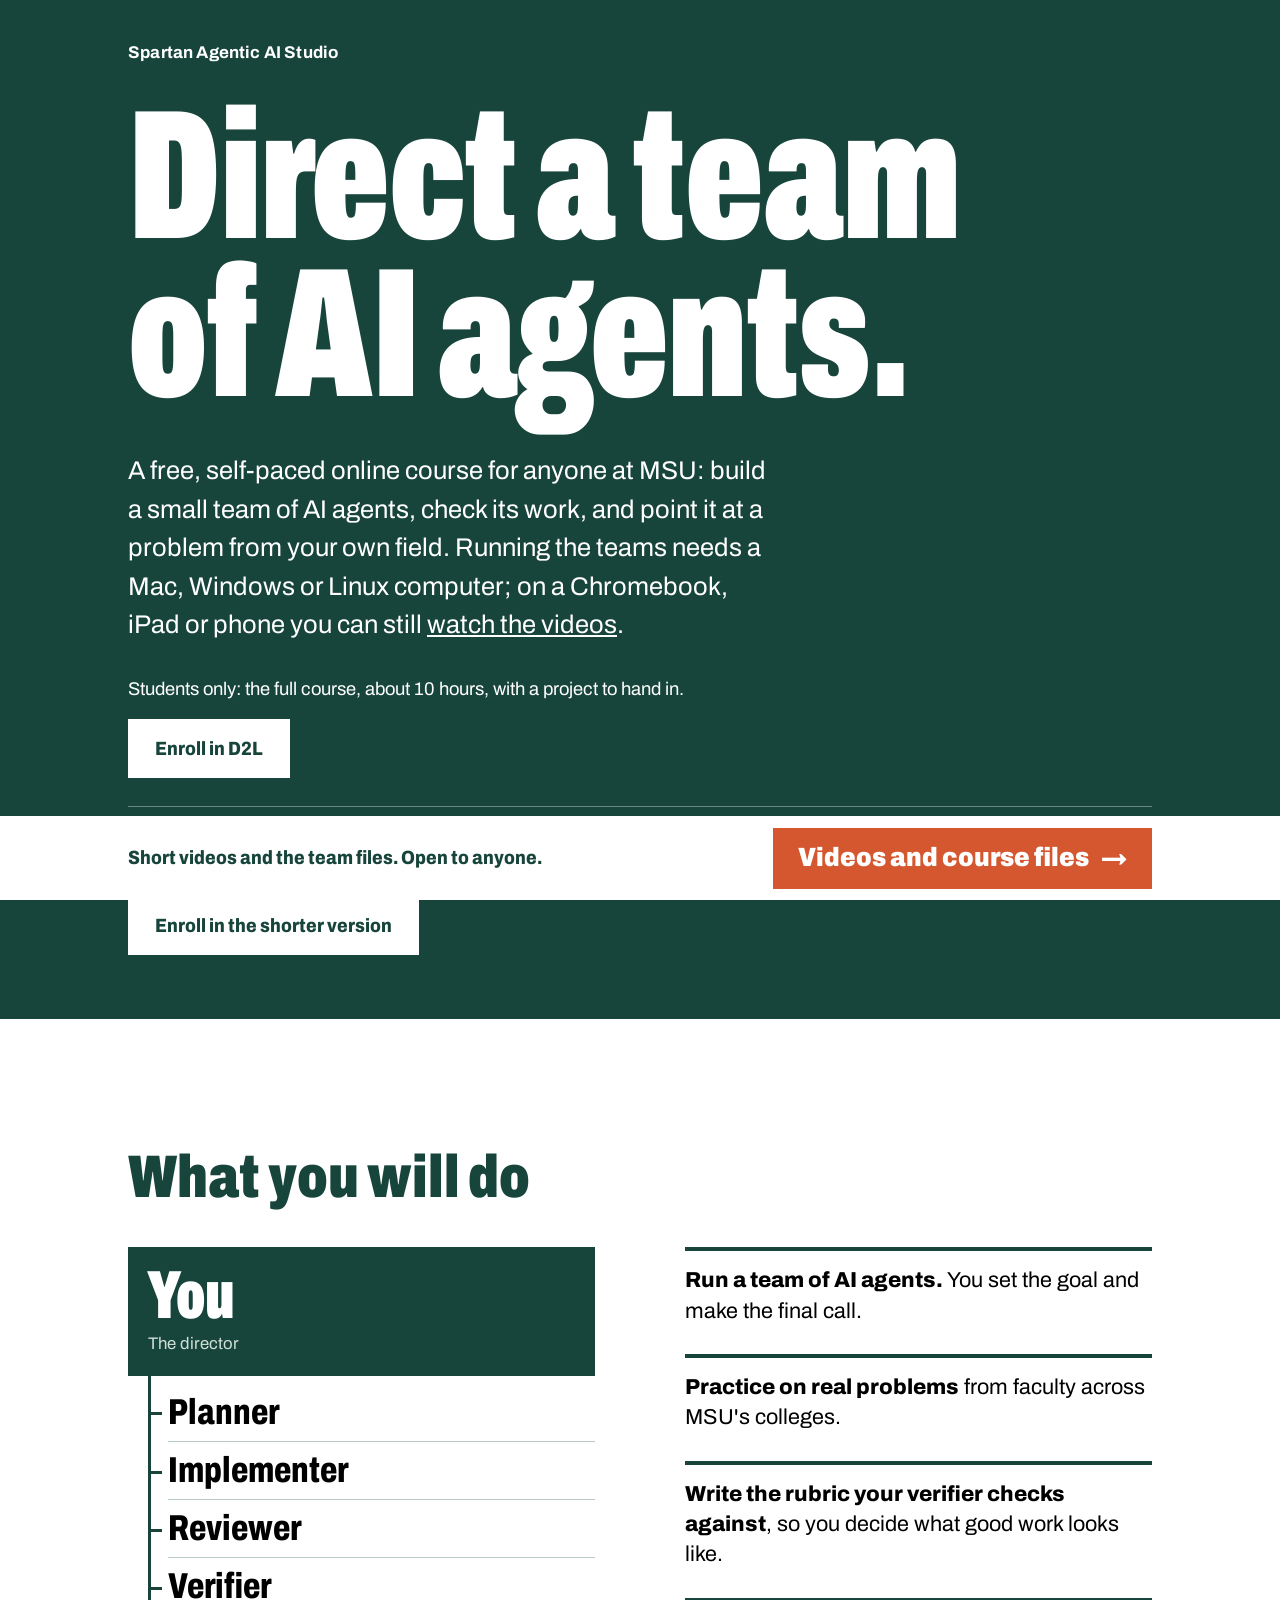
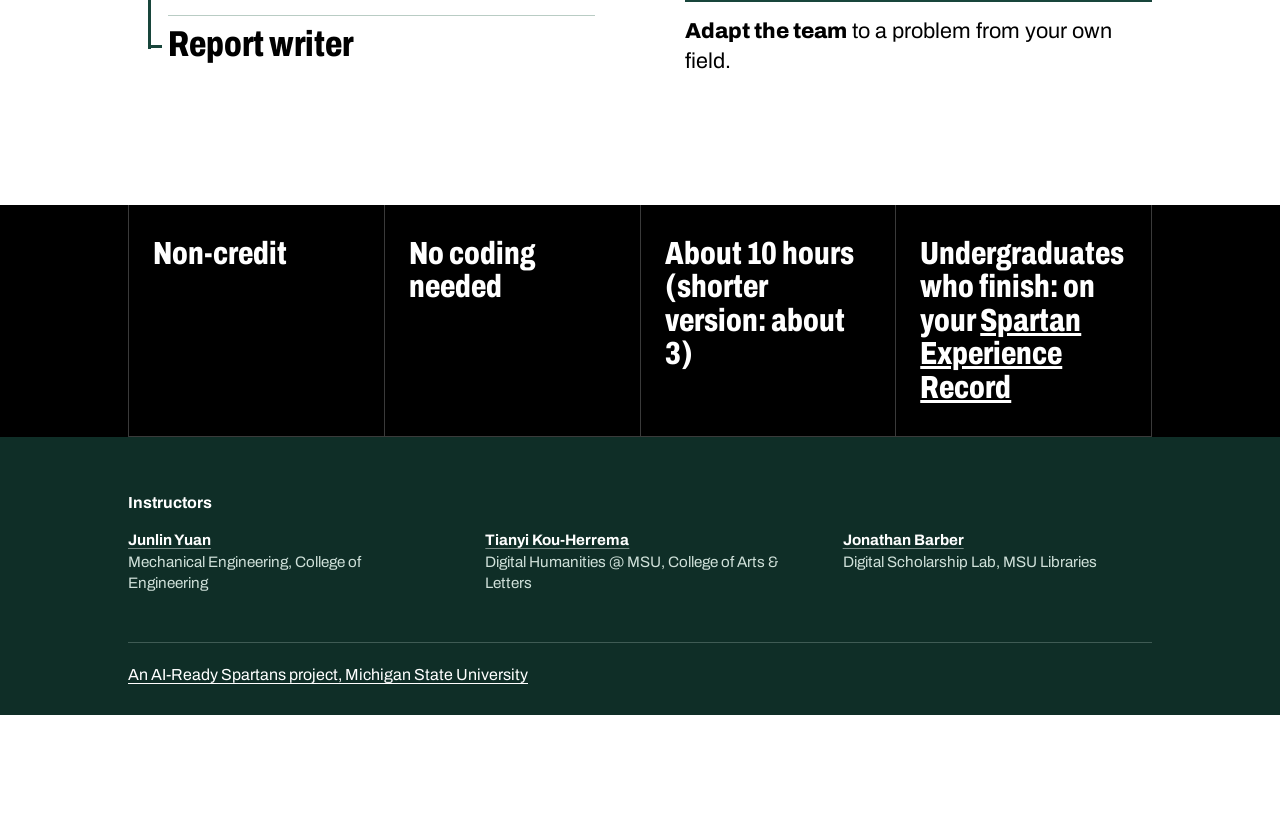
<file: index.html>
<!doctype html>
<html lang="en">
<head>
<meta charset="utf-8">
<meta name="viewport" content="width=device-width, initial-scale=1">
<title>Spartan Agentic AI Studio</title>
<meta name="description" content="A free, self-paced online course for MSU students in any major: build a small team of AI agents, check its work, and point it at a problem from your own field.">
<meta property="og:type" content="website">
<meta property="og:url" content="https://agentic-spartans.github.io/">
<meta property="og:title" content="Spartan Agentic AI Studio">
<meta property="og:description" content="Direct a team of AI agents. A free, self-paced online course for MSU students in any major.">
<meta name="theme-color" content="#18453B">
<link rel="icon" href="data:image/svg+xml,%3Csvg xmlns='http://www.w3.org/2000/svg' viewBox='0 0 16 16'%3E%3Crect width='16' height='16' fill='%2318453B'/%3E%3Crect x='3' y='3' width='10' height='3' fill='%23fff'/%3E%3Crect x='3' y='8' width='2' height='5' fill='%23fff'/%3E%3C/svg%3E">
<link rel="preconnect" href="https://fonts.googleapis.com">
<link rel="preconnect" href="https://fonts.gstatic.com" crossorigin>
<link rel="stylesheet" href="https://fonts.googleapis.com/css2?family=Archivo:wdth,wght@62..125,300..900&display=swap">
<style>
  :root {
    --green: #18453B;
    --green-deep: #0F2E27;
    --mist: #CFE0D9;
    --paper: #FFFFFF;
    --ink: #000000;
    --line: #B9CCC4;
    --gutter: clamp(16px, 5vw, 64px);
    --measure: 72rem;
  }
  * { box-sizing: border-box; }
  html { background: var(--paper); -webkit-text-size-adjust: 100%; }
  body {
    margin: 0;
    background: var(--paper);
    color: var(--ink);
    font-family: "Archivo", "Helvetica Neue", Arial, sans-serif;
    font-size: 1.125rem;
    line-height: 1.5;
  }
  .wrap { max-width: var(--measure); margin-inline: auto; padding-inline: var(--gutter); }
  a { color: inherit; }
  :focus-visible { outline: 3px solid currentColor; outline-offset: 4px; }

  /* Hero */
  .hero { background: var(--green); color: var(--paper); }
  .hero .wrap {
    min-height: min(100svh, 60rem);
    display: grid;
    grid-template-rows: auto 1fr auto;
    padding-block: clamp(20px, 4vw, 40px) clamp(32px, 6vw, 64px);
    gap: 2rem;
  }
  .name {
    margin: 0;
    font-weight: 700;
    font-stretch: 100%;
    font-size: 1.0625rem;
    letter-spacing: .01em;
  }
  .headline { align-self: center; }
  h1 {
    margin: 0;
    font-weight: 900;
    font-stretch: 62%;
    font-size: clamp(3.6rem, 15.5vw, 11.5rem);
    line-height: .86;
    letter-spacing: -.01em;
    text-wrap: balance;
  }
  h1 .line { display: block; }
  .lede {
    margin: clamp(1.75rem, 3vw, 2.75rem) 0 0;
    max-width: 40rem;
    font-size: clamp(1.2rem, 2vw, 1.6rem);
    line-height: 1.5;
  }
  .hero-foot { display: flex; flex-wrap: wrap; align-items: center; gap: 1rem 1.75rem; }
  .start { font-weight: 700; font-stretch: 88%; font-size: 1.25rem; }
  .also { flex: 0 0 100%; margin-top: .75rem; padding-top: 1.25rem; border-top: 1px solid rgba(255, 255, 255, .35); }
  .also.first { margin-top: 0; padding-top: 0; border-top: 0; }
  .also p { margin: 0 0 1rem; max-width: 40rem; font-size: 1.15rem; line-height: 1.45; }

  /* Enroll control */
  .enroll {
    display: inline-block;
    font: inherit;
    font-weight: 800;
    font-stretch: 88%;
    font-size: 1.2rem;
    line-height: 1;
    padding: 1.05rem 1.5rem;
    border: 3px solid var(--paper);
    background: var(--paper);
    color: var(--green);
    text-decoration: none;
    cursor: pointer;
  }
  a.enroll:hover { background: var(--mist); border-color: var(--mist); }
  .on-paper .enroll { border-color: var(--green); background: var(--green); color: var(--paper); }
  .on-paper a.enroll:hover { background: var(--green-deep); border-color: var(--green-deep); }

  /* Videos and course files: the one coral accent on the page */
  .go { display: inline-flex; align-items: center; gap: .7rem; font-weight: 900; font-stretch: 88%; font-size: clamp(1.35rem, 2.2vw, 1.65rem); line-height: 1; padding: 1.15rem 1.6rem; background: #D4572F; color: #FFFFFF; border: 3px solid #FFFFFF; text-decoration: none; }
  .go:hover { background: #B4441F; }
  .go span { transition: transform .2s ease; }
  @media (prefers-reduced-motion: no-preference) { .go:hover span { transform: translateX(4px); } }
  .dock { background: var(--paper); color: var(--green); border-top: 4px solid var(--green); padding-bottom: env(safe-area-inset-bottom); }
  .js .dock { position: fixed; left: 0; right: 0; bottom: 0; z-index: 10; }
  .dock .wrap { display: flex; align-items: center; justify-content: space-between; gap: 1.5rem; padding-block: .7rem; }
  .dock p { margin: 0; font-weight: 800; font-stretch: 88%; font-size: 1.2rem; }
  .dock .go { border-color: #D4572F; padding: .9rem 1.4rem; }
  .dock .go:hover { border-color: #B4441F; }
  .js body { padding-bottom: calc(var(--dock, 5.5rem) + 1rem); }
  html.js { scroll-padding-bottom: calc(var(--dock, 5.5rem) + 1rem); }
  .hero .wrap { min-height: min(calc(100svh - 5.5rem), 54rem); }
  @media (max-width: 760px) { .dock p { display: none; } .dock .go { width: 100%; justify-content: center; } .hero .wrap { min-height: calc(100svh - 5.2rem); } }

  .skip { position: absolute; left: .5rem; top: -4rem; z-index: 20; padding: .6rem 1rem; background: var(--paper); color: var(--green); font-weight: 800; }
  .skip:focus { top: .5rem; }
  .go:focus-visible, .coral:focus-visible { outline: 3px solid var(--mist); outline-offset: 3px; }
  .topbar .go:focus-visible, .topbar .coral:focus-visible, .dock .go:focus-visible, .dock .coral:focus-visible { outline-color: var(--green); }

  /* What you will do */
  .work { padding-block: clamp(56px, 10vw, 128px); }
  h2 {
    margin: 0 0 2.5rem;
    font-weight: 900;
    font-stretch: 75%;
    font-size: clamp(2.2rem, 5.5vw, 3.75rem);
    line-height: 1;
    color: var(--green);
  }
  .work-grid { display: grid; grid-template-columns: minmax(0, 1fr) minmax(0, 1fr); gap: clamp(40px, 7vw, 96px); align-items: start; }

  /* The agent team roster: the director above, five roles hanging off one line */
  .team { margin: 0; padding: 0; list-style: none; }
  .director {
    background: var(--green);
    color: var(--paper);
    padding: 1.1rem 1.25rem 1.2rem;
  }
  .director b { display: block; font-weight: 900; font-stretch: 62%; font-size: clamp(2.8rem, 7vw, 4.25rem); line-height: .9; }
  .director span { display: block; margin-top: .35rem; font-size: 1.05rem; color: var(--mist); }
  .roles { position: relative; margin: 0; padding: .5rem 0 0 2.5rem; list-style: none; }
  .roles::before {
    content: "";
    position: absolute;
    left: 1.25rem; top: 0; bottom: 1.55rem;
    width: 3px;
    background: var(--green);
    transform-origin: top;
  }
  .roles li {
    position: relative;
    padding: .55rem 0;
    font-weight: 800;
    font-stretch: 75%;
    font-size: clamp(1.6rem, 3.6vw, 2.25rem);
    line-height: 1.1;
    border-bottom: 1px solid var(--line);
  }
  .roles li:last-child { border-bottom: 0; }
  .roles li::before {
    content: "";
    position: absolute;
    left: -1.25rem; top: 50%;
    width: .9rem; height: 3px;
    background: var(--green);
  }

  .doing { margin: 0; padding: 0; list-style: none; display: grid; gap: 1.75rem; }
  .doing li { border-top: 4px solid var(--green); padding-top: .9rem; font-size: clamp(1.15rem, 1.8vw, 1.35rem); line-height: 1.4; }
  .doing b { font-weight: 800; }

  /* Facts */
  .facts-band { background: var(--ink); color: var(--paper); }
  .facts {
    margin: 0; padding: 0; list-style: none;
    display: grid;
    grid-template-columns: repeat(4, minmax(0, 1fr));
    border-left: 1px solid #3a3a3a;
  }
  .facts li {
    padding: clamp(20px, 3vw, 32px) clamp(14px, 2vw, 24px);
    border-right: 1px solid #3a3a3a;
    border-bottom: 1px solid #3a3a3a;
    font-weight: 800;
    font-stretch: 75%;
    font-size: clamp(1.4rem, 2.6vw, 2rem);
    line-height: 1.05;
    overflow-wrap: anywhere;
    hyphens: auto;
  }

  .close { padding-block: clamp(48px, 8vw, 96px); }
  .close .wrap { display: flex; flex-wrap: wrap; align-items: center; justify-content: space-between; gap: 1.5rem; }
  .close p { margin: 0; font-weight: 900; font-stretch: 62%; font-size: clamp(2.2rem, 6vw, 4rem); line-height: .95; color: var(--green); }
  .close .ser { flex-basis: 100%; max-width: 40rem; font-weight: 400; font-stretch: 100%; font-size: 1.125rem; line-height: 1.5; color: var(--ink); }
  .close .ser a { color: var(--green); text-underline-offset: 3px; }

  footer { background: var(--green-deep); color: var(--mist); }
  footer .wrap { padding-block: clamp(36px, 5vw, 56px) 1.75rem; font-size: 1rem; }
  footer a { color: var(--paper); text-underline-offset: 3px; }
  .instructors h2 { margin: 0 0 1rem; font-weight: 700; font-stretch: 100%; font-size: 1rem; line-height: 1.3; color: var(--paper); }
  .instructors ul { margin: 0; padding: 0; list-style: none; display: grid; grid-template-columns: repeat(3, minmax(0, 1fr)); gap: 1.25rem clamp(24px, 4vw, 48px); }
  .instructors li { font-size: .95rem; line-height: 1.4; }
  .instructors b { display: block; font-weight: 700; color: var(--paper); }
  .instructors b a { text-decoration-thickness: 1px; text-decoration-color: rgba(255, 255, 255, .45); }
  .instructors b a:hover { text-decoration-color: currentColor; }
  .sponsor { margin: clamp(32px, 5vw, 48px) 0 0; padding-top: 1.25rem; border-top: 1px solid rgba(207, 224, 217, .25); }

  /* Motion: only when JS runs and the reader allows it; content is visible by default */
  @media (prefers-reduced-motion: no-preference) {
    .js h1 .line { animation: rise .9s cubic-bezier(.2, .7, .1, 1) both; }
    .js h1 .line:nth-child(2) { animation-delay: .08s; }
    @keyframes rise { from { opacity: 0; transform: translateY(.35em); } }

    .js .team.pending .director,
    .js .team.pending .roles li { opacity: 0; transform: translateX(-12px); }
    .js .team.pending .roles::before { transform: scaleY(0); }
    .js .team .director,
    .js .team .roles li { transition: opacity .5s ease, transform .5s cubic-bezier(.2, .7, .1, 1); }
    .js .team .roles::before { transition: transform 1.1s cubic-bezier(.4, 0, .2, 1) .2s; }
    .js .team .roles li:nth-child(1) { transition-delay: .35s; }
    .js .team .roles li:nth-child(2) { transition-delay: .5s; }
    .js .team .roles li:nth-child(3) { transition-delay: .65s; }
    .js .team .roles li:nth-child(4) { transition-delay: .8s; }
    .js .team .roles li:nth-child(5) { transition-delay: .95s; }
  }

  @media (max-width: 760px) {
    .hero .wrap { min-height: 0 !important; grid-template-rows: auto auto auto; gap: 3rem; }
    body { font-size: 1.0625rem; }
    .work-grid { grid-template-columns: 1fr; }
    .facts-band .wrap { padding-inline: 0; }
    .facts { grid-template-columns: repeat(2, minmax(0, 1fr)); border-left: 0; }
    .facts li { padding-inline: var(--gutter); }
    .facts li:nth-child(2n) { border-right: 0; }
    .close .wrap { flex-direction: column; align-items: flex-start; }
    .instructors ul { grid-template-columns: 1fr; }
  }
</style>
<!-- analytics -->
<script defer src="https://stats-tsmlab.vercel.app/t.js" data-site="agentic-spartans"></script>
<!-- /analytics -->
</head>
<body>
<a class="skip" href="#content">Skip to content</a>
<script>document.documentElement.classList.add("js");</script>

<nav class="dock" aria-label="Course">
  <div class="wrap">
    <p>Short videos and the team files. Open to anyone.</p>
    <a class="go" href="course/">Videos and course files <span aria-hidden="true">&rarr;</span></a>
  </div>
</nav>
<header class="hero">
  <div class="wrap">
    <p class="name">Spartan Agentic AI Studio</p>
    <div class="headline">
      <h1><span class="line">Direct a team</span> <span class="line">of AI agents.</span></h1>
      <p class="lede">A free, self-paced online course for anyone at MSU: build a small team of AI agents, check its work, and point it at a problem from your own field. Running the teams needs a Mac, Windows or Linux computer; on a Chromebook, iPad or phone you can still <a href="course/">watch the videos</a>.</p>
    </div>
    <div class="hero-foot">
      <div class="also first">
        <p>Students only: the full course, about 10 hours, with a project to hand in.</p>
        <a class="enroll" href="https://apps.d2l.msu.edu/selfenroll/course/2752428" aria-label="Enroll in D2L, students only">Enroll in D2L</a>
      </div>
      <div class="also">
        <p>Graduate students, postdocs, faculty and staff: a shorter version, about 3 hours, with no project to hand in.</p>
        <a class="enroll" href="https://apps.d2l.msu.edu/selfenroll/course/2769339" aria-label="Enroll in the shorter version, for graduate students, postdocs, faculty and staff">Enroll in the shorter version</a>
      </div>
    </div>
  </div>
</header>

<main id="content" tabindex="-1">
  <section class="work" aria-labelledby="work-title">
    <div class="wrap">
      <h2 id="work-title">What you will do</h2>
      <div class="work-grid">
        <div class="team pending" role="group" aria-label="Your agent team">
          <div class="director"><b>You</b><span>The director</span></div>
          <ul class="roles" role="list">
            <li>Planner</li>
            <li>Implementer</li>
            <li>Reviewer</li>
            <li>Verifier</li>
            <li>Report writer</li>
          </ul>
        </div>
        <ul class="doing" role="list">
          <li><b>Run a team of AI agents.</b> You set the goal and make the final call.</li>
          <li><b>Practice on real problems</b> from faculty across MSU's colleges.</li>
          <li><b>Write the rubric your verifier checks against</b>, so you decide what good work looks like.</li>
          <li><b>Adapt the team</b> to a problem from your own field.</li>
        </ul>
      </div>
    </div>
  </section>

  <section class="facts-band" aria-label="Course facts">
    <div class="wrap">
      <ul class="facts" role="list">
        <li>Non-credit</li>
        <li>No coding needed</li>
        <li>About 10 hours (shorter version: about 3)</li>
        <li>Undergraduates who finish: on your <a href="https://undergrad.msu.edu/programs/ser">Spartan Experience Record</a></li>
      </ul>
    </div>
  </section>

</main>

<footer>
  <div class="wrap">
    <section class="instructors" aria-labelledby="instructors-title">
      <h2 id="instructors-title">Instructors</h2>
      <ul>
        <li><b><a href="https://engineering.msu.edu/directory/faculty/junlin">Junlin Yuan</a></b>Mechanical Engineering, College of Engineering</li>
        <li><b><a href="https://directory.cal.msu.edu/koutiany/">Tianyi Kou-Herrema</a></b>Digital Humanities @ MSU, College of Arts &amp; Letters</li>
        <li><b><a href="https://lib.msu.edu/staff/barber85">Jonathan Barber</a></b>Digital Scholarship Lab, MSU Libraries</li>
      </ul>
    </section>
    <p class="sponsor"><a href="https://ai.msu.edu/ai-ready">An AI-Ready Spartans project, Michigan State University</a></p>
  </div>
</footer>

<script>
  // Assemble the team roster once it scrolls into view.
  (function () {
    const team = document.querySelector(".team");
    if (!team) return;
    if (!("IntersectionObserver" in window)) { team.classList.remove("pending"); return; }
    const io = new IntersectionObserver(function (entries) {
      entries.forEach(function (e) {
        if (e.isIntersecting) { team.classList.remove("pending"); io.disconnect(); }
      });
    }, { threshold: 0.35 });
    io.observe(team);
  })();
</script>
<script>(function () { var d = document.querySelector(".dock"); if (!d) return; function f() { document.documentElement.style.setProperty("--dock", d.offsetHeight + "px"); } f(); if (document.fonts) document.fonts.ready.then(f); if (window.ResizeObserver) new ResizeObserver(f).observe(d); else window.addEventListener("resize", f); })();</script>
</body>
</html>
</file>
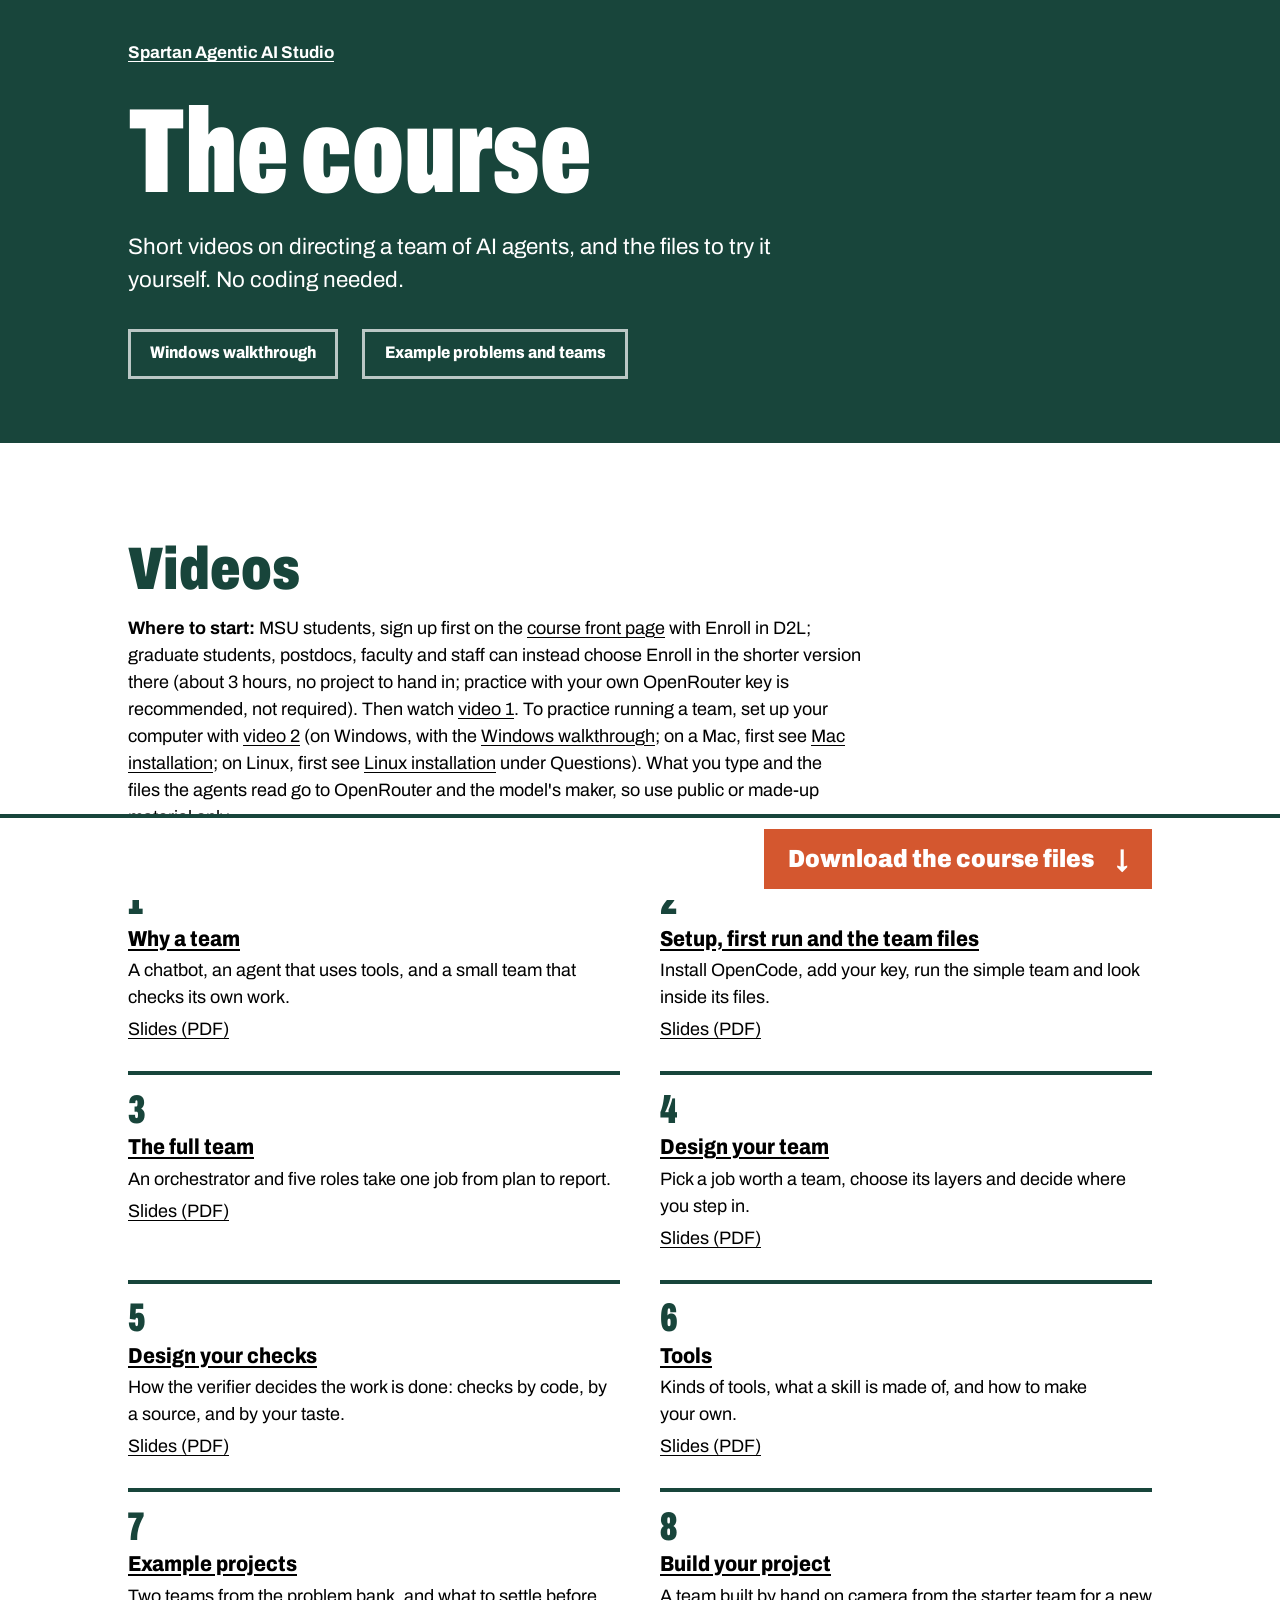
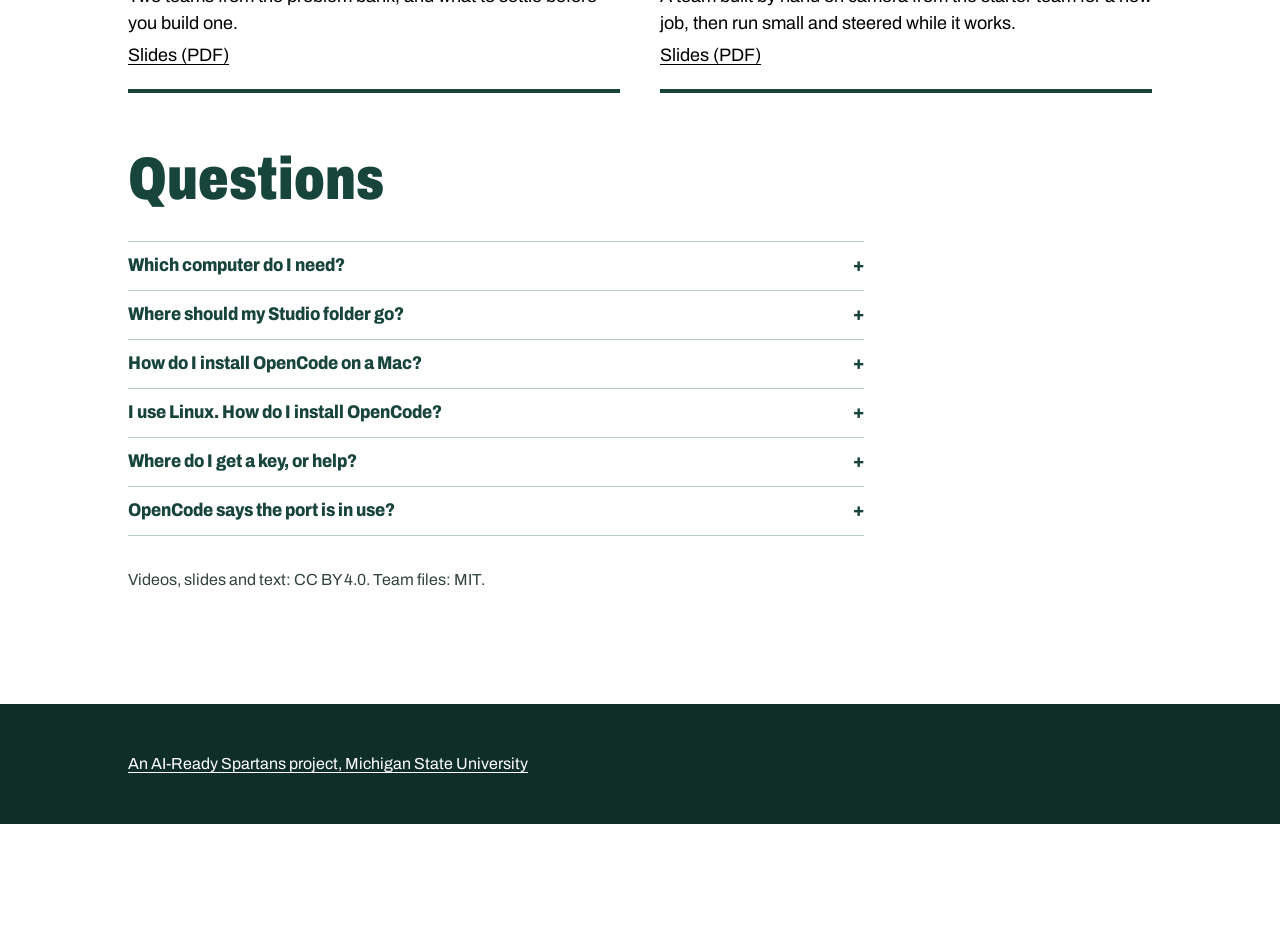
<file: course/index.html>
<!doctype html>
<html lang="en">
<head>
<meta charset="utf-8">
<meta name="viewport" content="width=device-width, initial-scale=1">
<title>Course | Spartan Agentic AI Studio</title>
<meta name="description" content="The videos and the course files of the Spartan Agentic AI Studio. Free to watch and reuse.">
<meta name="theme-color" content="#18453B">
<link rel="icon" href="data:image/svg+xml,%3Csvg xmlns='http://www.w3.org/2000/svg' viewBox='0 0 16 16'%3E%3Crect width='16' height='16' fill='%2318453B'/%3E%3Crect x='3' y='3' width='10' height='3' fill='%23fff'/%3E%3Crect x='3' y='8' width='2' height='5' fill='%23fff'/%3E%3C/svg%3E">
<link rel="preconnect" href="https://fonts.googleapis.com">
<link rel="preconnect" href="https://fonts.gstatic.com" crossorigin>
<link rel="stylesheet" href="https://fonts.googleapis.com/css2?family=Archivo:wdth,wght@62..125,300..900&display=swap">
<style>
  :root { --green: #18453B; --green-deep: #0F2E27; --mist: #CFE0D9; --paper: #FFFFFF; --ink: #000000; --line: #B9CCC4; --gutter: clamp(16px, 5vw, 64px); --measure: 72rem; }
  * { box-sizing: border-box; }
  html { background: var(--paper); -webkit-text-size-adjust: 100%; }
  body { margin: 0; background: var(--paper); color: var(--ink); font-family: "Archivo", "Helvetica Neue", Arial, sans-serif; font-size: 1.125rem; line-height: 1.5; }
  .wrap { max-width: var(--measure); margin-inline: auto; padding-inline: var(--gutter); }
  a { color: inherit; text-underline-offset: 3px; }
  :focus-visible { outline: 3px solid currentColor; outline-offset: 4px; }
  .hero { background: var(--green); color: var(--paper); }
  .hero .wrap { padding-block: clamp(20px, 4vw, 40px) clamp(32px, 6vw, 64px); }
  .crumbs { margin: 0 0 2rem; font-weight: 700; font-size: 1.0625rem; }
  h1 { margin: 0; font-weight: 900; font-stretch: 62%; font-size: clamp(3.2rem, 11vw, 7.5rem); line-height: .9; }
  .lede { margin: 1.5rem 0 0; max-width: 42rem; font-size: clamp(1.15rem, 1.8vw, 1.4rem); }
  .get { display: flex; flex-wrap: wrap; gap: 1rem 1.5rem; align-items: center; margin-top: 2rem; }
  .button { display: inline-block; font-weight: 800; font-stretch: 88%; font-size: 1.2rem; line-height: 1; padding: 1.05rem 1.5rem; border: 3px solid var(--paper); background: var(--paper); color: var(--green); text-decoration: none; }
  .button:hover { background: var(--mist); border-color: var(--mist); }
  .button.ghost { background: transparent; color: var(--paper); border-color: rgba(255, 255, 255, .7); font-size: 1.05rem; padding: .85rem 1.2rem; }
  .button.ghost:hover { background: var(--paper); color: var(--green); border-color: var(--paper); }
  main .wrap { padding-block: clamp(48px, 8vw, 96px); }
  h1, h2, h3, .act, .card .name { text-wrap: balance; }
  p, li { text-wrap: pretty; }
  h2 { margin: 0 0 2rem; font-weight: 900; font-stretch: 75%; font-size: clamp(2.2rem, 5.5vw, 3.75rem); line-height: 1; color: var(--green); }
  .videos { margin: 0; padding: 0; list-style: none; display: grid; grid-template-columns: repeat(auto-fill, minmax(min(100%, 20rem), 1fr)); gap: 1.75rem 2.5rem; }
  .videos li { border-top: 4px solid var(--green); padding-top: .9rem; scroll-margin-top: 1rem; }
  .videos li:target { background: var(--mist); }
  .videos li:nth-last-child(-n+2) { border-bottom: 4px solid var(--green); padding-bottom: 1.25rem; }
  @media (max-width: 47rem) { .videos li:nth-last-child(2) { border-bottom: 0; padding-bottom: 0; } }
  .videos .num { display: block; font-weight: 900; font-stretch: 62%; font-size: 2.5rem; line-height: 1; color: var(--green); }
  .videos h3 { margin: .35rem 0 .3rem; font-weight: 800; font-stretch: 88%; font-size: 1.35rem; line-height: 1.2; }
  .videos p { margin: 0; }
  .start-here { margin: -1rem 0 2rem; max-width: 46rem; }
  .videos .slides { margin-top: .3rem; }
  .vgroup { margin: 2rem 0 .4rem; font-weight: 800; font-stretch: 88%; font-size: 1.5rem; }
  .vgroup-lead { margin: 0 0 1.25rem; max-width: 46rem; }
  .videos .soon { color: #4A5A55; font-style: italic; }
  #faq { margin-top: 3.5rem; }
  .faq { max-width: 46rem; border-bottom: 1px solid var(--line); }
  .faq details { border-top: 1px solid var(--line); }
  .faq summary { display: flex; align-items: center; min-height: 48px; padding-block: .5rem; font-weight: 800; font-stretch: 88%; font-size: 1.15rem; color: var(--green); cursor: pointer; }
  .faq summary::-webkit-details-marker { display: none; }
  .faq summary { list-style: none; }
  .faq summary::after { content: "+" / ""; margin-left: auto; padding-left: 1rem; font-weight: 900; }
  .faq details[open] summary::after { content: "\2212" / ""; }
  .faq p { margin: 0 0 1rem; overflow-wrap: anywhere; }
  .license { margin-top: 2rem; font-size: 1rem; color: #33443F; }
  footer { background: var(--green-deep); color: var(--mist); }
  footer .wrap { padding-block: 2rem; font-size: 1rem; }
  footer a { color: var(--paper); }

  html.js { scroll-padding-bottom: calc(var(--dock, 5.5rem) + 1rem); }
  .js body { padding-bottom: calc(var(--dock, 5.5rem) + 1.5rem); }
  .skip { position: absolute; left: .5rem; top: -4rem; z-index: 20; padding: .6rem 1rem; background: var(--paper); color: var(--green); font-weight: 800; }
  .skip:focus { top: .5rem; }
  .vh { position: absolute; width: 1px; height: 1px; overflow: hidden; clip: rect(0 0 0 0); white-space: nowrap; }
  .dock { background: var(--paper); color: var(--green); border-top: 4px solid var(--green); padding-bottom: env(safe-area-inset-bottom); }
  .js .dock { position: fixed; left: 0; right: 0; bottom: 0; z-index: 10; }
  .dock .wrap { display: flex; align-items: center; justify-content: flex-end; padding-block: .7rem; }
  .coral { display: inline-flex; align-items: center; gap: .7rem; font-weight: 900; font-stretch: 88%; font-size: clamp(1.3rem, 2.1vw, 1.55rem); line-height: 1; padding: .9rem 1.3rem; background: #D4572F; color: #FFFFFF; border: 3px solid #D4572F; text-decoration: none; }
  .coral:hover { background: #B4441F; border-color: #B4441F; }
  .coral:focus-visible { outline: 3px solid var(--green); outline-offset: 3px; }
  @media (max-width: 760px) { .coral { width: 100%; justify-content: center; } }
</style>
<script defer src="https://stats-tsmlab.vercel.app/t.js" data-site="agentic-spartans"></script>
</head>
<body>
<script>document.documentElement.classList.add("js");</script>
<a class="skip" href="#content">Skip to content</a>
<nav class="dock" aria-label="Course files">
  <div class="wrap">
    <a class="coral" href="https://github.com/agentic-spartans/agentic-spartans-course/releases/download/release/2026-11-10-7/AgentTeams_V5_2026-11-10-7.zip">Download the course files<span class="vh"> (ZIP file)</span> <span aria-hidden="true">&darr;</span></a>
  </div>
</nav>
<header class="hero">
  <div class="wrap">
    <p class="crumbs"><a href="../">Spartan Agentic AI Studio</a></p>
    <h1>The course</h1>
    <p class="lede">Short videos on directing a team of AI agents, and the files to try it yourself. No coding needed.</p>
    <div class="get">
      <a class="button ghost" href="windows/">Windows walkthrough</a>
      <a class="button ghost" href="../problems/">Example problems and teams</a>
    </div>
  </div>
</header>

<main id="content" tabindex="-1">
  <div class="wrap">
    <h2>Videos</h2>
    <p class="start-here"><b>Where to start:</b> MSU students, sign up first on the <a href="../">course front page</a> with Enroll in D2L; graduate students, postdocs, faculty and staff can instead choose Enroll in the shorter version there (about 3 hours, no project to hand in; practice with your own OpenRouter key is recommended, not required). Then watch <a href="#video-1">video 1</a>. To practice running a team, set up your computer with <a href="#video-2">video 2</a> (on Windows, with the <a href="windows/">Windows walkthrough</a>; on a Mac, first see <a href="#install">Mac installation</a>; on Linux, first see <a href="#linux">Linux installation</a> under Questions). What you type and the files the agents read go to OpenRouter and the model's maker, so use public or made-up material only.</p>
    <ol class="videos" role="list">
      <li id="video-1"><span class="num">1</span><h3><a href="https://mediaspace.msu.edu/media/t/1_isvdn48i">Why a team</a></h3><p>A chatbot, an agent that uses tools, and a small team that checks its own work.</p><p class="slides"><a href="slides/video01_why-a-team.pdf">Slides (PDF)</a></p></li>
      <li id="video-2"><span class="num">2</span><h3><a href="https://mediaspace.msu.edu/media/t/1_2mfxu8ig">Setup, first run and the team files</a></h3><p>Install OpenCode, add your key, run the simple team and look inside its files.</p><p class="slides"><a href="slides/video02_setup.pdf">Slides (PDF)</a></p></li>
      <li id="video-3"><span class="num">3</span><h3><a href="https://mediaspace.msu.edu/media/t/1_wbegbfar">The full team</a></h3><p>An orchestrator and five roles take one job from plan to report.</p><p class="slides"><a href="slides/video03_full-team.pdf">Slides (PDF)</a></p></li>
      <li id="video-4"><span class="num">4</span><h3><a href="https://mediaspace.msu.edu/media/t/1_mu30olx4">Design your team</a></h3><p>Pick a job worth a team, choose its layers and decide where you step in.</p><p class="slides"><a href="slides/video04_design-your-team.pdf">Slides (PDF)</a></p></li>
      <li id="video-5"><span class="num">5</span><h3><a href="https://mediaspace.msu.edu/media/t/1_98p15qjl">Design your checks</a></h3><p>How the verifier decides the work is done: checks by code, by a source, and by your taste.</p><p class="slides"><a href="slides/video05_design-your-checks.pdf">Slides (PDF)</a></p></li>
      <li id="video-6"><span class="num">6</span><h3><a href="https://mediaspace.msu.edu/media/t/1_9esax8zz">Tools</a></h3><p>Kinds of tools, what a skill is made of, and how to make your own.</p><p class="slides"><a href="slides/video06_tools.pdf">Slides (PDF)</a></p></li>
      <li id="video-7"><span class="num">7</span><h3><a href="https://mediaspace.msu.edu/media/t/1_lliljrbz">Example projects</a></h3><p>Two teams from the problem bank, and what to settle before you build one.</p><p class="slides"><a href="slides/video07_example-projects.pdf">Slides (PDF)</a></p></li>
      <li id="video-8"><span class="num">8</span><h3><a href="https://mediaspace.msu.edu/media/t/1_c2iyooon">Build your project</a></h3><p>A team built by hand on camera from the starter team for a new job, then run small and steered while it works.</p><p class="slides"><a href="slides/video08_build-your-project.pdf">Slides (PDF)</a></p></li>
    </ol>

    <h2 id="faq">Questions</h2>
    <div class="faq">
      <details id="computer"><summary>Which computer do I need?</summary><p>A Mac, Windows or Linux computer you may install programs on. OpenCode has no Chromebook or iPad version. Without one you can still <a href="#video-1">watch the videos</a> and <a href="../problems/">read the example problems</a>.</p></details>
      <details id="folder"><summary>Where should my Studio folder go?</summary><p>Make a folder named Studio in your home folder (the one with your name; on a Mac, open Finder and press Shift-Command-H) and unzip the course files into it (on a Mac, move the zip into Studio, then double-click it there). Not in Desktop, Documents, Downloads, OneDrive or iCloud: there your computer may ask OpenCode for extra permissions and a sync service can get in the way.</p></details>
      <details id="install"><summary>How do I install OpenCode on a Mac?</summary><p>Download the OpenCode desktop app from <a href="https://opencode.ai/desktop">opencode.ai/desktop</a>: macOS (Apple Silicon) for a Mac with an M chip, macOS (Intel) for an older Mac (Apple menu › About This Mac shows the chip). Open the downloaded file, then drag OpenCode into Applications. If it will not open, click Open Anyway in System Settings › Privacy &amp; Security. Then follow <a href="#video-2">video 2</a> from adding your key (at 0:40).</p></details>
      <details id="linux"><summary>I use Linux. How do I install OpenCode?</summary><p>Download the OpenCode desktop .deb file (Ubuntu, Debian) or .rpm file (Fedora) from <a href="https://opencode.ai/desktop">opencode.ai/desktop</a> (x64 for most laptops) and double-click it to install it. Then follow <a href="#video-2">video 2</a> from adding your key (at 0:40).</p></details>
      <details id="key"><summary>Where do I get a key, or help?</summary><p>Student course: your key, with credit already on it, is on the Get your key page in Module 1 of the course in D2L (sign up on the <a href="../">course front page</a>); you pay nothing. Shorter version and anyone else: make an account on <a href="https://openrouter.ai">openrouter.ai</a>, buy credit, then make a key and give it a spending limit; in the shorter version a key is recommended for practice, not required. Without credit, the first run fails.</p></details>
      <details id="port"><summary>OpenCode says the port is in use?</summary><p>Close its other windows and try again.</p></details>
    </div>
    <p class="license">Videos, slides and text: CC BY 4.0. Team files: MIT.</p>
  </div>
</main>

<footer>
  <div class="wrap">
    <p><a href="https://ai.msu.edu/ai-ready">An AI-Ready Spartans project, Michigan State University</a></p>
  </div>
</footer>
<script>(function () { var d = document.querySelector(".dock"); if (!d) return; function f() { document.documentElement.style.setProperty("--dock", d.offsetHeight + "px"); } f(); if (document.fonts) document.fonts.ready.then(f); if (window.ResizeObserver) new ResizeObserver(f).observe(d); else window.addEventListener("resize", f); })();</script>
</body>
</html>
</file>
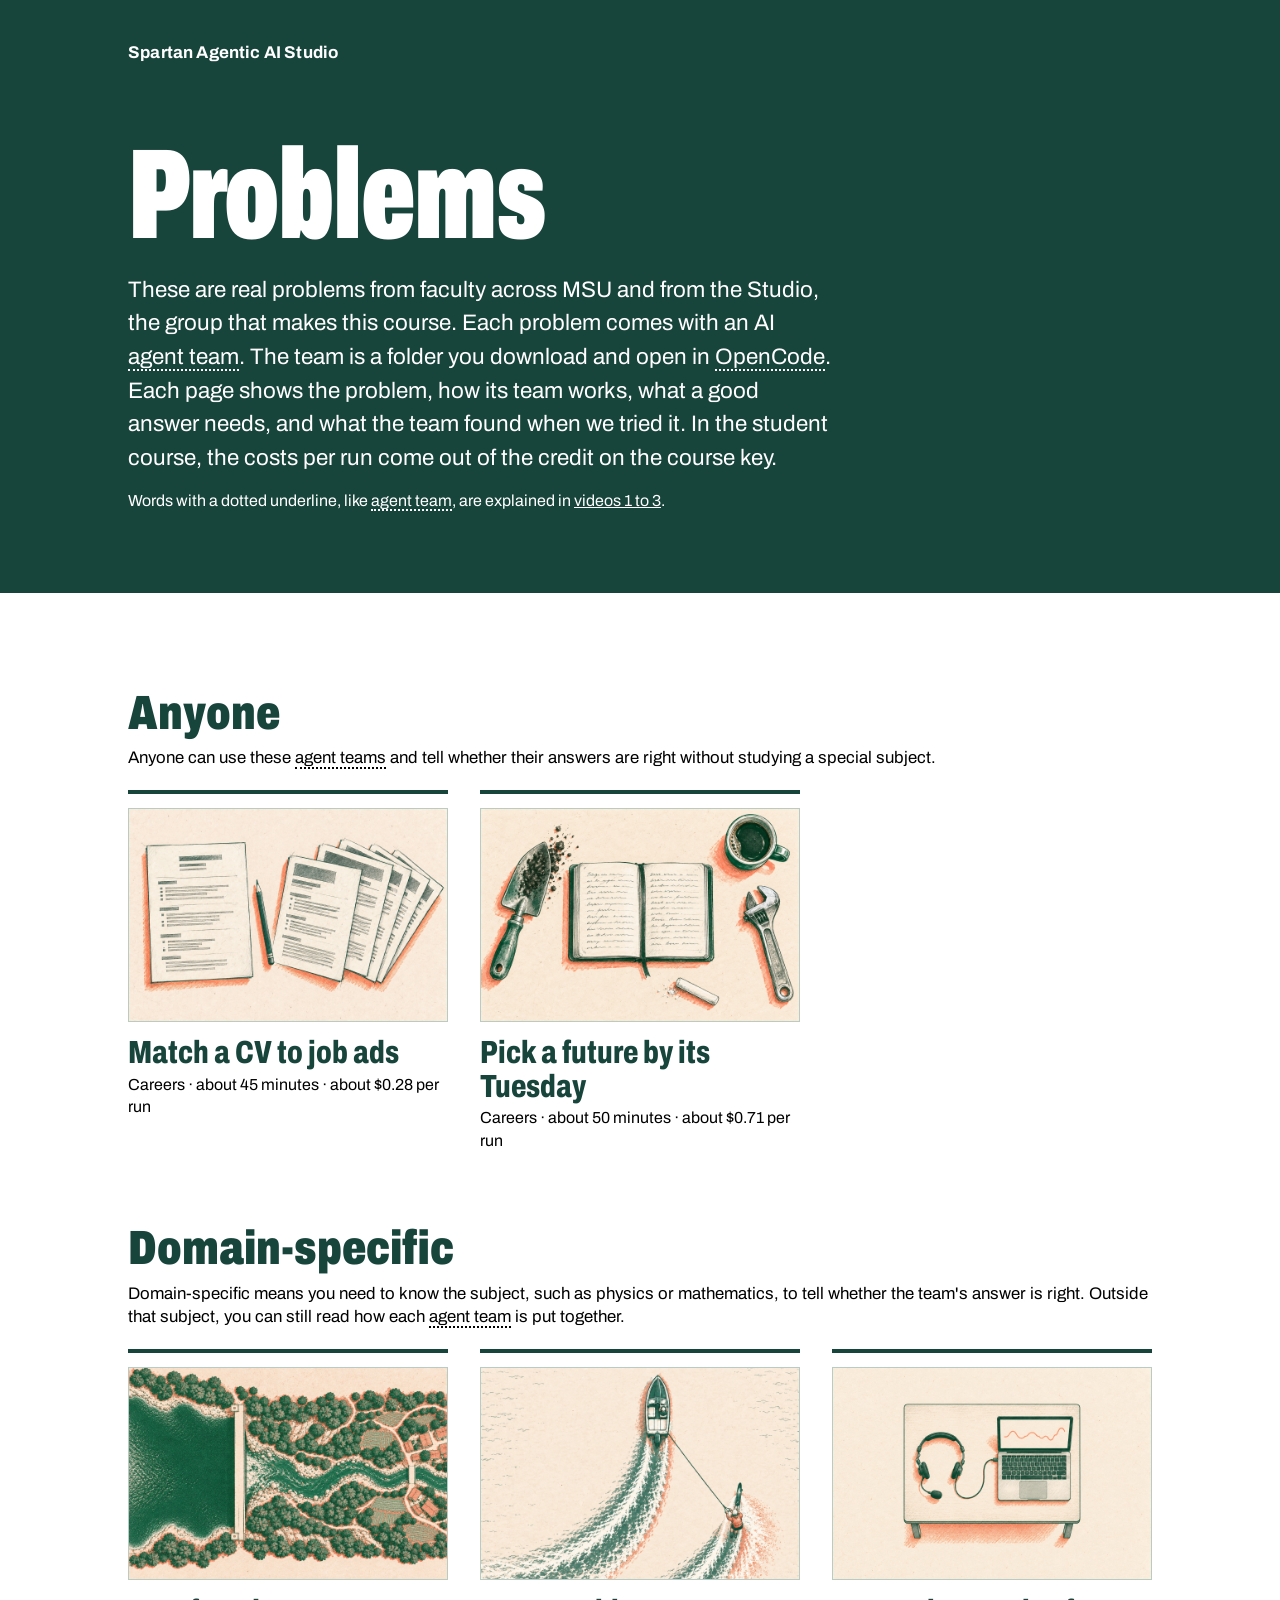
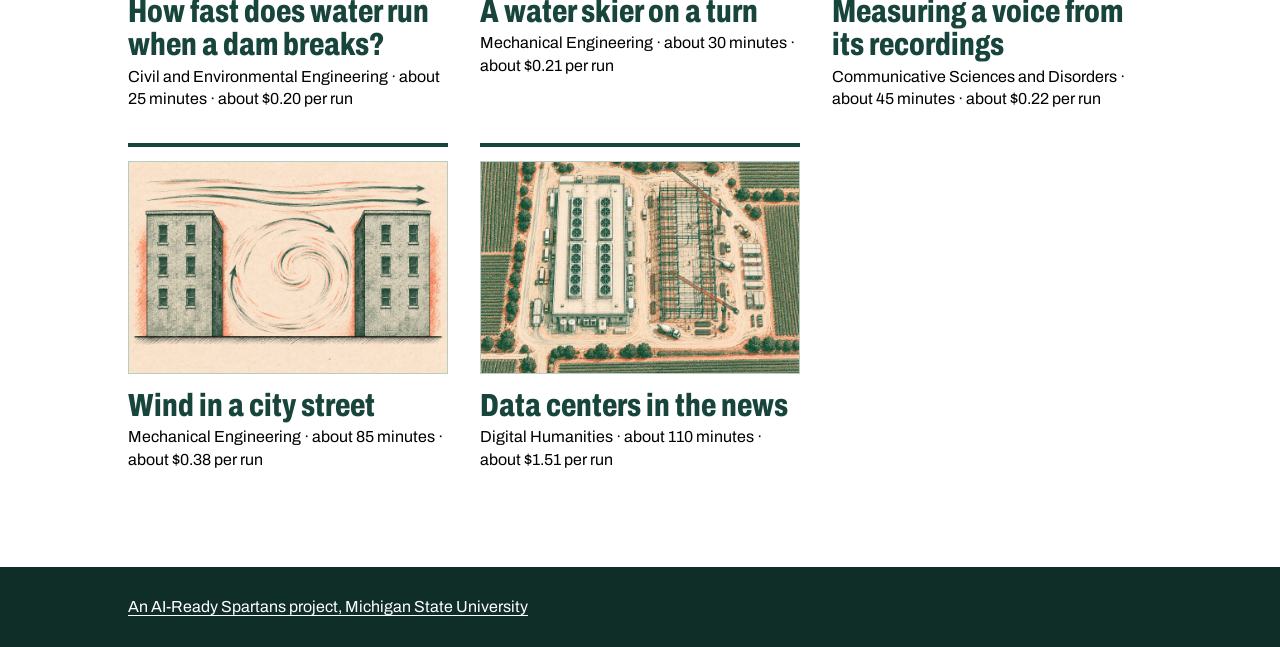
<file: problems/index.html>
<!doctype html>
<html lang="en">
<head>
<meta charset="utf-8">
<meta name="viewport" content="width=device-width, initial-scale=1">
<title>Problems | Spartan Agentic AI Studio</title>
<meta name="description" content="Problems contributed by faculty across MSU, each with an AI agent team you can download.">
<meta name="theme-color" content="#18453B">
<link rel="icon" href="data:image/svg+xml,%3Csvg xmlns='http://www.w3.org/2000/svg' viewBox='0 0 16 16'%3E%3Crect width='16' height='16' fill='%2318453B'/%3E%3Crect x='3' y='3' width='10' height='3' fill='%23fff'/%3E%3Crect x='3' y='8' width='2' height='5' fill='%23fff'/%3E%3C/svg%3E">
<link rel="preconnect" href="https://fonts.googleapis.com">
<link rel="preconnect" href="https://fonts.gstatic.com" crossorigin>
<link rel="stylesheet" href="https://fonts.googleapis.com/css2?family=Archivo:wdth,wght@62..125,300..900&display=swap">
<link rel="stylesheet" href="style.css">
<script defer src="https://stats-tsmlab.vercel.app/t.js" data-site="agentic-spartans"></script>
</head>
<body>
<header class="hero">
  <div class="wrap">
    <p class="crumbs"><a href="../">Spartan Agentic AI Studio</a></p>
    <h1>Problems</h1>
    <p class="lede">These are real problems from faculty across MSU and from the Studio, the group that makes this course. Each problem comes with an AI <span class="course-term">agent team</span>. The team is a folder you download and open in <span class="course-term">OpenCode</span>. Each page shows the problem, how its team works, what a good answer needs, and what the team found when we tried it. In the student course, the costs per run come out of the credit on the course key.</p>
    <p class="course-note">Words with a dotted underline, like <span class="course-term">agent team</span>, are explained in <a href="https://agentic-spartans.github.io/course/#video-1">videos 1 to 3</a>.</p>
  </div>
</header>

<main class="listing">
  <div class="wrap">
  <section class="group">
  <h2>Anyone</h2>
  <p class="group-lead">Anyone can use these <span class="course-term">agent teams</span> and tell whether their answers are right without studying a special subject.</p>
  <ul class="cards">
    <li class="card"><a href="cv-job-match/">
      <img src="cv-job-match/cartoon.png" width="1536" height="1024" alt="">
      <h3>Match a CV to job ads</h3>
      <p>Careers · about 45 minutes · about $0.28 per run</p>
    </a></li>
    <li class="card"><a href="tuesday-jobs/">
      <img src="tuesday-jobs/cartoon.png" width="1536" height="1024" alt="">
      <h3>Pick a future by its Tuesday</h3>
      <p>Careers · about 50 minutes · about $0.71 per run</p>
    </a></li>
  </ul>
  </section>
  <section class="group">
  <h2>Domain-specific</h2>
  <p class="group-lead">Domain-specific means you need to know the subject, such as physics or mathematics, to tell whether the team&#x27;s answer is right. Outside that subject, you can still read how each <span class="course-term">agent team</span> is put together.</p>
  <ul class="cards">
    <li class="card"><a href="dam-break/">
      <img src="dam-break/cartoon.png" width="1536" height="1024" alt="">
      <h3>How fast does water run when a dam breaks?</h3>
      <p>Civil and Environmental Engineering · about 25 minutes · about $0.20 per run</p>
    </a></li>
    <li class="card"><a href="water-skier/">
      <img src="water-skier/cartoon.png" width="1536" height="1024" alt="">
      <h3>A water skier on a turn</h3>
      <p>Mechanical Engineering · about 30 minutes · about $0.21 per run</p>
    </a></li>
    <li class="card"><a href="voice/">
      <img src="voice/cartoon.png" width="1536" height="1024" alt="">
      <h3>Measuring a voice from its recordings</h3>
      <p>Communicative Sciences and Disorders · about 45 minutes · about $0.22 per run</p>
    </a></li>
    <li class="card"><a href="cavity-city-airflow/">
      <img src="cavity-city-airflow/cartoon.png" width="1536" height="1024" alt="">
      <h3>Wind in a city street</h3>
      <p>Mechanical Engineering · about 85 minutes · about $0.38 per run</p>
    </a></li>
    <li class="card"><a href="data-centers/">
      <img src="data-centers/cartoon.png" width="1536" height="1024" alt="">
      <h3>Data centers in the news</h3>
      <p>Digital Humanities · about 110 minutes · about $1.51 per run</p>
    </a></li>
  </ul>
  </section>
  </div>
</main>

<footer>
  <div class="wrap">
    <p class="sponsor"><a href="https://ai.msu.edu/ai-ready">An AI-Ready Spartans project, Michigan State University</a></p>
  </div>
</footer>
</body>
</html>
</file>
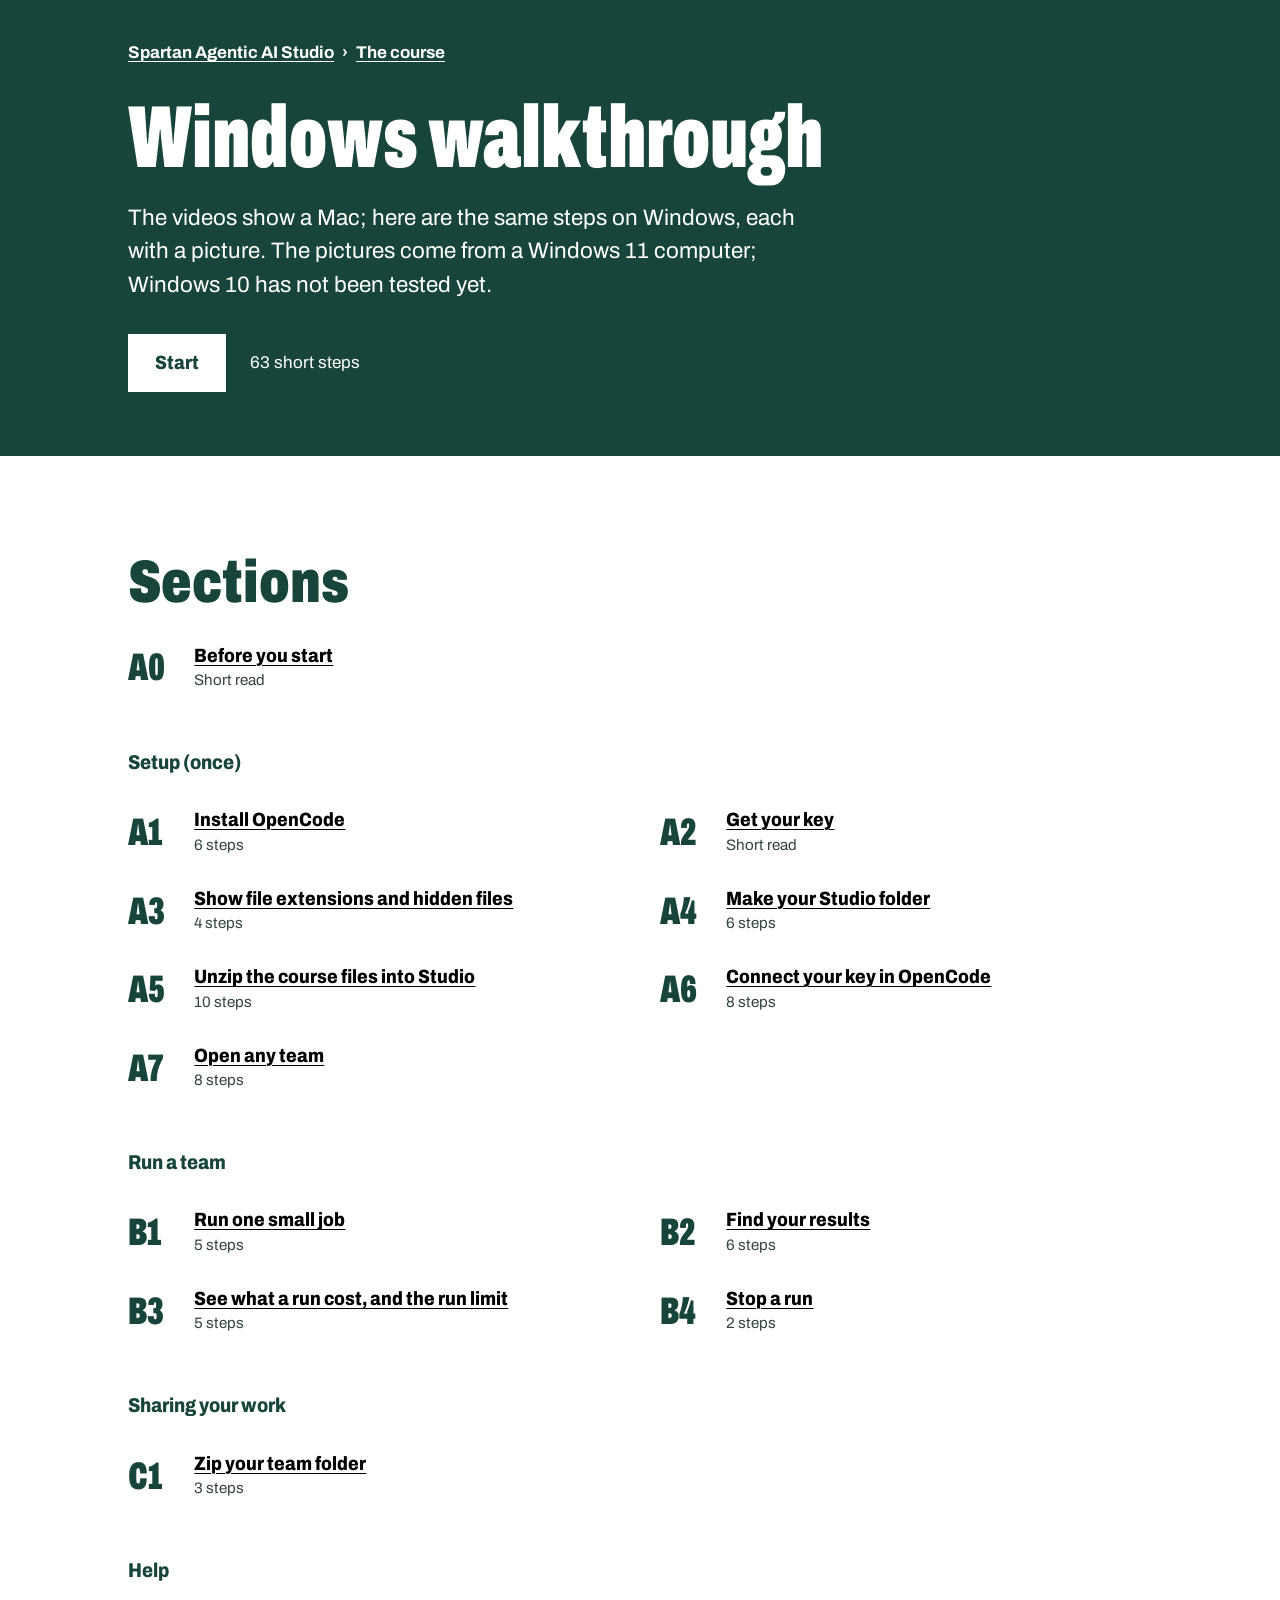
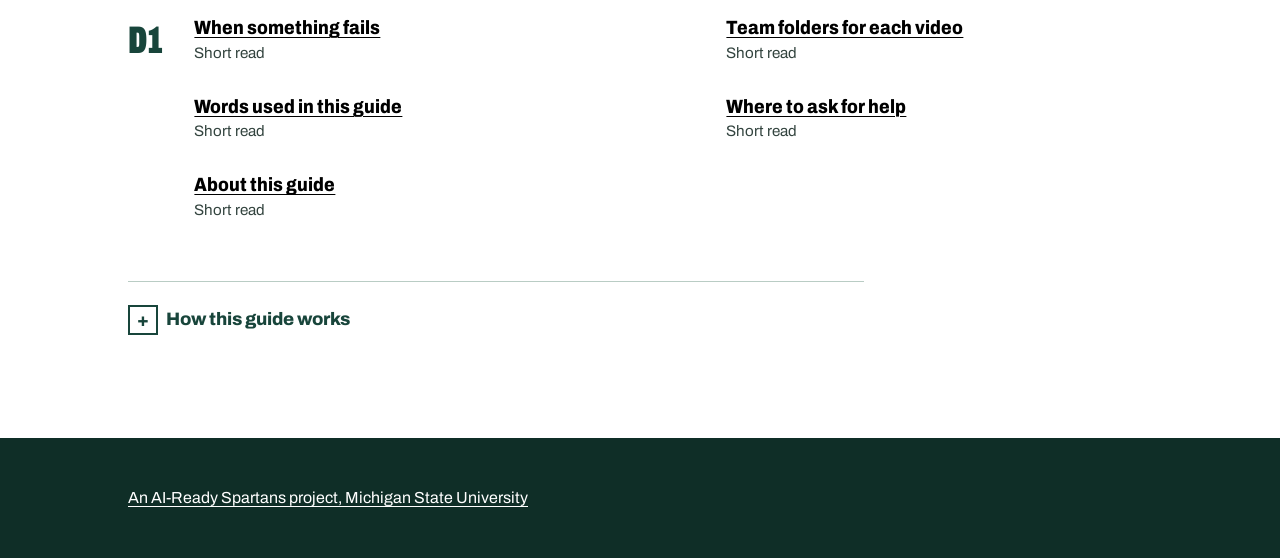
<file: course/windows/index.html>
<!doctype html>
<html lang="en">
<head>
<meta charset="utf-8">
<meta name="viewport" content="width=device-width, initial-scale=1, viewport-fit=cover">
<title>Windows walkthrough | Spartan Agentic AI Studio</title>
<meta name="description" content="Every setup step of the Spartan Agentic AI Studio course on a Windows computer, one step at a time, with a picture of each screen.">
<meta name="theme-color" content="#18453B">
<link rel="icon" href="data:image/svg+xml,%3Csvg xmlns='http://www.w3.org/2000/svg' viewBox='0 0 16 16'%3E%3Crect width='16' height='16' fill='%2318453B'/%3E%3Crect x='3' y='3' width='10' height='3' fill='%23fff'/%3E%3Crect x='3' y='8' width='2' height='5' fill='%23fff'/%3E%3C/svg%3E">
<link rel="preconnect" href="https://fonts.googleapis.com">
<link rel="preconnect" href="https://fonts.gstatic.com" crossorigin>
<link rel="stylesheet" href="https://fonts.googleapis.com/css2?family=Archivo:wdth,wght@62..125,300..900&display=swap">
<style>
  :root { --green: #18453B; --green-deep: #0F2E27; --mist: #CFE0D9; --paper: #FFFFFF; --ink: #000000; --line: #B9CCC4; --gutter: clamp(16px, 5vw, 64px); --measure: 72rem; }
  * { box-sizing: border-box; }
  html { background: var(--paper); -webkit-text-size-adjust: 100%; }
  body { margin: 0; background: var(--paper); color: var(--ink); font-family: "Archivo", "Helvetica Neue", Arial, sans-serif; font-size: 1.125rem; line-height: 1.5; }
  .wrap { max-width: var(--measure); margin-inline: auto; padding-inline: var(--gutter); }
  a { color: inherit; text-underline-offset: 3px; }
  :focus-visible { outline: 3px solid currentColor; outline-offset: 4px; }
  .hero { background: var(--green); color: var(--paper); }
  .hero .wrap { padding-block: clamp(20px, 4vw, 40px) clamp(32px, 6vw, 64px); }
  .crumbs { margin: 0 0 2rem; font-weight: 700; font-size: 1.0625rem; }
  h1 { margin: 0; font-weight: 900; font-stretch: 62%; font-size: clamp(3.2rem, 11vw, 7.5rem); line-height: .9; }
  .lede { margin: 1.5rem 0 0; max-width: 42rem; font-size: clamp(1.15rem, 1.8vw, 1.4rem); }
  .get { display: flex; flex-wrap: wrap; gap: 1rem 1.5rem; align-items: center; margin-top: 2rem; }
  .button { display: inline-block; font-weight: 800; font-stretch: 88%; font-size: 1.2rem; line-height: 1; padding: 1.05rem 1.5rem; border: 3px solid var(--paper); background: var(--paper); color: var(--green); text-decoration: none; }
  .button:hover { background: var(--mist); border-color: var(--mist); }
  .button.ghost { background: transparent; color: var(--paper); border-color: rgba(255, 255, 255, .7); font-size: 1.05rem; padding: .85rem 1.2rem; }
  .button.ghost:hover { background: var(--paper); color: var(--green); border-color: var(--paper); }
  main .wrap { padding-block: clamp(48px, 8vw, 96px); }
  h1, h2, h3, .act, .card .name { text-wrap: balance; }
  p, li { text-wrap: pretty; }
  h2 { margin: 0 0 2rem; font-weight: 900; font-stretch: 75%; font-size: clamp(2.2rem, 5.5vw, 3.75rem); line-height: 1; color: var(--green); }
  .videos { margin: 0; padding: 0; list-style: none; display: grid; grid-template-columns: repeat(auto-fill, minmax(min(100%, 20rem), 1fr)); gap: 1.75rem 2.5rem; }
  .videos li { border-top: 4px solid var(--green); padding-top: .9rem; scroll-margin-top: 1rem; }
  .videos li:target { background: var(--mist); }
  .videos li:nth-last-child(-n+2) { border-bottom: 4px solid var(--green); padding-bottom: 1.25rem; }
  @media (max-width: 47rem) { .videos li:nth-last-child(2) { border-bottom: 0; padding-bottom: 0; } }
  .videos .num { display: block; font-weight: 900; font-stretch: 62%; font-size: 2.5rem; line-height: 1; color: var(--green); }
  .videos h3 { margin: .35rem 0 .3rem; font-weight: 800; font-stretch: 88%; font-size: 1.35rem; line-height: 1.2; }
  .videos p { margin: 0; }
  .start-here { margin: -1rem 0 2rem; max-width: 46rem; }
  .videos .slides { margin-top: .3rem; }
  .vgroup { margin: 2rem 0 .4rem; font-weight: 800; font-stretch: 88%; font-size: 1.5rem; }
  .vgroup-lead { margin: 0 0 1.25rem; max-width: 46rem; }
  .videos .soon { color: #4A5A55; font-style: italic; }
  #faq { margin-top: 3.5rem; }
  .faq { max-width: 46rem; border-bottom: 1px solid var(--line); }
  .faq details { border-top: 1px solid var(--line); }
  .faq summary { display: flex; align-items: center; min-height: 48px; padding-block: .5rem; font-weight: 800; font-stretch: 88%; font-size: 1.15rem; color: var(--green); cursor: pointer; }
  .faq summary::-webkit-details-marker { display: none; }
  .faq summary { list-style: none; }
  .faq summary::after { content: "+" / ""; margin-left: auto; padding-left: 1rem; font-weight: 900; }
  .faq details[open] summary::after { content: "\2212" / ""; }
  .faq p { margin: 0 0 1rem; overflow-wrap: anywhere; }
  .license { margin-top: 2rem; font-size: 1rem; color: #33443F; }
  footer { background: var(--green-deep); color: var(--mist); }
  footer .wrap { padding-block: 2rem; font-size: 1rem; }
  footer a { color: var(--paper); }

  .vh { position: absolute; width: 1px; height: 1px; overflow: hidden; clip: rect(0 0 0 0); white-space: nowrap; }
  .skip { position: absolute; left: -999px; top: 0; background: var(--paper); color: var(--green); padding: .75rem 1rem; font-weight: 800; z-index: 9; }
  .skip:focus { left: 1rem; }
  .crumbs a + a::before { content: "\203A"; display: inline-block; margin: 0 .5rem; text-decoration: none; }
  h1 a { color: inherit; text-decoration: none; }
  .hero h1 { font-size: clamp(2.6rem, 8vw, 5.5rem); }
  code { font-size: .92em; background: #EEF3F1; padding: .05em .3em; overflow-wrap: anywhere; }
  .copy { font: inherit; font-size: .85rem; font-weight: 800; margin-left: .4rem; padding: .15rem .7rem; min-height: 44px; min-width: 44px; vertical-align: middle; color: var(--green); background: var(--paper); border: 2px solid var(--green); cursor: pointer; }
  .copy:hover { background: var(--mist); }
  .untested { display: inline-block; margin: 0 0 .75rem; padding: .1rem .55rem; border: 2px dashed #6B4E00; background: #FFF1B8; color: #000; font-size: .9rem; font-weight: 700; }
  .hero .start { display: flex; flex-wrap: wrap; gap: 1rem 1.5rem; align-items: center; margin-top: 2rem; }
  .hero .overall-text { font-size: 1.0625rem; }
  .resume-clear { font: inherit; font-size: 1rem; background: none; border: 0; color: var(--mist); text-decoration: underline; text-underline-offset: 3px; cursor: pointer; padding: .5rem 0; min-height: 44px; }
  .resume-clear[hidden] { display: none; }
  #menu h2 { margin-bottom: .5rem; }
  #menu h2:focus, .sec h2:focus, .done h3:focus { outline: none; }
  #menu h2:focus-visible, .sec h2:focus-visible { box-shadow: -10px 0 0 var(--green); }
  .part { margin: 2.75rem 0 .75rem; font-weight: 800; font-stretch: 88%; font-size: 1.25rem; color: var(--green); }
  .cards { margin: 1.25rem 0 0; padding: 0; list-style: none; display: grid; grid-template-columns: repeat(auto-fill, minmax(min(100%, 24rem), 1fr)); gap: .5rem 2.5rem; }
  .card { display: grid; grid-template-columns: 3.4rem 1fr; gap: .15rem .75rem; align-items: center; padding: .7rem .5rem .7rem 0; text-decoration: none; border-radius: 4px; }
  .card:hover { background: #F2F6F4; }
  .card .code { grid-row: span 2; font-weight: 900; font-stretch: 62%; font-size: 2.4rem; line-height: 1; color: var(--green); }
  .card.plain > * { grid-column: 2; }
  .card .name { font-weight: 800; font-stretch: 88%; font-size: 1.2rem; line-height: 1.2; text-decoration: underline; text-decoration-thickness: 1px; text-underline-offset: 3px; }
  .card:hover .name { text-decoration-thickness: 3px; }
  .card .meta { display: flex; align-items: center; gap: .6rem; font-size: .95rem; color: #33443F; }
  .pips { display: inline-flex; gap: 5px; }
  .pips[hidden] { display: none; }
  .pips i { width: 11px; height: 11px; border-radius: 50%; border: 2px solid var(--green); }
  .pips i.on { background: var(--green); }
  .card.is-done .code, .card.is-done .name { color: #6B7773; }
  .card.is-done .mt { color: var(--green); font-weight: 800; }
  .card.is-read .name::after { content: "  \2713" / " (read)"; color: var(--green); }
  details.how { margin-top: 3rem; max-width: 46rem; border-top: 1px solid var(--line); padding-top: 1rem; }
  details summary { cursor: pointer; font-weight: 800; color: var(--green); min-height: 44px; display: flex; align-items: center; gap: .5rem; list-style: none; }
  details summary::-webkit-details-marker { display: none; }
  details summary::before { content: "+"; display: inline-grid; place-items: center; width: 1.6rem; height: 1.6rem; border: 2px solid currentColor; font-weight: 900; line-height: 1; flex: none; }
  details[open] > summary::before { content: "\2212"; }
  .sec { border-top: 4px solid var(--green); padding-top: 1rem; margin-top: 3rem; }
  .sec h2 { font-size: clamp(1.9rem, 4.5vw, 2.8rem); margin-bottom: 1rem; }
  .lead p, .content p { margin: 0 0 1rem; max-width: 46rem; }
  .content ul { max-width: 46rem; padding-left: 1.25rem; }
  .steps { margin: 0; padding: 0; list-style: none; }
  .step { padding: 1.25rem 0 1.5rem; border-bottom: 1px solid var(--line); }
  .act { margin: 0 0 .75rem; max-width: 46rem; font-weight: 800; font-stretch: 88%; font-size: clamp(1.35rem, 2.4vw, 1.9rem); line-height: 1.22; color: var(--ink); }
  .act:focus { outline: none; }
  .act:focus-visible { outline: none; box-shadow: -10px 0 0 var(--green); }
  figure { margin: .5rem 0 .5rem; }
  figure a { display: inline-block; max-width: 100%; text-decoration: none; }
  figure img { display: block; max-width: 100%; height: auto; border: 1px solid var(--line); box-shadow: 0 6px 24px rgba(15, 46, 39, .12); }
  .zoom { display: inline-block; margin-top: .35rem; font-size: .9rem; font-weight: 700; color: var(--green); text-decoration: underline; text-underline-offset: 3px; }
  .tips { max-width: 46rem; }
  .route { margin: -.25rem 0 .6rem; max-width: 46rem; font-weight: 700; color: var(--green-deep); }
  .route a { color: var(--green); }
  .tipbody { padding: .9rem 1rem; background: var(--mist); font-size: 1rem; }
  .tipbody p { margin: 0 0 .75rem; }
  .tipbody p:last-child { margin-bottom: 0; }
  .tipbody details.sub { margin: 0 0 .75rem; }
  .see b { color: var(--green-deep); }
  .table { overflow-x: auto; margin: .5rem 0 1rem; }
  table { border-collapse: collapse; font-size: .95rem; background: var(--paper); }
  th, td { text-align: left; vertical-align: top; padding: .5rem .65rem; border: 1px solid var(--line); }
  .rows { max-width: 46rem; border-top: 1px solid var(--line); }
  .rows details { border-bottom: 1px solid var(--line); padding: .25rem 0; }
  .rows summary { font-weight: 700; color: var(--ink); }
  .rows .ans { padding: .25rem 0 .75rem 2.1rem; }
  .rows .ans p { margin: 0 0 .5rem; }
  .done { display: none; }
  #bar, #overall, .keys { display: none; }
  /* with JavaScript: one view at a time */
  .js .sec, .js .step, .js .lead { display: none; }
  .js .sec.on, .js .step.on, .js .done.on { display: block; }
  .js.view-sec #menu, .js.view-sec details.how, .js.view-sec .hero .lede, .js.view-sec .hero .start, .js.view-sec footer { display: none; }
  .js.view-sec .hero .wrap { display: flex; flex-wrap: wrap; align-items: center; gap: 0 1.25rem; }
  .js.view-sec .crumbs { margin: 0; font-size: .9rem; order: 2; }
  .js.view-sec h1 a { display: inline-flex; align-items: center; min-height: 44px; }
  .js.view-sec .hero .wrap { padding-block: .7rem; }
  .js.view-sec h1 { font-size: clamp(1.15rem, 2.5vw, 1.4rem); font-stretch: 88%; line-height: 1.2; }
  .js.view-sec h1 a::before { content: "\2039"; margin-right: .45em; }
  .js.view-sec main .wrap { padding-top: 1.25rem; padding-bottom: 8rem; }
  .js.view-sec .sec { border-top: 0; margin-top: 0; padding-top: 0; }
  .js.view-sec .sec:not(.ref) h2 { font-weight: 900; font-stretch: 62%; font-size: clamp(1.5rem, 3vw, 1.9rem); letter-spacing: .01em; margin: 0 0 .35rem; color: var(--green); }
  .js.view-sec .sec h2:focus { outline: none; }
  .js .step.on { border: 0; padding: 0; }
  .js .step.on figure img { max-height: calc(100vh - 24rem); min-height: 8rem; width: auto; }
  .js .done.on { text-align: center; padding: 2rem 0 1rem; }
  .done .tick { width: 5.5rem; height: 5.5rem; fill: none; stroke: var(--green); stroke-width: 4; stroke-linecap: round; stroke-linejoin: round; }
  .done .cheer { margin: .75rem 0 0; font-weight: 800; font-size: 1.2rem; color: var(--green); }
  .done h3 { margin: .25rem 0; font-weight: 900; font-stretch: 75%; font-size: clamp(2rem, 5vw, 3rem); line-height: 1.05; color: var(--green); }
  .done h3:focus { outline: none; }
  .done .tally { margin: .75rem 0 0; font-weight: 700; }
  .done .dots { display: flex; justify-content: center; gap: .4rem; margin: .75rem 0 0; padding: 0; list-style: none; }
  .done .dots li { width: .9rem; height: .9rem; border: 2px solid var(--green); }
  .done .dots li.got { background: var(--green); }
  .done .up { margin: 1.25rem 0 .5rem; color: #33443F; }
  .done .go { margin-top: 1.5rem; border-color: var(--green); background: var(--green); color: var(--paper); }
  .done .go:hover { background: var(--green-deep); border-color: var(--green-deep); }
  .js.view-sec #overall { display: block; position: fixed; top: 0; left: 0; right: 0; height: 6px; z-index: 6; background: rgba(207, 224, 217, .35); }
  #overall i { display: block; height: 100%; width: 0; background: #7BC4A4; }
  .js.view-sec #bar { display: grid; position: fixed; left: 0; right: 0; bottom: 0; z-index: 6; grid-template-columns: auto minmax(0, 1fr) auto auto auto; grid-template-areas: "back where next help menu"; gap: .75rem; align-items: center; padding: .6rem var(--gutter) calc(.6rem + env(safe-area-inset-bottom)); background: var(--green-deep); color: var(--paper); box-shadow: 0 -8px 24px rgba(0, 0, 0, .18); }
  #bar a { min-height: 48px; min-width: 48px; display: inline-flex; align-items: center; justify-content: center; gap: .4rem; padding: 0 1rem; font-weight: 800; text-decoration: none; color: var(--paper); border: 2px solid rgba(207, 224, 217, .55); }
  #bar a:hover { border-color: var(--paper); }
  #bar a:focus-visible { outline: 3px solid var(--paper); outline-offset: 3px; }
  #b-menu { grid-area: menu; } #b-prev { grid-area: back; } #b-where { grid-area: where; } #b-help { grid-area: help; } #bar #b-next { grid-area: next; }
  #bar #b-next { background: var(--paper); color: var(--green); border-color: var(--paper); font-size: 1.15rem; padding: 0 1.5rem; }
  #bar #b-next:hover { background: var(--mist); border-color: var(--mist); }
  #bar #b-next:focus-visible { outline-color: var(--mist); }
  #b-where { display: grid; gap: .3rem; min-width: 0; font-size: .95rem; }
  #b-where > span { white-space: nowrap; overflow: hidden; text-overflow: ellipsis; }
  #b-where .track { height: 6px; background: rgba(207, 224, 217, .25); }
  #b-where.ref .track, #b-where.ref .sep { display: none; }
  #b-short, .lbl-s .short, #bar .narrow { display: none; }
  #b-fill { display: block; height: 100%; width: 0; background: var(--mist); }
  #b-where .setup { color: var(--mist); font-size: .85rem; }
  .js.view-sec .keys { display: inline; }
  .burger { display: grid; gap: 3px; width: 1.1rem; }
  .burger i { display: block; height: 2px; background: currentColor; }
  @media (prefers-reduced-motion: no-preference) {
    #overall i, #b-fill { transition: width .35s ease; }
    .js .step.on .act, .js .step.on figure, .js .step.on .untested { animation: rise .35s cubic-bezier(.2, .7, .1, 1) both; }
    .js .step.on figure { animation-delay: .05s; }
    details[open] > .tipbody, details[open] > .ans, details[open] > .table { animation: rise .25s ease-out both; }
    .js .done.on .tick circle { stroke-dasharray: 151; animation: draw .6s ease-out both; }
    .js .done.on .tick path { stroke-dasharray: 40; animation: draw .4s ease-out .45s both; }
    .js .done.on .tick { animation: pop .35s cubic-bezier(.2, .7, .1, 1.4) .8s both; }
    .js .done.on .cheer, .js .done.on h3, .js .done.on .tally, .js .done.on .dots, .js .done.on .up { animation: rise .5s cubic-bezier(.2, .7, .1, 1) .3s both; }
    .js:not(.view-sec) h1 { animation: rise .9s cubic-bezier(.2, .7, .1, 1) both; }
    .js .cards li.pending { opacity: 0; transform: translateY(14px); }
    .js .cards li { transition: opacity .5s ease, transform .5s cubic-bezier(.2, .7, .1, 1); transition-delay: calc(var(--i, 0) * 60ms); }
    @keyframes rise { from { opacity: 0; transform: translateY(.5em); } }
    @keyframes draw { from { stroke-dashoffset: 151; } to { stroke-dashoffset: 0; } }
    @keyframes pop { 50% { transform: scale(1.12); } }
  }
  @media (max-width: 40rem) {
    .js.view-sec #bar { gap: .3rem; padding-inline: .6rem; }
    #bar a { min-width: 44px; line-height: 1.1; }
    #bar .wide { display: none; }
    #bar .narrow { display: inline; }
    #bar .lbl-s { font-size: .7rem; font-weight: 700; }
    #b-menu, #b-prev, #b-help { flex-direction: column; gap: 0; padding: 0 .3rem; }
    #bar .lbl-s { font-size: .65rem; }
    #bar #b-next { padding: 0 .75rem; font-size: 1.05rem; }
    #b-where .setup, #b-where > span:first-child { position: absolute; width: 1px; height: 1px; overflow: hidden; clip: rect(0 0 0 0); white-space: nowrap; }
    #b-short { display: block; font-weight: 800; font-size: 1rem; text-align: center; white-space: nowrap; overflow: hidden; text-overflow: ellipsis; }
    #b-short::after { content: "Guide " attr(data-all); display: block; font-size: .75rem; font-weight: 600; color: var(--mist); }
    .lbl-s .long { position: absolute; width: 1px; height: 1px; overflow: hidden; clip: rect(0 0 0 0); }
    .lbl-s .short { display: inline; }
    .js .step.on figure img { max-height: none; min-height: 0; width: 100%; }
  }
  @media (max-height: 30rem) {
    .js.view-sec .hero { display: none; }
    .js.view-sec #bar { padding-block: .3rem; }
    #bar a { min-height: 40px; }
    .js .step.on figure img { max-height: calc(100vh - 17rem); min-height: 5rem; }
    #b-where .setup, #b-where > span:first-child { position: absolute; width: 1px; height: 1px; overflow: hidden; clip: rect(0 0 0 0); white-space: nowrap; }
    #b-short { display: block; font-weight: 800; font-size: 1rem; text-align: center; white-space: nowrap; overflow: hidden; text-overflow: ellipsis; }
    #b-short::after { content: "  \00b7  Guide " attr(data-all); font-size: .8rem; font-weight: 600; color: var(--mist); white-space: pre; }
    #bar a { padding-inline: .7rem; }
    .lbl-s .long { position: absolute; width: 1px; height: 1px; overflow: hidden; clip: rect(0 0 0 0); }
    .lbl-s .short { display: inline; }
    .zoom { margin-top: .1rem; }
  }
  @media print {
    .js .sec, .js .step, .js .lead, .js.view-sec .hero .lede, .js.view-sec #menu { display: block !important; }
    #bar, #overall, .done, .skip, .resume-clear, .pips, .vh, .copy, .zoom { display: none !important; }
    .step { break-inside: avoid; }
    figure img { max-height: 10cm !important; width: auto !important; }
    .hero { background: none; color: #000; }
  }
</style>
<script>document.documentElement.classList.add("js");</script>
<script defer src="https://stats-tsmlab.vercel.app/t.js" data-site="agentic-spartans"></script>
</head>
<body data-steps="63">
<a class="skip" href="#content">Skip to main content</a>
<div id="overall" aria-hidden="true"><i></i></div>
<header class="hero">
  <div class="wrap">
    <p class="crumbs"><a href="../../">Spartan Agentic AI Studio</a><a href="../">The course</a></p>
    <h1><a href="#menu">Windows walkthrough</a></h1>
    <p class="lede">The videos show a Mac; here are the same steps on Windows, each with a picture. The pictures come from a Windows 11 computer; Windows 10 has not been tested yet.</p>
    <div class="start">
      <a class="button" id="continue" href="#A0" data-first="#A0">Start</a>
      <span class="overall-text" id="overall-text"></span>
      <button type="button" class="resume-clear" id="clear" hidden>Start over</button>
    </div>
  </div>
</header>

<main id="content" tabindex="-1">
  <div class="wrap" id="all">
    <nav id="menu" aria-labelledby="menu-h">
      <h2 id="menu-h" tabindex="-1">Sections</h2>
<ul class="cards">
<li><a class="card" href="#A0" data-sec="A0" data-total="0"><span class="code" aria-hidden="true">A0</span><span class="name">Before you start</span><span class="vh">A0, </span><span class="meta"><span class="mt">Short read</span></span></a></li>
</ul>
<h3 class="part">Setup (once)</h3><ul class="cards">
<li><a class="card" href="#A1" data-sec="A1" data-total="6"><span class="code" aria-hidden="true">A1</span><span class="name">Install OpenCode</span><span class="vh">A1, </span><span class="meta"><span class="pips" aria-hidden="true" hidden><i></i><i></i><i></i></span><span class="mt">6 steps</span></span></a></li>
<li><a class="card" href="#A2" data-sec="A2" data-total="0"><span class="code" aria-hidden="true">A2</span><span class="name">Get your key</span><span class="vh">A2, </span><span class="meta"><span class="mt">Short read</span></span></a></li>
<li><a class="card" href="#A3" data-sec="A3" data-total="4"><span class="code" aria-hidden="true">A3</span><span class="name">Show file extensions and hidden files</span><span class="vh">A3, </span><span class="meta"><span class="pips" aria-hidden="true" hidden><i></i><i></i><i></i></span><span class="mt">4 steps</span></span></a></li>
<li><a class="card" href="#A4" data-sec="A4" data-total="6"><span class="code" aria-hidden="true">A4</span><span class="name">Make your Studio folder</span><span class="vh">A4, </span><span class="meta"><span class="pips" aria-hidden="true" hidden><i></i><i></i><i></i></span><span class="mt">6 steps</span></span></a></li>
<li><a class="card" href="#A5" data-sec="A5" data-total="10"><span class="code" aria-hidden="true">A5</span><span class="name">Unzip the course files into Studio</span><span class="vh">A5, </span><span class="meta"><span class="pips" aria-hidden="true" hidden><i></i><i></i><i></i></span><span class="mt">10 steps</span></span></a></li>
<li><a class="card" href="#A6" data-sec="A6" data-total="8"><span class="code" aria-hidden="true">A6</span><span class="name">Connect your key in OpenCode</span><span class="vh">A6, </span><span class="meta"><span class="pips" aria-hidden="true" hidden><i></i><i></i><i></i></span><span class="mt">8 steps</span></span></a></li>
<li><a class="card" href="#A7" data-sec="A7" data-total="8"><span class="code" aria-hidden="true">A7</span><span class="name">Open any team</span><span class="vh">A7, </span><span class="meta"><span class="pips" aria-hidden="true" hidden><i></i><i></i><i></i></span><span class="mt">8 steps</span></span></a></li>
</ul>
<h3 class="part">Run a team</h3><ul class="cards">
<li><a class="card" href="#B1" data-sec="B1" data-total="5"><span class="code" aria-hidden="true">B1</span><span class="name">Run one small job</span><span class="vh">B1, </span><span class="meta"><span class="pips" aria-hidden="true" hidden><i></i><i></i><i></i></span><span class="mt">5 steps</span></span></a></li>
<li><a class="card" href="#B2" data-sec="B2" data-total="6"><span class="code" aria-hidden="true">B2</span><span class="name">Find your results</span><span class="vh">B2, </span><span class="meta"><span class="pips" aria-hidden="true" hidden><i></i><i></i><i></i></span><span class="mt">6 steps</span></span></a></li>
<li><a class="card" href="#B3" data-sec="B3" data-total="5"><span class="code" aria-hidden="true">B3</span><span class="name">See what a run cost, and the run limit</span><span class="vh">B3, </span><span class="meta"><span class="pips" aria-hidden="true" hidden><i></i><i></i><i></i></span><span class="mt">5 steps</span></span></a></li>
<li><a class="card" href="#B4" data-sec="B4" data-total="2"><span class="code" aria-hidden="true">B4</span><span class="name">Stop a run</span><span class="vh">B4, </span><span class="meta"><span class="pips" aria-hidden="true" hidden><i></i><i></i><i></i></span><span class="mt">2 steps</span></span></a></li>
</ul>
<h3 class="part">Sharing your work</h3><ul class="cards">
<li><a class="card" href="#C1" data-sec="C1" data-total="3"><span class="code" aria-hidden="true">C1</span><span class="name">Zip your team folder</span><span class="vh">C1, </span><span class="meta"><span class="pips" aria-hidden="true" hidden><i></i><i></i><i></i></span><span class="mt">3 steps</span></span></a></li>
</ul>
<h3 class="part">Help</h3><ul class="cards">
<li><a class="card" href="#D1" data-sec="D1" data-total="0"><span class="code" aria-hidden="true">D1</span><span class="name">When something fails</span><span class="vh">D1, </span><span class="meta"><span class="mt">Short read</span></span></a></li>
<li><a class="card plain" href="#team-folders-for-each-video" data-sec="team-folders-for-each-video" data-total="0"><span class="name">Team folders for each video</span><span class="meta"><span class="mt">Short read</span></span></a></li>
<li><a class="card plain" href="#words-used-in-this-guide" data-sec="words-used-in-this-guide" data-total="0"><span class="name">Words used in this guide</span><span class="meta"><span class="mt">Short read</span></span></a></li>
<li><a class="card plain" href="#where-to-ask-for-help" data-sec="where-to-ask-for-help" data-total="0"><span class="name">Where to ask for help</span><span class="meta"><span class="mt">Short read</span></span></a></li>
<li><a class="card plain" href="#about-this-guide" data-sec="about-this-guide" data-total="0"><span class="name">About this guide</span><span class="meta"><span class="mt">Short read</span></span></a></li>
</ul>
    </nav>
    <details class="how"><summary>How this guide works</summary>
<p>The videos show a Mac; here are the same steps on Windows, each with a picture. You do not need to know anything about computers beyond turning one on, using a mouse and typing.</p>
<p>Each section is one thing you do in the course. Do the setup sections once, before you run a team. Do the other sections when the course gets to them. If a step does not look like the picture, go to section D1, "When something fails".</p>
<p>The pictures come from a Windows 11 computer; Windows 10 has not been tested yet. On Windows 10 some menus look different; where we know the Windows 10 name, the step gives it.</p>
      <p>Your place is saved in this browser only. On a computer, the Left and Right arrow keys go back and next. <a href="#all">Show the whole guide on one page</a> to search or print it.</p>
    </details>

<section id="A0" class="sec ref" aria-labelledby="A0-h" data-code="A0" data-prev="#menu" data-next="#A1" data-next-label="Next: A1. Install OpenCode">
<h2 id="A0-h" tabindex="-1">A0. Before you start</h2>
<div class="content"><p>You need:</p>
<ul>
<li>A Windows 10 or Windows 11 computer. A Chromebook, an iPad or a phone will not work. If you are not this computer's administrator, have its owner nearby for <a href="#A1">section A1</a>: Windows may ask for their password once, when OpenCode installs. To see which Windows you have, press the Windows key, type <code>winver</code> and press Enter.</li>
<li>This guide open in a browser on the Windows computer, beside OpenCode, so the Copy buttons work there. A phone is fine for reading along.</li>
<li>An English keyboard for typing paths and commands. If you type in another language, press the Windows key + Space to switch to English (ENG in the taskbar) first.</li>
</ul>
<p>OpenCode is free. Only what the AI does costs money, and it comes out of your key's credit, which has a limit: a small job costs very little. The agents work only inside the team folder you open, and nothing else on the computer changes. To remove OpenCode later, uninstall it like any other app (Settings › Apps). Never give the agents private information, such as patients' or other people's details.</p></div>
</section>

<section id="A1" class="sec" aria-labelledby="A1-h" data-code="A1">
<h2 id="A1-h" tabindex="-1">A1. Install OpenCode</h2>
<ol class="steps">
<li id="A1-1" class="step" data-prev="#menu" data-next="#A1-2"><h3 class="act" tabindex="-1"><span class="vh">A1. Install OpenCode, step 1 of 6: </span>Click your web browser's address bar, type <code>opencode.ai/desktop</code> and press Enter.</h3><details class="tips"><summary>Need help with this step? Tips</summary><div class="tipbody"><p class="see"><b>You should see:</b> the OpenCode Desktop page.</p><p>Any browser works. <!--ev: shots/A1_24_opencode_address.png--></p></div></details></li>
<li id="A1-2" class="step" data-prev="#A1-1" data-next="#A1-3"><h3 class="act" tabindex="-1"><span class="vh">A1. Install OpenCode, step 2 of 6: </span>On the Desktop page, click <strong>Download for Windows</strong>.</h3><figure><a href="shots/A1_26_desktop_page.png"><img src="shots/A1_26_desktop_page.png" alt="The OpenCode Desktop page with the button Download for Windows marked" width="1400" height="735" loading="lazy" decoding="async"><span class="zoom">Open the picture full size</span></a></figure><details class="tips"><summary>Screen looks different? Tips</summary><div class="tipbody"><p class="see"><b>You should see:</b> the button turns blue and a <strong>Downloads</strong> box opens at the top right.</p></div></details></li>
<li id="A1-3" class="step" data-prev="#A1-2" data-next="#A1-4"><h3 class="act" tabindex="-1"><span class="vh">A1. Install OpenCode, step 3 of 6: </span>Wait until the download finishes.</h3><figure><a href="shots/A1_27_download_windows.png"><img src="shots/A1_27_download_windows.png" alt="The Downloads box showing opencode-desktop-win-x64.exe with a progress bar" width="1400" height="735" loading="lazy" decoding="async"><span class="zoom">Open the picture full size</span></a></figure><details class="tips"><summary>Screen looks different? Tips</summary><div class="tipbody"><p class="see"><b>You should see:</b> a progress bar that fills up. When it ends, the words <strong>Open file</strong> appear.</p><p>The file is <code>opencode-desktop-win-x64.exe</code>.</p></div></details></li>
<li id="A1-4" class="step" data-prev="#A1-3" data-next="#A1-5"><h3 class="act" tabindex="-1"><span class="vh">A1. Install OpenCode, step 4 of 6: </span>Click <strong>Open file</strong>.</h3><figure><a href="shots/A1_28_download_complete.png"><img src="shots/A1_28_download_complete.png" alt="The Downloads box showing opencode-desktop-win-x64.exe with the link Open file marked" width="1400" height="735" loading="lazy" decoding="async"><span class="zoom">Open the picture full size</span></a></figure><details class="tips"><summary>Screen looks different? Tips</summary><div class="tipbody"><p class="see"><b>You should see:</b> <strong>Open file</strong> under the file name.</p></div></details></li>
<li id="A1-5" class="step" data-prev="#A1-4" data-next="#A1-6"><h3 class="act" tabindex="-1"><span class="vh">A1. Install OpenCode, step 5 of 6: </span>Wait while the installer runs.</h3><p class="route">If Windows asks for an administrator password, the person who manages this computer has to type it; see <a href="#D1">section D1</a>.</p><figure><a href="shots/A1_29_installer_warning__W6.png"><img src="shots/A1_29_installer_warning__W6.png" alt="The OpenCode Setup window with the text Installing, please wait and a green progress bar" width="575" height="232" loading="lazy" decoding="async"><span class="zoom">Open the picture full size</span></a></figure><details class="tips"><summary>Screen looks different? Tips</summary><div class="tipbody"><p class="see"><b>You should see:</b> <strong>OpenCode Setup</strong> with <strong>Installing, please wait...</strong>.</p><p>In our test Windows showed no warning and asked for no password. If Windows shows "Windows protected your PC", see <a href="#D1">section D1</a>.</p></div></details></li>
<li id="A1-6" class="step" data-prev="#A1-5" data-next="#A1-done"><h3 class="act" tabindex="-1"><span class="vh">A1. Install OpenCode, step 6 of 6: </span>Wait until OpenCode opens by itself.</h3><figure><a href="shots/A1_30_opencode_first_open__W7.png"><img src="shots/A1_30_opencode_first_open__W7.png" alt="The OpenCode window showing the opencode logo and a box that reads Ask anything" width="1400" height="735" loading="lazy" decoding="async"><span class="zoom">Open the picture full size</span></a></figure><details class="tips"><summary>Screen looks different? Tips</summary><div class="tipbody"><p class="see"><b>You should see:</b> the OpenCode window with the project <strong>Default Project</strong> at the bottom.</p><p>You do not need to click anything. The model name it shows (here Iceman Free) changes to the course model in <a href="#A6">section A6</a>. If it does not open, click <strong>Start</strong>, type <code>OpenCode</code> and press Enter.</p></div></details></li>
</ol>
<div class="done" id="A1-done" data-prev="#A1-6" data-next="#A2"><svg class="tick" viewBox="0 0 52 52" aria-hidden="true"><circle cx="26" cy="26" r="24"/><path d="M15 27l8 8 15-17"/></svg><p class="cheer">Nice work!</p><h3 tabindex="-1">Install OpenCode is done</h3><p class="tally"></p><a class="button go" href="#A2">Keep going: A2. Get your key</a></div>
</section>

<section id="A2" class="sec ref" aria-labelledby="A2-h" data-code="A2" data-prev="#menu" data-next="#A3" data-next-label="Next: A3. Show file extensions and hidden files">
<h2 id="A2-h" tabindex="-1">A2. Get your key</h2>
<div class="content"><p>Do you have your key? It is an OpenRouter key: a secret code that lets OpenCode use the AI. If not, open <a href="../#key">Where do I get a key</a> on the course page, then come back; you paste the key in <a href="#A6">section A6</a>.</p></div>
</section>

<section id="A3" class="sec" aria-labelledby="A3-h" data-code="A3">
<h2 id="A3-h" tabindex="-1">A3. Show file extensions and hidden files</h2>
<div class="lead"><p>You turn on two Windows settings so you can see the full name of every file, such as <code>brief.md</code>, and the folders Windows usually hides. These settings only change what File Explorer shows for your Windows account, and you can switch them back the same way.</p></div>
<ol class="steps">
<li id="A3-1" class="step" data-prev="#menu" data-next="#A3-2"><h3 class="act" tabindex="-1"><span class="vh">A3. Show file extensions and hidden files, step 1 of 4: </span>Click the yellow folder icon on the taskbar to open File Explorer.</h3><figure><a href="shots/A3_01_explorer.png"><img src="shots/A3_01_explorer.png" alt="File Explorer open on the Home page, with the folder icon on the taskbar marked" width="1250" height="1015" loading="lazy" decoding="async"><span class="zoom">Open the picture full size</span></a></figure><details class="tips"><summary>Screen looks different? Tips</summary><div class="tipbody"><p class="see"><b>You should see:</b> a <strong>File Explorer</strong> window with <strong>Quick access</strong> inside.</p><p class="lead-tip">You turn on two Windows settings so you can see the full name of every file, such as <code>brief.md</code>, and the folders Windows usually hides. These settings only change what File Explorer shows for your Windows account, and you can switch them back the same way.</p></div></details></li>
<li id="A3-2" class="step" data-prev="#A3-1" data-next="#A3-3"><h3 class="act" tabindex="-1"><span class="vh">A3. Show file extensions and hidden files, step 2 of 4: </span>Click <strong>View</strong> in the bar at the top of the File Explorer window.</h3><figure><a href="shots/A3_02_view_menu.png"><img src="shots/A3_02_view_menu.png" alt="File Explorer with the View button marked and its menu open" width="1250" height="890" loading="lazy" decoding="async"><span class="zoom">Open the picture full size</span></a></figure><details class="tips"><summary>Screen looks different? Tips</summary><div class="tipbody"><p class="see"><b>You should see:</b> a menu that ends with <strong>Show</strong>.</p></div></details></li>
<li id="A3-3" class="step" data-prev="#A3-2" data-next="#A3-4"><h3 class="act" tabindex="-1"><span class="vh">A3. Show file extensions and hidden files, step 3 of 4: </span>Click <strong>Show</strong>, then <strong>File name extensions</strong>.</h3><p class="route">On Windows 10, which has no Show menu, tick the boxes <strong>File name extensions</strong> and <strong>Hidden items</strong> on the <strong>View</strong> tab instead, then go to <a href="#A3-done">section end</a>.</p><figure><a href="shots/A3_03_show_menu.png"><img src="shots/A3_03_show_menu.png" alt="The Show menu open with the choice File name extensions marked and no check mark beside it" width="1250" height="890" loading="lazy" decoding="async"><span class="zoom">Open the picture full size</span></a></figure><details class="tips"><summary>Screen looks different? Tips</summary><div class="tipbody"><p class="see"><b>You should see:</b> a second menu with <strong>File name extensions</strong> and <strong>Hidden items</strong>, and no check mark beside them yet. The menu closes after your click.</p></div></details></li>
<li id="A3-4" class="step" data-prev="#A3-3" data-next="#A3-done"><h3 class="act" tabindex="-1"><span class="vh">A3. Show file extensions and hidden files, step 4 of 4: </span>Click <strong>View</strong>, <strong>Show</strong>, then <strong>Hidden items</strong>.</h3><figure><a href="shots/A3_06_extensions_checked.png"><img src="shots/A3_06_extensions_checked.png" alt="The Show menu with a check mark beside File name extensions and the choice Hidden items marked" width="1250" height="890" loading="lazy" decoding="async"><span class="zoom">Open the picture full size</span></a></figure><details class="tips"><summary>Screen looks different? Tips</summary><div class="tipbody"><p class="see"><b>You should see:</b> a check mark beside <strong>File name extensions</strong>. After you click <strong>Hidden items</strong>, the folder list also shows folders such as <strong>AppData</strong>.</p><p>After this, both File name extensions and Hidden items have a check mark.</p></div></details></li>
</ol>
<div class="done" id="A3-done" data-prev="#A3-4" data-next="#A4"><svg class="tick" viewBox="0 0 52 52" aria-hidden="true"><circle cx="26" cy="26" r="24"/><path d="M15 27l8 8 15-17"/></svg><p class="cheer">Nice work!</p><h3 tabindex="-1">Show file extensions and hidden files is done</h3><p class="tally"></p><a class="button go" href="#A4">Keep going: A4. Make your Studio folder</a></div>
</section>

<section id="A4" class="sec" aria-labelledby="A4-h" data-code="A4">
<h2 id="A4-h" tabindex="-1">A4. Make your Studio folder</h2>
<div class="lead"><p>You make one folder named Studio in your user folder, where everything for the course will live.</p></div>
<ol class="steps">
<li id="A4-1" class="step" data-prev="#menu" data-next="#A4-2"><h3 class="act" tabindex="-1"><span class="vh">A4. Make your Studio folder, step 1 of 6: </span>In File Explorer, click the address bar and type <code>%USERPROFILE%</code> (Windows' short name for your own folder, <code>C:\Users\yourname</code>; no Enter yet).</h3><figure><a href="shots/A4_01_address_bar__W1.png"><img src="shots/A4_01_address_bar__W1.png" alt="File Explorer with %USERPROFILE% typed in the address bar" width="1180" height="890" loading="lazy" decoding="async"><span class="zoom">Open the picture full size</span></a></figure><details class="tips"><summary>Screen looks different? Tips</summary><div class="tipbody"><p class="see"><b>You should see:</b> <code>%USERPROFILE%</code> in the address bar.</p><p>You can also press <strong>Ctrl + L</strong> to reach the address bar.</p><p class="lead-tip">You make one folder named Studio in your user folder, where everything for the course will live.</p></div></details></li>
<li id="A4-2" class="step" data-prev="#A4-1" data-next="#A4-3"><h3 class="act" tabindex="-1"><span class="vh">A4. Make your Studio folder, step 2 of 6: </span>Press Enter.</h3><figure><a href="shots/A4_02_student_home.png"><img src="shots/A4_02_student_home.png" alt="File Explorer showing the user folder, named Student on the test PC, with its folders and files" width="1180" height="890" loading="lazy" decoding="async"><span class="zoom">Open the picture full size</span></a></figure><details class="tips"><summary>Screen looks different? Tips</summary><div class="tipbody"><p class="see"><b>You should see:</b> the folder named after you (<strong>Student</strong> on the test PC), with folders such as <strong>Documents</strong> and <strong>Downloads</strong>. The names of two test files are blurred.</p></div></details></li>
<li id="A4-3" class="step" data-prev="#A4-2" data-next="#A4-4"><h3 class="act" tabindex="-1"><span class="vh">A4. Make your Studio folder, step 3 of 6: </span>Click <strong>New</strong>, then click <strong>Folder</strong>.</h3><p class="route">On Windows 10, press <strong>Ctrl + Shift + N</strong> instead, then <a href="#A4-4">go to step 4</a>.</p><figure><a href="shots/A4_03_new_menu.png"><img src="shots/A4_03_new_menu.png" alt="The New menu open with the buttons New and Folder marked" width="1180" height="890" loading="lazy" decoding="async"><span class="zoom">Open the picture full size</span></a></figure><details class="tips"><summary>Screen looks different? Tips</summary><div class="tipbody"><p class="see"><b>You should see:</b> a menu that starts with <strong>Folder</strong>.</p></div></details></li>
<li id="A4-4" class="step" data-prev="#A4-3" data-next="#A4-5"><h3 class="act" tabindex="-1"><span class="vh">A4. Make your Studio folder, step 4 of 6: </span>Type <code>Studio</code>.</h3><figure><a href="shots/A4_04_new_folder.png"><img src="shots/A4_04_new_folder.png" alt="A new folder with its name New folder highlighted and ready to be typed over" width="1180" height="890" loading="lazy" decoding="async"><span class="zoom">Open the picture full size</span></a></figure><details class="tips"><summary>Screen looks different? Tips</summary><div class="tipbody"><p class="see"><b>You should see:</b> a new folder with the name <strong>New folder</strong> highlighted. Typing replaces that name.</p></div></details></li>
<li id="A4-5" class="step" data-prev="#A4-4" data-next="#A4-6"><h3 class="act" tabindex="-1"><span class="vh">A4. Make your Studio folder, step 5 of 6: </span>Press Enter.</h3><figure><a href="shots/A4_05_studio_created.png"><img src="shots/A4_05_studio_created.png" alt="The new folder now named Studio and selected" width="1180" height="890" loading="lazy" decoding="async"><span class="zoom">Open the picture full size</span></a></figure><details class="tips"><summary>Screen looks different? Tips</summary><div class="tipbody"><p class="see"><b>You should see:</b> a folder named <strong>Studio</strong>.</p></div></details></li>
<li id="A4-6" class="step" data-prev="#A4-5" data-next="#A4-done"><h3 class="act" tabindex="-1"><span class="vh">A4. Make your Studio folder, step 6 of 6: </span>Double-click <strong>Studio</strong>, then press <strong>Ctrl + L</strong>.</h3><figure><a href="shots/A4_07_studio_path.png"><img src="shots/A4_07_studio_path.png" alt="The address bar showing the path C:\Users\Student\Studio with the empty message This folder is empty" width="1180" height="890" loading="lazy" decoding="async"><span class="zoom">Open the picture full size</span></a></figure><details class="tips"><summary>Screen looks different? Tips</summary><div class="tipbody"><p class="see"><b>You should see:</b> the path <code>C:\Users\Student\Studio</code> (with your own user name in place of Student) and the message <strong>This folder is empty</strong>.</p><p>This shows the folder's full path.</p></div></details></li>
</ol>
<div class="done" id="A4-done" data-prev="#A4-6" data-next="#A5"><svg class="tick" viewBox="0 0 52 52" aria-hidden="true"><circle cx="26" cy="26" r="24"/><path d="M15 27l8 8 15-17"/></svg><p class="cheer">Nice work!</p><h3 tabindex="-1">Make your Studio folder is done</h3><p class="tally"></p><a class="button go" href="#A5">Keep going: A5. Unzip the course files into Studio</a></div>
</section>

<section id="A5" class="sec" aria-labelledby="A5-h" data-code="A5">
<h2 id="A5-h" tabindex="-1">A5. Unzip the course files into Studio</h2>
<div class="lead"><p>You unpack the course download (a zip file) into your Studio folder, so every team folder sits in one place you can find. Its name starts with <strong>AgentTeams</strong>.</p></div>
<ol class="steps">
<li id="A5-1" class="step" data-prev="#menu" data-next="#A5-2"><h3 class="act" tabindex="-1"><span class="vh">A5. Unzip the course files into Studio, step 1 of 10: </span>On the course site, <a href="../">agentic-spartans.github.io/course</a>, click <strong>Download the course files</strong>.</h3><details class="tips"><summary>Need help with this step? Tips</summary><div class="tipbody"><p>The zip goes to your <strong>Downloads</strong> folder. <!--ev: shots/A5_01b_downloads_v2.png--></p><p class="lead-tip">You unpack the course download (a zip file) into your Studio folder, so every team folder sits in one place you can find. Its name starts with <strong>AgentTeams</strong>.</p></div></details></li>
<li id="A5-2" class="step" data-prev="#A5-1" data-next="#A5-3"><h3 class="act" tabindex="-1"><span class="vh">A5. Unzip the course files into Studio, step 2 of 10: </span>In File Explorer, click <strong>Downloads</strong> on the left.</h3><figure><a href="shots/A5_01b_downloads_v2.png"><img src="shots/A5_01b_downloads_v2.png" alt="File Explorer showing the Downloads folder with the AgentTeams course zip" width="1180" height="890" loading="lazy" decoding="async"><span class="zoom">Open the picture full size</span></a></figure><details class="tips"><summary>Screen looks different? Tips</summary><div class="tipbody"><p class="see"><b>You should see:</b> the <strong>AgentTeams</strong> zip file in the list.</p><p>File Explorer is the yellow folder on the taskbar.</p></div></details></li>
<li id="A5-3" class="step" data-prev="#A5-2" data-next="#A5-4"><h3 class="act" tabindex="-1"><span class="vh">A5. Unzip the course files into Studio, step 3 of 10: </span>Right-click the <strong>AgentTeams</strong> zip file, then click <strong>Extract All...</strong>.</h3><figure><a href="shots/A5_02_zip_context_v2.png"><img src="shots/A5_02_zip_context_v2.png" alt="The right-click menu on the zip file with Extract All... in the list" width="1180" height="890" loading="lazy" decoding="async"><span class="zoom">Open the picture full size</span></a></figure><details class="tips"><summary>Screen looks different? Tips</summary><div class="tipbody"><p class="see"><b>You should see:</b> a menu with <strong>Extract All...</strong> in it.</p></div></details></li>
<li id="A5-4" class="step" data-prev="#A5-3" data-next="#A5-5"><h3 class="act" tabindex="-1"><span class="vh">A5. Unzip the course files into Studio, step 4 of 10: </span>Click <strong>Browse...</strong> (not <strong>Extract</strong>).</h3><figure><a href="shots/A5_03_extract_default_v2.png"><img src="shots/A5_03_extract_default_v2.png" alt="The Extract window with the default folder in Downloads and the Browse button" width="882" height="732" loading="lazy" decoding="async"><span class="zoom">Open the picture full size</span></a></figure><details class="tips"><summary>Screen looks different? Tips</summary><div class="tipbody"><p class="see"><b>You should see:</b> a folder inside <strong>Downloads</strong> whose name starts with <strong>AgentTeams</strong>, and the button <strong>Browse...</strong>.</p><p>The window <strong>Select a Destination and Extract Files</strong> suggests a folder inside Downloads. Do not use it: every later step expects your teams inside Studio.</p></div></details></li>
<li id="A5-5" class="step" data-prev="#A5-4" data-next="#A5-6"><h3 class="act" tabindex="-1"><span class="vh">A5. Unzip the course files into Studio, step 5 of 10: </span>Press <strong>Ctrl + L</strong>.</h3><figure><a href="shots/A5_04_browse_destination_v2.png"><img src="shots/A5_04_browse_destination_v2.png" alt="The Select a destination window with the address bar at the top" width="940" height="710" loading="lazy" decoding="async"><span class="zoom">Open the picture full size</span></a></figure><details class="tips"><summary>Screen looks different? Tips</summary><div class="tipbody"><p class="see"><b>You should see:</b> the window <strong>Select a destination</strong>. It may already show <strong>Studio</strong> in the address bar.</p><p>In the window <strong>Select a destination</strong>, this selects the address bar at the top.</p></div></details></li>
<li id="A5-6" class="step" data-prev="#A5-5" data-next="#A5-7"><h3 class="act" tabindex="-1"><span class="vh">A5. Unzip the course files into Studio, step 6 of 10: </span>Type <code>%USERPROFILE%\Studio</code> and press Enter.</h3><figure><a href="shots/A5_05_browse_studio_address.png"><img src="shots/A5_05_browse_studio_address.png" alt="The Select a destination window with the Studio path typed in the address bar" width="940" height="710" loading="lazy" decoding="async"><span class="zoom">Open the picture full size</span></a></figure><details class="tips"><summary>Screen looks different? Tips</summary><div class="tipbody"><p class="see"><b>You should see:</b> your text in the address bar before you press Enter. The list below still shows the folder you were in (here Documents) until you press Enter.</p></div></details></li>
<li id="A5-7" class="step" data-prev="#A5-6" data-next="#A5-8"><h3 class="act" tabindex="-1"><span class="vh">A5. Unzip the course files into Studio, step 7 of 10: </span>Click <strong>Select Folder</strong> (an empty list is normal: Studio has nothing in it yet).</h3><figure><a href="shots/A5_06_browse_studio.png"><img src="shots/A5_06_browse_studio.png" alt="The Select a destination window inside Studio with the Select Folder button" width="940" height="710" loading="lazy" decoding="async"><span class="zoom">Open the picture full size</span></a></figure><details class="tips"><summary>Screen looks different? Tips</summary><div class="tipbody"><p class="see"><b>You should see:</b> <strong>Studio</strong> in the <strong>Folder:</strong> box. The list says "No items match your search" because Studio is still empty. That is normal.</p></div></details></li>
<li id="A5-8" class="step" data-prev="#A5-7" data-next="#A5-9"><h3 class="act" tabindex="-1"><span class="vh">A5. Unzip the course files into Studio, step 8 of 10: </span>Check that the box under <strong>Files will be extracted to this folder</strong> ends in <code>\Studio</code>, then click <strong>Extract</strong>.</h3><figure><a href="shots/A5_07_extract_studio__W3_v2.png"><img src="shots/A5_07_extract_studio__W3_v2.png" alt="The Extract window with the destination set to the Studio folder and the Extract button" width="882" height="732" loading="lazy" decoding="async"><span class="zoom">Open the picture full size</span></a></figure><details class="tips"><summary>Screen looks different? Tips</summary><div class="tipbody"><p class="see"><b>You should see:</b> the destination <code>C:\Users\Student\Studio</code>.</p><p>It reads <code>C:\Users\Student\Studio</code>, with your own user name instead of Student.</p></div></details></li>
<li id="A5-9" class="step" data-prev="#A5-8" data-next="#A5-10"><h3 class="act" tabindex="-1"><span class="vh">A5. Unzip the course files into Studio, step 9 of 10: </span>Double-click the <strong>AgentTeams</strong> folder.</h3><figure><a href="shots/A5_08_extracted_v2.png"><img src="shots/A5_08_extracted_v2.png" alt="The Studio folder with the extracted AgentTeams folder" width="1180" height="888" loading="lazy" decoding="async"><span class="zoom">Open the picture full size</span></a></figure><details class="tips"><summary>Screen looks different? Tips</summary><div class="tipbody"><p class="see"><b>You should see:</b> one folder, whose name starts with <strong>AgentTeams</strong>.</p><p>A File Explorer window opens on your Studio folder by itself.</p></div></details></li>
<li id="A5-10" class="step" data-prev="#A5-9" data-next="#A5-done"><h3 class="act" tabindex="-1"><span class="vh">A5. Unzip the course files into Studio, step 10 of 10: </span>Check that it holds the <strong>clip</strong> folders and <strong>README.md</strong>.</h3><figure><a href="shots/A5_09_course_folders__W4_v2.png"><img src="shots/A5_09_course_folders__W4_v2.png" alt="The AgentTeams folder with clip01, clip02, clip03, clip06, clip08, README.md and VERSION.txt" width="1180" height="888" loading="lazy" decoding="async"><span class="zoom">Open the picture full size</span></a></figure><details class="tips"><summary>Screen looks different? Tips</summary><div class="tipbody"><p class="see"><b>You should see:</b> five folders, <strong>clip01</strong>, <strong>clip02</strong>, <strong>clip03</strong>, <strong>clip06</strong> and <strong>clip08</strong>, and the files <strong>README.md</strong> and <strong>VERSION.txt</strong>. Each clip folder holds the teams of the video with the same number: clip02 goes with video 2.</p><p>There is no clip04, clip05 or clip07: those videos have no team folder.</p></div></details></li>
</ol>
<div class="done" id="A5-done" data-prev="#A5-10" data-next="#A6"><svg class="tick" viewBox="0 0 52 52" aria-hidden="true"><circle cx="26" cy="26" r="24"/><path d="M15 27l8 8 15-17"/></svg><p class="cheer">Nice work!</p><h3 tabindex="-1">Unzip the course files into Studio is done</h3><p class="tally"></p><a class="button go" href="#A6">Keep going: A6. Connect your key in OpenCode</a></div>
</section>

<section id="A6" class="sec" aria-labelledby="A6-h" data-code="A6">
<h2 id="A6-h" tabindex="-1">A6. Connect your key in OpenCode</h2>
<div class="lead"><p>You give OpenCode your key once, and tell it to use the course's AI model, GPT-6 Luna. Do this section once you have your key.</p></div>
<ol class="steps">
<li id="A6-1" class="step" data-prev="#menu" data-next="#A6-2"><h3 class="act" tabindex="-1"><span class="vh">A6. Connect your key in OpenCode, step 1 of 8: </span>In OpenCode, click <strong>Home</strong> (four squares and a plus, top left), then <strong>Settings</strong> (below Projects).</h3><figure><a href="shots/A2_01_settings.png"><img src="shots/A2_01_settings.png" alt="OpenCode Settings page named Preferences, with Providers, Models and Extensions listed on the left" width="1400" height="735" loading="lazy" decoding="async"><span class="zoom">Open the picture full size</span></a></figure><details class="tips"><summary>Screen looks different? Tips</summary><div class="tipbody"><p class="see"><b>You should see:</b> a page called <strong>Preferences</strong> with a list on the left.</p><p>The page that opens is called <strong>Preferences</strong>. <strong>Settings</strong> is below the list of projects.</p><p class="lead-tip">You give OpenCode your key once, and tell it to use the course's AI model, GPT-6 Luna. Do this section once you have your key.</p></div></details></li>
<li id="A6-2" class="step" data-prev="#A6-1" data-next="#A6-3"><h3 class="act" tabindex="-1"><span class="vh">A6. Connect your key in OpenCode, step 2 of 8: </span>In the list on the left, click <strong>Providers</strong>.</h3><figure><a href="shots/A2_02_providers__W8.png"><img src="shots/A2_02_providers__W8.png" alt="OpenCode Settings, Providers page, with the popular providers listed" width="1400" height="735" loading="lazy" decoding="async"><span class="zoom">Open the picture full size</span></a></figure><details class="tips"><summary>Screen looks different? Tips</summary><div class="tipbody"><p class="see"><b>You should see:</b> the page <strong>Providers</strong>, with a list of <strong>Popular providers</strong>.</p></div></details></li>
<li id="A6-3" class="step" data-prev="#A6-2" data-next="#A6-4"><h3 class="act" tabindex="-1"><span class="vh">A6. Connect your key in OpenCode, step 3 of 8: </span>Scroll to <strong>OpenRouter</strong> (not the ones marked Recommended) and click its <strong>+ Connect</strong>.</h3><figure><a href="shots/A2_05_provider_lower__W8.png"><img src="shots/A2_05_provider_lower__W8.png" alt="The Providers list scrolled down, with OpenRouter and its Connect button" width="1400" height="735" loading="lazy" decoding="async"><span class="zoom">Open the picture full size</span></a></figure><details class="tips"><summary>Screen looks different? Tips</summary><div class="tipbody"><p class="see"><b>You should see:</b> <strong>OpenRouter</strong> in the list, with <strong>+ Connect</strong> beside it.</p><p>It says "Access all supported models from one provider". Do not connect <strong>OpenCode Go</strong> or <strong>OpenCode Console</strong>, even though they say Recommended: your course key works only with OpenRouter.</p></div></details></li>
<li id="A6-4" class="step" data-prev="#A6-3" data-next="#A6-5"><h3 class="act" tabindex="-1"><span class="vh">A6. Connect your key in OpenCode, step 4 of 8: </span>Copy your key on this computer, then click the box <strong>API key</strong>, press <strong>Ctrl + V</strong> and click <strong>Continue</strong>.</h3><figure><a href="shots/A2_06_openrouter_empty.png"><img src="shots/A2_06_openrouter_empty.png" alt="The Connect OpenRouter window with the empty API key box and the Continue button" width="960" height="327" loading="lazy" decoding="async"><span class="zoom">Open the picture full size</span></a></figure><details class="tips"><summary>Screen looks different? Tips</summary><div class="tipbody"><p class="see"><b>You should see:</b> the window <strong>Connect OpenRouter</strong> with one empty box, before you paste.</p><p>If your key is open on your phone, open the <a href="https://apps.d2l.msu.edu/selfenroll/course/2752428">student course in D2L</a> on this computer, then open Get your key in Module 1 and copy it there. To copy, select the whole line with the mouse and press <strong>Ctrl + C</strong>. Paste it only into OpenCode, never into a file. Copy the whole key: one long line that starts with <code>sk-or-</code>, nothing cut off at either end. The box is in the window <strong>Connect OpenRouter</strong>; <strong>Ctrl + V</strong> pastes your key.</p></div></details></li>
<li id="A6-5" class="step" data-prev="#A6-4" data-next="#A6-6"><h3 class="act" tabindex="-1"><span class="vh">A6. Connect your key in OpenCode, step 5 of 8: </span>Click <strong>Continue</strong> without picking a model.</h3><figure><a href="shots/A2_07_openrouter_saved.png"><img src="shots/A2_07_openrouter_saved.png" alt="The window Connected to OpenRouter with a list of models and a Continue button" width="960" height="840" loading="lazy" decoding="async"><span class="zoom">Open the picture full size</span></a></figure><details class="tips"><summary>Screen looks different? Tips</summary><div class="tipbody"><p class="see"><b>You should see:</b> <strong>Connected to OpenRouter</strong> and <strong>Choose a model to start with.</strong></p><p>A new window says <strong>Connected to OpenRouter</strong> and asks you to choose a model to start with: leave the model as it is. You choose the course model in the next two steps.</p></div></details></li>
<li id="A6-6" class="step" data-prev="#A6-5" data-next="#A6-7"><h3 class="act" tabindex="-1"><span class="vh">A6. Connect your key in OpenCode, step 6 of 8: </span>Click <strong>Back to app</strong>, then click the model name in the message box.</h3><figure><a href="shots/A2_09_model_picker.png"><img src="shots/A2_09_model_picker.png" alt="The model list open on top of the OpenCode session, with a search box named Search models" width="1040" height="740" loading="lazy" decoding="async"><span class="zoom">Open the picture full size</span></a></figure><details class="tips"><summary>Screen looks different? Tips</summary><div class="tipbody"><p class="see"><b>You should see:</b> a list with a search box named <strong>Search models</strong> at the top.</p><p><strong>Back to app</strong> is at the top left of the Settings page. The model name reads <strong>OpenRouter</strong> and a model name next to a small arrow; clicking it opens the model list.</p></div></details></li>
<li id="A6-7" class="step" data-prev="#A6-6" data-next="#A6-8"><h3 class="act" tabindex="-1"><span class="vh">A6. Connect your key in OpenCode, step 7 of 8: </span>In <strong>Search models</strong>, type <code>GPT-6 Luna</code> and click <strong>GPT-6 Luna</strong> (not <strong>GPT-6 Luna Pro</strong>).</h3><figure><a href="shots/A2_10_luna_search.png"><img src="shots/A2_10_luna_search.png" alt="The model list searched for GPT-6 Luna, showing GPT-6 Luna and GPT-6 Luna Pro under OpenRouter" width="1040" height="740" loading="lazy" decoding="async"><span class="zoom">Open the picture full size</span></a></figure><details class="tips"><summary>Screen looks different? Tips</summary><div class="tipbody"><p class="see"><b>You should see:</b> two results, <strong>GPT-6 Luna</strong> and <strong>GPT-6 Luna Pro</strong>.</p><p>It is in the list under <strong>OpenRouter</strong>.</p></div></details></li>
<li id="A6-8" class="step" data-prev="#A6-7" data-next="#A6-done"><h3 class="act" tabindex="-1"><span class="vh">A6. Connect your key in OpenCode, step 8 of 8: </span>Check that the message box reads <strong>OpenRouter / GPT-6 Luna</strong>.</h3><figure><a href="shots/A2_11_luna_selected.png"><img src="shots/A2_11_luna_selected.png" alt="The OpenCode message box showing OpenRouter / GPT-6 Luna as the chosen model" width="1330" height="200" loading="lazy" decoding="async"><span class="zoom">Open the picture full size</span></a></figure><details class="tips"><summary>Screen looks different? Tips</summary><div class="tipbody"><p class="see"><b>You should see:</b> <strong>OpenRouter / GPT-6 Luna</strong> in the message box.</p><p>The model name is at its bottom left.</p><p>After you connect the key, OpenCode starts a new session in your home folder, not in a team folder. Before you talk to a team, open its folder with <a href="#A7">section A7</a>.</p></div></details></li>
</ol>
<div class="done" id="A6-done" data-prev="#A6-8" data-next="#A7"><svg class="tick" viewBox="0 0 52 52" aria-hidden="true"><circle cx="26" cy="26" r="24"/><path d="M15 27l8 8 15-17"/></svg><p class="cheer">Nice work!</p><h3 tabindex="-1">Connect your key in OpenCode is done</h3><p class="tally"></p><a class="button go" href="#A7">Keep going: A7. Open any team</a></div>
</section>

<section id="A7" class="sec" aria-labelledby="A7-h" data-code="A7">
<h2 id="A7-h" tabindex="-1">A7. Open any team</h2>
<div class="lead"><p>Every video's demo starts the same way: you open that team's own folder in OpenCode, start a new session and ask one check question. Do these steps each time, with the team's folder from <a href="#team-folders-for-each-video">Team folders for each video</a>.</p></div>
<ol class="steps">
<li id="A7-1" class="step" data-prev="#menu" data-next="#A7-2"><h3 class="act" tabindex="-1"><span class="vh">A7. Open any team, step 1 of 8: </span>In OpenCode, click <strong>Home</strong> (four squares and a plus, top left).</h3><figure><a href="shots/A6_04_opencode_ready.png"><img src="shots/A6_04_opencode_ready.png" alt="The OpenCode window with the Home button at the top left" width="1400" height="735" loading="lazy" decoding="async"><span class="zoom">Open the picture full size</span></a></figure><details class="tips"><summary>Screen looks different? Tips</summary><div class="tipbody"><p class="see"><b>You should see:</b> the OpenCode window with the Home button (four squares and a plus) next to the magnifying glass.</p><p>If OpenCode is closed: click <strong>Start</strong>, type <code>OpenCode</code> and press Enter. You can also press <strong>Alt + Home</strong>.</p><p class="lead-tip">Every video's demo starts the same way: you open that team's own folder in OpenCode, start a new session and ask one check question. Do these steps each time, with the team's folder from <a href="#team-folders-for-each-video">Team folders for each video</a>.</p></div></details></li>
<li id="A7-2" class="step" data-prev="#A7-1" data-next="#A7-3"><h3 class="act" tabindex="-1"><span class="vh">A7. Open any team, step 2 of 8: </span>Click the small folder-plus button beside <strong>Projects</strong>.</h3><figure><a href="shots/A6_08_projects.png"><img src="shots/A6_08_projects.png" alt="The Home page with the Projects list and the folder-plus button beside it" width="1400" height="735" loading="lazy" decoding="async"><span class="zoom">Open the picture full size</span></a></figure><details class="tips"><summary>Screen looks different? Tips</summary><div class="tipbody"><p class="see"><b>You should see:</b> the <strong>Projects</strong> list, and the label <strong>Home</strong> if you rest the mouse on the Home button.</p><p>It is on the Home page.</p></div></details></li>
<li id="A7-3" class="step" data-prev="#A7-2" data-next="#A7-4"><h3 class="act" tabindex="-1"><span class="vh">A7. Open any team, step 3 of 8: </span>In the <strong>Open project</strong> window, press <strong>Ctrl + L</strong>.</h3><figure><a href="shots/A6_09_open_project_dialog.png"><img src="shots/A6_09_open_project_dialog.png" alt="The Open project window with the address bar at the top" width="942" height="712" loading="lazy" decoding="async"><span class="zoom">Open the picture full size</span></a></figure><details class="tips"><summary>Screen looks different? Tips</summary><div class="tipbody"><p class="see"><b>You should see:</b> the window <strong>Open project</strong>, showing a folder such as Downloads.</p><p>This selects the address bar at the top.</p></div></details></li>
<li id="A7-4" class="step" data-prev="#A7-3" data-next="#A7-5"><h3 class="act" tabindex="-1"><span class="vh">A7. Open any team, step 4 of 8: </span>Type <code>%USERPROFILE%\Studio</code> and press Enter, then double-click the folder whose name starts with <strong>AgentTeams</strong>, then <strong>clip02</strong>, then <strong>clip02_01_simple-team</strong>.</h3><p class="route">This opens the simple team; for another video, use its folder from <a href="#team-folders-for-each-video">Team folders for each video</a>, and for a problem-bank team, double-click its folder directly inside Studio, such as cv-job-match-team, instead of opening AgentTeams.</p><details class="tips"><summary>Need help with this step? Tips</summary><div class="tipbody"><p class="see"><b>You should see:</b> <strong>clip02_01_simple-team</strong> in the address bar.</p><p>Always use the team's own folder, never AgentTeams or a video folder such as clip02. <!--ev: shots/A5_05_browse_studio_address.png--> <!--ev: shots/A6_10_simple_team_address.png--></p></div></details></li>
<li id="A7-5" class="step" data-prev="#A7-4" data-next="#A7-6"><h3 class="act" tabindex="-1"><span class="vh">A7. Open any team, step 5 of 8: </span>Click <strong>Select Folder</strong>.</h3><figure><a href="shots/A6_11_simple_team_folder.png"><img src="shots/A6_11_simple_team_folder.png" alt="The Open project window inside the team folder, with .opencode inside and the Select Folder button" width="942" height="712" loading="lazy" decoding="async"><span class="zoom">Open the picture full size</span></a></figure><details class="tips"><summary>Screen looks different? Tips</summary><div class="tipbody"><p class="see"><b>You should see:</b> the team's folder name in the <strong>Folder:</strong> box, and a folder named <strong>.opencode</strong> inside it.</p></div></details></li>
<li id="A7-6" class="step" data-prev="#A7-5" data-next="#A7-7"><h3 class="act" tabindex="-1"><span class="vh">A7. Open any team, step 6 of 8: </span>Check that your team's folder is selected under <strong>Projects</strong>.</h3><figure><a href="shots/A6_12_simple_team_open.png"><img src="shots/A6_12_simple_team_open.png" alt="The Home page with the team&#x27;s folder listed under Projects" width="1400" height="735" loading="lazy" decoding="async"><span class="zoom">Open the picture full size</span></a></figure><details class="tips"><summary>Screen looks different? Tips</summary><div class="tipbody"><p class="see"><b>You should see:</b> the team's folder name highlighted under <strong>Projects</strong>, and the search box reading "Search sessions in" and that name.</p></div></details></li>
<li id="A7-7" class="step" data-prev="#A7-6" data-next="#A7-8"><h3 class="act" tabindex="-1"><span class="vh">A7. Open any team, step 7 of 8: </span>On the Home page, click <strong>New session</strong>.</h3><figure><a href="shots/A6_13_new_session.png"><img src="shots/A6_13_new_session.png" alt="The new empty session with the box Ask anything, the model OpenRouter / GPT-6 Luna, and the team folder name and path at the bottom" width="1400" height="729" loading="lazy" decoding="async"><span class="zoom">Open the picture full size</span></a></figure><details class="tips"><summary>Screen looks different? Tips</summary><div class="tipbody"><p class="see"><b>You should see:</b> the box <strong>Ask anything, / for commands, @ for context...</strong>, and below it the team's folder name (here <strong>clip02_01_simple-team</strong>) with its path. If the folder name is a different one, you opened the wrong folder: <a href="#A7-2">go back to step 2</a>.</p></div></details></li>
<li id="A7-8" class="step" data-prev="#A7-7" data-next="#A7-done"><h3 class="act" tabindex="-1"><span class="vh">A7. Open any team, step 8 of 8: </span>Type <code>Hi! What agents are on this team?</code> in the box and press Enter.</h3><p class="route">If it names agents other than those listed for your folder in <a href="#team-folders-for-each-video">Team folders for each video</a>, you opened the wrong folder: <a href="#A7-2">go back to step 2</a>.</p><p class="route">If no answer comes or you see an error, see <a href="#D1">section D1</a>.</p><figure><a href="shots/A6_14_check_answer.png"><img src="shots/A6_14_check_answer.png" alt="A finished session where the question Hi! What agents are on this team? is answered: this team has two agents, the writer and the checker" width="1400" height="729" loading="lazy" decoding="async"><span class="zoom">Open the picture full size</span></a></figure><details class="tips"><summary>Screen looks different? Tips</summary><div class="tipbody"><p class="see"><b>You should see:</b> an answer within a few seconds, for the simple team "This team has two agents: me, the writer, and the checker, who reviews links against the page." No permission question appears. The number at the top right (here <strong>4k · $0.00</strong>) is the session's size and cost.</p><p>Read the answer.</p></div></details></li>
</ol>
<div class="done" id="A7-done" data-prev="#A7-8" data-next="#B1"><svg class="tick" viewBox="0 0 52 52" aria-hidden="true"><circle cx="26" cy="26" r="24"/><path d="M15 27l8 8 15-17"/></svg><p class="cheer">Nice work!</p><h3 tabindex="-1">Open any team is done</h3><p class="tally"></p><a class="button go" href="#B1">Keep going: B1. Run one small job</a></div>
</section>

<section id="B1" class="sec" aria-labelledby="B1-h" data-code="B1">
<h2 id="B1-h" tabindex="-1">B1. Run one small job</h2>
<div class="lead"><p>You give the simple team its first real job: a short news brief with links. It takes a few minutes and costs very little.</p></div>
<ol class="steps">
<li id="B1-1" class="step" data-prev="#menu" data-next="#B1-2"><h3 class="act" tabindex="-1"><span class="vh">B1. Run one small job, step 1 of 5: </span>Under <strong>Projects</strong>, click the simple team's folder, then click <strong>New session</strong>.</h3><figure><a href="shots/B1_01_new_session.png"><img src="shots/B1_01_new_session.png" alt="A new empty session with the box Ask anything and the folder clip02_01_simple-team with its path at the bottom" width="1400" height="729" loading="lazy" decoding="async"><span class="zoom">Open the picture full size</span></a></figure><details class="tips"><summary>Screen looks different? Tips</summary><div class="tipbody"><p class="see"><b>You should see:</b> an empty session with the box <strong>Ask anything, / for commands, @ for context...</strong> and the folder name <strong>clip02_01_simple-team</strong> at the bottom.</p><p class="lead-tip">You give the simple team its first real job: a short news brief with links. It takes a few minutes and costs very little.</p></div></details></li>
<li id="B1-2" class="step" data-prev="#B1-1" data-next="#B1-3"><h3 class="act" tabindex="-1"><span class="vh">B1. Run one small job, step 2 of 5: </span>In the box, type <code>/do today's 5 biggest news stories: for each, some detail, the date, and the link to the article</code>.</h3><figure><a href="shots/B1_02_request.png"><img src="shots/B1_02_request.png" alt="The message box with the request /do today&#x27;s 5 biggest news stories typed in, and the dark send arrow at its right" width="1400" height="729" loading="lazy" decoding="async"><span class="zoom">Open the picture full size</span></a></figure><details class="tips"><summary>Screen looks different? Tips</summary><div class="tipbody"><p class="see"><b>You should see:</b> your request in the box and a dark arrow button at the right.</p><p>Start with the slash: <code>/do</code> tells the team to run a job.</p></div></details></li>
<li id="B1-3" class="step" data-prev="#B1-2" data-next="#B1-4"><h3 class="act" tabindex="-1"><span class="vh">B1. Run one small job, step 3 of 5: </span>Press Enter once.</h3><p class="route">If you need to stop it, see <a href="#B4">section B4</a>.</p><figure><a href="shots/B1_03_started.png"><img src="shots/B1_03_started.png" alt="The session Today&#x27;s five biggest news stories with a long list of instructions, the word Working and a black square button at the lower right" width="1400" height="729" loading="lazy" decoding="async"><span class="zoom">Open the picture full size</span></a></figure><details class="tips"><summary>Screen looks different? Tips</summary><div class="tipbody"><p class="see"><b>You should see:</b> your short request turned into a longer list of numbered instructions (this is normal), then <strong>Working</strong>. The session gets a title such as <strong>Today's five biggest news stories</strong>, and the arrow in the box becomes a black square (the Stop button).</p><p>The team starts.</p></div></details></li>
<li id="B1-4" class="step" data-prev="#B1-3" data-next="#B1-5"><h3 class="act" tabindex="-1"><span class="vh">B1. Run one small job, step 4 of 5: </span>Wait a few minutes while the team works; you do not need to click anything.</h3><figure><a href="shots/B1_06_checker.png"><img src="shots/B1_06_checker.png" alt="The session with a row Checker Check brief links once, the text Move to background, a chip 1 subagent and the black square button" width="1400" height="729" loading="lazy" decoding="async"><span class="zoom">Open the picture full size</span></a></figure><details class="tips"><summary>Screen looks different? Tips</summary><div class="tipbody"><p class="see"><b>You should see:</b> the row <strong>Checker  Check brief links once</strong> and the chip <strong>1 subagent</strong> above the message box. In our test no permission question appeared. You do not need to click anything.</p><p>After a while a helper called the <strong>Checker</strong> starts. It opens every link in the brief once.</p></div></details></li>
<li id="B1-5" class="step" data-prev="#B1-4" data-next="#B1-done"><h3 class="act" tabindex="-1"><span class="vh">B1. Run one small job, step 5 of 5: </span>When the black square turns back into a grey arrow, read the last message.</h3><p class="route">If the writer asks whether to fix a flagged link, type <code>leave them as they are</code> and press Enter.</p><figure><a href="shots/B1_07_checker_wait.png"><img src="shots/B1_07_checker_wait.png" alt="The finished session with the message that the brief is at runs/run_1/brief.md, and the result of the link check: one link LIVE and four BLOCKED" width="1400" height="729" loading="lazy" decoding="async"><span class="zoom">Open the picture full size</span></a></figure><details class="tips"><summary>Screen looks different? Tips</summary><div class="tipbody"><p class="see"><b>You should see:</b> a message saying the brief is in <code>runs/run_1/brief.md</code> and the log is in <code>runs/run_1/logs/log.md</code>, then what the checker found. A link marked <strong>BLOCKED</strong> is one the checker could not open; the writer reports it and leaves it as it is. The brief is still complete and usable.</p></div></details></li>
</ol>
<div class="done" id="B1-done" data-prev="#B1-5" data-next="#B2"><svg class="tick" viewBox="0 0 52 52" aria-hidden="true"><circle cx="26" cy="26" r="24"/><path d="M15 27l8 8 15-17"/></svg><p class="cheer">Nice work!</p><h3 tabindex="-1">Run one small job is done</h3><p class="tally"></p><a class="button go" href="#B2">Keep going: B2. Find your results</a></div>
</section>

<section id="B2" class="sec" aria-labelledby="B2-h" data-code="B2">
<h2 id="B2-h" tabindex="-1">B2. Find your results</h2>
<div class="lead"><p>You find the files a run made in your team's folder and open the brief in Notepad.</p></div>
<ol class="steps">
<li id="B2-1" class="step" data-prev="#menu" data-next="#B2-2"><h3 class="act" tabindex="-1"><span class="vh">B2. Find your results, step 1 of 6: </span>In File Explorer, press <strong>Ctrl + L</strong> and type <code>%USERPROFILE%\Studio\AgentTeams_V5_2026-11-10-7\clip02\clip02_01_simple-team\runs\run_1</code>.</h3><figure><a href="shots/B2_03_run_path.png"><img src="shots/B2_03_run_path.png" alt="File Explorer with the address bar selected and the path ending in runs\run_1 typed in" width="1180" height="892" loading="lazy" decoding="async"><span class="zoom">Open the picture full size</span></a></figure><details class="tips"><summary>Screen looks different? Tips</summary><div class="tipbody"><p class="see"><b>You should see:</b> the end of your path in the address bar, and a suggestion below it.</p><p>Keep the window open. File Explorer is the yellow folder on the taskbar.</p><p class="lead-tip">You find the files a run made in your team's folder and open the brief in Notepad.</p></div></details></li>
<li id="B2-2" class="step" data-prev="#B2-1" data-next="#B2-3"><h3 class="act" tabindex="-1"><span class="vh">B2. Find your results, step 2 of 6: </span>Press Enter.</h3><figure><a href="shots/B2_04_run_files.png"><img src="shots/B2_04_run_files.png" alt="File Explorer inside the folder run_1, showing the folder logs and the file brief.md" width="1180" height="892" loading="lazy" decoding="async"><span class="zoom">Open the picture full size</span></a></figure><details class="tips"><summary>Screen looks different? Tips</summary><div class="tipbody"><p class="see"><b>You should see:</b> the folder <strong>run_1</strong> with a folder <strong>logs</strong> and the file <strong>brief.md</strong>. The brief is <code>brief.md</code>; the run's record is in <strong>logs</strong>. The next run gets its own folder, <strong>run_2</strong>, next to run_1.</p></div></details></li>
<li id="B2-3" class="step" data-prev="#B2-2" data-next="#B2-4"><h3 class="act" tabindex="-1"><span class="vh">B2. Find your results, step 3 of 6: </span>Right-click <strong>brief.md</strong>.</h3><figure><a href="shots/B2_05_brief_context.png"><img src="shots/B2_05_brief_context.png" alt="The right-click menu of brief.md with Open, Open with, Compress to, Copy as path and Edit in Notepad" width="1180" height="892" loading="lazy" decoding="async"><span class="zoom">Open the picture full size</span></a></figure><details class="tips"><summary>Screen looks different? Tips</summary><div class="tipbody"><p class="see"><b>You should see:</b> a menu with <strong>Open</strong>, <strong>Open with</strong> and, near the bottom, <strong>Edit in Notepad</strong>. <strong>Open</strong> may use another app on your computer.</p></div></details></li>
<li id="B2-4" class="step" data-prev="#B2-3" data-next="#B2-done"><h3 class="act" tabindex="-1"><span class="vh">B2. Find your results, step 4 of 6: </span>Click <strong>Edit in Notepad</strong> and read the brief.</h3><p class="route">If the brief opened, <a href="#B2-done">this section is done</a>.</p><p class="route">If your menu has no <strong>Edit in Notepad</strong>, <a href="#B2-5">go to step 5</a> instead.</p><figure><a href="shots/B2_09_brief_notepad.png"><img src="shots/B2_09_brief_notepad.png" alt="Notepad with brief.md open, showing the title Today&#x27;s five biggest news stories, the date and the first two stories with their links" width="1400" height="709" loading="lazy" decoding="async"><span class="zoom">Open the picture full size</span></a></figure><details class="tips"><summary>Screen looks different? Tips</summary><div class="tipbody"><p class="see"><b>You should see:</b> the title, the date, and the stories, each with some detail and a link. Notepad may show the headings as large text; that is only how it displays Markdown. Do not type in the file.</p></div></details></li>
<li id="B2-5" class="step" data-prev="#B2-4" data-next="#B2-6"><h3 class="act" tabindex="-1"><span class="vh">B2. Find your results, step 5 of 6: </span>Only if your menu has no <strong>Edit in Notepad</strong>: click <strong>Open with</strong>, then <strong>Choose another app</strong>.</h3><figure><a href="shots/B2_06_open_with.png"><img src="shots/B2_06_open_with.png" alt="The Open with submenu with a few apps, Search the Microsoft Store and Choose another app" width="1200" height="892" loading="lazy" decoding="async"><span class="zoom">Open the picture full size</span></a></figure><details class="tips"><summary>Screen looks different? Tips</summary><div class="tipbody"><p class="see"><b>You should see:</b> a short list of apps and <strong>Choose another app</strong>.</p><p>If <strong>Notepad</strong> is in the list, click it: it opens the brief as in step 4.</p></div></details></li>
<li id="B2-6" class="step" data-prev="#B2-5" data-next="#B2-done"><h3 class="act" tabindex="-1"><span class="vh">B2. Find your results, step 6 of 6: </span>Under <strong>More options</strong>, click <strong>Notepad</strong>, then <strong>Just once</strong> (not Always).</h3><figure><a href="shots/B2_07_choose_app.png"><img src="shots/B2_07_choose_app.png" alt="The window Select an app to open this .md file with Notepad under More options and the buttons Always and Just once" width="1180" height="1010" loading="lazy" decoding="async"><span class="zoom">Open the picture full size</span></a></figure><details class="tips"><summary>Screen looks different? Tips</summary><div class="tipbody"><p class="see"><b>You should see:</b> <strong>Notepad</strong> highlighted, and two buttons at the bottom, <strong>Always</strong> and <strong>Just once</strong>. Choose <strong>Just once</strong> so Windows does not change how it opens .md files.</p><p>This is in the window <strong>Select an app to open this .md file</strong>. Notepad opens the brief as in step 4.</p></div></details></li>
</ol>
<div class="done" id="B2-done" data-prev="#B2-6" data-next="#B3"><svg class="tick" viewBox="0 0 52 52" aria-hidden="true"><circle cx="26" cy="26" r="24"/><path d="M15 27l8 8 15-17"/></svg><p class="cheer">Nice work!</p><h3 tabindex="-1">Find your results is done</h3><p class="tally"></p><a class="button go" href="#B3">Keep going: B3. See what a run cost, and the run limit</a></div>
</section>

<section id="B3" class="sec" aria-labelledby="B3-h" data-code="B3">
<h2 id="B3-h" tabindex="-1">B3. See what a run cost, and the run limit</h2>
<div class="lead"><p>You find out how much your session has cost so far, and what to do if a run reaches its cost limit.</p></div>
<ol class="steps">
<li id="B3-1" class="step" data-prev="#menu" data-next="#B3-2"><h3 class="act" tabindex="-1"><span class="vh">B3. See what a run cost, and the run limit, step 1 of 5: </span>Click the cost at the top right of the session.</h3><figure><a href="shots/B3_00b_cost_header.png"><img src="shots/B3_00b_cost_header.png" alt="A working session with the token count and the cost, 0 · $0.00, marked at the top right" width="1400" height="687" loading="lazy" decoding="async"><span class="zoom">Open the picture full size</span></a></figure><details class="tips"><summary>Screen looks different? Tips</summary><div class="tipbody"><p class="see"><b>You should see:</b> after the click, a tab <strong>Context</strong> opens on the right with <strong>Session</strong>, <strong>Provider</strong>, <strong>Model</strong> and <strong>Total Tokens</strong>. The run keeps working while it is open.</p><p>It sits next to the token count and reads <strong>0 · $0.00</strong> at the start and, for example, <strong>40k · $0.02</strong> later. You can click it while the run works or after it.</p><p class="lead-tip">You find out how much your session has cost so far, and what to do if a run reaches its cost limit.</p></div></details></li>
<li id="B3-2" class="step" data-prev="#B3-1" data-next="#B3-done"><h3 class="act" tabindex="-1"><span class="vh">B3. See what a run cost, and the run limit, step 2 of 5: </span>Find <strong>Total Cost</strong>.</h3><p class="route">If your run did not stop at its cost limit, <a href="#B3-done">this section is done</a>; if it did, <a href="#B3-3">go to step 3</a>.</p><figure><a href="shots/B3_01_session_cost.png"><img src="shots/B3_01_session_cost.png" alt="The Context panel with Total Cost $0.02 marked, below Assistant Messages" width="1400" height="729" loading="lazy" decoding="async"><span class="zoom">Open the picture full size</span></a></figure><details class="tips"><summary>Screen looks different? Tips</summary><div class="tipbody"><p class="see"><b>You should see:</b> <strong>Total Cost</strong> with the dollar amount for this session, for example <strong>$0.02</strong>. OpenCode rounds it to the cent. OpenCode shows what each session cost, not what is left on your key; if you think your key is running low, ask (see <a href="#where-to-ask-for-help">Where to ask for help</a>).</p></div></details></li>
<li id="B3-3" class="step" data-prev="#B3-2" data-next="#B3-4"><h3 class="act" tabindex="-1"><span class="vh">B3. See what a run cost, and the run limit, step 3 of 5: </span>Only if your run stopped at its cost limit ($3): you see this message.</h3><figure><a href="shots/B3_02_stop_message.png"><img src="shots/B3_02_stop_message.png" alt="The red message This run stopped at its cost limit with the amounts spent, where the files are, and the next step: type /add-dollar" width="1090" height="145" loading="lazy" decoding="async"><span class="zoom">Open the picture full size</span></a></figure><details class="tips"><summary>Screen looks different? Tips</summary><div class="tipbody"><p class="see"><b>You should see:</b> <strong>This run stopped at its cost limit:</strong> with the amount spent, then where your files are (<code>runs\run_1</code>, the brief in <code>brief.md</code> and the run's record in <code>logs/log.md</code>), and the next step: type <code>/add-dollar</code> to add $1 and continue the same run. The brief may be unfinished. The amounts in this picture are smaller than yours.</p><p>The amounts in the picture are smaller than yours. Most runs never do.</p></div></details></li>
<li id="B3-4" class="step" data-prev="#B3-3" data-next="#B3-5"><h3 class="act" tabindex="-1"><span class="vh">B3. See what a run cost, and the run limit, step 4 of 5: </span>Only if your run stopped: type <code>/add-dollar</code> in the box.</h3><figure><a href="shots/B3_03_add_dollar_typed.png"><img src="shots/B3_03_add_dollar_typed.png" alt="The message box with /add-dollar typed in and the /add-dollar suggestion above it" width="1090" height="410" loading="lazy" decoding="async"><span class="zoom">Open the picture full size</span></a></figure><details class="tips"><summary>Screen looks different? Tips</summary><div class="tipbody"><p class="see"><b>You should see:</b> a suggestion list above the box with <strong>/add-dollar</strong> and its description, "Add one dollar to this run's cost limit and continue the same run".</p><p>This lets the run go on; the dollar comes out of your key.</p></div></details></li>
<li id="B3-5" class="step" data-prev="#B3-4" data-next="#B3-done"><h3 class="act" tabindex="-1"><span class="vh">B3. See what a run cost, and the run limit, step 5 of 5: </span>Only if your run stopped: press Enter once to pick <code>/add-dollar</code>, then Enter again to send it.</h3><figure><a href="shots/B3_03_resumed_done.png"><img src="shots/B3_03_resumed_done.png" alt="The session after /add-dollar, where the user added to the cost limit and the run continues and ends with the brief created in runs/run_1/brief.md" width="1090" height="500" loading="lazy" decoding="async"><span class="zoom">Open the picture full size</span></a></figure><details class="tips"><summary>Screen looks different? Tips</summary><div class="tipbody"><p class="see"><b>You should see:</b> a message that the user added to the run's cost limit, the run continuing, and at the end the same kind of final message as in <a href="#B1">section B1</a>, with the brief in <code>runs/run_1/brief.md</code>.</p><p>The first Enter accepts the suggestion and leaves <code>/add-dollar</code> in the box; the second Enter sends it. (A <code>/do</code> with words after it, as in <a href="#B1">section B1</a>, needs only one Enter.) The same run goes on from where it stopped.</p></div></details></li>
</ol>
<div class="done" id="B3-done" data-prev="#B3-5" data-next="#B4"><svg class="tick" viewBox="0 0 52 52" aria-hidden="true"><circle cx="26" cy="26" r="24"/><path d="M15 27l8 8 15-17"/></svg><p class="cheer">Nice work!</p><h3 tabindex="-1">See what a run cost, and the run limit is done</h3><p class="tally"></p><a class="button go" href="#B4">Keep going: B4. Stop a run</a></div>
</section>

<section id="B4" class="sec" aria-labelledby="B4-h" data-code="B4">
<h2 id="B4-h" tabindex="-1">B4. Stop a run</h2>
<div class="lead"><p>Closing OpenCode does not stop a run, so use the button.</p></div>
<ol class="steps">
<li id="B4-1" class="step" data-prev="#menu" data-next="#B4-2"><h3 class="act" tabindex="-1"><span class="vh">B4. Stop a run, step 1 of 2: </span>Click the black square (Stop) at the lower right of the message box.</h3><p class="route">If no run is working, go to <a href="#B4-done">section end</a>.</p><figure><a href="shots/E1_06_running.png"><img src="shots/E1_06_running.png" alt="A working session with the black square Stop button marked at the lower right of the message box" width="1400" height="687" loading="lazy" decoding="async"><span class="zoom">Open the picture full size</span></a></figure><details class="tips"><summary>Screen looks different? Tips</summary><div class="tipbody"><p class="see"><b>You should see:</b> after the click, the line <strong>Interrupted</strong> in the session, and the black square turns back into a grey arrow.</p><p>Do this while the run works.</p><p class="lead-tip">Closing OpenCode does not stop a run, so use the button.</p></div></details></li>
<li id="B4-2" class="step" data-prev="#B4-1" data-next="#B4-done"><h3 class="act" tabindex="-1"><span class="vh">B4. Stop a run, step 2 of 2: </span>Check that nothing is still working.</h3><p class="route">If a helper (subagent) still shows <strong>working</strong>, click <strong>working</strong> next to the session title, then the <strong>X</strong> on that helper's row.</p><figure><a href="shots/E1_08_stopped.png"><img src="shots/E1_08_stopped.png" alt="The stopped session with Interrupted under the Checker row, no 1 subagent chip, and the grey arrow button in the message box" width="1400" height="687" loading="lazy" decoding="async"><span class="zoom">Open the picture full size</span></a></figure><details class="tips"><summary>Screen looks different? Tips</summary><div class="tipbody"><p class="see"><b>You should see:</b> no moving indicator on the <strong>Checker</strong> row, no <strong>1 subagent</strong> chip above the message box, and the cost at the top right no longer going up.</p></div></details></li>
</ol>
<div class="done" id="B4-done" data-prev="#B4-2" data-next="#C1"><svg class="tick" viewBox="0 0 52 52" aria-hidden="true"><circle cx="26" cy="26" r="24"/><path d="M15 27l8 8 15-17"/></svg><p class="cheer">Nice work!</p><h3 tabindex="-1">Stop a run is done</h3><p class="tally"></p><a class="button go" href="#C1">Keep going: C1. Zip your team folder</a></div>
</section>

<section id="C1" class="sec" aria-labelledby="C1-h" data-code="C1">
<h2 id="C1-h" tabindex="-1">C1. Zip your team folder</h2>
<div class="lead"><p>To share a team, you pack its folder into one zip file. In the student course, your own project, once you build it in video 8, is a copy of the starter team in <code>clip08</code>; hand in the zip where the course asks for it. The shorter version has no project to hand in.</p></div>
<ol class="steps">
<li id="C1-1" class="step" data-prev="#menu" data-next="#C1-2"><h3 class="act" tabindex="-1"><span class="vh">C1. Zip your team folder, step 1 of 3: </span>In File Explorer, open the folder that holds your team folder (for the simple team, <code>clip02</code>), right-click the team folder and point to <strong>Compress to...</strong>.</h3><p class="route">On Windows 10, click <strong>Send to</strong> › <strong>Compressed (zipped) folder</strong> instead, then <a href="#C1-3">go to step 3</a>.</p><figure><a href="shots/B4_01_menu.png"><img src="shots/B4_01_menu.png" alt="File Explorer with the right-click menu of the folder clip02_01_simple-team and the item Compress to marked" width="1180" height="890" loading="lazy" decoding="async"><span class="zoom">Open the picture full size</span></a></figure><details class="tips"><summary>Screen looks different? Tips</summary><div class="tipbody"><p class="see"><b>You should see:</b> the menu with <strong>Compress to...</strong> and an arrow at its right.</p><p class="lead-tip">To share a team, you pack its folder into one zip file. In the student course, your own project, once you build it in video 8, is a copy of the starter team in <code>clip08</code>; hand in the zip where the course asks for it. The shorter version has no project to hand in.</p></div></details></li>
<li id="C1-2" class="step" data-prev="#C1-1" data-next="#C1-3"><h3 class="act" tabindex="-1"><span class="vh">C1. Zip your team folder, step 2 of 3: </span>Click <strong>ZIP File</strong>.</h3><figure><a href="shots/B4_01_menu_zip.png"><img src="shots/B4_01_menu_zip.png" alt="The submenu of Compress to with ZIP File, 7z File, TAR File and Additional options, and ZIP File marked" width="1180" height="890" loading="lazy" decoding="async"><span class="zoom">Open the picture full size</span></a></figure><details class="tips"><summary>Screen looks different? Tips</summary><div class="tipbody"><p class="see"><b>You should see:</b> the submenu with <strong>ZIP File</strong>, <strong>7z File</strong>, <strong>TAR File</strong> and <strong>Additional options</strong>.</p></div></details></li>
<li id="C1-3" class="step" data-prev="#C1-2" data-next="#C1-done"><h3 class="act" tabindex="-1"><span class="vh">C1. Zip your team folder, step 3 of 3: </span>Press Enter to keep the name the zip file gets.</h3><figure><a href="shots/B4_02_zip_named.png"><img src="shots/B4_02_zip_named.png" alt="File Explorer showing the folder clip02_01_simple-team and the new file clip02_01_simple-team.zip selected" width="1180" height="890" loading="lazy" decoding="async"><span class="zoom">Open the picture full size</span></a></figure><details class="tips"><summary>Screen looks different? Tips</summary><div class="tipbody"><p class="see"><b>You should see:</b> a new file named like the folder, with <strong>.zip</strong> at the end (here <strong>clip02_01_simple-team.zip</strong>), of type <strong>Compressed (zipped)...</strong>, next to the folder.</p></div></details></li>
</ol>
<div class="done" id="C1-done" data-prev="#C1-3" data-next="#menu"><svg class="tick" viewBox="0 0 52 52" aria-hidden="true"><circle cx="26" cy="26" r="24"/><path d="M15 27l8 8 15-17"/></svg><p class="cheer">Nice work!</p><h3 tabindex="-1">Zip your team folder is done</h3><p class="tally"></p><p class="up">That was the last section.</p><a class="button go" href="#menu">All sections</a></div>
</section>

<section id="D1" class="sec ref" aria-labelledby="D1-h" data-code="D1" data-prev="#menu" data-next="#team-folders-for-each-video" data-next-label="Next: Team folders for each video">
<h2 id="D1-h" tabindex="-1">D1. When something fails</h2>
<div class="content"><div class="rows"><details class="row"><summary>The team names the wrong agents, or the session shows the wrong folder</summary><div class="ans"><p>For example the answer is "This is the full team: an orchestrator coordinates five roles", or the name at the top left of the session starts with AgentTeams instead of being your team's folder name. You opened the wrong folder, such as AgentTeams or a video folder. Go to the Home page, open the team's own folder (for example clip02_01_simple-team) as in <a href="#A7">section A7</a>, and start a new session.</p></div></details><details class="row"><summary>A message about your key, "unauthorized" or "401"</summary><div class="ans"><p>The key was not pasted completely. Paste it again (<a href="#A6">section A6</a>). If it still fails, ask for help (see <a href="#where-to-ask-for-help">Where to ask for help</a>).</p></div></details><details class="row"><summary>A message about money, "402" or "insufficient credits"</summary><div class="ans"><p>Your key has no budget left. Ask for help (see <a href="#where-to-ask-for-help">Where to ask for help</a>).</p></div></details><details class="row"><summary>The run stops with "This run stopped at its cost limit"</summary><div class="ans"><p>A run stops at $3. To let it go on, type <code>/add-dollar</code> in the same session, press Enter to pick it and Enter again to send it; it adds $1.</p></div></details><details class="row"><summary>You want to stop a run</summary><div class="ans"><p>See <a href="#B4">section B4</a>. Closing OpenCode does not stop a run.</p></div></details><details class="row"><summary>Windows shows "Windows protected your PC" when the installer starts</summary><div class="ans"><p>Check that the file is <code>opencode-desktop-win-x64.exe</code> from opencode.ai. This is Windows' usual check for new programs. Click <strong>More info</strong>, then <strong>Run anyway</strong>.</p></div></details><details class="row"><summary>Windows asks for an administrator password when you install</summary><div class="ans"><p>Your account is not an administrator on this computer. Ask the person who manages it (an IT help desk or the computer's owner). If you cannot, see <a href="#where-to-ask-for-help">Where to ask for help</a>.</p></div></details><details class="row"><summary>The Open project window says the folder does not exist</summary><div class="ans"><p>If the course files are still in Downloads, unzip them into your Studio folder first (<a href="#A5">section A5</a>). Otherwise type only <code>%USERPROFILE%\Studio</code> and click through the folders, as in <a href="#A7-4">section A7, step 4</a>.</p></div></details><details class="row"><summary>Word opens report.docx but stops at a sign-in or activation screen</summary><div class="ans"><p>Close Word and open <strong>report.md</strong> from the same run folder in Notepad instead (<a href="#B2">section B2</a> shows how). It has the same text. To use Word, sign in with your MSU NetID (MSU's Spartan 365 includes Word).</p></div></details><details class="row"><summary>Notepad asks "Open file from an untrusted source?" when you open a course file such as README.md or task.md</summary><div class="ans"><p>The course files are safe. Click <strong>Open in Syntax View</strong>: Notepad shows the file as plain text, which is what you want for team files.</p></div></details><details class="row"><summary>The agent's messages say "Python was not found" or mention the Microsoft Store</summary><div class="ans"><p>Nothing to install: the course needs no Python. The agent usually tries another way on its own; let it go on. If the run stops there, see <a href="#where-to-ask-for-help">Where to ask for help</a>.</p></div></details><details class="row"><summary>"Web search rate limited" in the agent's messages</summary><div class="ans"><p>The free web search asks the agent to slow down. Wait; the agent goes on by itself.</p></div></details></div></div>
</section>

<section id="team-folders-for-each-video" class="sec ref" aria-labelledby="team-folders-for-each-video-h" data-code="Team folders for each video" data-prev="#menu" data-next="#words-used-in-this-guide" data-next-label="Next: Words used in this guide">
<h2 id="team-folders-for-each-video-h" tabindex="-1">Team folders for each video</h2>
<div class="content"><div class="table" role="region" aria-label="Team folders for each video" tabindex="0"><table>
<thead>
<tr>
<th>Video</th>
<th>Folder to open (inside your AgentTeams folder)</th>
<th>Agents in the team</th>
</tr>
</thead>
<tbody>
<tr>
<td>1: Why a team</td>
<td><code>clip01\clip01_01_tools</code></td>
<td>agent, chat</td>
</tr>
<tr>
<td>1: Why a team</td>
<td><code>clip01\clip01_02_one_agent</code></td>
<td>writer</td>
</tr>
<tr>
<td>1: Why a team</td>
<td><code>clip01\clip01_02_team</code></td>
<td>checker, writer</td>
</tr>
<tr>
<td>2: Setup, first run and the team files</td>
<td><code>clip02\clip02_01_simple-team</code></td>
<td>checker, writer</td>
</tr>
<tr>
<td>3: The full team</td>
<td><code>clip03\clip03_01_full-team</code></td>
<td>implementer, planner, report-writer, reviewer, verifier</td>
</tr>
<tr>
<td>6: Tools</td>
<td><code>clip06\clip06_01_skill</code></td>
<td>one agent</td>
</tr>
<tr>
<td>6: Tools</td>
<td><code>clip06\clip06_02_make-skill</code></td>
<td>one agent</td>
</tr>
<tr>
<td>8: Build your project</td>
<td><code>clip08\clip08_01_starter</code></td>
<td>implementer, planner, report-writer, reviewer, verifier</td>
</tr>
</tbody>
</table></div>
<p>Videos 4, 5 and 7 have no team folder: for videos 4 and 5 you design your own team, starting from the full team in clip03. The teams for video 7 are the problem-bank teams: download one from the <a href="../../problems/">problems page</a>, extract it into your Studio folder, and open it with <a href="#A7">section A7</a>. It unzips to one folder named after the example and ending in -team, for example <code>Studio\cv-job-match-team</code>.</p></div>
</section>

<section id="words-used-in-this-guide" class="sec ref" aria-labelledby="words-used-in-this-guide-h" data-code="Words used in this guide" data-prev="#menu" data-next="#where-to-ask-for-help" data-next-label="Next: Where to ask for help">
<h2 id="words-used-in-this-guide-h" tabindex="-1">Words used in this guide</h2>
<div class="content"><div class="rows"><details class="row"><summary><strong>Folder</strong></summary><div class="ans"><p>a place on your computer that holds files and other folders.</p></div></details><details class="row"><summary><strong>Home folder</strong></summary><div class="ans"><p>your own folder on the computer, named after your Windows account, for example C:\Users\yourname.</p></div></details><details class="row"><summary><strong>Path</strong></summary><div class="ans"><p>the address of a file or folder, for example C:\Users\yourname\Studio.</p></div></details><details class="row"><summary><strong>Zip file</strong></summary><div class="ans"><p>one file that packs many files and folders together. <strong>Extract</strong> means unpacking it into normal folders.</p></div></details><details class="row"><summary><strong>File extension</strong></summary><div class="ans"><p>the letters after the last dot in a file name, such as <code>.md</code>, <code>.json</code> or <code>.txt</code>. They tell Windows what kind of file it is.</p></div></details><details class="row"><summary><strong>Hidden file or folder</strong></summary><div class="ans"><p>a file Windows does not show unless you turn on "Hidden items". Its name often starts with a dot, like <code>.opencode</code>.</p></div></details><details class="row"><summary><strong>Key</strong></summary><div class="ans"><p>a secret code that lets OpenCode use the AI and pays for what it uses.</p></div></details><details class="row"><summary><strong>Session</strong></summary><div class="ans"><p>one conversation with the agents in OpenCode.</p></div></details><details class="row"><summary><strong>Run</strong></summary><div class="ans"><p>one job the team does after you type <code>/do</code>. Each run gets its own folder, <code>runs\run_1</code>, <code>runs\run_2</code> and so on.</p></div></details><details class="row"><summary><strong>Token</strong></summary><div class="ans"><p>a small piece of text, about three quarters of a word. AI services count and charge by tokens.</p></div></details><details class="row"><summary><strong>Model</strong></summary><div class="ans"><p>the AI that does the thinking; the course uses GPT-6 Luna.</p></div></details><details class="row"><summary><strong>clip01, clip02, …</strong></summary><div class="ans"><p>the course download has one folder per video that has a team; clip02 goes with video 2.</p></div></details><details class="row"><summary><strong>Provider</strong></summary><div class="ans"><p>the service that connects OpenCode to the model; the course uses <strong>OpenRouter</strong>.</p></div></details><details class="row"><summary><strong>Markdown</strong></summary><div class="ans"><p>plain text with a few marks for headings and lists; files that end in <code>.md</code>.</p></div></details><details class="row"><summary><strong>Subagent</strong> or <strong>helper</strong></summary><div class="ans"><p>an agent that another agent starts for one task, such as the Checker.</p></div></details><details class="row"><summary><strong>Agent</strong></summary><div class="ans"><p>an AI with a role, instructions and tools. A <strong>team</strong> is several agents that pass work to each other.</p></div></details></div></div>
</section>

<section id="where-to-ask-for-help" class="sec ref" aria-labelledby="where-to-ask-for-help-h" data-code="Where to ask for help" data-prev="#menu" data-next="#about-this-guide" data-next-label="Next: About this guide">
<h2 id="where-to-ask-for-help-h" tabindex="-1">Where to ask for help</h2>
<div class="content"><p>Help for enrolled MSU students is in the course's <a href="https://apps.d2l.msu.edu/selfenroll/course/2752428">D2L page</a>, or in the <a href="https://apps.d2l.msu.edu/selfenroll/course/2769339">shorter version's D2L page</a> for graduate students, postdocs, faculty and staff.</p></div>
</section>

<section id="about-this-guide" class="sec ref" aria-labelledby="about-this-guide-h" data-code="About this guide" data-prev="#menu" data-next="#menu" data-next-label="All sections">
<h2 id="about-this-guide-h" tabindex="-1">About this guide</h2>
<div class="content"><p>We tried these steps on a new Windows 11 computer (x64) with OpenCode 2.2.6. Other Windows computers, including ARM ones, have not been tried yet. The run limit in the pictures is a test value; your teams stop at $3.</p></div>
</section>
  </div>
</main>

<nav id="bar" aria-label="Step navigation">
  <a id="b-prev" href="#menu"><span aria-hidden="true">&lsaquo;</span><span class="lbl-s">Back</span></a>
  <div id="b-where"><span><b id="b-sec"></b><span class="sep"> &middot; </span><span id="b-count"></span></span><span id="b-short" aria-hidden="true"></span><span class="track" aria-hidden="true"><span id="b-fill"></span></span><span class="setup"><span id="b-setup"></span><span class="keys"> &middot; &larr; &rarr; keys work too</span></span></div>
  <a id="b-next" href="#menu"><span id="b-next-lbl">Next</span><span aria-hidden="true">&rsaquo;</span></a>
  <a id="b-help" href="#D1"><span aria-hidden="true">?</span><span class="lbl-s">Help</span></a>
  <a id="b-menu" href="#menu"><span class="burger" aria-hidden="true"><i></i><i></i><i></i></span><span class="lbl-s"><span class="long">Sections</span><span class="short" aria-hidden="true">Menu</span></span></a>
</nav>

<footer>
  <div class="wrap">
    <p><a href="https://ai.msu.edu/ai-ready">An AI-Ready Spartans project, Michigan State University</a></p>
  </div>
</footer>
<script>
(function () {
  try {
  var KEY = "windows-guide", REV = "64fd33ba", root = document.documentElement, first = true, from = "";
  function load() { try { var p = JSON.parse(localStorage.getItem(KEY)) || {}; return p.rev === REV ? p : { rev: REV }; } catch (e) { return { rev: REV }; } }
  function save(p) { try { localStorage.setItem(KEY, JSON.stringify(p)); } catch (e) {} }
  function $(id) { return document.getElementById(id); }
  var secs = [].slice.call(document.querySelectorAll("section.sec"));
  var setupSecs = secs.filter(function (s) { return s.querySelector("li.step"); });
  var all = +document.body.getAttribute("data-steps");
  var prev = $("b-prev"), next = $("b-next"), nextLbl = $("b-next-lbl"), where = $("b-where"), bsec = $("b-sec"), bcount = $("b-count"), bsetup = $("b-setup"), bfill = $("b-fill");
  var cont = $("continue"), clear = $("clear"), otext = $("overall-text"), ofill = document.querySelector("#overall i");
  function title(id) { var h = $(id + "-h"); return h ? h.textContent : id; }
  function totalOf(sec) { return sec.querySelectorAll("li.step").length; }
  function counts(p) {
    var n = 0, doneSecs = 0;
    setupSecs.forEach(function (s) { var t = totalOf(s); n += Math.min(Math.max((p[s.id] || 0) - 1, 0), t); if ((p[s.id] || 0) > t) doneSecs++; });
    ofill.style.width = (all ? n / all * 100 : 0) + "%";
    return { n: n, secs: doneSecs };
  }
  function menu() {
    var p = load(), c = counts(p);
    [].forEach.call(document.querySelectorAll(".card[data-total]"), function (card) {
      var id = card.getAttribute("data-sec"), t = +card.getAttribute("data-total"), got = Math.min(p[id] || 0, t + 1);
      if (!t) { card.classList.toggle("is-read", !!p[id]); return; }
      card.href = got && got <= t ? "#" + id + "-" + got : "#" + id;
      card.classList.toggle("is-done", got > t);
      var filled = got > t ? 3 : got ? Math.max(1, Math.min(2, Math.round(got / t * 3))) : 0;
      [].forEach.call(card.querySelectorAll(".pips i"), function (c, k) { c.classList.toggle("on", k < filled); });
      card.querySelector(".pips").hidden = !filled;
      card.querySelector(".mt").textContent = got > t ? "Done" : got ? "Step " + got + " of " + t : t + " steps";
    });
    otext.textContent = c.n ? c.n + " of " + all + " steps done" : all + " short steps";
    var last = p.last && $(p.last);
    if (last) {
      var m = /^(.+)-(\d+)$/.exec(p.last);
      cont.href = "#" + p.last;
      cont.textContent = "Continue: " + title(m ? m[1] : p.last).split(". ")[0] + (m ? ", step " + m[2] : "");
    } else { cont.href = cont.getAttribute("data-first"); cont.textContent = "Start"; }
    clear.hidden = !c.n;
  }
  function show(e) {
    var h = decodeURIComponent(location.hash.slice(1));
    if (h === "all") { root.classList.remove("js", "view-sec"); first = false; return; }
    root.classList.add("js");
    var el = h && $(h), sec = null, cur = null;
    if (el && (el.classList.contains("step") || el.classList.contains("done"))) { cur = el; sec = el.closest("section.sec"); }
    else if (el && el.classList.contains("sec")) { sec = el; cur = el.querySelector("li.step"); }
    secs.forEach(function (s) { s.classList.toggle("on", s === sec); });
    [].forEach.call(document.querySelectorAll("li.step.on, .done.on"), function (x) { x.classList.remove("on"); });
    if (!sec) {
      root.classList.remove("view-sec");
      menu();
      document.title = "Windows walkthrough | Spartan Agentic AI Studio";
      if (!first && h === "menu") $("menu-h").focus();
      first = false;
      return;
    }
    if (cur) cur.classList.add("on");
    root.classList.add("view-sec");
    var items = [].slice.call(sec.querySelectorAll("li.step, .done")), t = totalOf(sec), p = load();
    var n = cur ? items.indexOf(cur) + 1 : 0, src = cur || sec, isDone = cur && cur.classList.contains("done");
    if ((!t || isDone) && from && from !== sec.id && (!isDone || $(from).closest("section.sec") === sec)) prev.href = "#" + from;
    else prev.href = src.getAttribute("data-prev");
    next.href = src.getAttribute("data-next");
    nextLbl.innerHTML = cur && !isDone ? "Next" : 'Next<span class="wide"> section</span>';
    if (next.getAttribute("href") === "#menu") nextLbl.innerHTML = '<span class="wide">All sections</span><span class="narrow">Next</span>';
    next.setAttribute("aria-label", next.getAttribute("href") === "#menu" ? "Next: All sections" : cur && !isDone ? "Next" : "Next section");
    where.classList.toggle("ref", !t);
    bsec.textContent = title(sec.id);
    bcount.textContent = t ? (isDone ? "Done" : "Step " + n + " of " + t) : "";
    $("b-short").textContent = sec.getAttribute("data-code") + (t ? " · " + (isDone ? "Done" : n + "/" + t) : "");
    bfill.style.width = t ? Math.min(n, t) / t * 100 + "%" : "0";
    if (!t) { p[sec.id] = 1; save(p); }
    if (cur) {
      p[sec.id] = Math.max(p[sec.id] || 0, n);
      p.last = isDone ? cur.getAttribute("data-next").slice(1) : cur.id;
      if (p.last === "menu") delete p.last;
      save(p);
    }
    var c = counts(p);
    bsetup.textContent = "Whole guide: " + c.n + " of " + all + " steps done";
    $("b-short").setAttribute("data-all", c.n + "/" + all);
    if (isDone) {
      cur.querySelector(".tally").textContent = c.secs + " of " + setupSecs.length + " sections done";
      var dots = cur.querySelector(".dots");
      if (!dots) { dots = document.createElement("ul"); dots.className = "dots"; dots.setAttribute("aria-hidden", "true"); cur.querySelector(".tally").after(dots); }
      dots.innerHTML = setupSecs.map(function (s) { return "<li" + ((p[s.id] || 0) > totalOf(s) ? ' class="got"' : "") + "></li>"; }).join("");
    }
    if (t && !isDone) from = cur ? cur.id : sec.id;
    document.title = title(sec.id) + (t && !isDone ? ", step " + n + " of " + t : "") + " | Windows walkthrough";
    window.scrollTo(0, 0);
    fit();
    if (!first) (cur ? cur.querySelector("[tabindex='-1']") : $(sec.id + "-h")).focus({ preventScroll: true });
    first = false;
  }
  function fit() {
    // the picture takes the room left between the action and the bar, so Tips stay in view (not on phones)
    var img = document.querySelector("li.step.on figure img");
    if (!img) return;
    img.style.maxHeight = "";
    if (window.innerWidth < 640) return;
    var room = $("bar").getBoundingClientRect().top - img.getBoundingClientRect().top - 84;
    img.style.maxHeight = Math.max(60, room) + "px";
  }
  window.addEventListener("resize", fit);
  document.querySelector(".skip").addEventListener("click", function (e) { e.preventDefault(); $("content").focus(); });
  clear.addEventListener("click", function () { try { localStorage.removeItem(KEY); } catch (e) {} menu(); $("menu-h").focus(); });
  document.addEventListener("keydown", function (e) {
    if (!root.classList.contains("view-sec") || e.altKey || e.ctrlKey || e.metaKey || e.shiftKey || e.defaultPrevented) return;
    var t = e.target;
    if (/^(INPUT|TEXTAREA|SELECT)$/.test(t.tagName) || t.isContentEditable || (t.closest && t.closest(".table"))) return;
    if (e.key === "ArrowRight") { e.preventDefault(); location.hash = next.getAttribute("href"); }
    else if (e.key === "ArrowLeft") { e.preventDefault(); location.hash = prev.getAttribute("href"); }
  });
  document.addEventListener("toggle", function (e) {
    var d = e.target;
    if (d.open && d.classList && d.classList.contains("tips")) d.querySelector("summary").scrollIntoView({ block: "start", behavior: matchMedia("(prefers-reduced-motion: reduce)").matches ? "auto" : "smooth" });
  }, true);
  if (navigator.clipboard) [].forEach.call(document.querySelectorAll(".act code"), function (c) {
    if (c.textContent.length < 6) return;
    var b = document.createElement("button");
    b.type = "button"; b.className = "copy"; b.textContent = "Copy";
    b.setAttribute("aria-label", "Copy");
    b.addEventListener("click", function () { navigator.clipboard.writeText(c.textContent).then(function () { b.textContent = "Copied"; setTimeout(function () { b.textContent = "Copy"; }, 1500); }); });
    c.closest(".act").appendChild(b);
  });
  window.addEventListener("beforeprint", function () { [].forEach.call(document.querySelectorAll("details"), function (d) { d.open = true; }); });
  window.addEventListener("hashchange", show);
  window.addEventListener("load", function () { if (root.classList.contains("view-sec")) window.scrollTo(0, 0); });
  var cards = [].slice.call(document.querySelectorAll(".cards li"));
  if ("IntersectionObserver" in window) {
    var io = new IntersectionObserver(function (es) { es.forEach(function (e) { if (e.isIntersecting) { e.target.classList.remove("pending"); io.unobserve(e.target); } }); }, { threshold: 0.1 });
    cards.forEach(function (li) { li.style.setProperty("--i", [].indexOf.call(li.parentNode.children, li)); li.classList.add("pending"); io.observe(li); li.addEventListener("focusin", function () { li.classList.remove("pending"); }); });
  }
  show();
  } catch (e) { document.documentElement.classList.remove("js", "view-sec"); }
})();
</script>
</body>
</html>
</file>
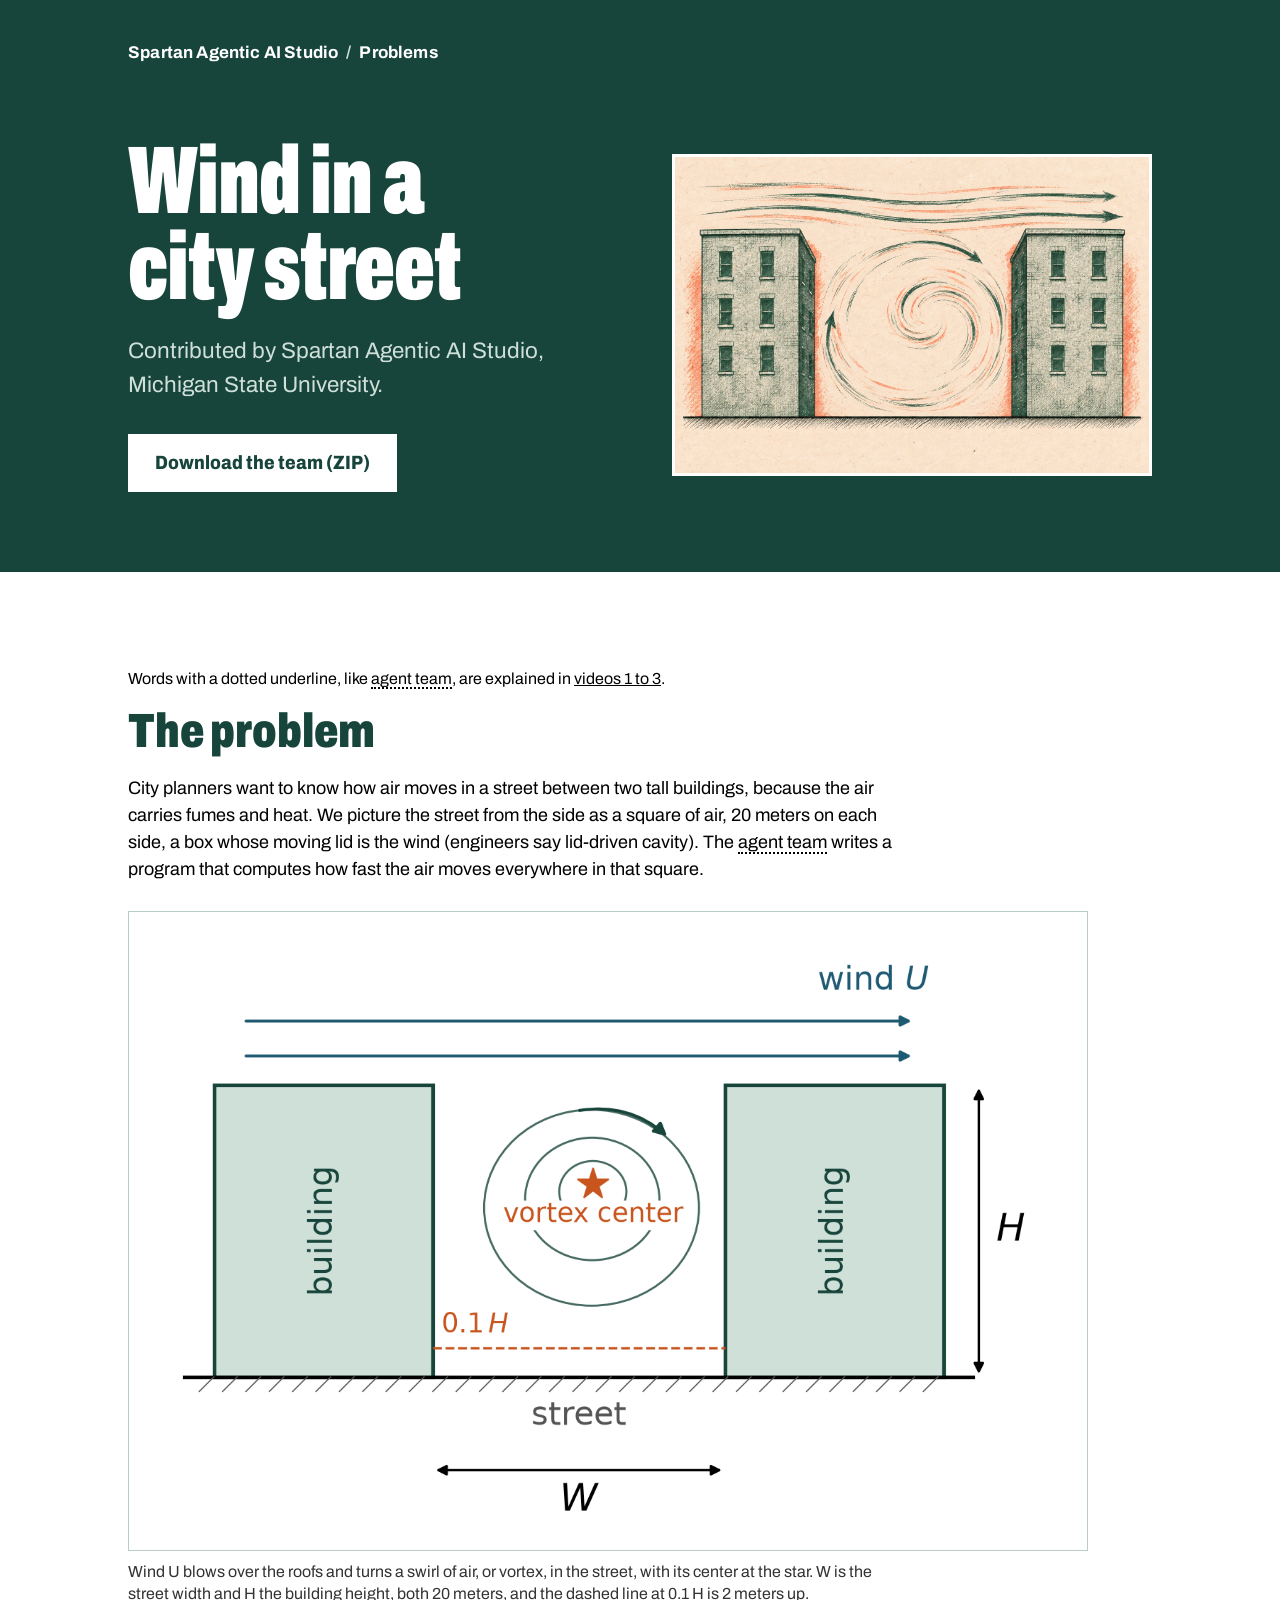
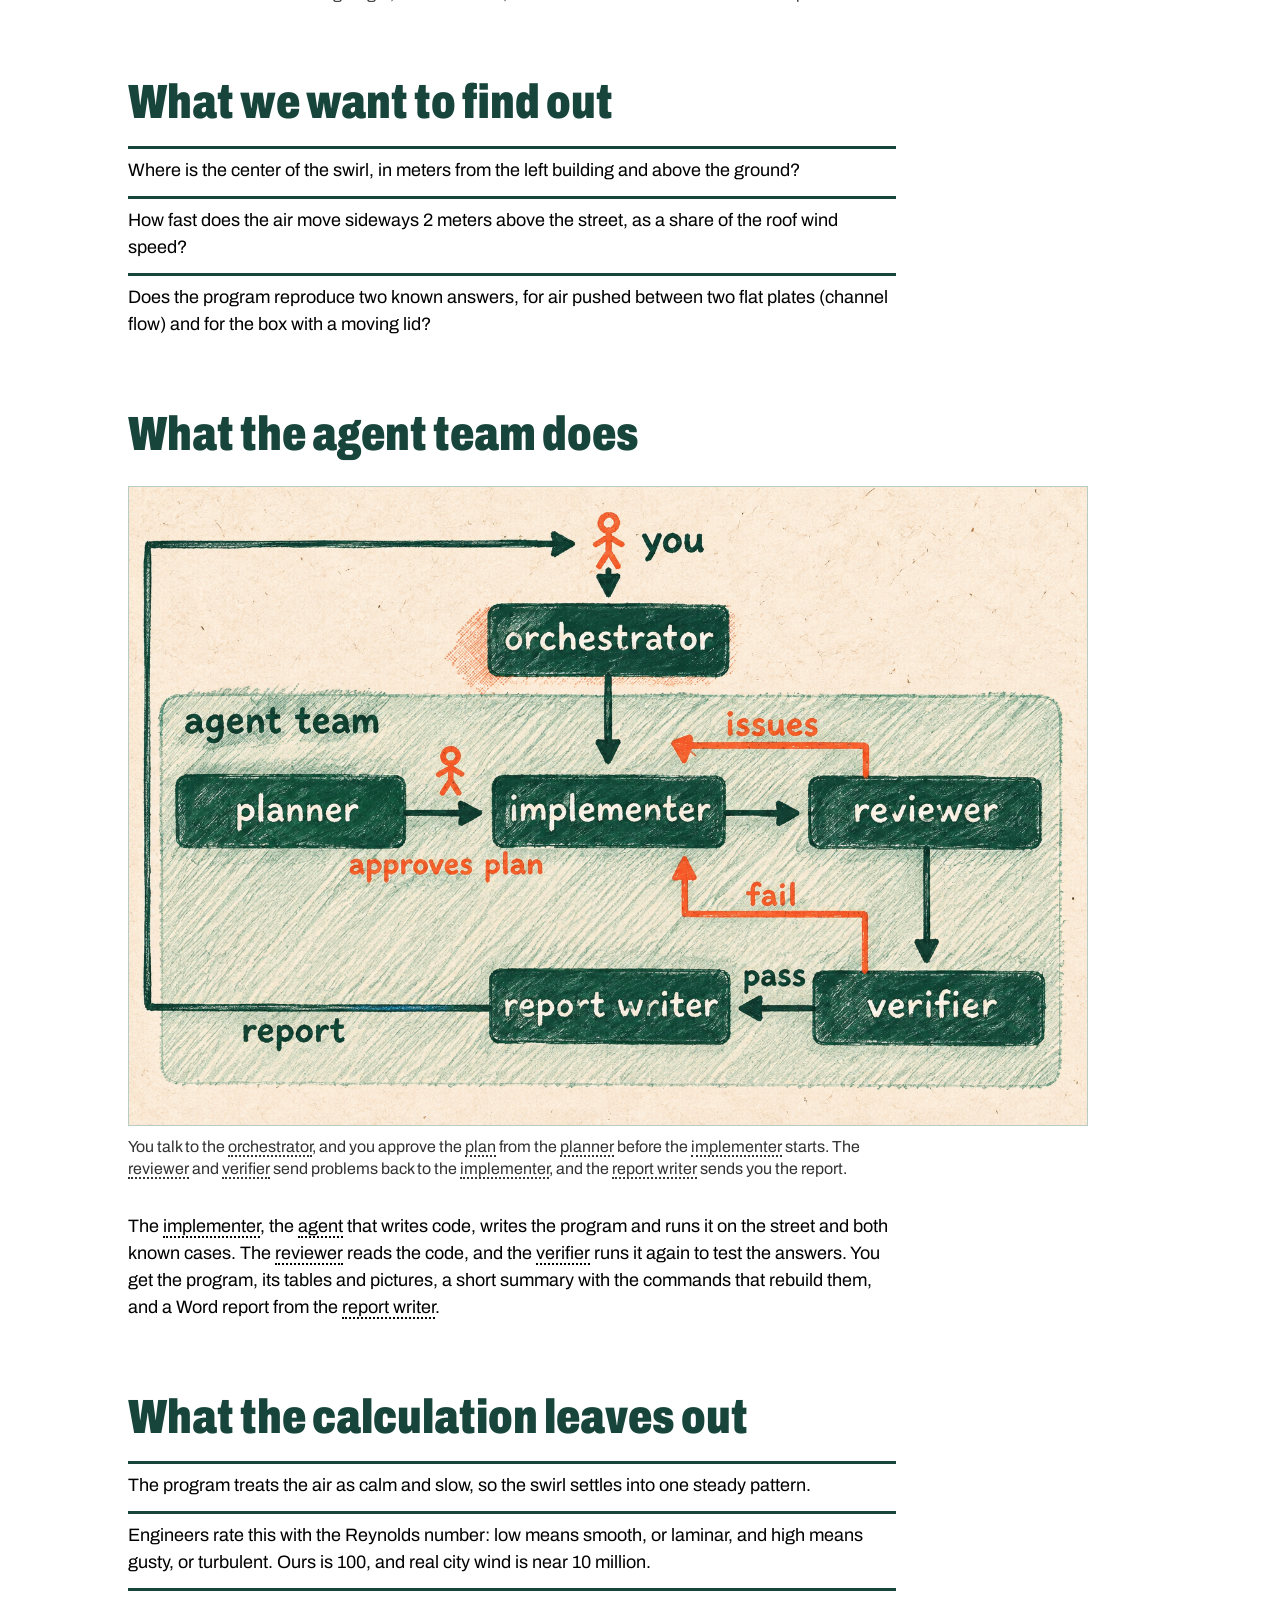
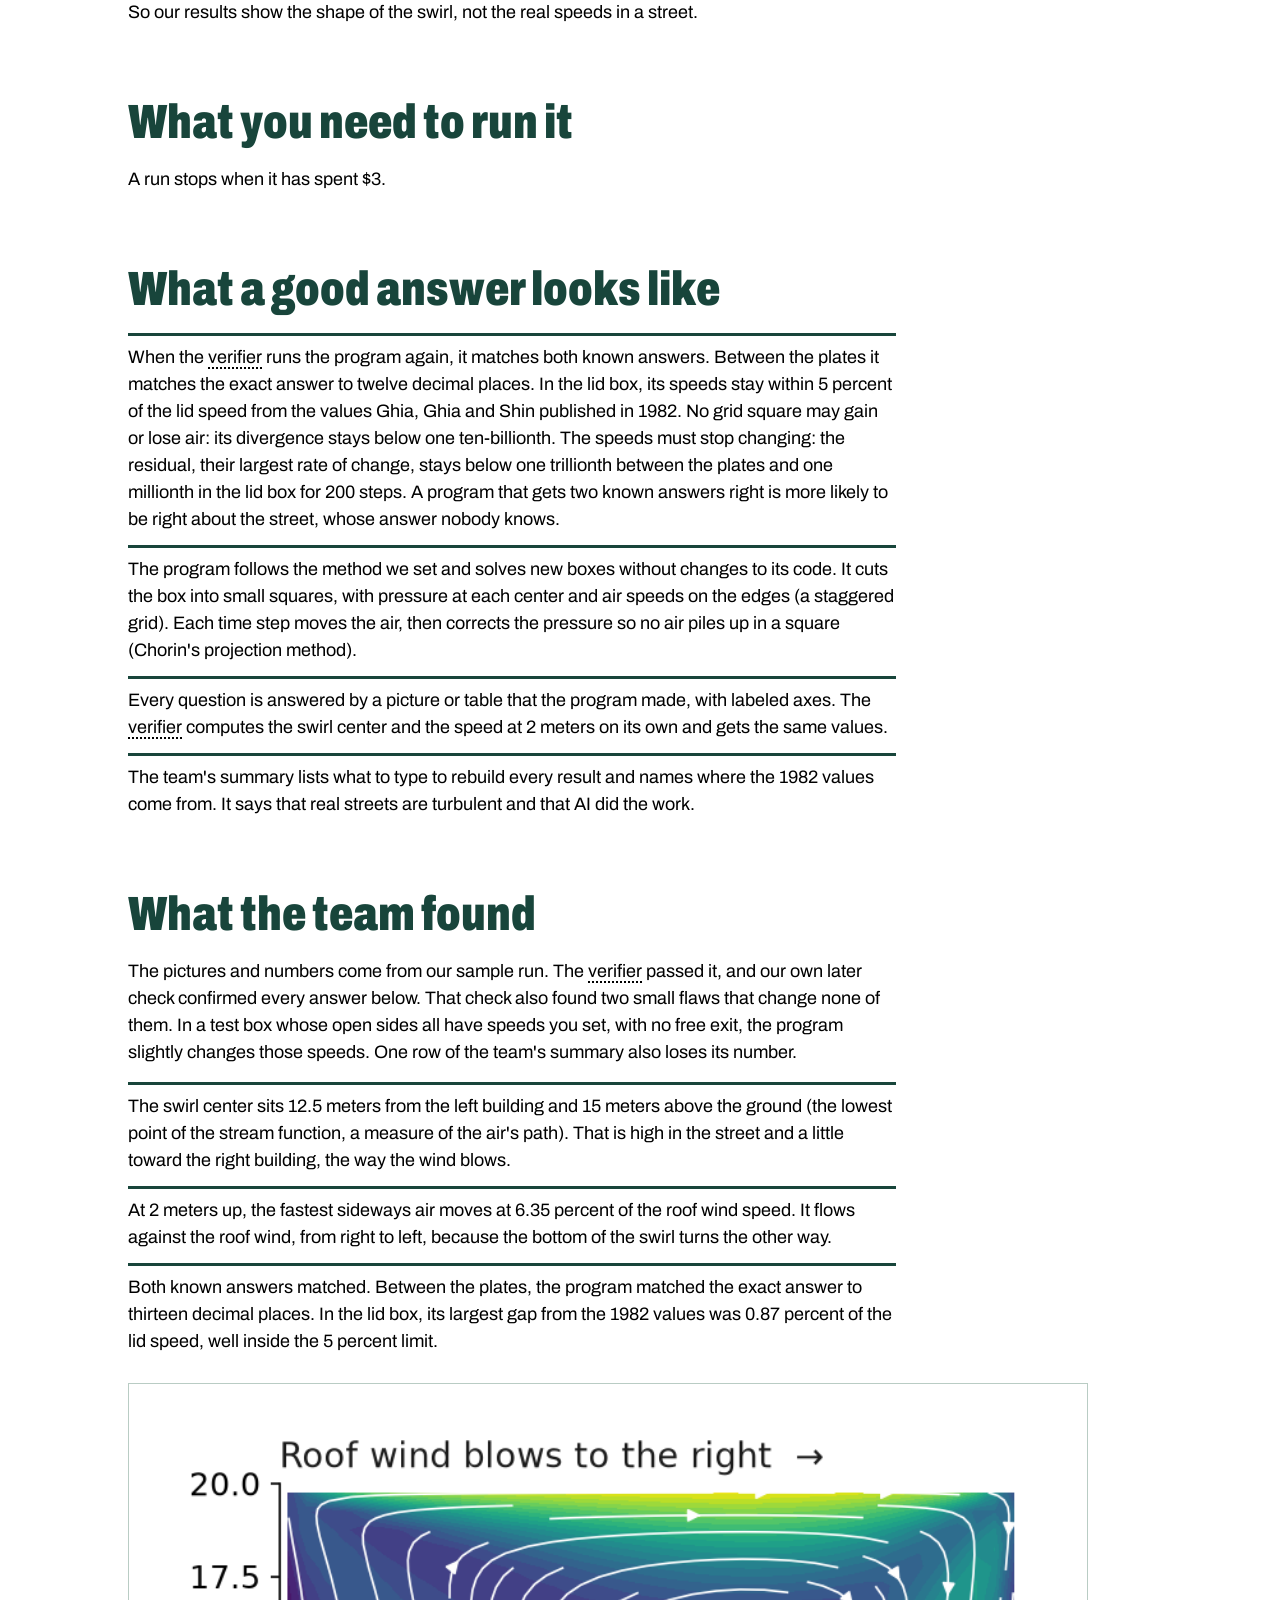
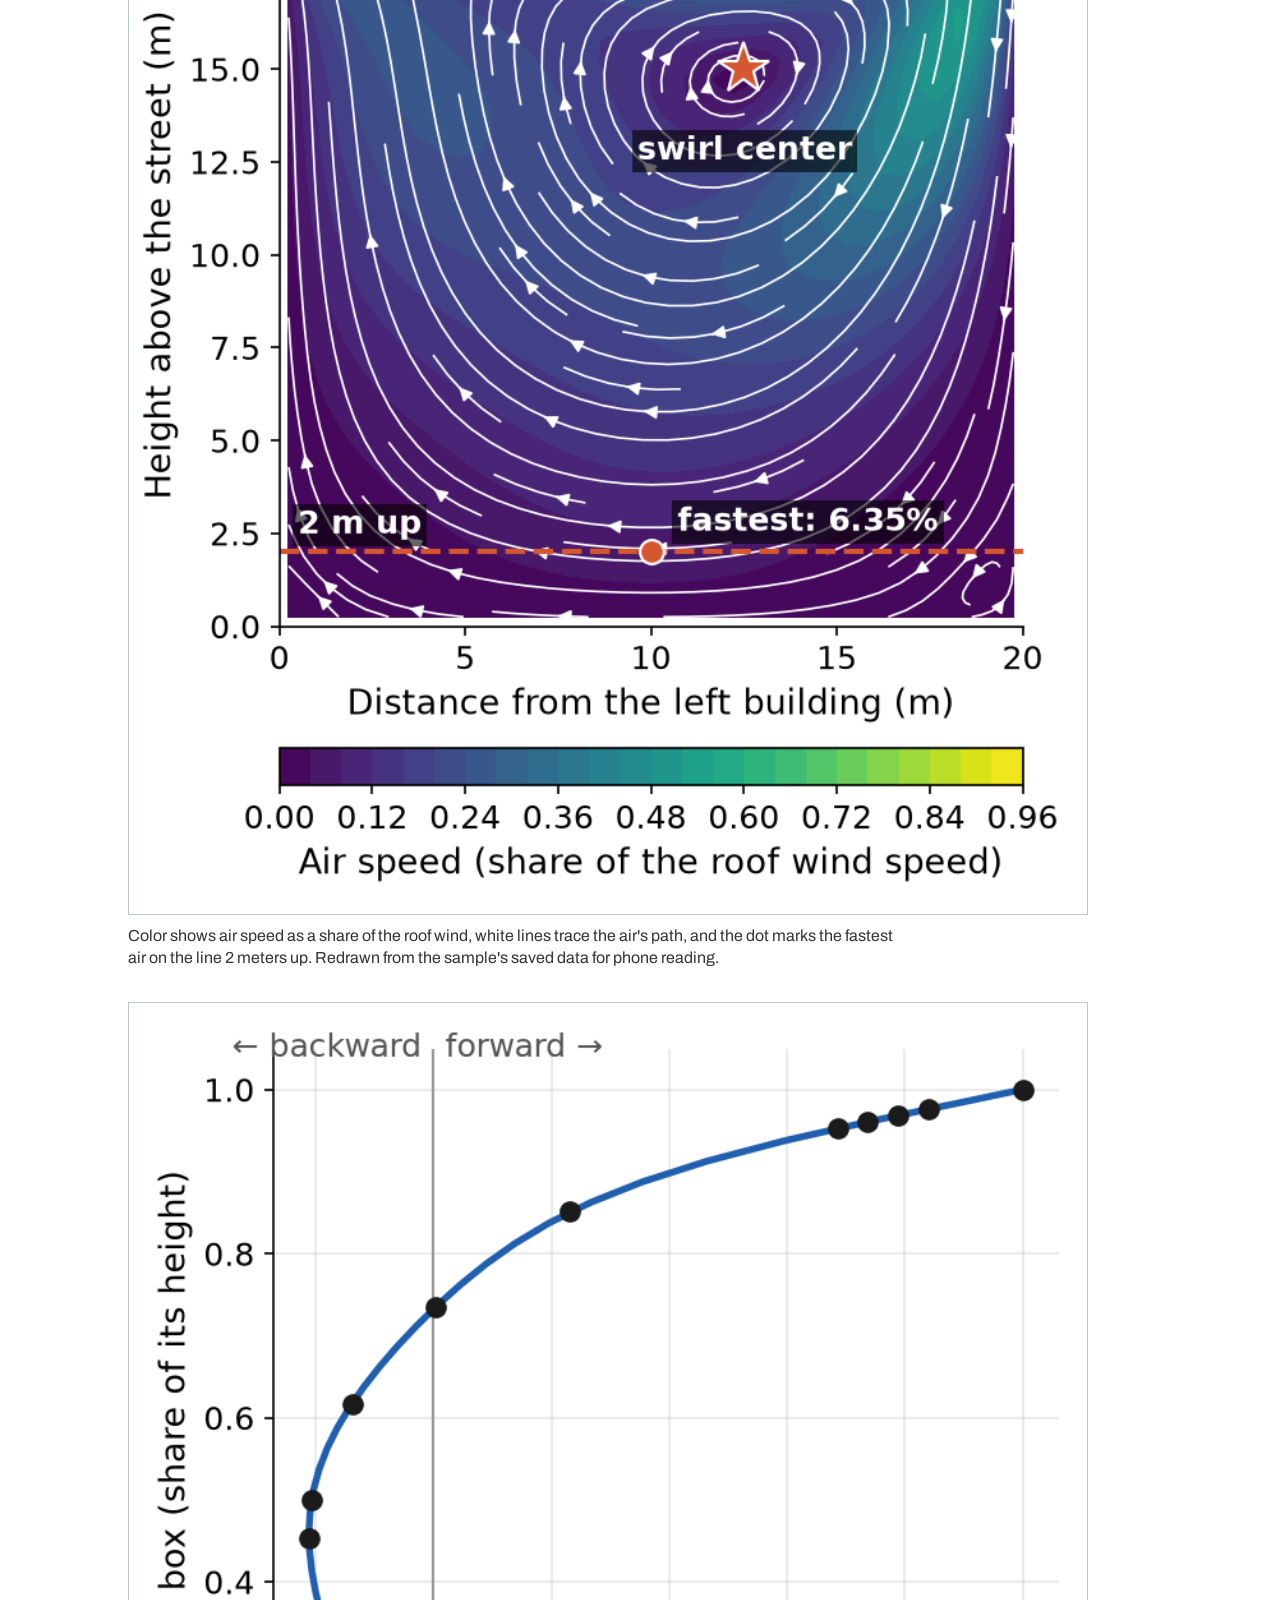
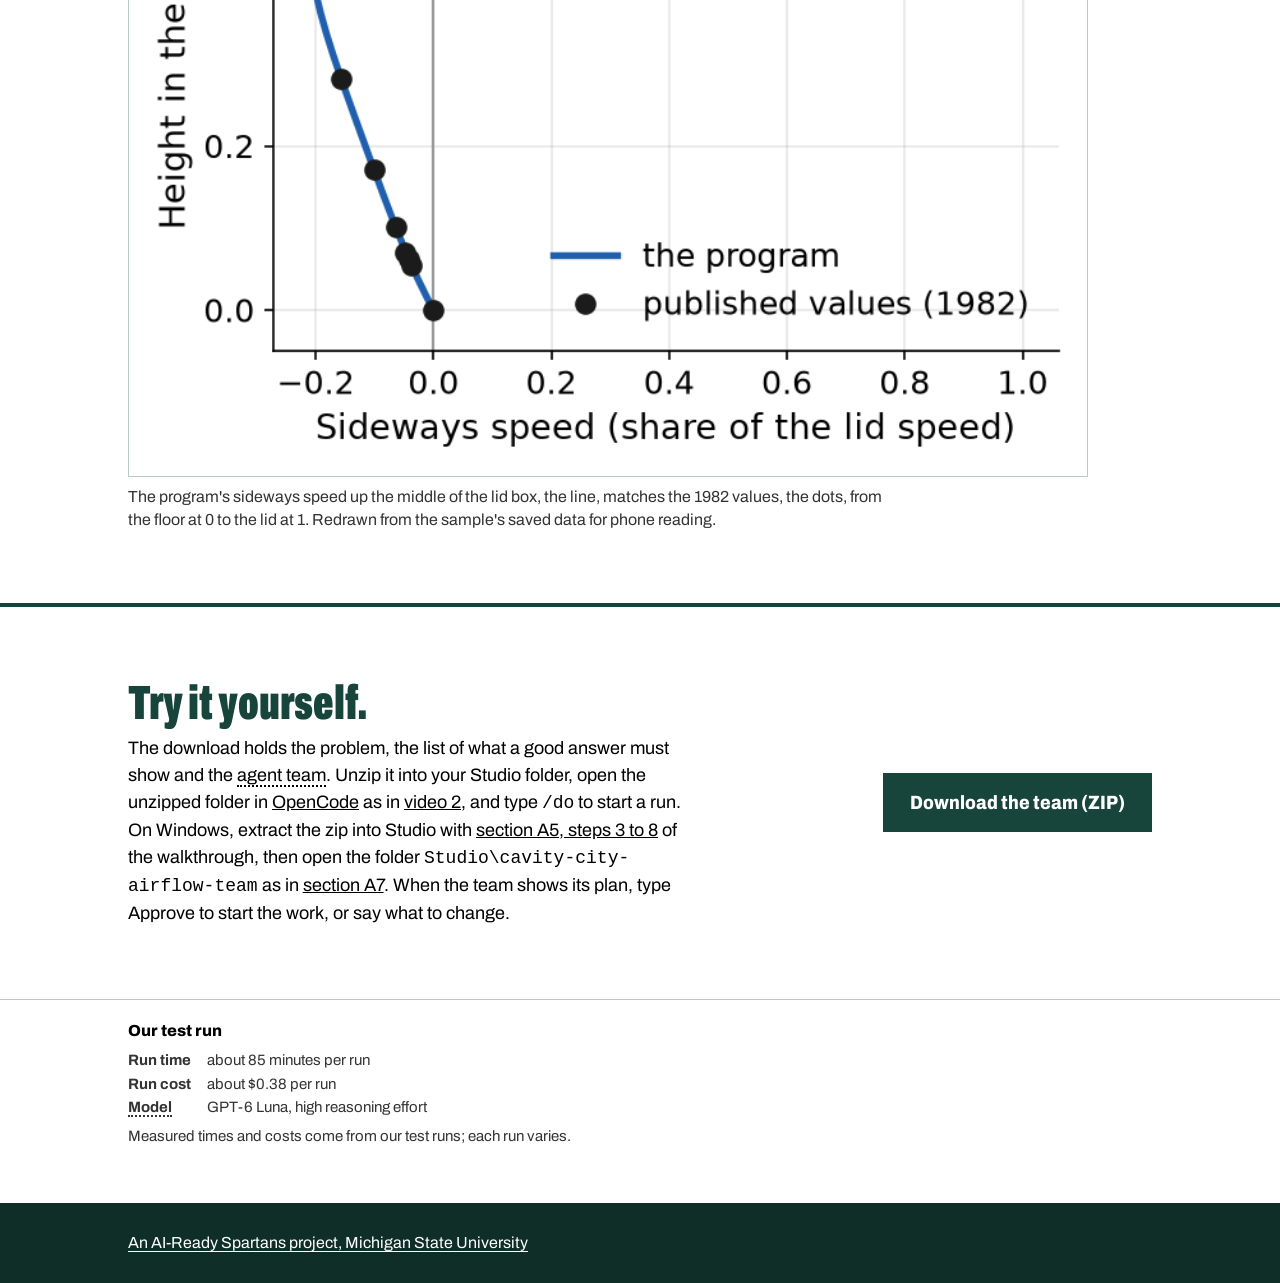
<file: problems/cavity-city-airflow/index.html>
<!doctype html>
<html lang="en">
<head>
<meta charset="utf-8">
<meta name="viewport" content="width=device-width, initial-scale=1">
<title>Wind in a city street | Spartan Agentic AI Studio</title>
<meta name="description" content="City planners want to know how air moves in a street between two tall buildings, because the air carries fumes and heat. We picture the street from the side as a square of air, 20 meters on each side, a box whose moving lid is the wind (engineers say lid-driven cavity). The agent team writes a program that computes how fast the air moves everywhere in that square.">
<meta name="theme-color" content="#18453B">
<link rel="icon" href="data:image/svg+xml,%3Csvg xmlns='http://www.w3.org/2000/svg' viewBox='0 0 16 16'%3E%3Crect width='16' height='16' fill='%2318453B'/%3E%3Crect x='3' y='3' width='10' height='3' fill='%23fff'/%3E%3Crect x='3' y='8' width='2' height='5' fill='%23fff'/%3E%3C/svg%3E">
<link rel="preconnect" href="https://fonts.googleapis.com">
<link rel="preconnect" href="https://fonts.gstatic.com" crossorigin>
<link rel="stylesheet" href="https://fonts.googleapis.com/css2?family=Archivo:wdth,wght@62..125,300..900&display=swap">
<link rel="stylesheet" href="../style.css">
<script defer src="https://stats-tsmlab.vercel.app/t.js" data-site="agentic-spartans"></script>
</head>
<body>
<header class="hero">
  <div class="wrap">
    <p class="crumbs"><a href="../../">Spartan Agentic AI Studio</a><span>/</span><a href="../">Problems</a></p>
    <div class="hero-grid">
      <div>
        <h1>Wind in a city street</h1>
        <p class="meta">Contributed by Spartan Agentic AI Studio, Michigan State University.</p>
        <div class="actions"><a class="button" href="team.zip" download="cavity-city-airflow-team.zip">Download the team (ZIP)</a></div>
      </div>
      <img class="cartoon" src="cartoon.png" width="1536" height="1024" alt="Two city buildings seen from the side, with wind blowing over their roofs and a large swirl of air turning between them in the street below.">
    </div>
  </div>
</header>

<main>
  <div class="brief wrap">
<p class="course-note">Words with a dotted underline, like <span class="course-term">agent team</span>, are explained in <a href="https://agentic-spartans.github.io/course/#video-1">videos 1 to 3</a>.</p>
<section>
<h2>The problem</h2>
<p>City planners want to know how air moves in a street between two tall buildings, because the air carries fumes and heat. We picture the street from the side as a square of air, 20 meters on each side, a box whose moving lid is the wind (engineers say lid-driven cavity). The <span class="course-term">agent team</span> writes a program that computes how fast the air moves everywhere in that square.</p>
<figure><img src="sketch.png" width="1350" height="900" alt="Wind U blows over the roofs and turns a swirl of air, or vortex, in the street, with its center at the star. W is the street width and H the building height, both 20 meters, and the dashed line at 0.1 H is 2 meters up."><figcaption>Wind U blows over the roofs and turns a swirl of air, or vortex, in the street, with its center at the star. W is the street width and H the building height, both 20 meters, and the dashed line at 0.1 H is 2 meters up.</figcaption></figure>
</section>
<section>
<h2>What we want to find out</h2>
<ul>
<li>Where is the center of the swirl, in meters from the left building and above the ground?</li>
<li>How fast does the air move sideways 2 meters above the street, as a share of the roof wind speed?</li>
<li>Does the program reproduce two known answers, for air pushed between two flat plates (channel flow) and for the box with a moving lid?</li>
</ul>
</section>
<section>
<h2>What the agent team does</h2>
<figure><img src="team.png" width="1536" height="1024" alt="You talk to the orchestrator, and you approve the plan from the planner before the implementer starts. The reviewer and verifier send problems back to the implementer, and the report writer sends you the report."><figcaption>You talk to the <span class="course-term">orchestrator</span>, and you approve the <span class="course-term">plan</span> from the <span class="course-term">planner</span> before the <span class="course-term">implementer</span> starts. The <span class="course-term">reviewer</span> and <span class="course-term">verifier</span> send problems back to the <span class="course-term">implementer</span>, and the <span class="course-term">report writer</span> sends you the report.</figcaption></figure>
<p>The <span class="course-term">implementer</span>, the <span class="course-term">agent</span> that writes code, writes the program and runs it on the street and both known cases. The <span class="course-term">reviewer</span> reads the code, and the <span class="course-term">verifier</span> runs it again to test the answers. You get the program, its tables and pictures, a short summary with the commands that rebuild them, and a Word report from the <span class="course-term">report writer</span>.</p>
</section>
<section>
<h2>What the calculation leaves out</h2>
<ul>
<li>The program treats the air as calm and slow, so the swirl settles into one steady pattern.</li>
<li>Engineers rate this with the Reynolds number: low means smooth, or laminar, and high means gusty, or turbulent. Ours is 100, and real city wind is near 10 million.</li>
<li>So our results show the shape of the swirl, not the real speeds in a street.</li>
</ul>
</section>
<section>
<h2>What you need to run it</h2>
<p>A run stops when it has spent $3.</p>
</section>
<section>
<h2>What a good answer looks like</h2>
<ul>
<li>When the <span class="course-term">verifier</span> runs the program again, it matches both known answers. Between the plates it matches the exact answer to twelve decimal places. In the lid box, its speeds stay within 5 percent of the lid speed from the values Ghia, Ghia and Shin published in 1982. No grid square may gain or lose air: its divergence stays below one ten-billionth. The speeds must stop changing: the residual, their largest rate of change, stays below one trillionth between the plates and one millionth in the lid box for 200 steps. A program that gets two known answers right is more likely to be right about the street, whose answer nobody knows.</li>
<li>The program follows the method we set and solves new boxes without changes to its code. It cuts the box into small squares, with pressure at each center and air speeds on the edges (a staggered grid). Each time step moves the air, then corrects the pressure so no air piles up in a square (Chorin's projection method).</li>
<li>Every question is answered by a picture or table that the program made, with labeled axes. The <span class="course-term">verifier</span> computes the swirl center and the speed at 2 meters on its own and gets the same values.</li>
<li>The team's summary lists what to type to rebuild every result and names where the 1982 values come from. It says that real streets are turbulent and that AI did the work.</li>
</ul>
</section>
<section>
<h2>What the team found</h2>
<p>The pictures and numbers come from our sample run. The <span class="course-term">verifier</span> passed it, and our own later check confirmed every answer below. That check also found two small flaws that change none of them. In a test box whose open sides all have speeds you set, with no free exit, the program slightly changes those speeds. One row of the team's summary also loses its number.</p>
<ul>
<li>The swirl center sits 12.5 meters from the left building and 15 meters above the ground (the lowest point of the stream function, a measure of the air's path). That is high in the street and a little toward the right building, the way the wind blows.</li>
<li>At 2 meters up, the fastest sideways air moves at 6.35 percent of the roof wind speed. It flows against the roof wind, from right to left, because the bottom of the swirl turns the other way.</li>
<li>Both known answers matched. Between the plates, the program matched the exact answer to thirteen decimal places. In the lid box, its largest gap from the 1982 values was 0.87 percent of the lid speed, well inside the 5 percent limit.</li>
</ul>
<figure><img src="sample_1.png" width="750" height="885" alt="Color shows air speed as a share of the roof wind, white lines trace the air&#x27;s path, and the dot marks the fastest air on the line 2 meters up. Redrawn from the sample&#x27;s saved data for phone reading."><figcaption>Color shows air speed as a share of the roof wind, white lines trace the air&#x27;s path, and the dot marks the fastest air on the line 2 meters up. Redrawn from the sample&#x27;s saved data for phone reading.</figcaption></figure>

<figure><img src="sample_2.png" width="750" height="840" alt="The program&#x27;s sideways speed up the middle of the lid box, the line, matches the 1982 values, the dots, from the floor at 0 to the lid at 1. Redrawn from the sample&#x27;s saved data for phone reading."><figcaption>The program&#x27;s sideways speed up the middle of the lid box, the line, matches the 1982 values, the dots, from the floor at 0 to the lid at 1. Redrawn from the sample&#x27;s saved data for phone reading.</figcaption></figure>
</section>
  </div>
  <section class="get on-paper" aria-label="Download">
    <div class="wrap">
      <p><b>Try it yourself.</b> The download holds the problem, the list of what a good answer must show and the <span class="course-term">agent team</span>. Unzip it into your Studio folder, open the unzipped folder in <a href="https://agentic-spartans.github.io/course/">OpenCode</a> as in <a href="https://agentic-spartans.github.io/course/#video-2">video 2</a>, and type <code>/do</code> to start a run. On Windows, extract the zip into Studio with <a href="https://agentic-spartans.github.io/course/windows/#A5-3">section A5, steps 3 to 8</a> of the walkthrough, then open the folder <code>Studio\cavity-city-airflow-team</code> as in <a href="https://agentic-spartans.github.io/course/windows/#A7">section A7</a>. When the team shows its plan, type Approve to start the work, or say what to change.</p>
      <a class="button" href="team.zip" download="cavity-city-airflow-team.zip">Download the team (ZIP)</a>
    </div>
  </section>
  <aside class="run-details" aria-labelledby="run-details"><div class="wrap">
<h2 id="run-details">Our test run</h2>
<dl><dt>Run time</dt><dd>about 85 minutes per run</dd><dt>Run cost</dt><dd>about $0.38 per run</dd><dt><span class="course-term">Model</span></dt><dd>GPT-6 Luna, high reasoning effort</dd></dl>
<p>Measured times and costs come from our test runs; each run varies.</p>
</div></aside>
</main>

<footer>
  <div class="wrap">
    <p class="sponsor"><a href="https://ai.msu.edu/ai-ready">An AI-Ready Spartans project, Michigan State University</a></p>
  </div>
</footer>
</body>
</html>
</file>
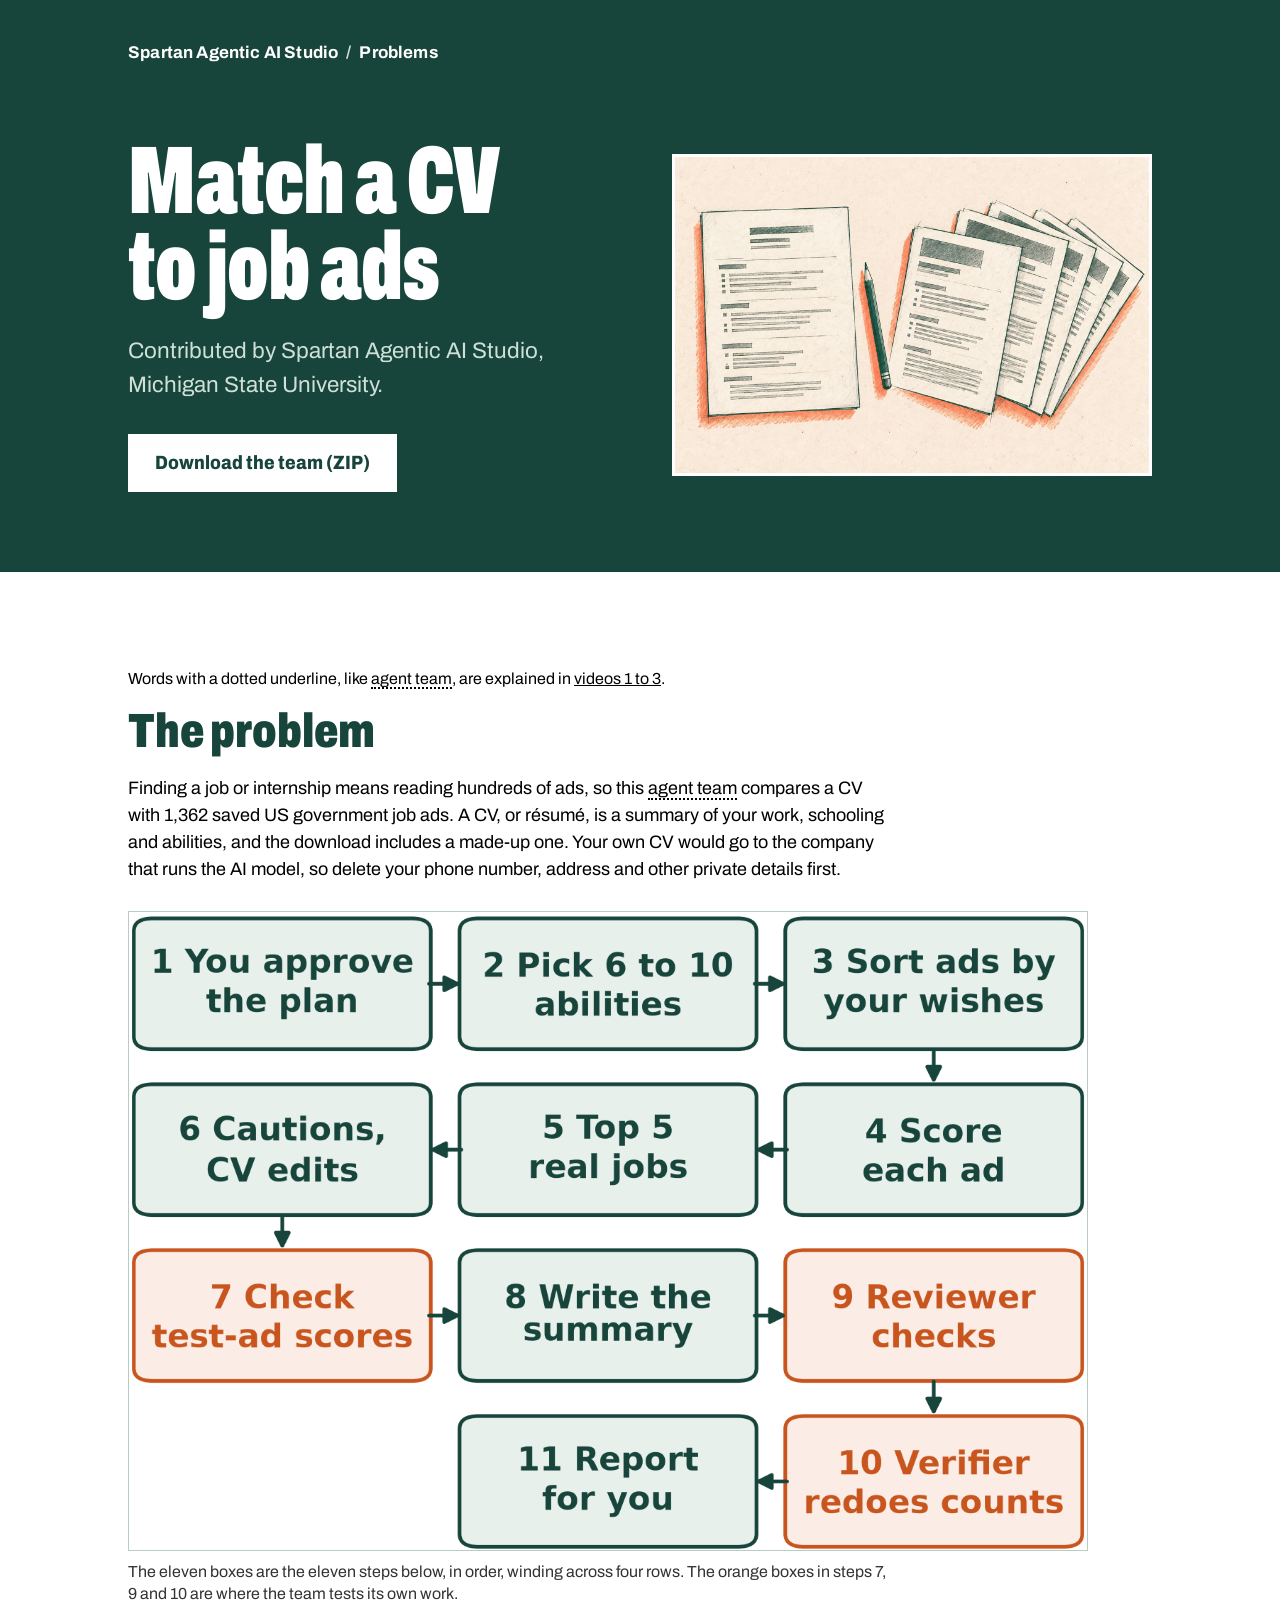
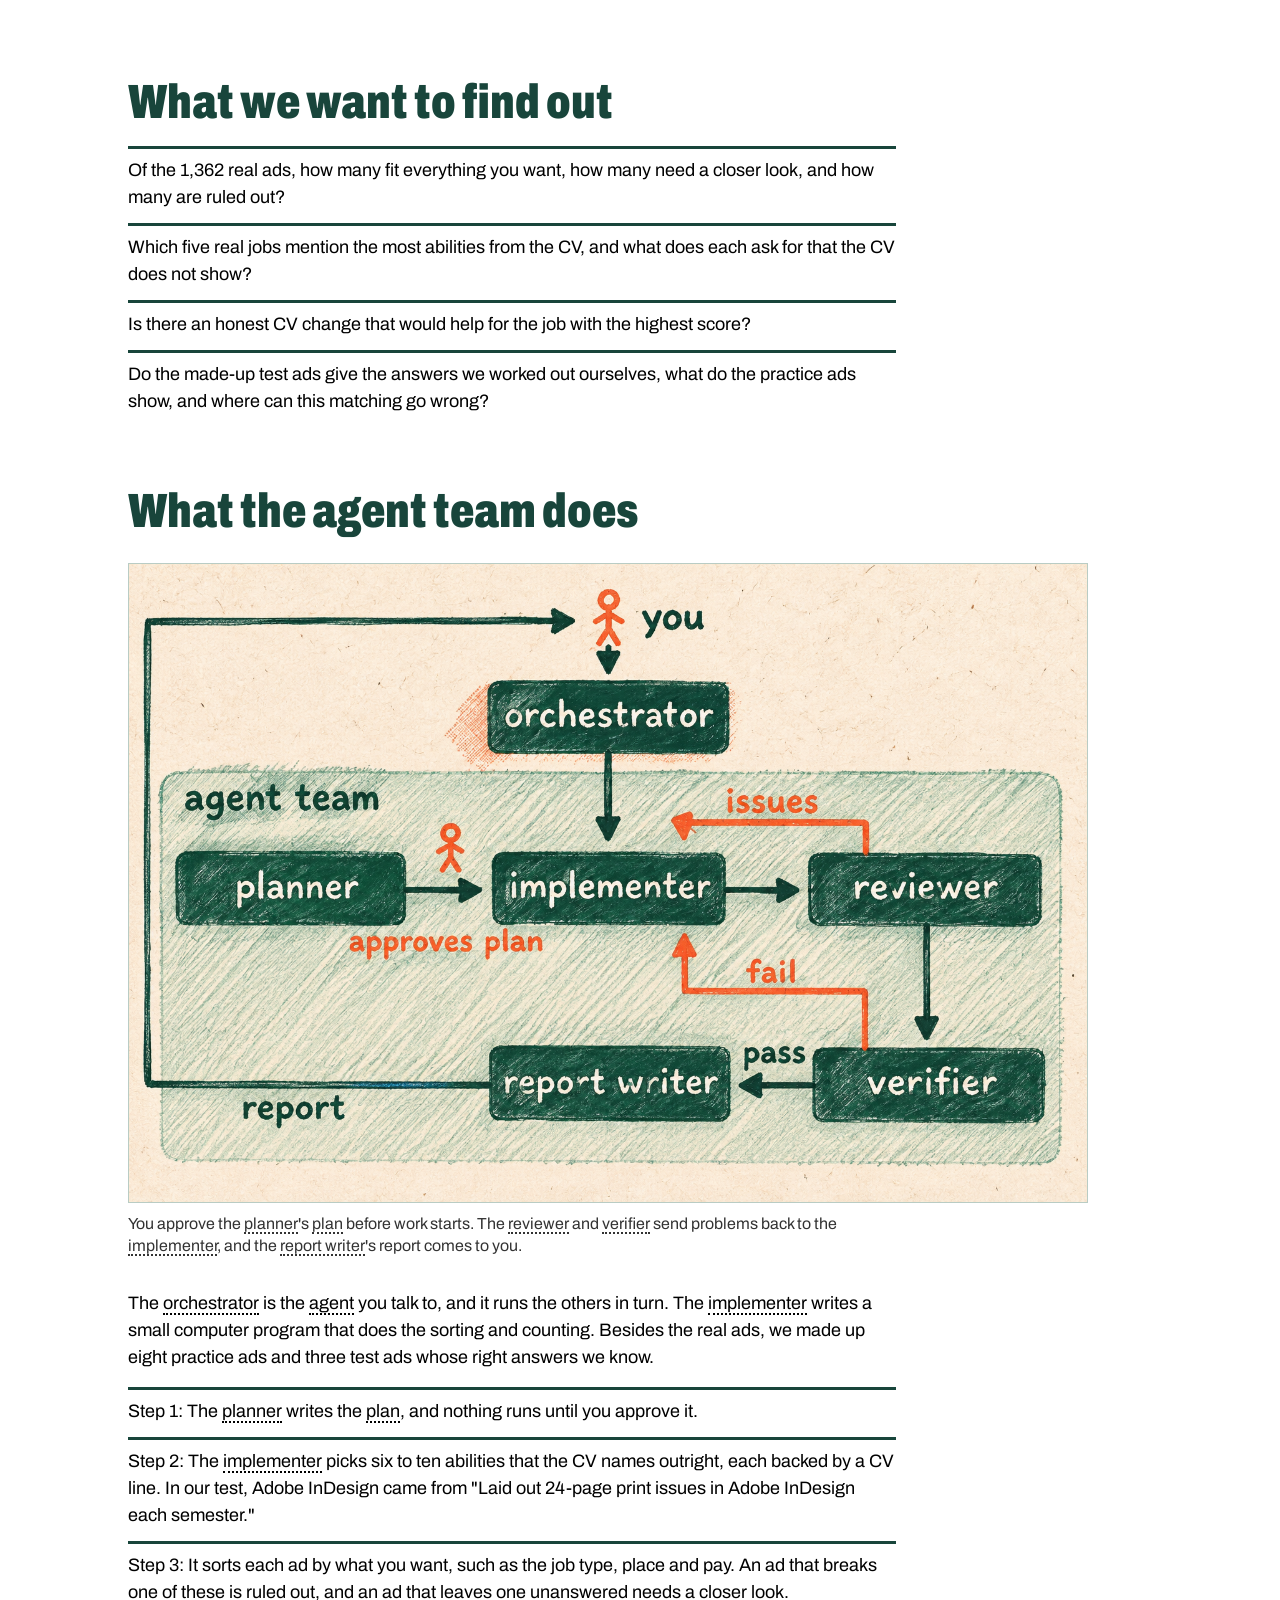
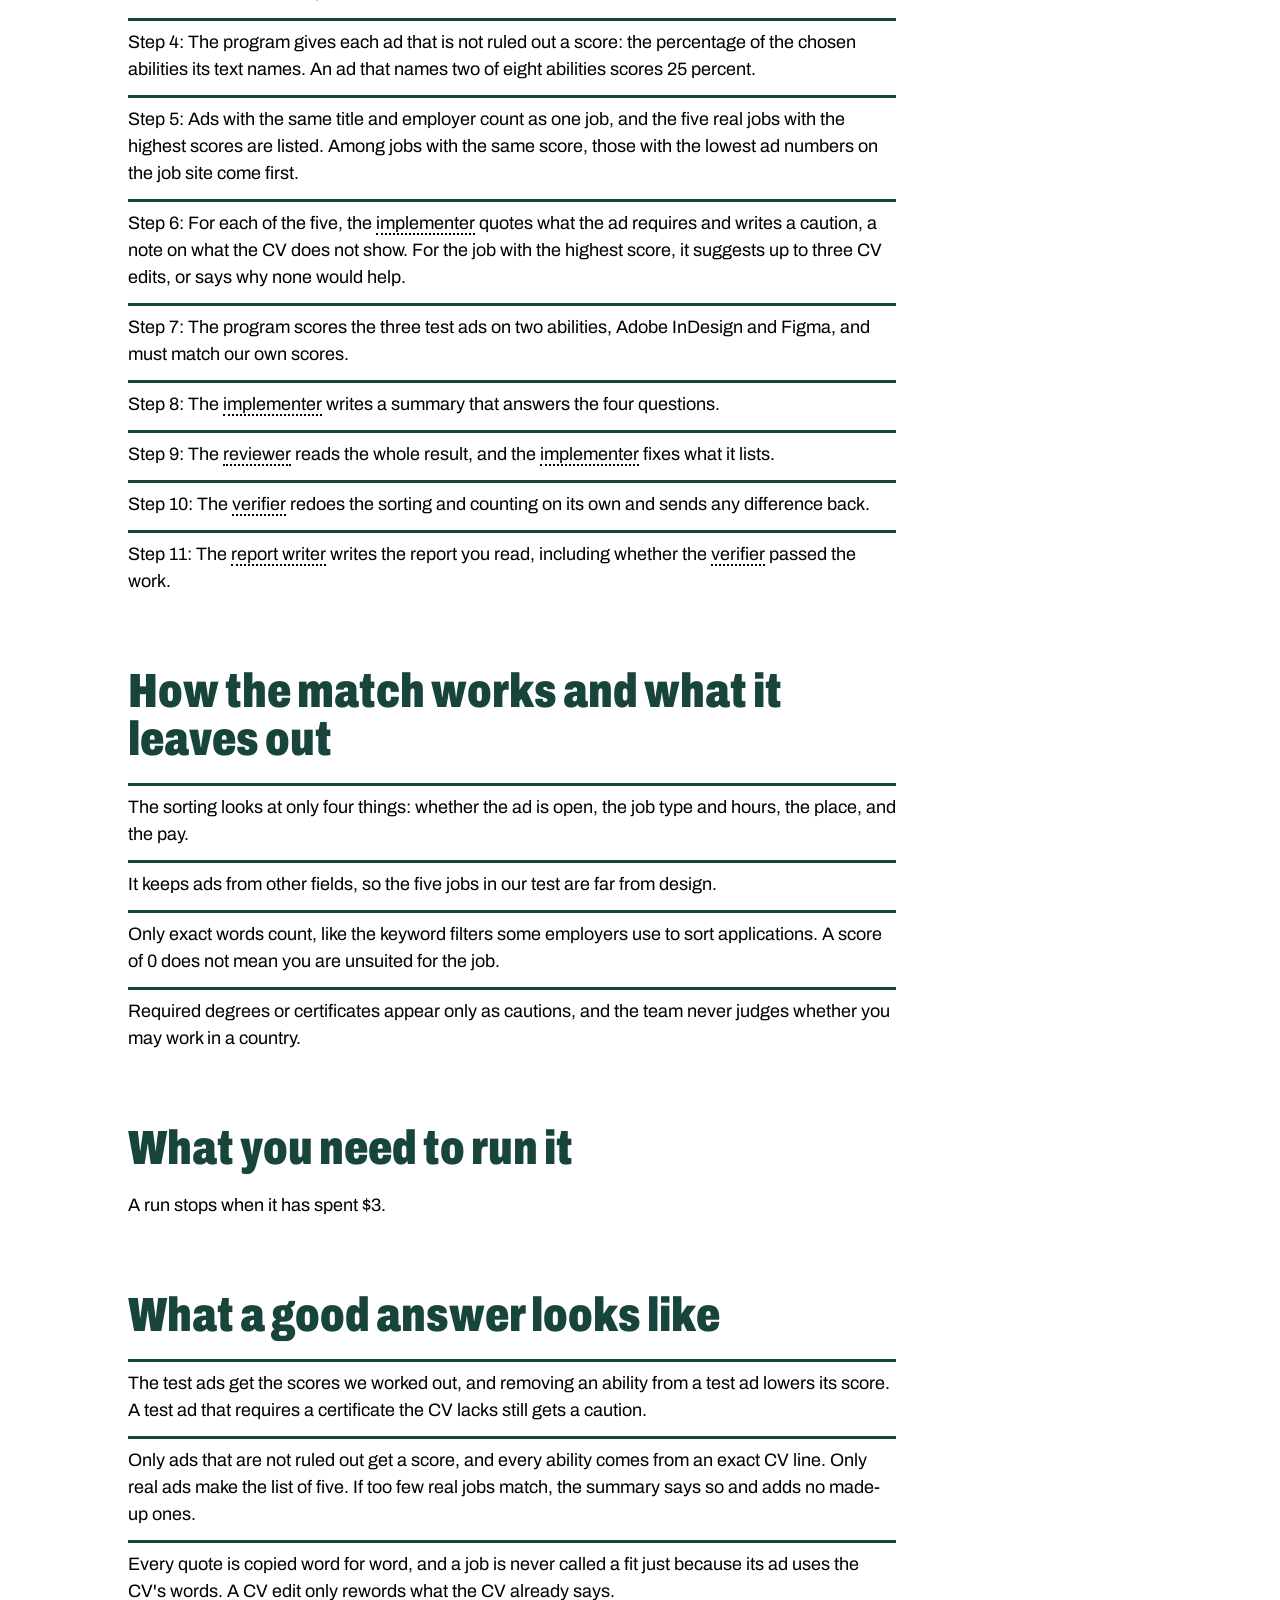
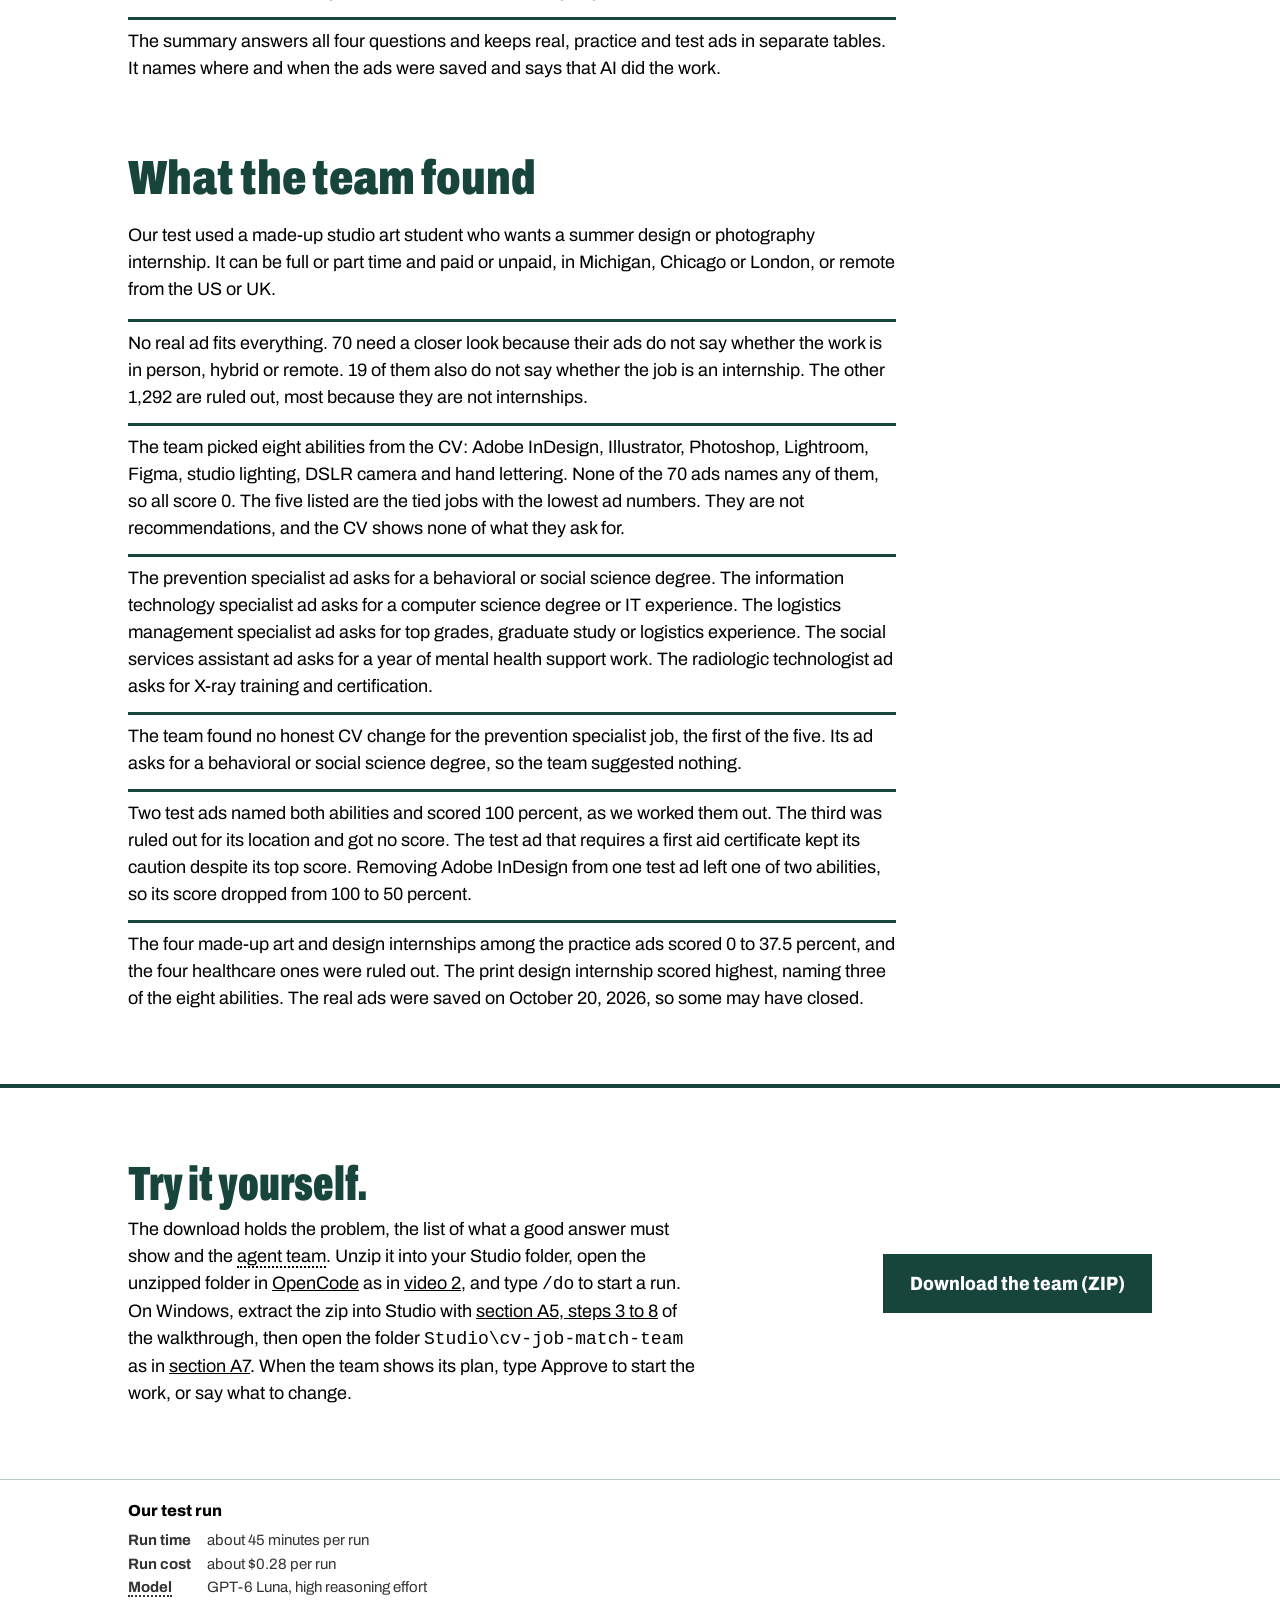
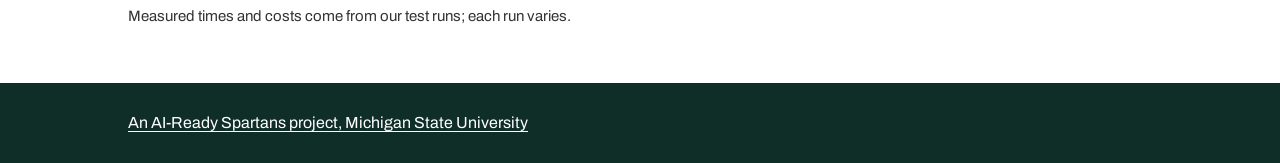
<file: problems/cv-job-match/index.html>
<!doctype html>
<html lang="en">
<head>
<meta charset="utf-8">
<meta name="viewport" content="width=device-width, initial-scale=1">
<title>Match a CV to job ads | Spartan Agentic AI Studio</title>
<meta name="description" content="Finding a job or internship means reading hundreds of ads, so this agent team compares a CV with 1,362 saved US government job ads. A CV, or résumé, is a summary of your work, schooling and abilities, and the download includes a made-up one. Your own CV would go to the company that runs the AI model, so delete your phone number, address and other private details first.">
<meta name="theme-color" content="#18453B">
<link rel="icon" href="data:image/svg+xml,%3Csvg xmlns='http://www.w3.org/2000/svg' viewBox='0 0 16 16'%3E%3Crect width='16' height='16' fill='%2318453B'/%3E%3Crect x='3' y='3' width='10' height='3' fill='%23fff'/%3E%3Crect x='3' y='8' width='2' height='5' fill='%23fff'/%3E%3C/svg%3E">
<link rel="preconnect" href="https://fonts.googleapis.com">
<link rel="preconnect" href="https://fonts.gstatic.com" crossorigin>
<link rel="stylesheet" href="https://fonts.googleapis.com/css2?family=Archivo:wdth,wght@62..125,300..900&display=swap">
<link rel="stylesheet" href="../style.css">
<script defer src="https://stats-tsmlab.vercel.app/t.js" data-site="agentic-spartans"></script>
</head>
<body>
<header class="hero">
  <div class="wrap">
    <p class="crumbs"><a href="../../">Spartan Agentic AI Studio</a><span>/</span><a href="../">Problems</a></p>
    <div class="hero-grid">
      <div>
        <h1>Match a CV to job ads</h1>
        <p class="meta">Contributed by Spartan Agentic AI Studio, Michigan State University.</p>
        <div class="actions"><a class="button" href="team.zip" download="cv-job-match-team.zip">Download the team (ZIP)</a></div>
      </div>
      <img class="cartoon" src="cartoon.png" width="1536" height="1024" alt="A desk seen from above with a CV on the left, a fan of printed job ads on the right and a pencil between them.">
    </div>
  </div>
</header>

<main>
  <div class="brief wrap">
<p class="course-note">Words with a dotted underline, like <span class="course-term">agent team</span>, are explained in <a href="https://agentic-spartans.github.io/course/#video-1">videos 1 to 3</a>.</p>
<section>
<h2>The problem</h2>
<p>Finding a job or internship means reading hundreds of ads, so this <span class="course-term">agent team</span> compares a CV with 1,362 saved US government job ads. A CV, or résumé, is a summary of your work, schooling and abilities, and the download includes a made-up one. Your own CV would go to the company that runs the AI model, so delete your phone number, address and other private details first.</p>
<figure><img src="sketch.png" width="1350" height="900" alt="The eleven boxes are the eleven steps below, in order, winding across four rows. The orange boxes in steps 7, 9 and 10 are where the team tests its own work."><figcaption>The eleven boxes are the eleven steps below, in order, winding across four rows. The orange boxes in steps 7, 9 and 10 are where the team tests its own work.</figcaption></figure>
</section>
<section>
<h2>What we want to find out</h2>
<ul>
<li>Of the 1,362 real ads, how many fit everything you want, how many need a closer look, and how many are ruled out?</li>
<li>Which five real jobs mention the most abilities from the CV, and what does each ask for that the CV does not show?</li>
<li>Is there an honest CV change that would help for the job with the highest score?</li>
<li>Do the made-up test ads give the answers we worked out ourselves, what do the practice ads show, and where can this matching go wrong?</li>
</ul>
</section>
<section>
<h2>What the agent team does</h2>
<figure><img src="team.png" width="1536" height="1024" alt="You approve the planner&#x27;s plan before work starts. The reviewer and verifier send problems back to the implementer, and the report writer&#x27;s report comes to you."><figcaption>You approve the <span class="course-term">planner</span>&#x27;s <span class="course-term">plan</span> before work starts. The <span class="course-term">reviewer</span> and <span class="course-term">verifier</span> send problems back to the <span class="course-term">implementer</span>, and the <span class="course-term">report writer</span>&#x27;s report comes to you.</figcaption></figure>
<p>The <span class="course-term">orchestrator</span> is the <span class="course-term">agent</span> you talk to, and it runs the others in turn. The <span class="course-term">implementer</span> writes a small computer program that does the sorting and counting. Besides the real ads, we made up eight practice ads and three test ads whose right answers we know.</p>
<ul>
<li>Step 1: The <span class="course-term">planner</span> writes the <span class="course-term">plan</span>, and nothing runs until you approve it.</li>
<li>Step 2: The <span class="course-term">implementer</span> picks six to ten abilities that the CV names outright, each backed by a CV line. In our test, Adobe InDesign came from "Laid out 24-page print issues in Adobe InDesign each semester."</li>
<li>Step 3: It sorts each ad by what you want, such as the job type, place and pay. An ad that breaks one of these is ruled out, and an ad that leaves one unanswered needs a closer look.</li>
<li>Step 4: The program gives each ad that is not ruled out a score: the percentage of the chosen abilities its text names. An ad that names two of eight abilities scores 25 percent.</li>
<li>Step 5: Ads with the same title and employer count as one job, and the five real jobs with the highest scores are listed. Among jobs with the same score, those with the lowest ad numbers on the job site come first.</li>
<li>Step 6: For each of the five, the <span class="course-term">implementer</span> quotes what the ad requires and writes a caution, a note on what the CV does not show. For the job with the highest score, it suggests up to three CV edits, or says why none would help.</li>
<li>Step 7: The program scores the three test ads on two abilities, Adobe InDesign and Figma, and must match our own scores.</li>
<li>Step 8: The <span class="course-term">implementer</span> writes a summary that answers the four questions.</li>
<li>Step 9: The <span class="course-term">reviewer</span> reads the whole result, and the <span class="course-term">implementer</span> fixes what it lists.</li>
<li>Step 10: The <span class="course-term">verifier</span> redoes the sorting and counting on its own and sends any difference back.</li>
<li>Step 11: The <span class="course-term">report writer</span> writes the report you read, including whether the <span class="course-term">verifier</span> passed the work.</li>
</ul>
</section>
<section>
<h2>How the match works and what it leaves out</h2>
<ul>
<li>The sorting looks at only four things: whether the ad is open, the job type and hours, the place, and the pay.</li>
<li>It keeps ads from other fields, so the five jobs in our test are far from design.</li>
<li>Only exact words count, like the keyword filters some employers use to sort applications. A score of 0 does not mean you are unsuited for the job.</li>
<li>Required degrees or certificates appear only as cautions, and the team never judges whether you may work in a country.</li>
</ul>
</section>
<section>
<h2>What you need to run it</h2>
<p>A run stops when it has spent $3.</p>
</section>
<section>
<h2>What a good answer looks like</h2>
<ul>
<li>The test ads get the scores we worked out, and removing an ability from a test ad lowers its score. A test ad that requires a certificate the CV lacks still gets a caution.</li>
<li>Only ads that are not ruled out get a score, and every ability comes from an exact CV line. Only real ads make the list of five. If too few real jobs match, the summary says so and adds no made-up ones.</li>
<li>Every quote is copied word for word, and a job is never called a fit just because its ad uses the CV's words. A CV edit only rewords what the CV already says.</li>
<li>The summary answers all four questions and keeps real, practice and test ads in separate tables. It names where and when the ads were saved and says that AI did the work.</li>
</ul>
</section>
<section>
<h2>What the team found</h2>
<p>Our test used a made-up studio art student who wants a summer design or photography internship. It can be full or part time and paid or unpaid, in Michigan, Chicago or London, or remote from the US or UK.</p>
<ul>
<li>No real ad fits everything. 70 need a closer look because their ads do not say whether the work is in person, hybrid or remote. 19 of them also do not say whether the job is an internship. The other 1,292 are ruled out, most because they are not internships.</li>
<li>The team picked eight abilities from the CV: Adobe InDesign, Illustrator, Photoshop, Lightroom, Figma, studio lighting, DSLR camera and hand lettering. None of the 70 ads names any of them, so all score 0. The five listed are the tied jobs with the lowest ad numbers. They are not recommendations, and the CV shows none of what they ask for.</li>
<li>The prevention specialist ad asks for a behavioral or social science degree. The information technology specialist ad asks for a computer science degree or IT experience. The logistics management specialist ad asks for top grades, graduate study or logistics experience. The social services assistant ad asks for a year of mental health support work. The radiologic technologist ad asks for X-ray training and certification.</li>
<li>The team found no honest CV change for the prevention specialist job, the first of the five. Its ad asks for a behavioral or social science degree, so the team suggested nothing.</li>
<li>Two test ads named both abilities and scored 100 percent, as we worked them out. The third was ruled out for its location and got no score. The test ad that requires a first aid certificate kept its caution despite its top score. Removing Adobe InDesign from one test ad left one of two abilities, so its score dropped from 100 to 50 percent.</li>
<li>The four made-up art and design internships among the practice ads scored 0 to 37.5 percent, and the four healthcare ones were ruled out. The print design internship scored highest, naming three of the eight abilities. The real ads were saved on October 20, 2026, so some may have closed.</li>
</ul>
</section>
  </div>
  <section class="get on-paper" aria-label="Download">
    <div class="wrap">
      <p><b>Try it yourself.</b> The download holds the problem, the list of what a good answer must show and the <span class="course-term">agent team</span>. Unzip it into your Studio folder, open the unzipped folder in <a href="https://agentic-spartans.github.io/course/">OpenCode</a> as in <a href="https://agentic-spartans.github.io/course/#video-2">video 2</a>, and type <code>/do</code> to start a run. On Windows, extract the zip into Studio with <a href="https://agentic-spartans.github.io/course/windows/#A5-3">section A5, steps 3 to 8</a> of the walkthrough, then open the folder <code>Studio\cv-job-match-team</code> as in <a href="https://agentic-spartans.github.io/course/windows/#A7">section A7</a>. When the team shows its plan, type Approve to start the work, or say what to change.</p>
      <a class="button" href="team.zip" download="cv-job-match-team.zip">Download the team (ZIP)</a>
    </div>
  </section>
  <aside class="run-details" aria-labelledby="run-details"><div class="wrap">
<h2 id="run-details">Our test run</h2>
<dl><dt>Run time</dt><dd>about 45 minutes per run</dd><dt>Run cost</dt><dd>about $0.28 per run</dd><dt><span class="course-term">Model</span></dt><dd>GPT-6 Luna, high reasoning effort</dd></dl>
<p>Measured times and costs come from our test runs; each run varies.</p>
</div></aside>
</main>

<footer>
  <div class="wrap">
    <p class="sponsor"><a href="https://ai.msu.edu/ai-ready">An AI-Ready Spartans project, Michigan State University</a></p>
  </div>
</footer>
</body>
</html>
</file>
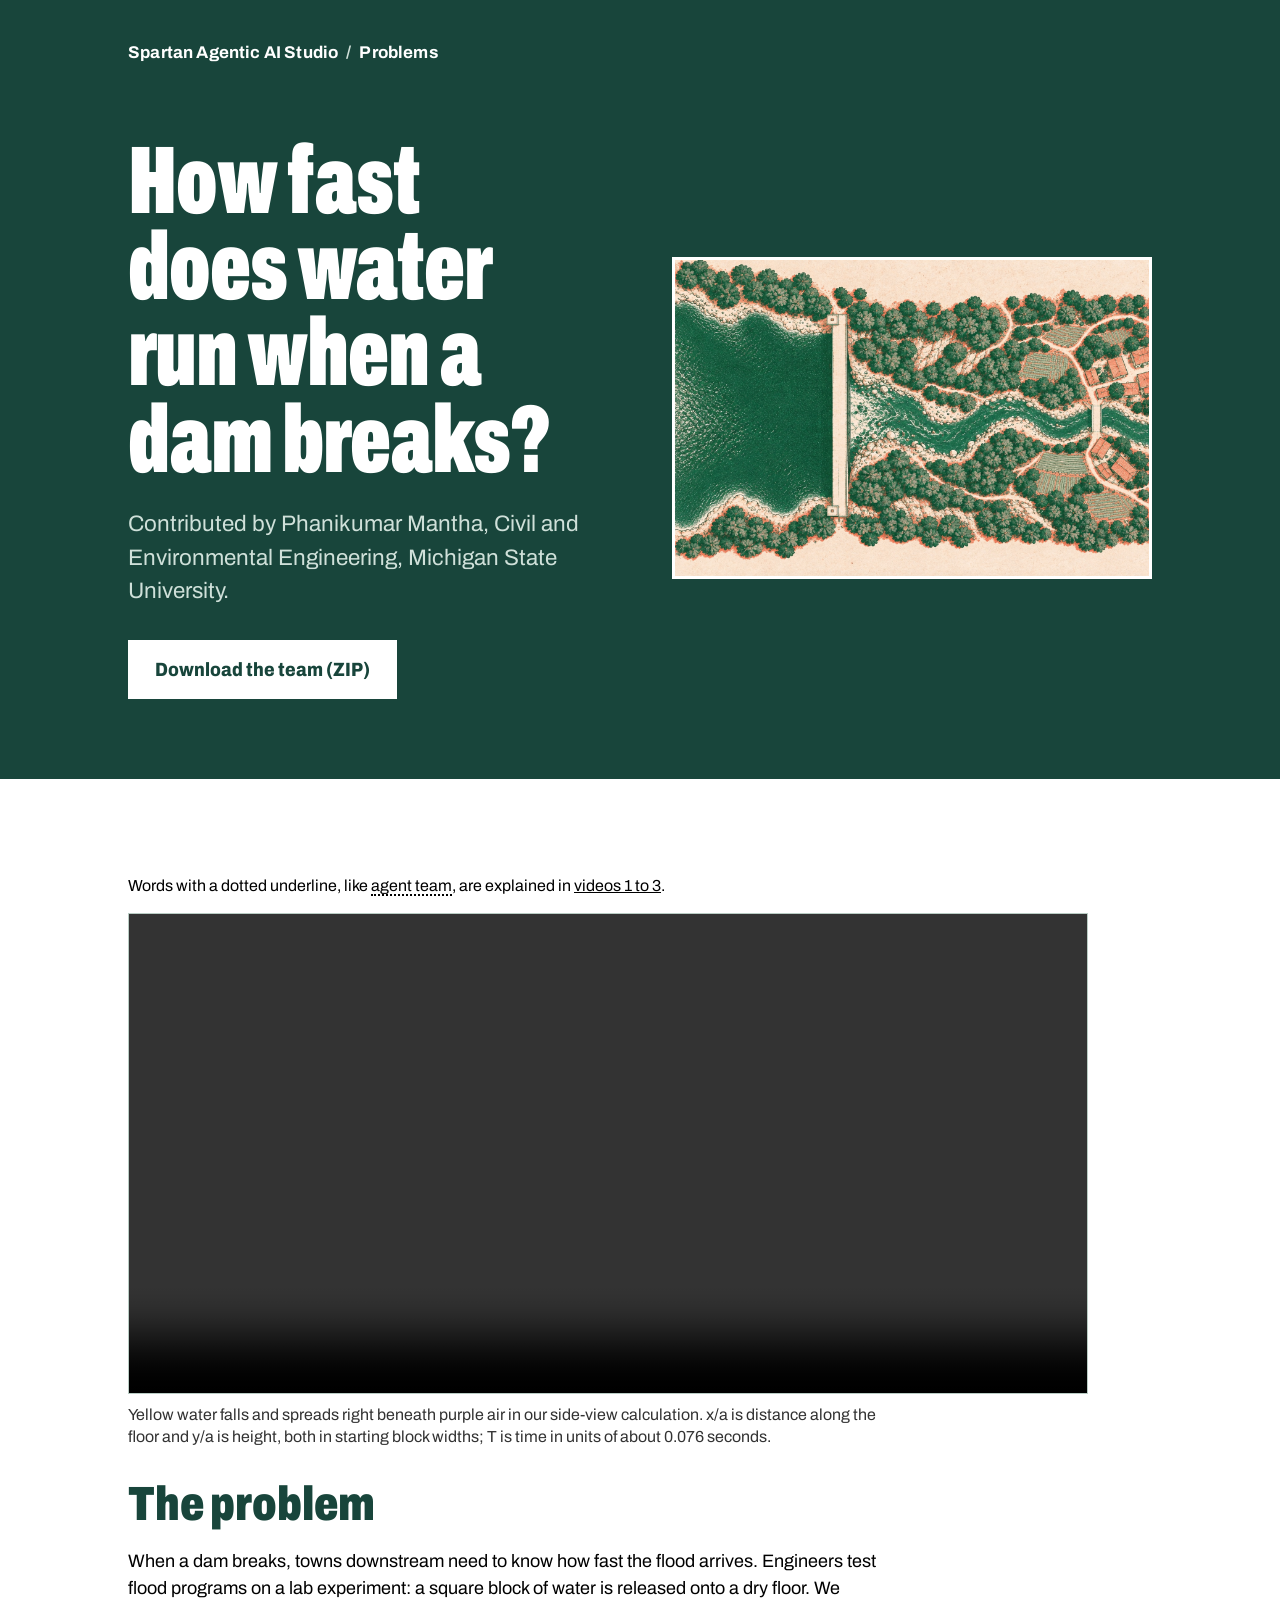
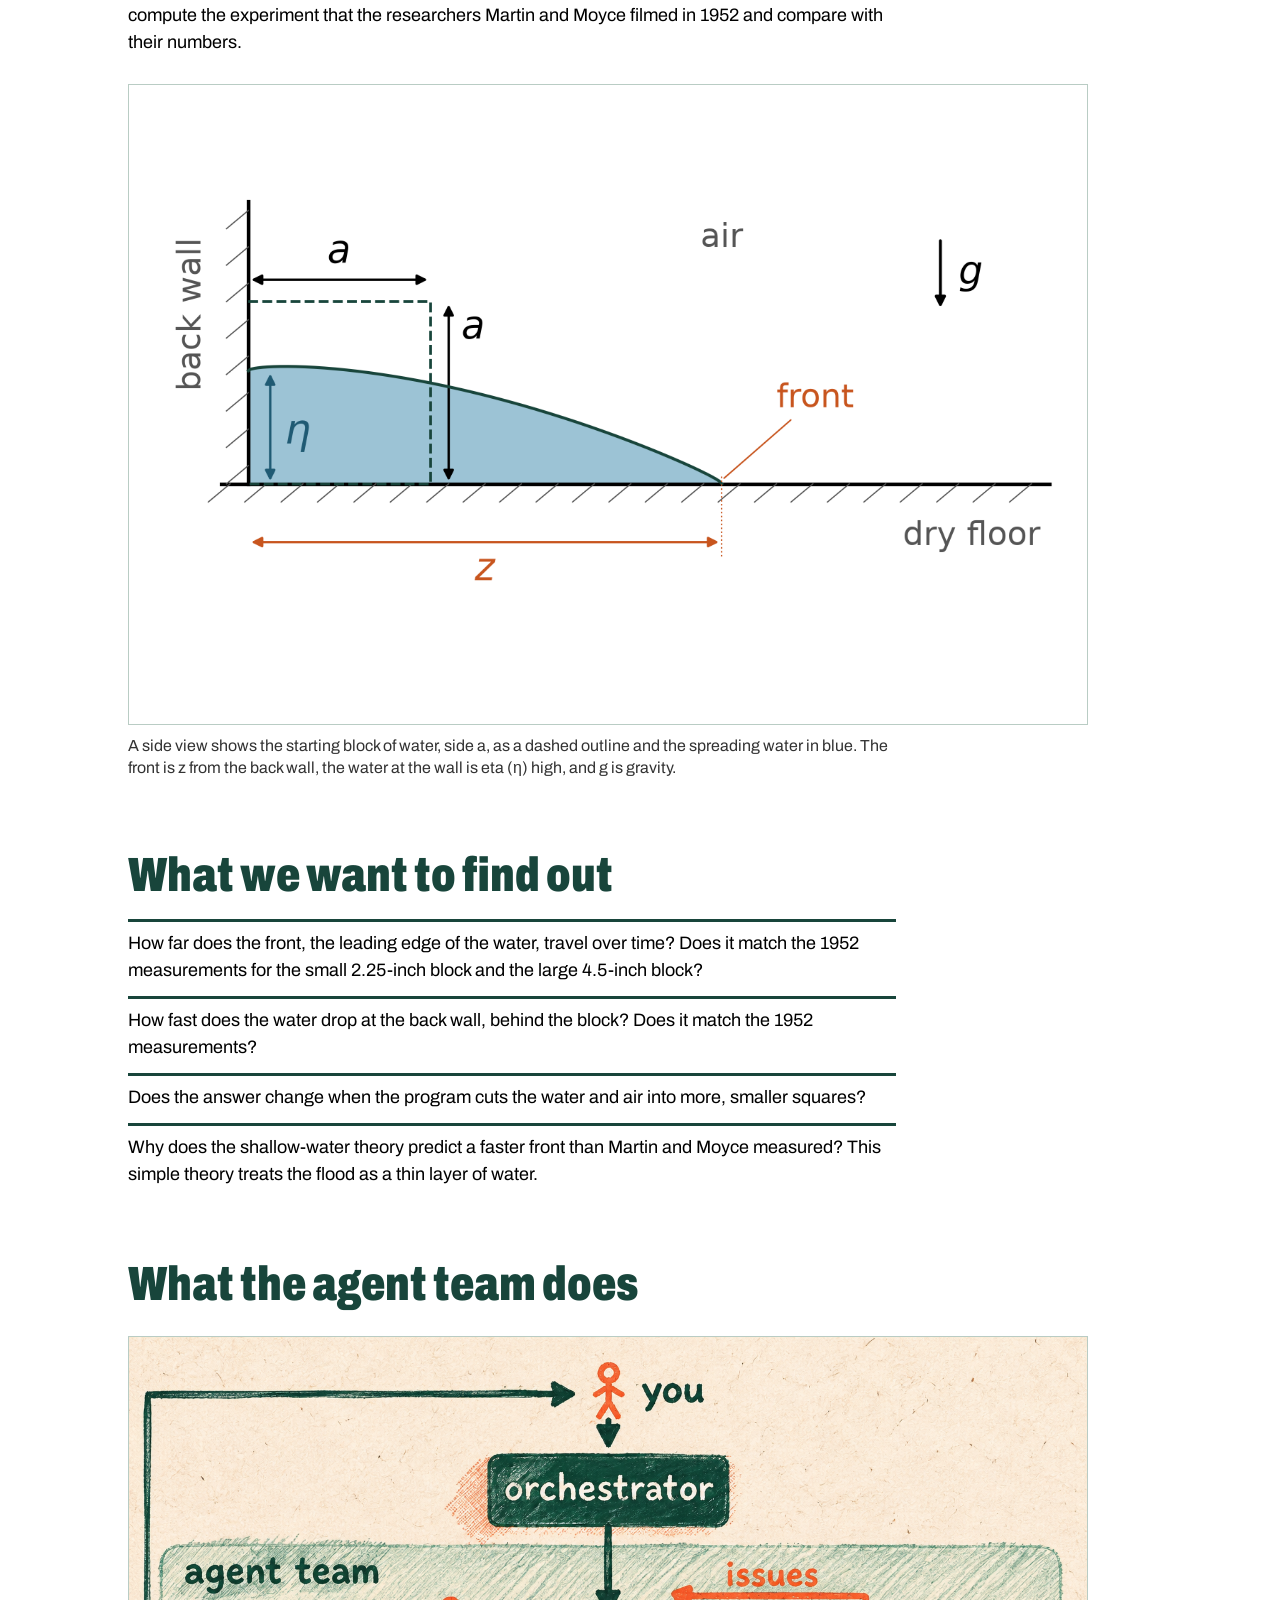
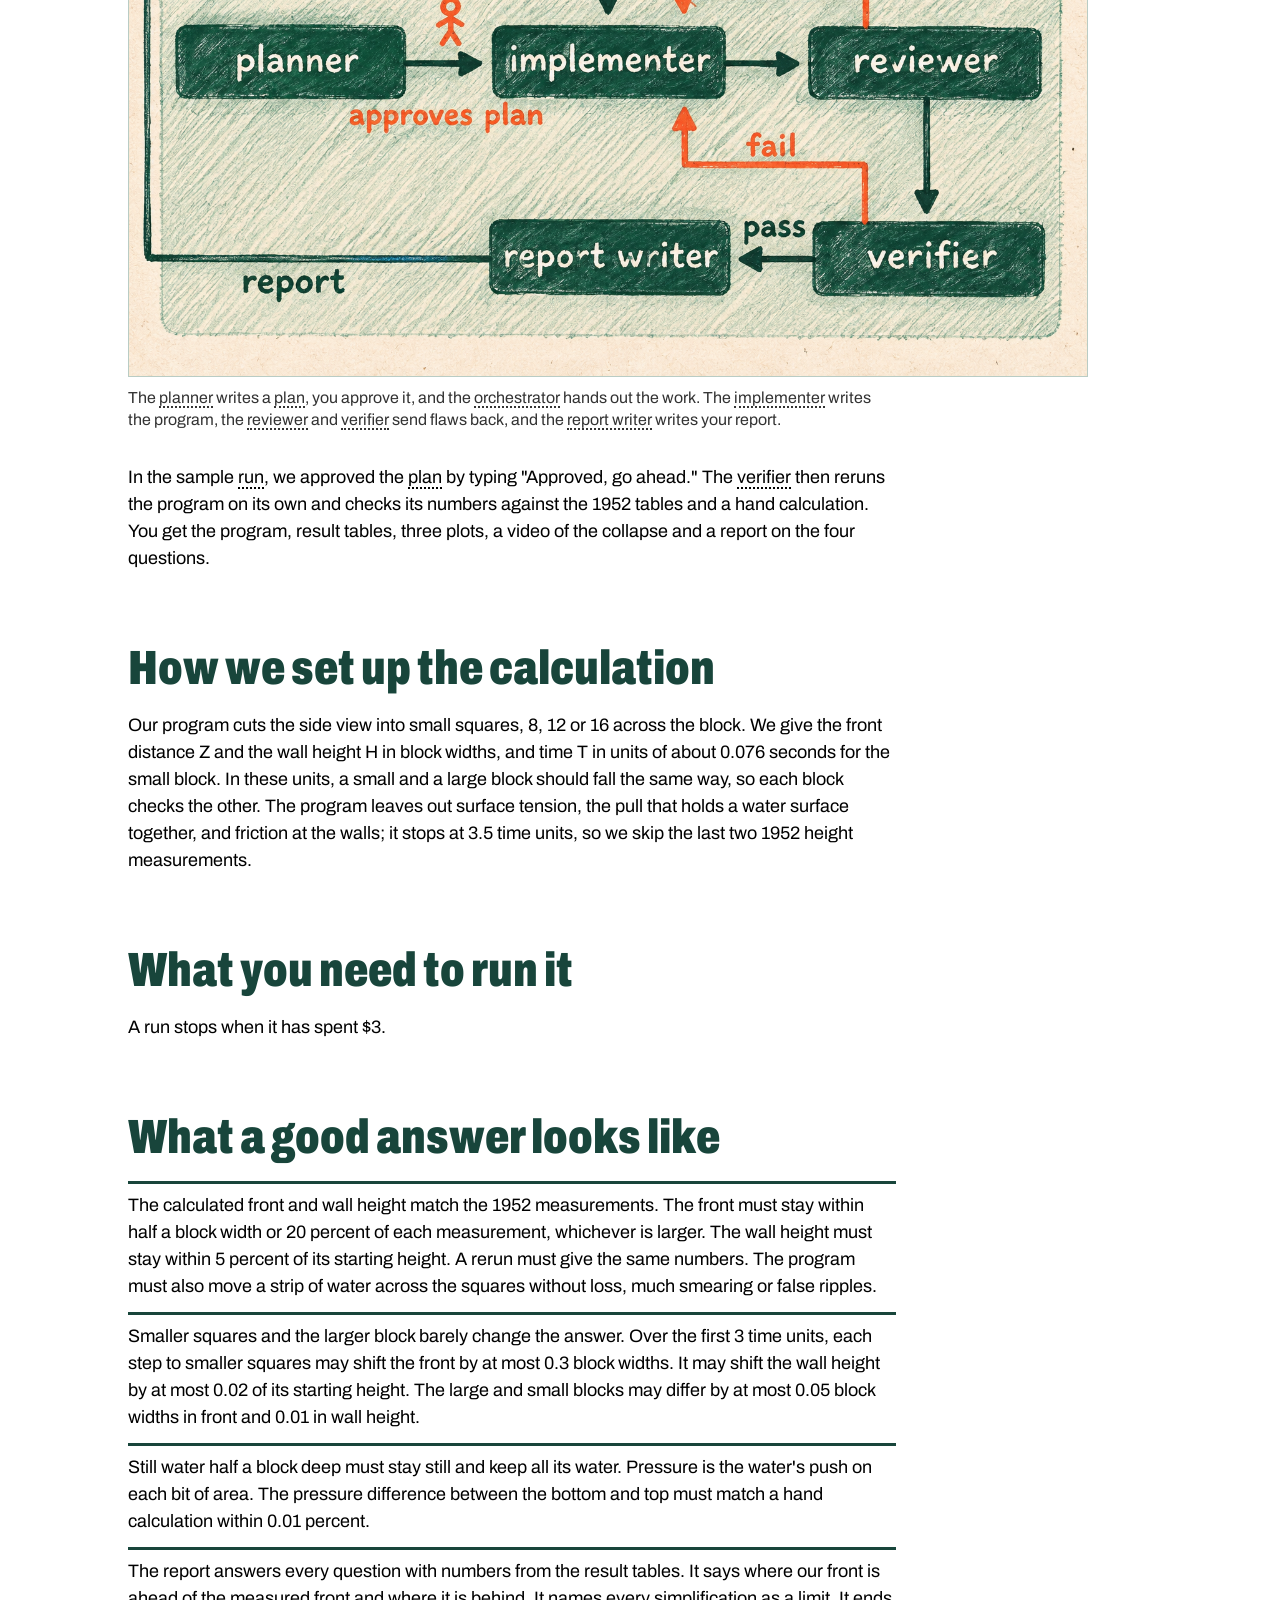
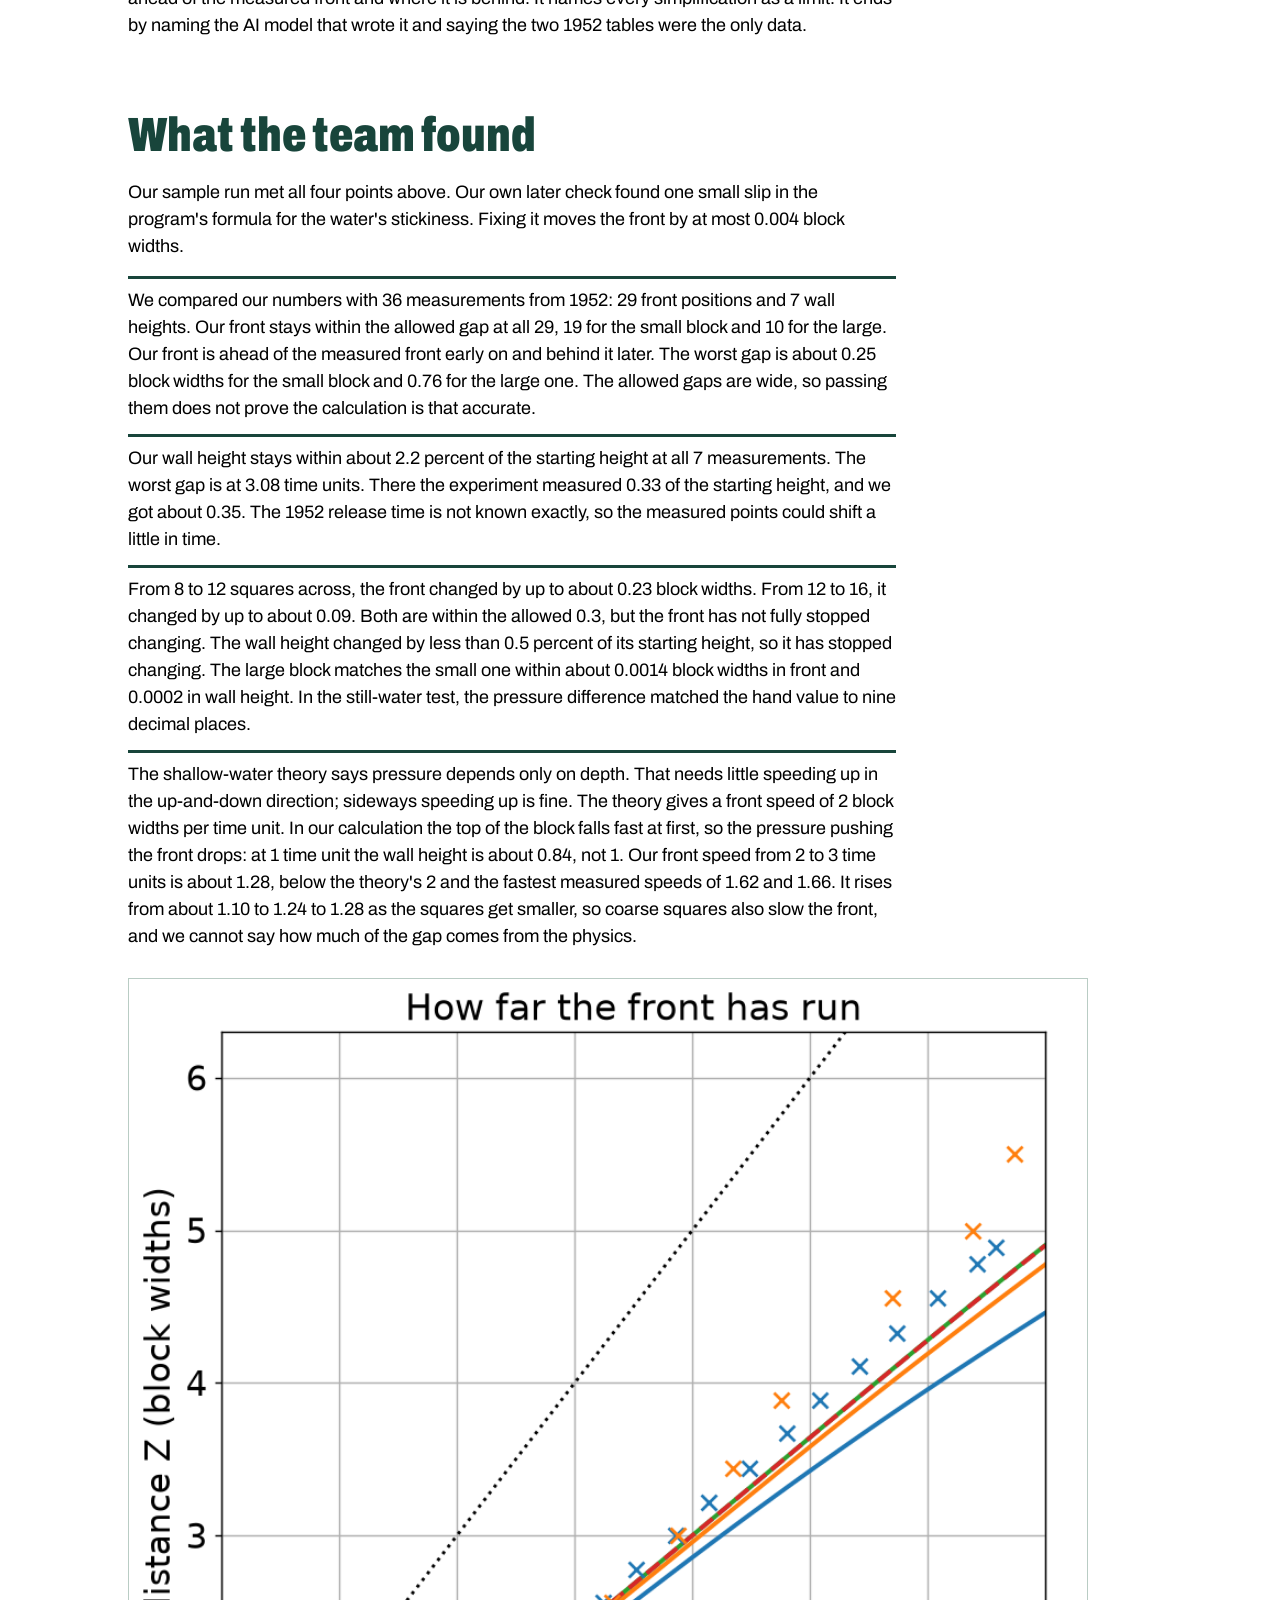
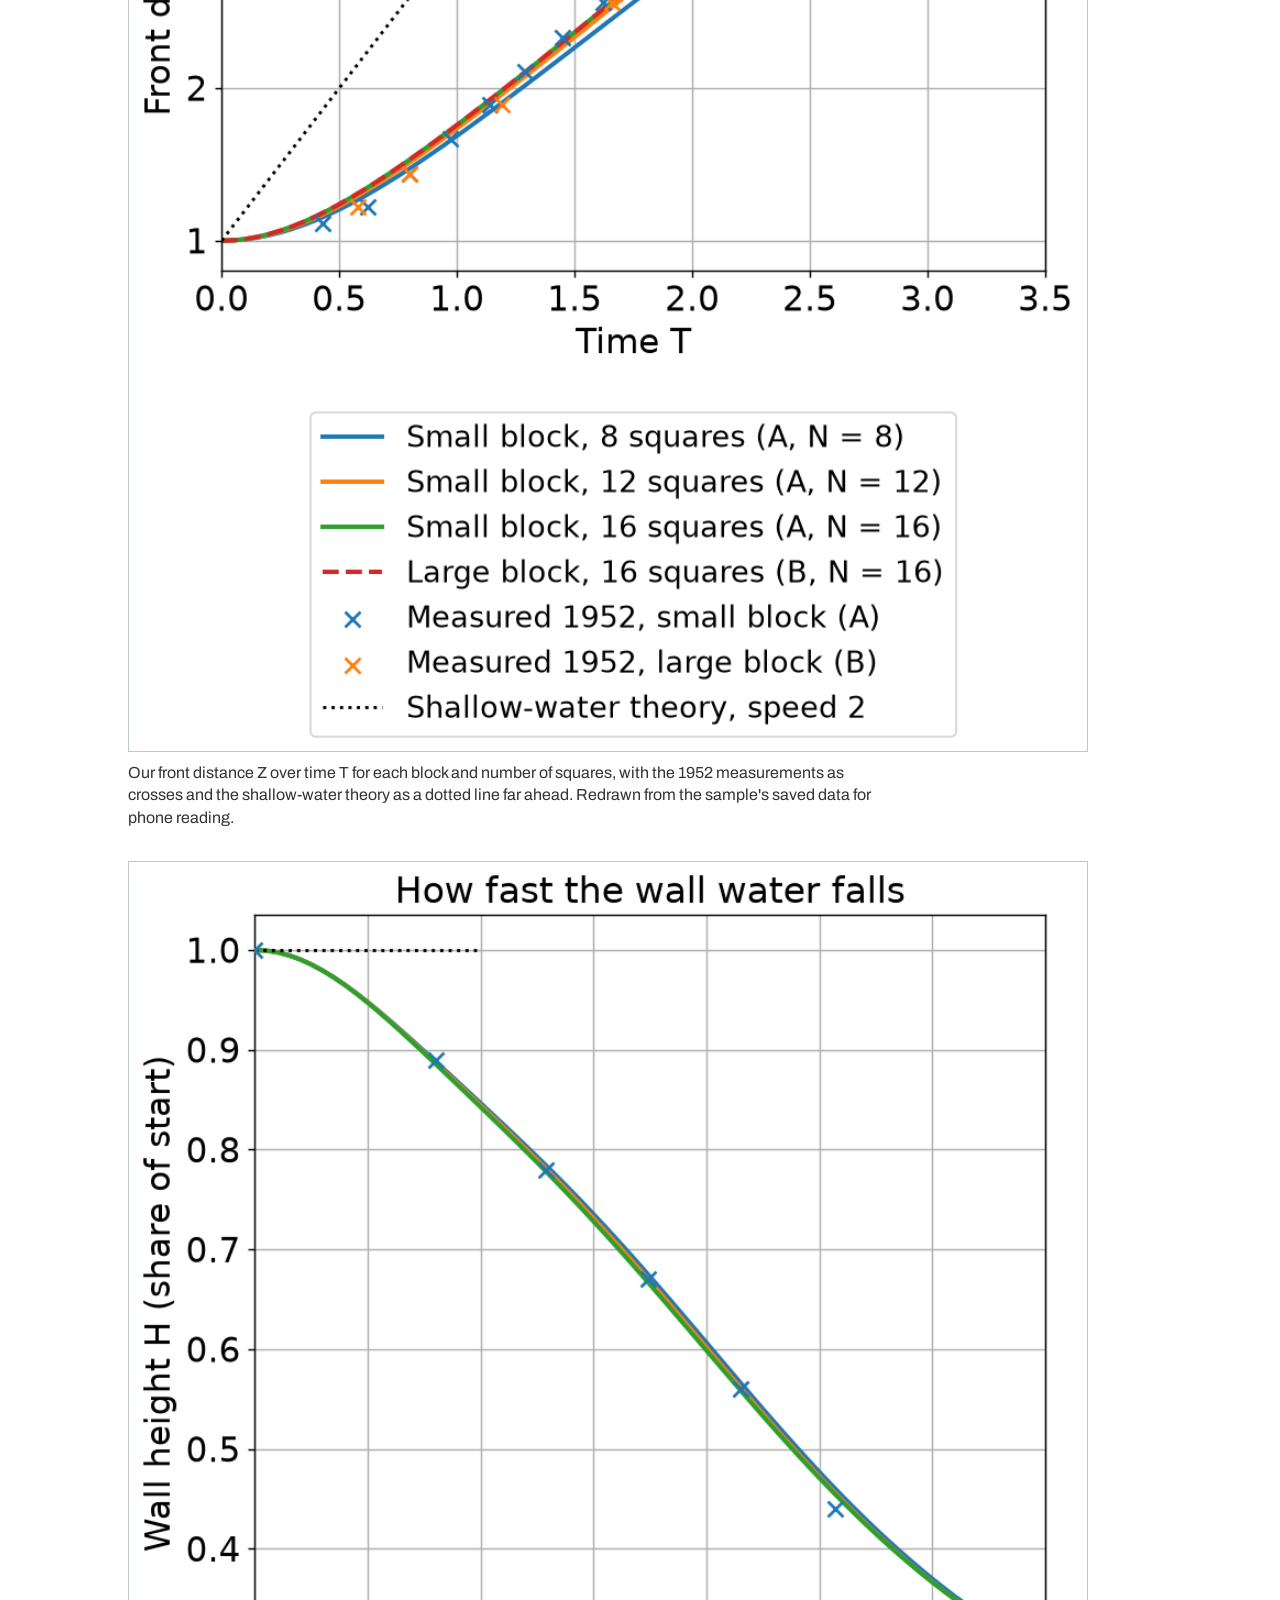
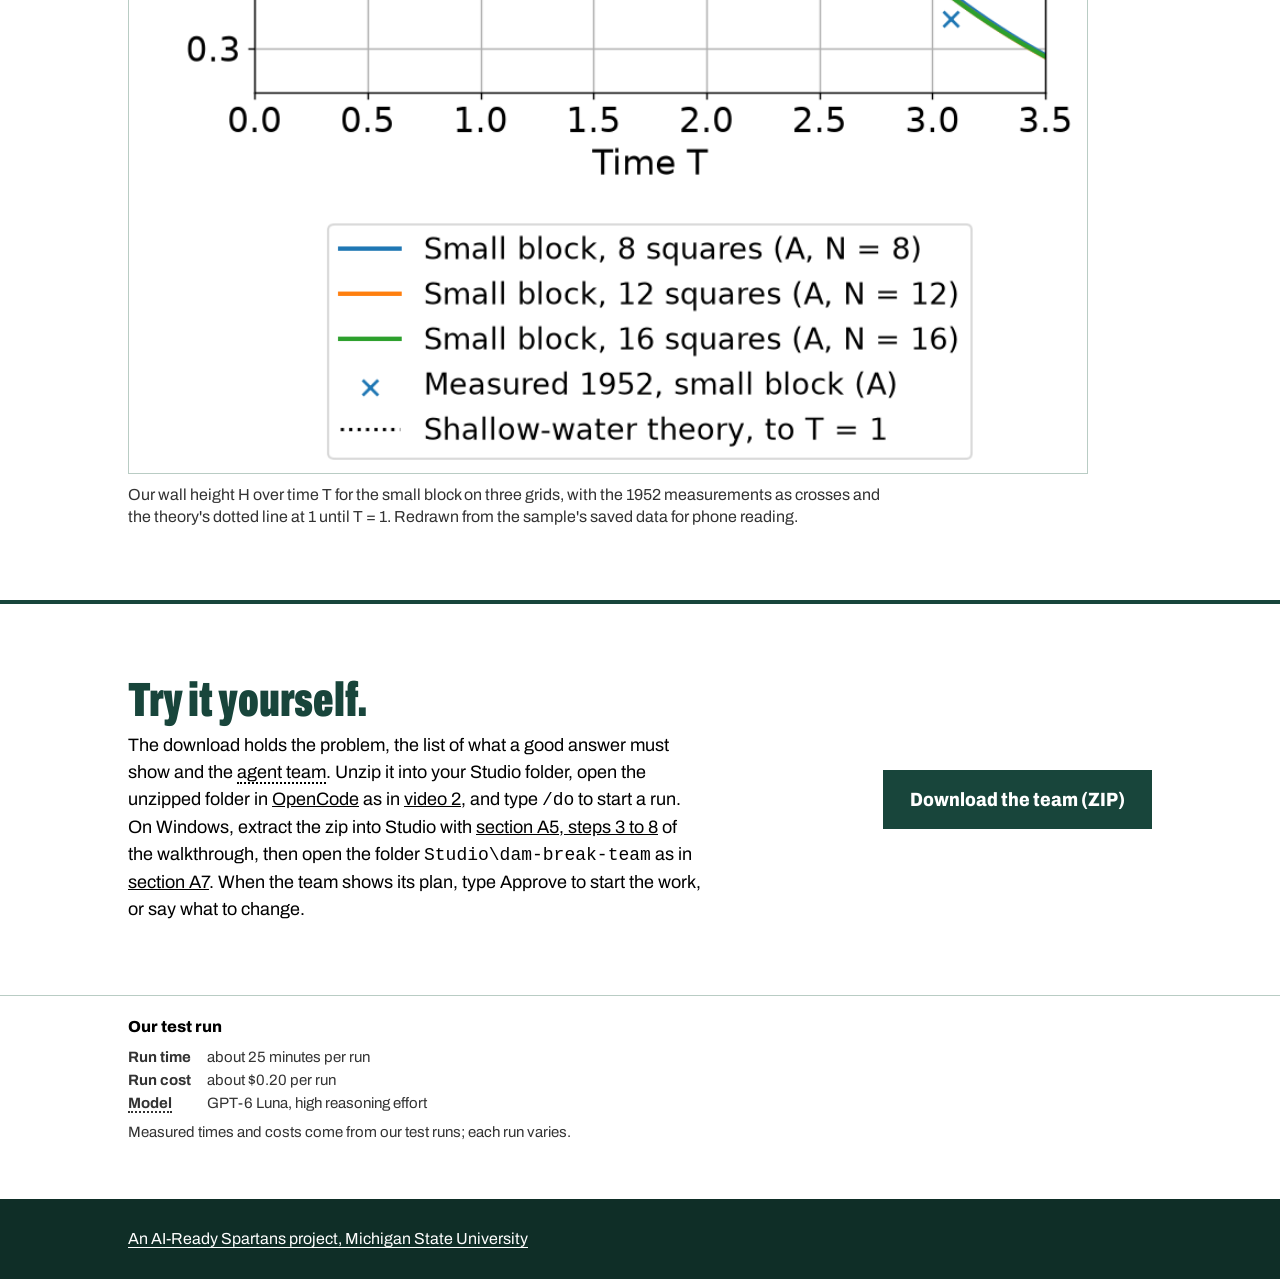
<file: problems/dam-break/index.html>
<!doctype html>
<html lang="en">
<head>
<meta charset="utf-8">
<meta name="viewport" content="width=device-width, initial-scale=1">
<title>How fast does water run when a dam breaks? | Spartan Agentic AI Studio</title>
<meta name="description" content="When a dam breaks, towns downstream need to know how fast the flood arrives. Engineers test flood programs on a lab experiment: a square block of water is released onto a dry floor. We compute the experiment that the researchers Martin and Moyce filmed in 1952 and compare with their numbers.">
<meta name="theme-color" content="#18453B">
<link rel="icon" href="data:image/svg+xml,%3Csvg xmlns='http://www.w3.org/2000/svg' viewBox='0 0 16 16'%3E%3Crect width='16' height='16' fill='%2318453B'/%3E%3Crect x='3' y='3' width='10' height='3' fill='%23fff'/%3E%3Crect x='3' y='8' width='2' height='5' fill='%23fff'/%3E%3C/svg%3E">
<link rel="preconnect" href="https://fonts.googleapis.com">
<link rel="preconnect" href="https://fonts.gstatic.com" crossorigin>
<link rel="stylesheet" href="https://fonts.googleapis.com/css2?family=Archivo:wdth,wght@62..125,300..900&display=swap">
<link rel="stylesheet" href="../style.css">
<script defer src="https://stats-tsmlab.vercel.app/t.js" data-site="agentic-spartans"></script>
</head>
<body>
<header class="hero">
  <div class="wrap">
    <p class="crumbs"><a href="../../">Spartan Agentic AI Studio</a><span>/</span><a href="../">Problems</a></p>
    <div class="hero-grid">
      <div>
        <h1>How fast does water run when a dam breaks?</h1>
        <p class="meta">Contributed by Phanikumar Mantha, Civil and Environmental Engineering, Michigan State University.</p>
        <div class="actions"><a class="button" href="team.zip" download="dam-break-team.zip">Download the team (ZIP)</a></div>
      </div>
      <img class="cartoon" src="cartoon.png" width="1536" height="1024" alt="A dam seen from straight above holds a lake on the left; below it a river runs right through a forested valley to a village and a bridge.">
    </div>
  </div>
</header>

<main>
  <div class="brief wrap">
<p class="course-note">Words with a dotted underline, like <span class="course-term">agent team</span>, are explained in <a href="https://agentic-spartans.github.io/course/#video-1">videos 1 to 3</a>.</p>
<figure class="video"><video src="animation.mp4" width="800" height="360" autoplay muted loop playsinline controls preload="auto" aria-label="Yellow water falls and spreads right beneath purple air in our side-view calculation. x/a is distance along the floor and y/a is height, both in starting block widths; T is time in units of about 0.076 seconds."></video><figcaption>Yellow water falls and spreads right beneath purple air in our side-view calculation. x/a is distance along the floor and y/a is height, both in starting block widths; T is time in units of about 0.076 seconds.</figcaption></figure>
<section>
<h2>The problem</h2>
<p>When a dam breaks, towns downstream need to know how fast the flood arrives. Engineers test flood programs on a lab experiment: a square block of water is released onto a dry floor. We compute the experiment that the researchers Martin and Moyce filmed in 1952 and compare with their numbers.</p>
<figure><img src="sketch.png" width="1350" height="900" alt="A side view shows the starting block of water, side a, as a dashed outline and the spreading water in blue. The front is z from the back wall, the water at the wall is eta (η) high, and g is gravity."><figcaption>A side view shows the starting block of water, side a, as a dashed outline and the spreading water in blue. The front is z from the back wall, the water at the wall is eta (η) high, and g is gravity.</figcaption></figure>
</section>
<section>
<h2>What we want to find out</h2>
<ul>
<li>How far does the front, the leading edge of the water, travel over time? Does it match the 1952 measurements for the small 2.25-inch block and the large 4.5-inch block?</li>
<li>How fast does the water drop at the back wall, behind the block? Does it match the 1952 measurements?</li>
<li>Does the answer change when the program cuts the water and air into more, smaller squares?</li>
<li>Why does the shallow-water theory predict a faster front than Martin and Moyce measured? This simple theory treats the flood as a thin layer of water.</li>
</ul>
</section>
<section>
<h2>What the agent team does</h2>
<figure><img src="team.png" width="1536" height="1024" alt="The planner writes a plan, you approve it, and the orchestrator hands out the work. The implementer writes the program, the reviewer and verifier send flaws back, and the report writer writes your report."><figcaption>The <span class="course-term">planner</span> writes a <span class="course-term">plan</span>, you approve it, and the <span class="course-term">orchestrator</span> hands out the work. The <span class="course-term">implementer</span> writes the program, the <span class="course-term">reviewer</span> and <span class="course-term">verifier</span> send flaws back, and the <span class="course-term">report writer</span> writes your report.</figcaption></figure>
<p>In the sample <span class="course-term">run</span>, we approved the <span class="course-term">plan</span> by typing "Approved, go ahead." The <span class="course-term">verifier</span> then reruns the program on its own and checks its numbers against the 1952 tables and a hand calculation. You get the program, result tables, three plots, a video of the collapse and a report on the four questions.</p>
</section>
<section>
<h2>How we set up the calculation</h2>
<p>Our program cuts the side view into small squares, 8, 12 or 16 across the block. We give the front distance Z and the wall height H in block widths, and time T in units of about 0.076 seconds for the small block. In these units, a small and a large block should fall the same way, so each block checks the other. The program leaves out surface tension, the pull that holds a water surface together, and friction at the walls; it stops at 3.5 time units, so we skip the last two 1952 height measurements.</p>
</section>
<section>
<h2>What you need to run it</h2>
<p>A run stops when it has spent $3.</p>
</section>
<section>
<h2>What a good answer looks like</h2>
<ul>
<li>The calculated front and wall height match the 1952 measurements. The front must stay within half a block width or 20 percent of each measurement, whichever is larger. The wall height must stay within 5 percent of its starting height. A rerun must give the same numbers. The program must also move a strip of water across the squares without loss, much smearing or false ripples.</li>
<li>Smaller squares and the larger block barely change the answer. Over the first 3 time units, each step to smaller squares may shift the front by at most 0.3 block widths. It may shift the wall height by at most 0.02 of its starting height. The large and small blocks may differ by at most 0.05 block widths in front and 0.01 in wall height.</li>
<li>Still water half a block deep must stay still and keep all its water. Pressure is the water's push on each bit of area. The pressure difference between the bottom and top must match a hand calculation within 0.01 percent.</li>
<li>The report answers every question with numbers from the result tables. It says where our front is ahead of the measured front and where it is behind. It names every simplification as a limit. It ends by naming the AI model that wrote it and saying the two 1952 tables were the only data.</li>
</ul>
</section>
<section>
<h2>What the team found</h2>
<p>Our sample run met all four points above. Our own later check found one small slip in the program's formula for the water's stickiness. Fixing it moves the front by at most 0.004 block widths.</p>
<ul>
<li>We compared our numbers with 36 measurements from 1952: 29 front positions and 7 wall heights. Our front stays within the allowed gap at all 29, 19 for the small block and 10 for the large. Our front is ahead of the measured front early on and behind it later. The worst gap is about 0.25 block widths for the small block and 0.76 for the large one. The allowed gaps are wide, so passing them does not prove the calculation is that accurate.</li>
<li>Our wall height stays within about 2.2 percent of the starting height at all 7 measurements. The worst gap is at 3.08 time units. There the experiment measured 0.33 of the starting height, and we got about 0.35. The 1952 release time is not known exactly, so the measured points could shift a little in time.</li>
<li>From 8 to 12 squares across, the front changed by up to about 0.23 block widths. From 12 to 16, it changed by up to about 0.09. Both are within the allowed 0.3, but the front has not fully stopped changing. The wall height changed by less than 0.5 percent of its starting height, so it has stopped changing. The large block matches the small one within about 0.0014 block widths in front and 0.0002 in wall height. In the still-water test, the pressure difference matched the hand value to nine decimal places.</li>
<li>The shallow-water theory says pressure depends only on depth. That needs little speeding up in the up-and-down direction; sideways speeding up is fine. The theory gives a front speed of 2 block widths per time unit. In our calculation the top of the block falls fast at first, so the pressure pushing the front drops: at 1 time unit the wall height is about 0.84, not 1. Our front speed from 2 to 3 time units is about 1.28, below the theory's 2 and the fastest measured speeds of 1.62 and 1.66. It rises from about 1.10 to 1.24 to 1.28 as the squares get smaller, so coarse squares also slow the front, and we cannot say how much of the gap comes from the physics.</li>
</ul>
<figure><img src="sample_1.png" width="871" height="1248" alt="Our front distance Z over time T for each block and number of squares, with the 1952 measurements as crosses and the shallow-water theory as a dotted line far ahead. Redrawn from the sample&#x27;s saved data for phone reading."><figcaption>Our front distance Z over time T for each block and number of squares, with the 1952 measurements as crosses and the shallow-water theory as a dotted line far ahead. Redrawn from the sample&#x27;s saved data for phone reading.</figcaption></figure>

<figure><img src="sample_2.png" width="871" height="1101" alt="Our wall height H over time T for the small block on three grids, with the 1952 measurements as crosses and the theory&#x27;s dotted line at 1 until T = 1. Redrawn from the sample&#x27;s saved data for phone reading."><figcaption>Our wall height H over time T for the small block on three grids, with the 1952 measurements as crosses and the theory&#x27;s dotted line at 1 until T = 1. Redrawn from the sample&#x27;s saved data for phone reading.</figcaption></figure>
</section>
  </div>
  <section class="get on-paper" aria-label="Download">
    <div class="wrap">
      <p><b>Try it yourself.</b> The download holds the problem, the list of what a good answer must show and the <span class="course-term">agent team</span>. Unzip it into your Studio folder, open the unzipped folder in <a href="https://agentic-spartans.github.io/course/">OpenCode</a> as in <a href="https://agentic-spartans.github.io/course/#video-2">video 2</a>, and type <code>/do</code> to start a run. On Windows, extract the zip into Studio with <a href="https://agentic-spartans.github.io/course/windows/#A5-3">section A5, steps 3 to 8</a> of the walkthrough, then open the folder <code>Studio\dam-break-team</code> as in <a href="https://agentic-spartans.github.io/course/windows/#A7">section A7</a>. When the team shows its plan, type Approve to start the work, or say what to change.</p>
      <a class="button" href="team.zip" download="dam-break-team.zip">Download the team (ZIP)</a>
    </div>
  </section>
  <aside class="run-details" aria-labelledby="run-details"><div class="wrap">
<h2 id="run-details">Our test run</h2>
<dl><dt>Run time</dt><dd>about 25 minutes per run</dd><dt>Run cost</dt><dd>about $0.20 per run</dd><dt><span class="course-term">Model</span></dt><dd>GPT-6 Luna, high reasoning effort</dd></dl>
<p>Measured times and costs come from our test runs; each run varies.</p>
</div></aside>
</main>

<footer>
  <div class="wrap">
    <p class="sponsor"><a href="https://ai.msu.edu/ai-ready">An AI-Ready Spartans project, Michigan State University</a></p>
  </div>
</footer>
</body>
</html>
</file>
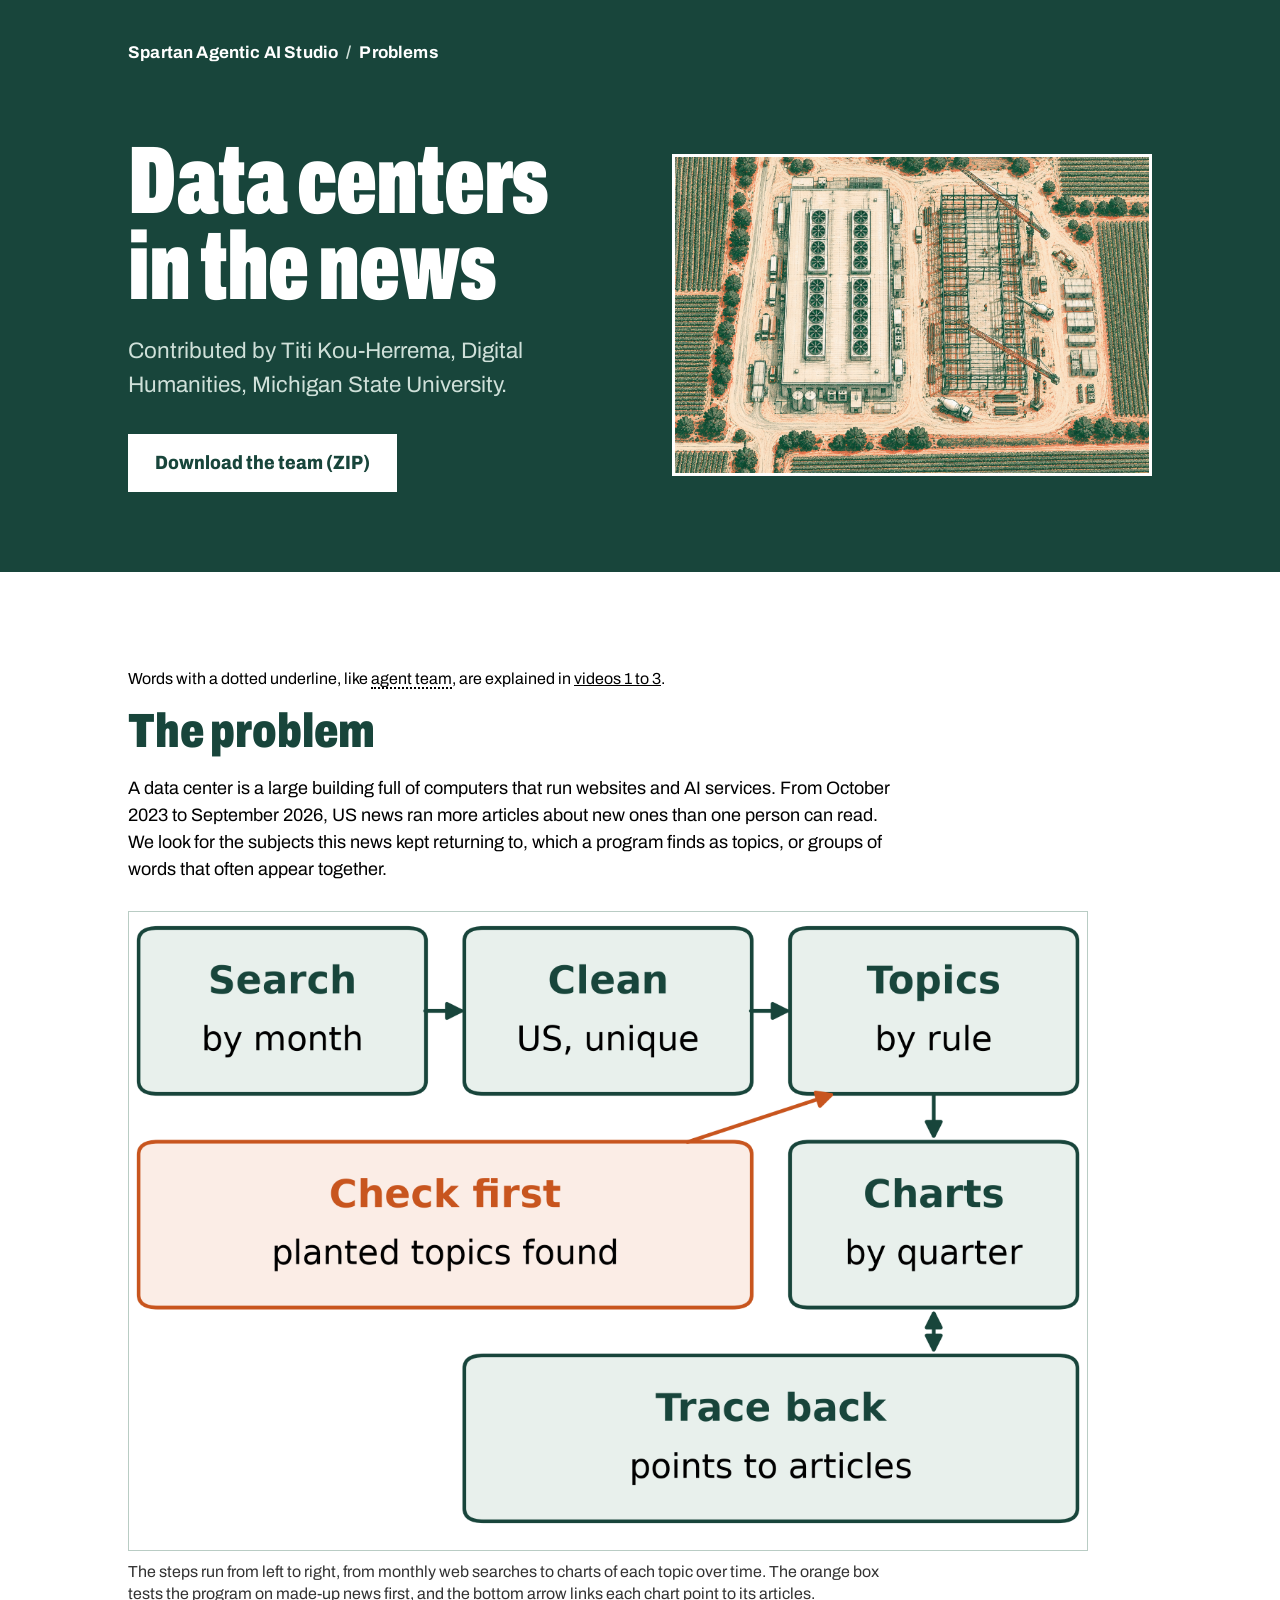
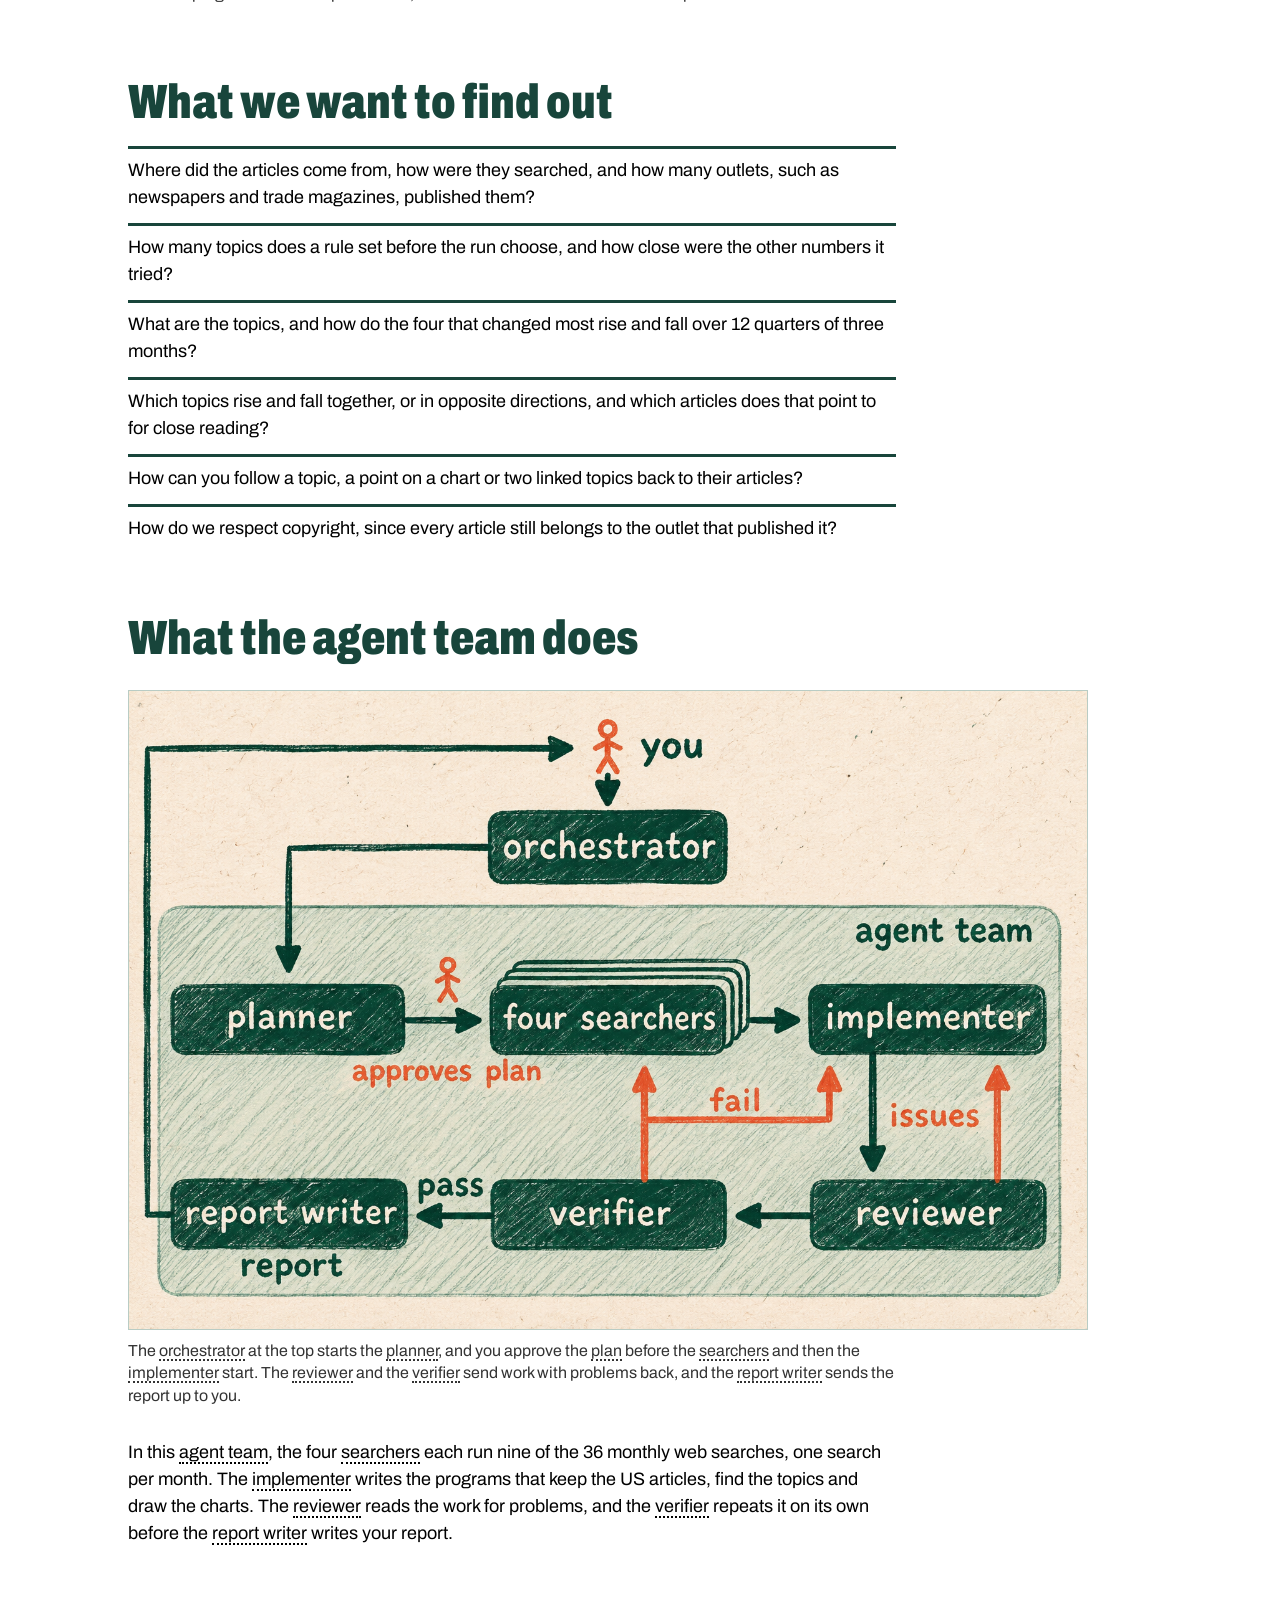
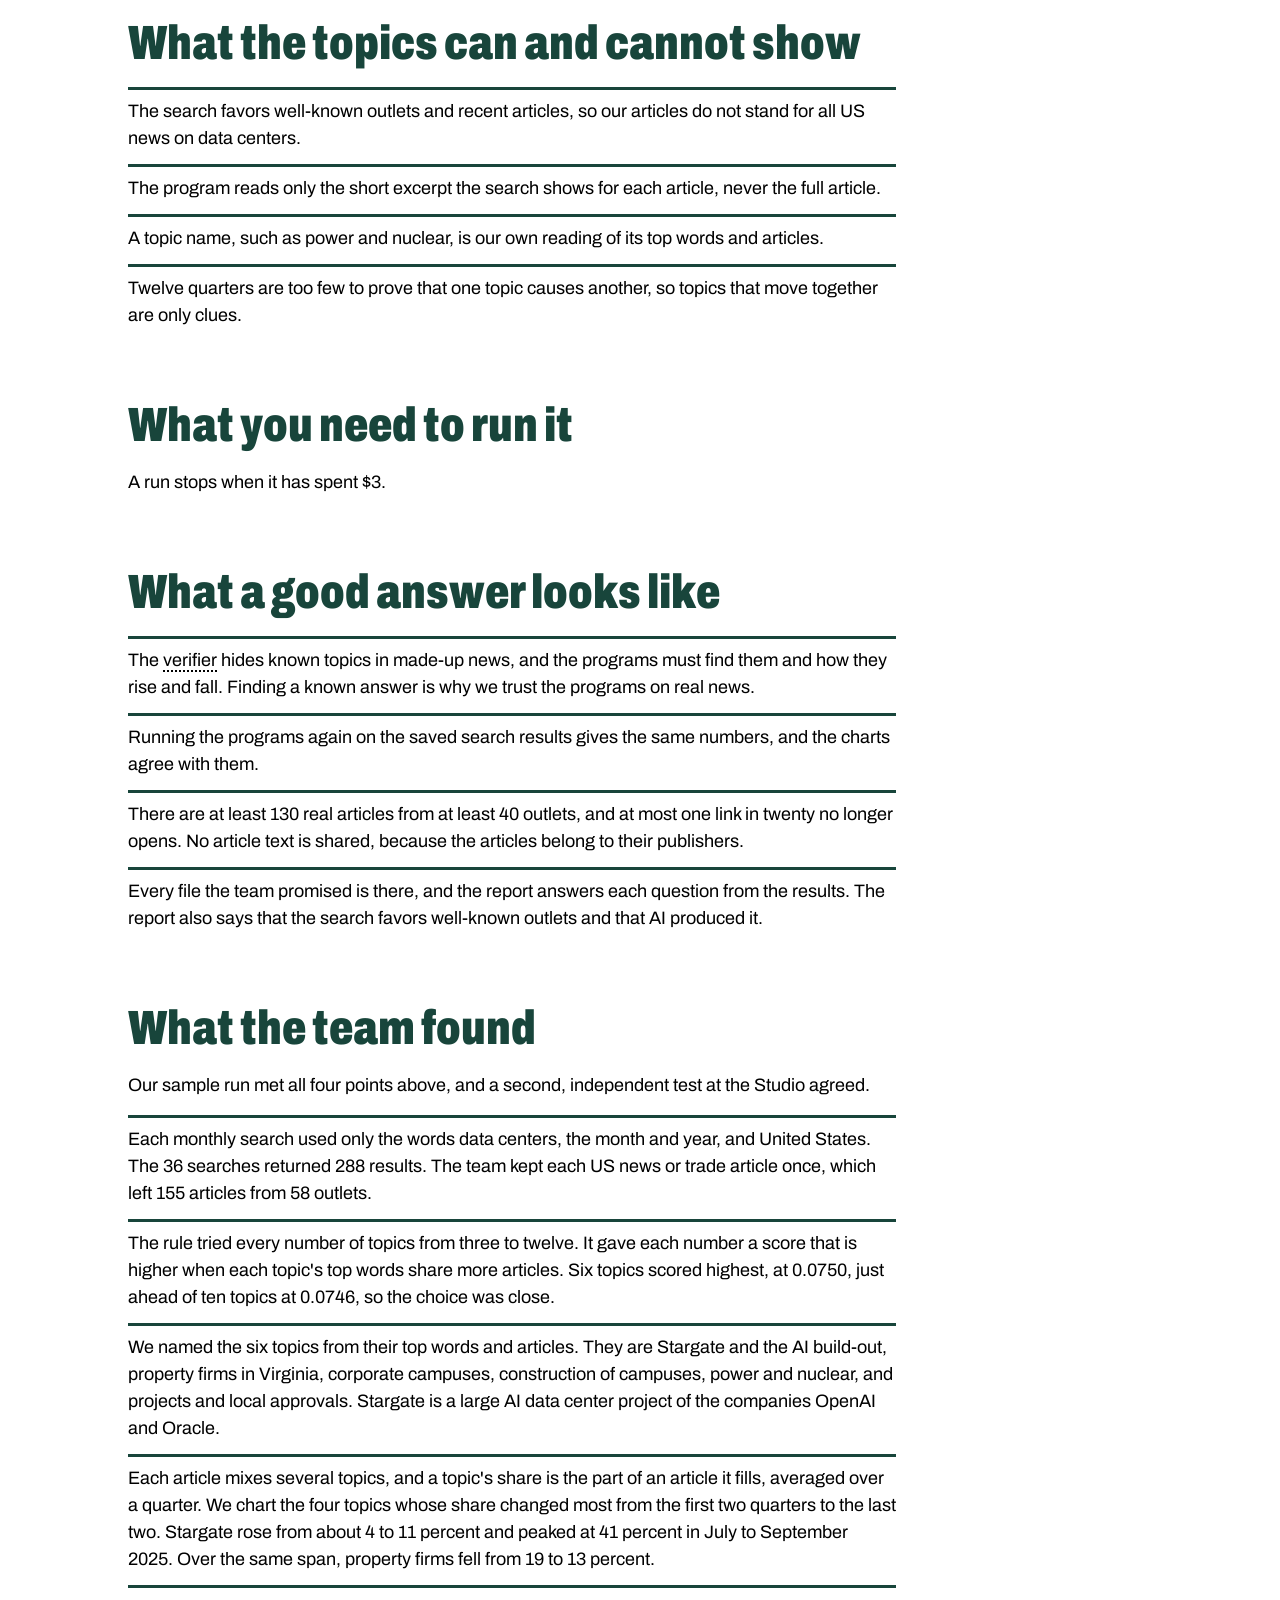
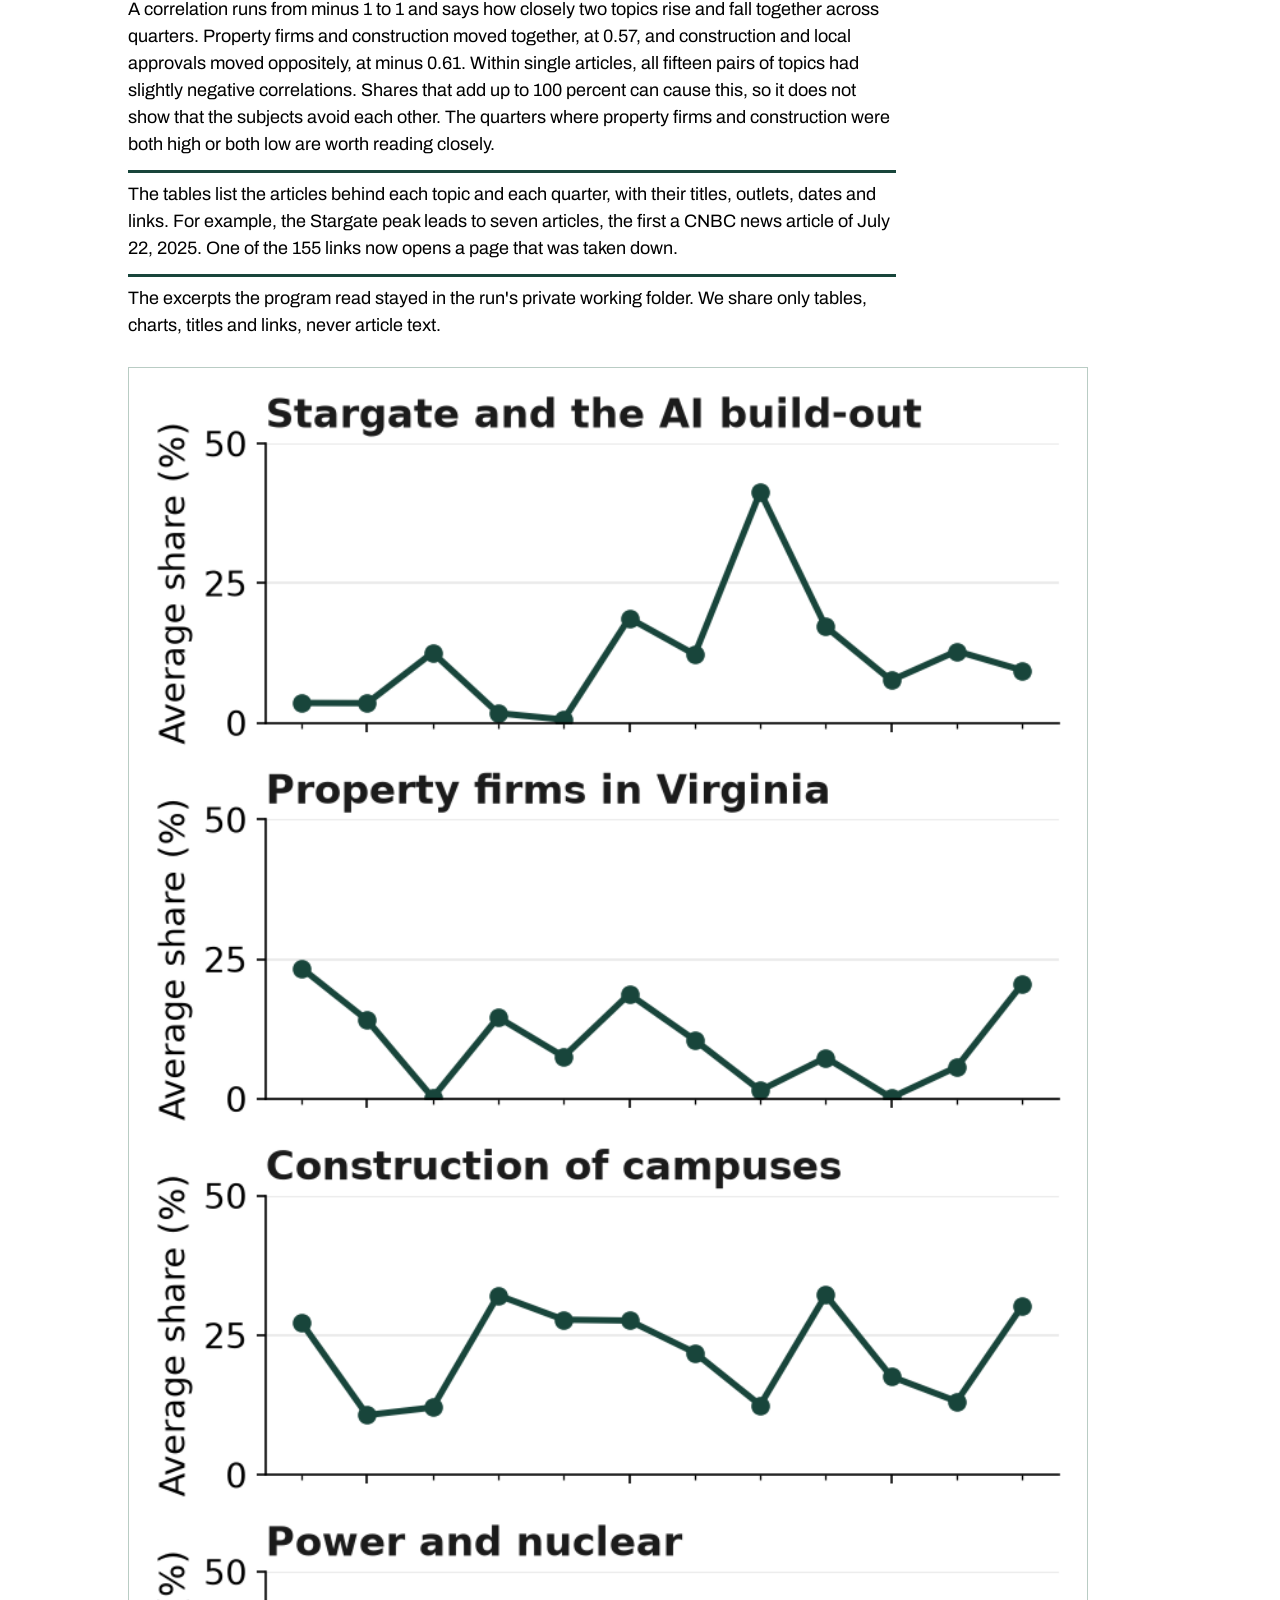
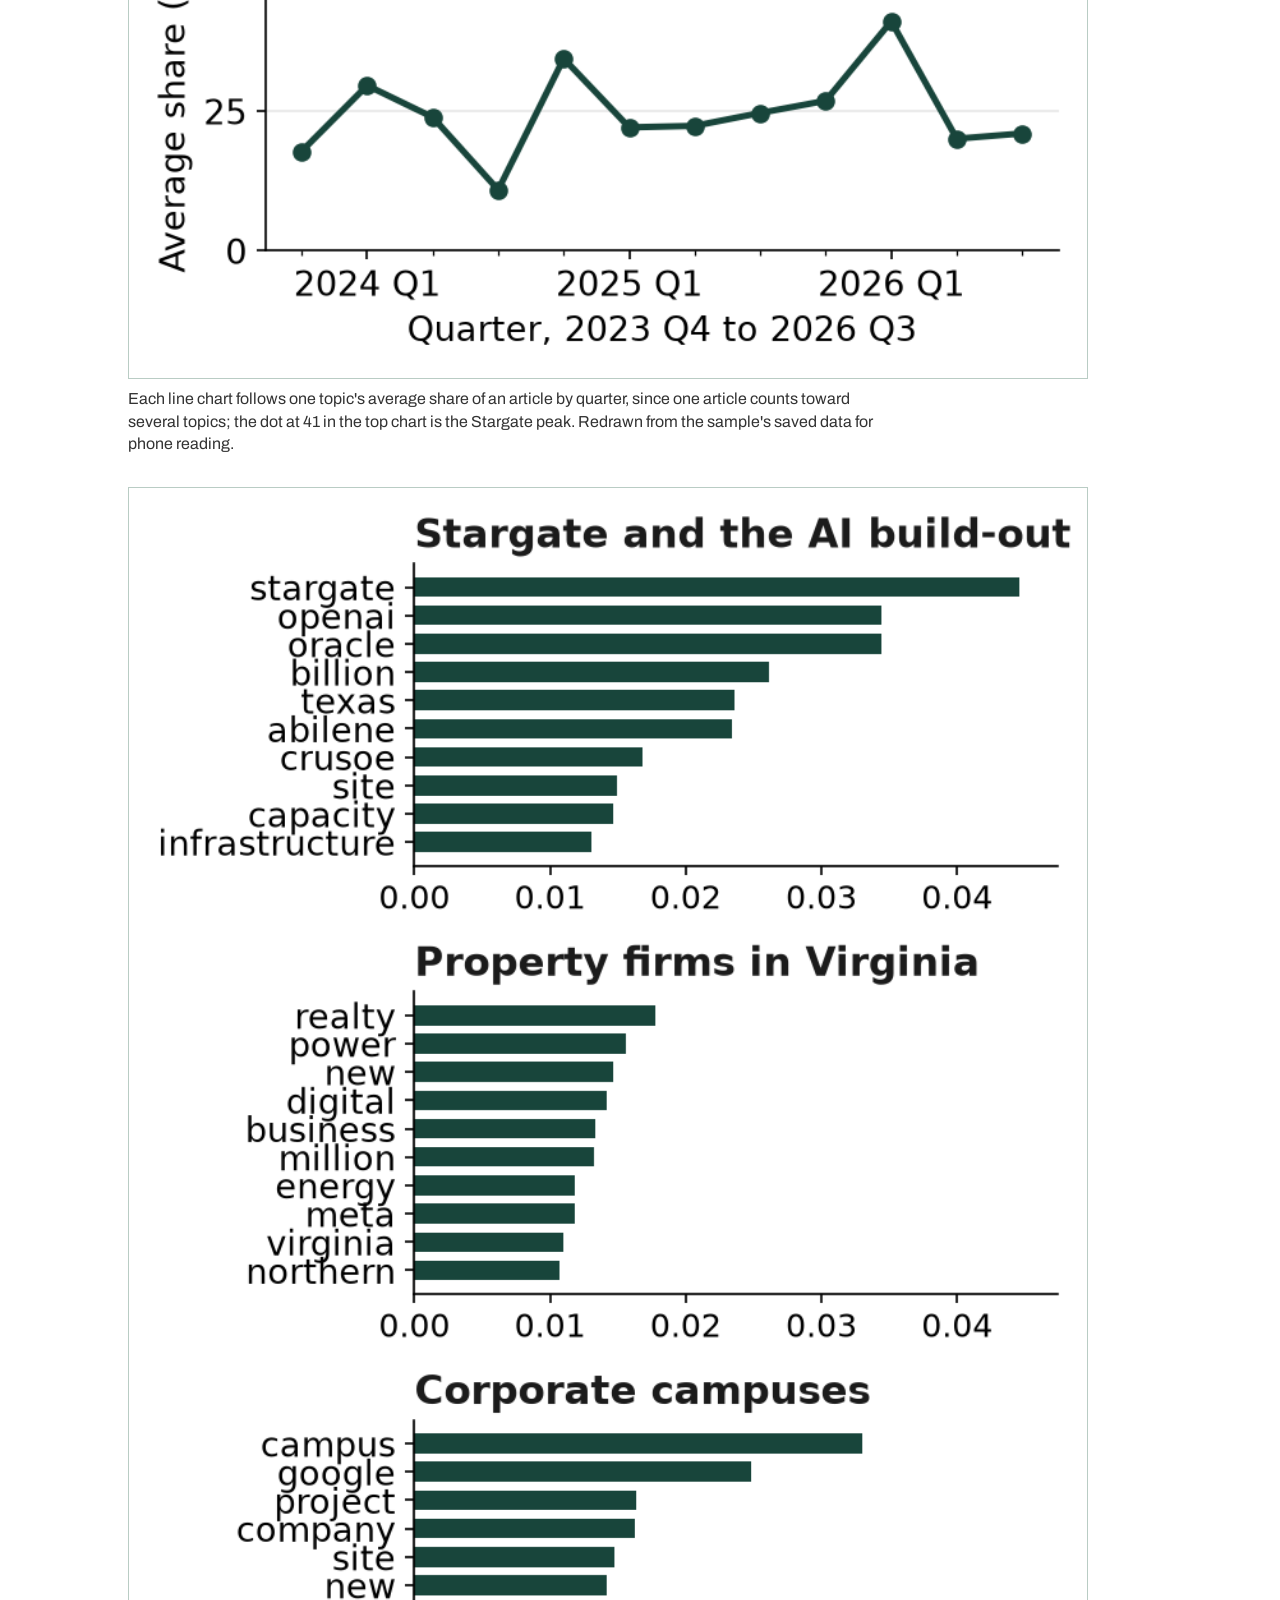
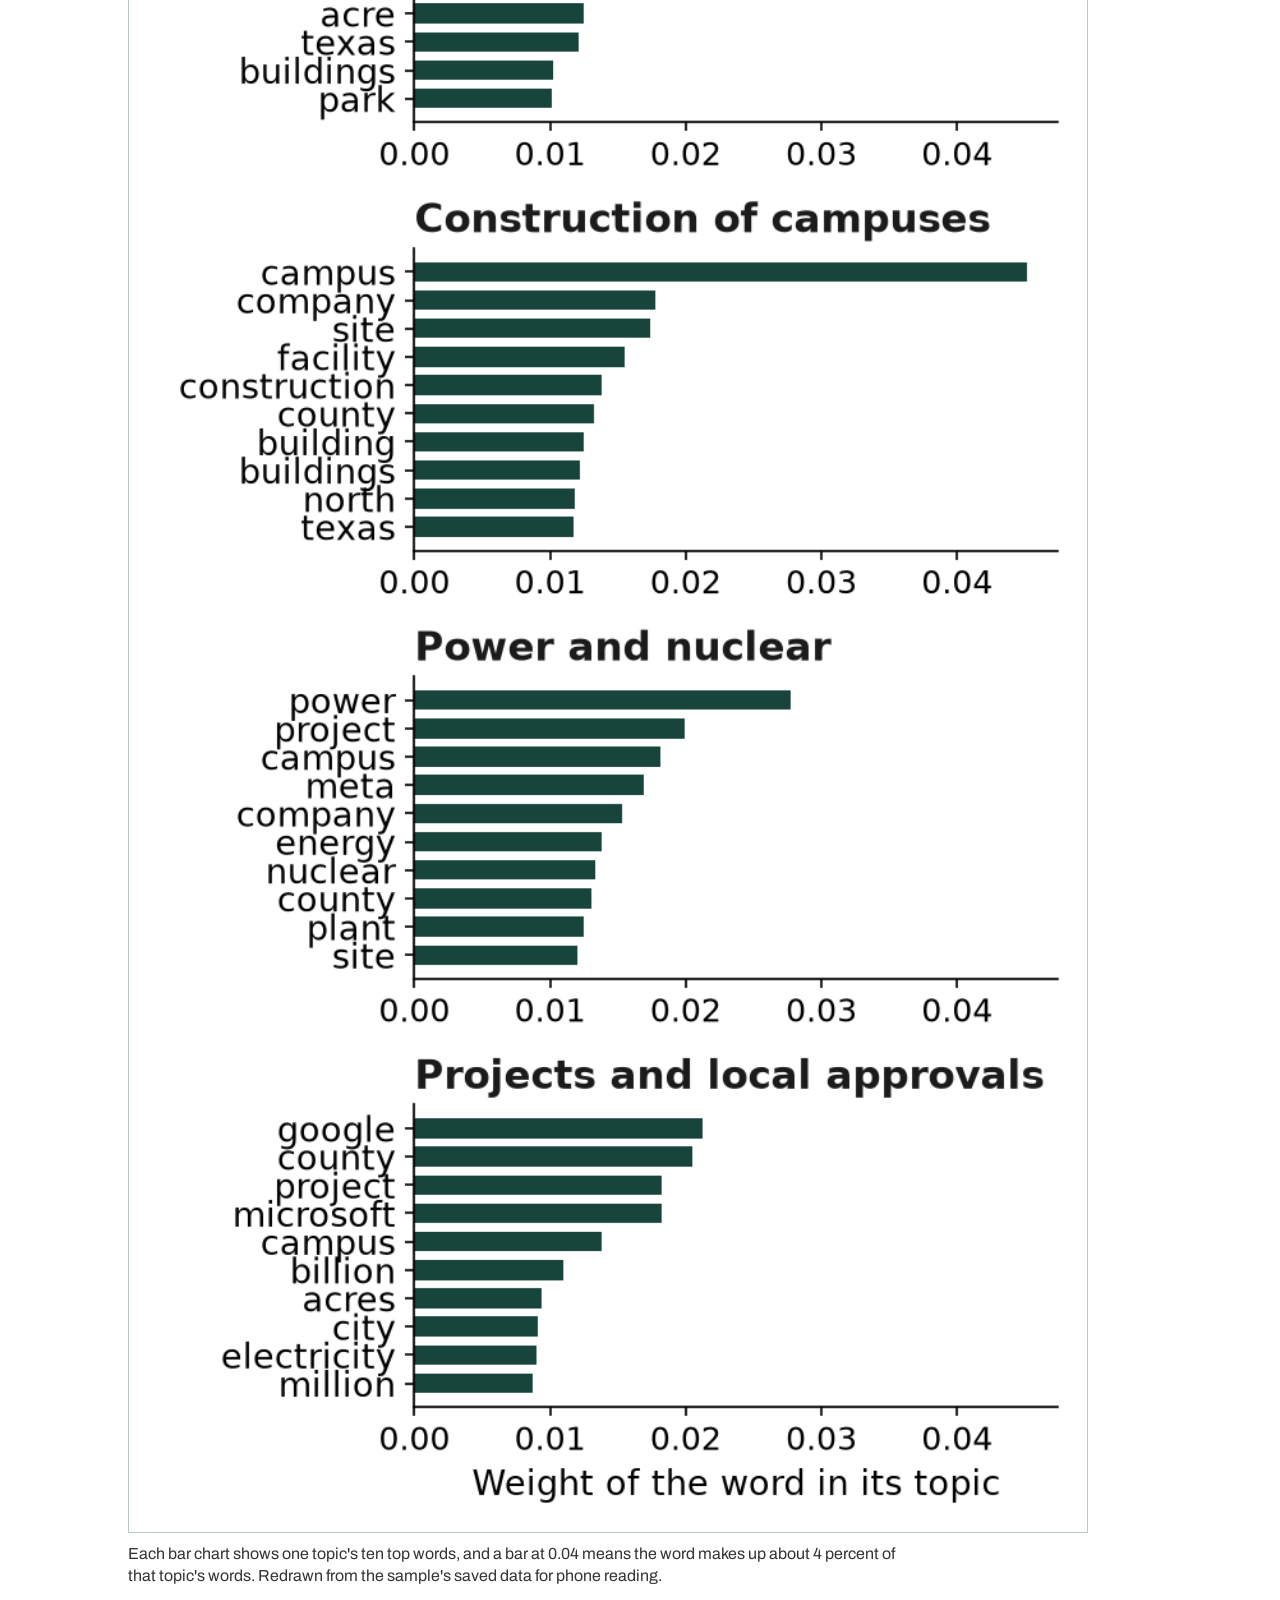
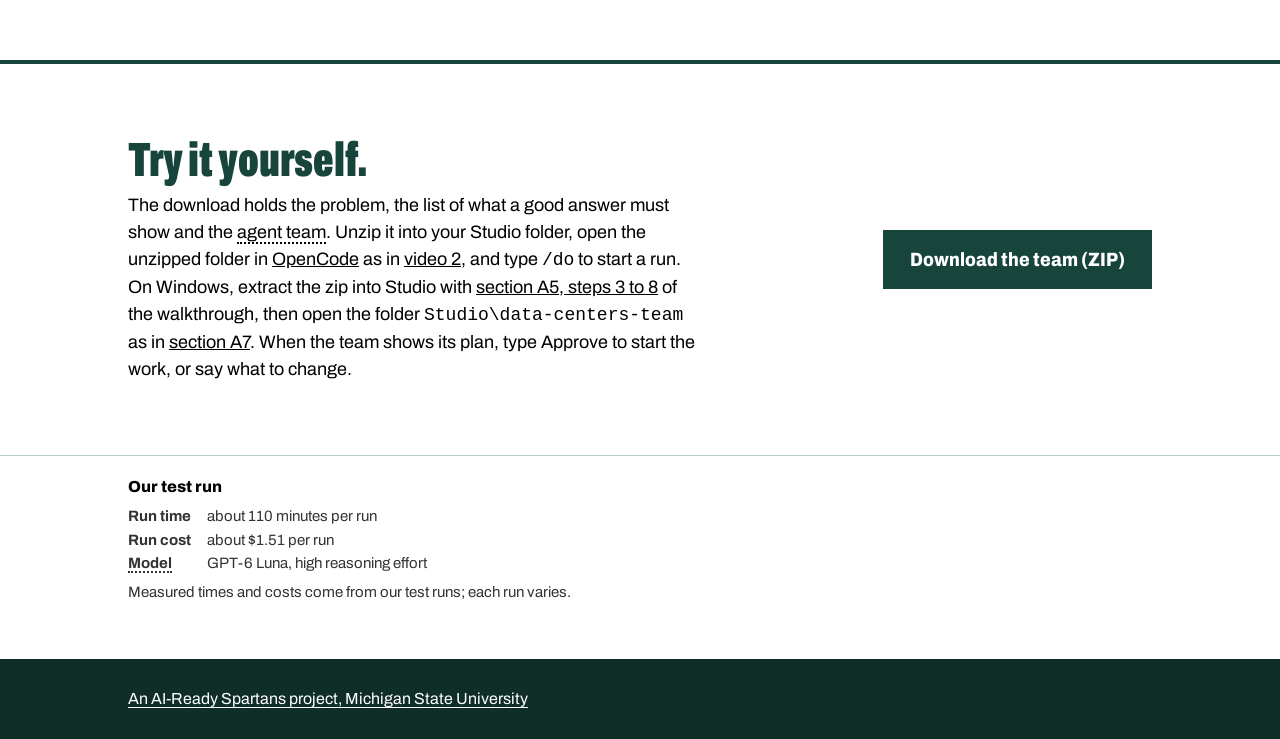
<file: problems/data-centers/index.html>
<!doctype html>
<html lang="en">
<head>
<meta charset="utf-8">
<meta name="viewport" content="width=device-width, initial-scale=1">
<title>Data centers in the news | Spartan Agentic AI Studio</title>
<meta name="description" content="A data center is a large building full of computers that run websites and AI services. From October 2023 to September 2026, US news ran more articles about new ones than one person can read. We look for the subjects this news kept returning to, which a program finds as topics, or groups of words that often appear together.">
<meta name="theme-color" content="#18453B">
<link rel="icon" href="data:image/svg+xml,%3Csvg xmlns='http://www.w3.org/2000/svg' viewBox='0 0 16 16'%3E%3Crect width='16' height='16' fill='%2318453B'/%3E%3Crect x='3' y='3' width='10' height='3' fill='%23fff'/%3E%3Crect x='3' y='8' width='2' height='5' fill='%23fff'/%3E%3C/svg%3E">
<link rel="preconnect" href="https://fonts.googleapis.com">
<link rel="preconnect" href="https://fonts.gstatic.com" crossorigin>
<link rel="stylesheet" href="https://fonts.googleapis.com/css2?family=Archivo:wdth,wght@62..125,300..900&display=swap">
<link rel="stylesheet" href="../style.css">
<script defer src="https://stats-tsmlab.vercel.app/t.js" data-site="agentic-spartans"></script>
</head>
<body>
<header class="hero">
  <div class="wrap">
    <p class="crumbs"><a href="../../">Spartan Agentic AI Studio</a><span>/</span><a href="../">Problems</a></p>
    <div class="hero-grid">
      <div>
        <h1>Data centers in the news</h1>
        <p class="meta">Contributed by Titi Kou-Herrema, Digital Humanities, Michigan State University.</p>
        <div class="actions"><a class="button" href="team.zip" download="data-centers-team.zip">Download the team (ZIP)</a></div>
      </div>
      <img class="cartoon" src="cartoon.png" width="1536" height="1024" alt="A data-center campus being built on farmland, seen from above: one finished hall with cooling fans on its roof beside the steel frame of a second hall, with cranes, trucks and workers.">
    </div>
  </div>
</header>

<main>
  <div class="brief wrap">
<p class="course-note">Words with a dotted underline, like <span class="course-term">agent team</span>, are explained in <a href="https://agentic-spartans.github.io/course/#video-1">videos 1 to 3</a>.</p>
<section>
<h2>The problem</h2>
<p>A data center is a large building full of computers that run websites and AI services. From October 2023 to September 2026, US news ran more articles about new ones than one person can read. We look for the subjects this news kept returning to, which a program finds as topics, or groups of words that often appear together.</p>
<figure><img src="sketch.png" width="1350" height="900" alt="The steps run from left to right, from monthly web searches to charts of each topic over time. The orange box tests the program on made-up news first, and the bottom arrow links each chart point to its articles."><figcaption>The steps run from left to right, from monthly web searches to charts of each topic over time. The orange box tests the program on made-up news first, and the bottom arrow links each chart point to its articles.</figcaption></figure>
</section>
<section>
<h2>What we want to find out</h2>
<ul>
<li>Where did the articles come from, how were they searched, and how many outlets, such as newspapers and trade magazines, published them?</li>
<li>How many topics does a rule set before the run choose, and how close were the other numbers it tried?</li>
<li>What are the topics, and how do the four that changed most rise and fall over 12 quarters of three months?</li>
<li>Which topics rise and fall together, or in opposite directions, and which articles does that point to for close reading?</li>
<li>How can you follow a topic, a point on a chart or two linked topics back to their articles?</li>
<li>How do we respect copyright, since every article still belongs to the outlet that published it?</li>
</ul>
</section>
<section>
<h2>What the agent team does</h2>
<figure><img src="team.png" width="1536" height="1024" alt="The orchestrator at the top starts the planner, and you approve the plan before the searchers and then the implementer start. The reviewer and the verifier send work with problems back, and the report writer sends the report up to you."><figcaption>The <span class="course-term">orchestrator</span> at the top starts the <span class="course-term">planner</span>, and you approve the <span class="course-term">plan</span> before the <span class="course-term">searchers</span> and then the <span class="course-term">implementer</span> start. The <span class="course-term">reviewer</span> and the <span class="course-term">verifier</span> send work with problems back, and the <span class="course-term">report writer</span> sends the report up to you.</figcaption></figure>
<p>In this <span class="course-term">agent team</span>, the four <span class="course-term">searchers</span> each run nine of the 36 monthly web searches, one search per month. The <span class="course-term">implementer</span> writes the programs that keep the US articles, find the topics and draw the charts. The <span class="course-term">reviewer</span> reads the work for problems, and the <span class="course-term">verifier</span> repeats it on its own before the <span class="course-term">report writer</span> writes your report.</p>
</section>
<section>
<h2>What the topics can and cannot show</h2>
<ul>
<li>The search favors well-known outlets and recent articles, so our articles do not stand for all US news on data centers.</li>
<li>The program reads only the short excerpt the search shows for each article, never the full article.</li>
<li>A topic name, such as power and nuclear, is our own reading of its top words and articles.</li>
<li>Twelve quarters are too few to prove that one topic causes another, so topics that move together are only clues.</li>
</ul>
</section>
<section>
<h2>What you need to run it</h2>
<p>A run stops when it has spent $3.</p>
</section>
<section>
<h2>What a good answer looks like</h2>
<ul>
<li>The <span class="course-term">verifier</span> hides known topics in made-up news, and the programs must find them and how they rise and fall. Finding a known answer is why we trust the programs on real news.</li>
<li>Running the programs again on the saved search results gives the same numbers, and the charts agree with them.</li>
<li>There are at least 130 real articles from at least 40 outlets, and at most one link in twenty no longer opens. No article text is shared, because the articles belong to their publishers.</li>
<li>Every file the team promised is there, and the report answers each question from the results. The report also says that the search favors well-known outlets and that AI produced it.</li>
</ul>
</section>
<section>
<h2>What the team found</h2>
<p>Our sample run met all four points above, and a second, independent test at the Studio agreed.</p>
<ul>
<li>Each monthly search used only the words data centers, the month and year, and United States. The 36 searches returned 288 results. The team kept each US news or trade article once, which left 155 articles from 58 outlets.</li>
<li>The rule tried every number of topics from three to twelve. It gave each number a score that is higher when each topic's top words share more articles. Six topics scored highest, at 0.0750, just ahead of ten topics at 0.0746, so the choice was close.</li>
<li>We named the six topics from their top words and articles. They are Stargate and the AI build-out, property firms in Virginia, corporate campuses, construction of campuses, power and nuclear, and projects and local approvals. Stargate is a large AI data center project of the companies OpenAI and Oracle.</li>
<li>Each article mixes several topics, and a topic's share is the part of an article it fills, averaged over a quarter. We chart the four topics whose share changed most from the first two quarters to the last two. Stargate rose from about 4 to 11 percent and peaked at 41 percent in July to September 2025. Over the same span, property firms fell from 19 to 13 percent.</li>
<li>A correlation runs from minus 1 to 1 and says how closely two topics rise and fall together across quarters. Property firms and construction moved together, at 0.57, and construction and local approvals moved oppositely, at minus 0.61. Within single articles, all fifteen pairs of topics had slightly negative correlations. Shares that add up to 100 percent can cause this, so it does not show that the subjects avoid each other. The quarters where property firms and construction were both high or both low are worth reading closely.</li>
<li>The tables list the articles behind each topic and each quarter, with their titles, outlets, dates and links. For example, the Stargate peak leads to seven articles, the first a CNBC news article of July 22, 2025. One of the 155 links now opens a page that was taken down.</li>
<li>The excerpts the program read stayed in the run's private working folder. We share only tables, charts, titles and links, never article text.</li>
</ul>
<figure><img src="sample_1.png" width="750" height="1260" alt="Each line chart follows one topic&#x27;s average share of an article by quarter, since one article counts toward several topics; the dot at 41 in the top chart is the Stargate peak. Redrawn from the sample&#x27;s saved data for phone reading."><figcaption>Each line chart follows one topic&#x27;s average share of an article by quarter, since one article counts toward several topics; the dot at 41 in the top chart is the Stargate peak. Redrawn from the sample&#x27;s saved data for phone reading.</figcaption></figure>

<figure><img src="sample_2.png" width="750" height="2070" alt="Each bar chart shows one topic&#x27;s ten top words, and a bar at 0.04 means the word makes up about 4 percent of that topic&#x27;s words. Redrawn from the sample&#x27;s saved data for phone reading."><figcaption>Each bar chart shows one topic&#x27;s ten top words, and a bar at 0.04 means the word makes up about 4 percent of that topic&#x27;s words. Redrawn from the sample&#x27;s saved data for phone reading.</figcaption></figure>
</section>
  </div>
  <section class="get on-paper" aria-label="Download">
    <div class="wrap">
      <p><b>Try it yourself.</b> The download holds the problem, the list of what a good answer must show and the <span class="course-term">agent team</span>. Unzip it into your Studio folder, open the unzipped folder in <a href="https://agentic-spartans.github.io/course/">OpenCode</a> as in <a href="https://agentic-spartans.github.io/course/#video-2">video 2</a>, and type <code>/do</code> to start a run. On Windows, extract the zip into Studio with <a href="https://agentic-spartans.github.io/course/windows/#A5-3">section A5, steps 3 to 8</a> of the walkthrough, then open the folder <code>Studio\data-centers-team</code> as in <a href="https://agentic-spartans.github.io/course/windows/#A7">section A7</a>. When the team shows its plan, type Approve to start the work, or say what to change.</p>
      <a class="button" href="team.zip" download="data-centers-team.zip">Download the team (ZIP)</a>
    </div>
  </section>
  <aside class="run-details" aria-labelledby="run-details"><div class="wrap">
<h2 id="run-details">Our test run</h2>
<dl><dt>Run time</dt><dd>about 110 minutes per run</dd><dt>Run cost</dt><dd>about $1.51 per run</dd><dt><span class="course-term">Model</span></dt><dd>GPT-6 Luna, high reasoning effort</dd></dl>
<p>Measured times and costs come from our test runs; each run varies.</p>
</div></aside>
</main>

<footer>
  <div class="wrap">
    <p class="sponsor"><a href="https://ai.msu.edu/ai-ready">An AI-Ready Spartans project, Michigan State University</a></p>
  </div>
</footer>
</body>
</html>
</file>
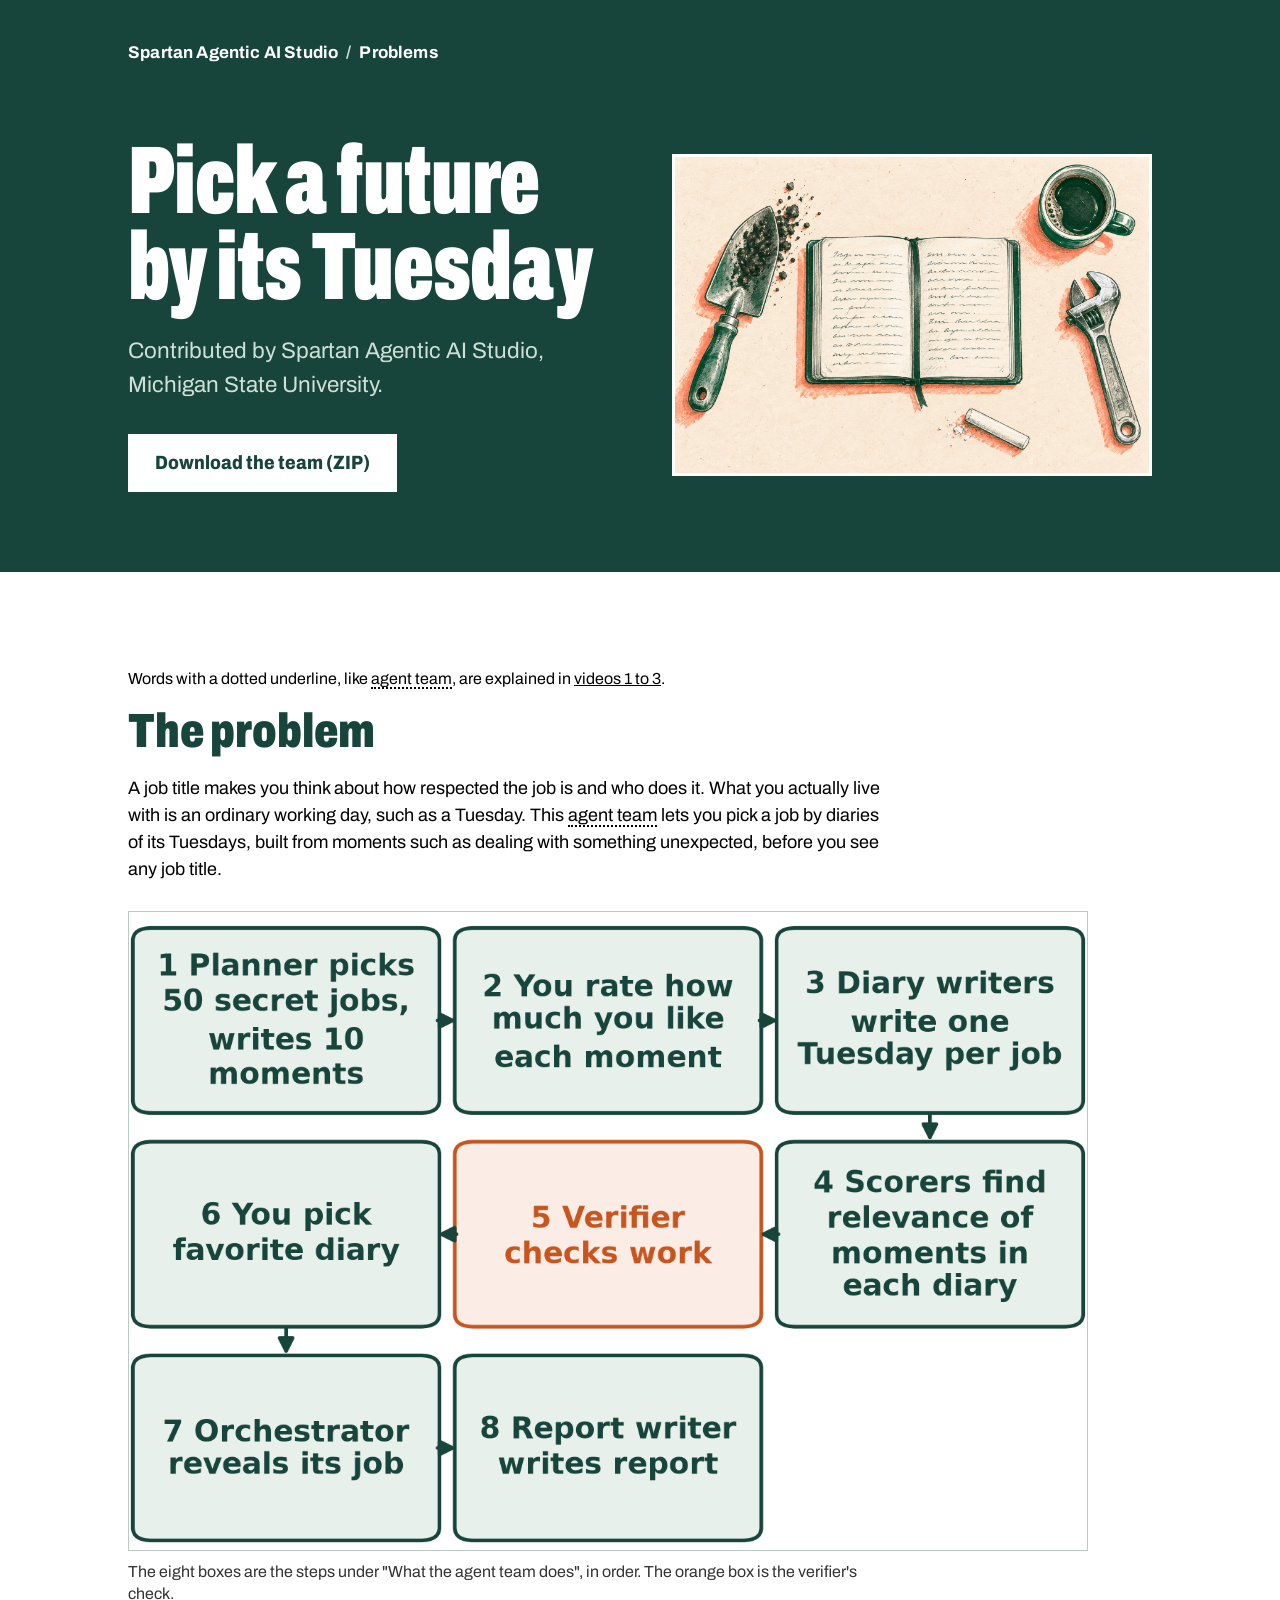
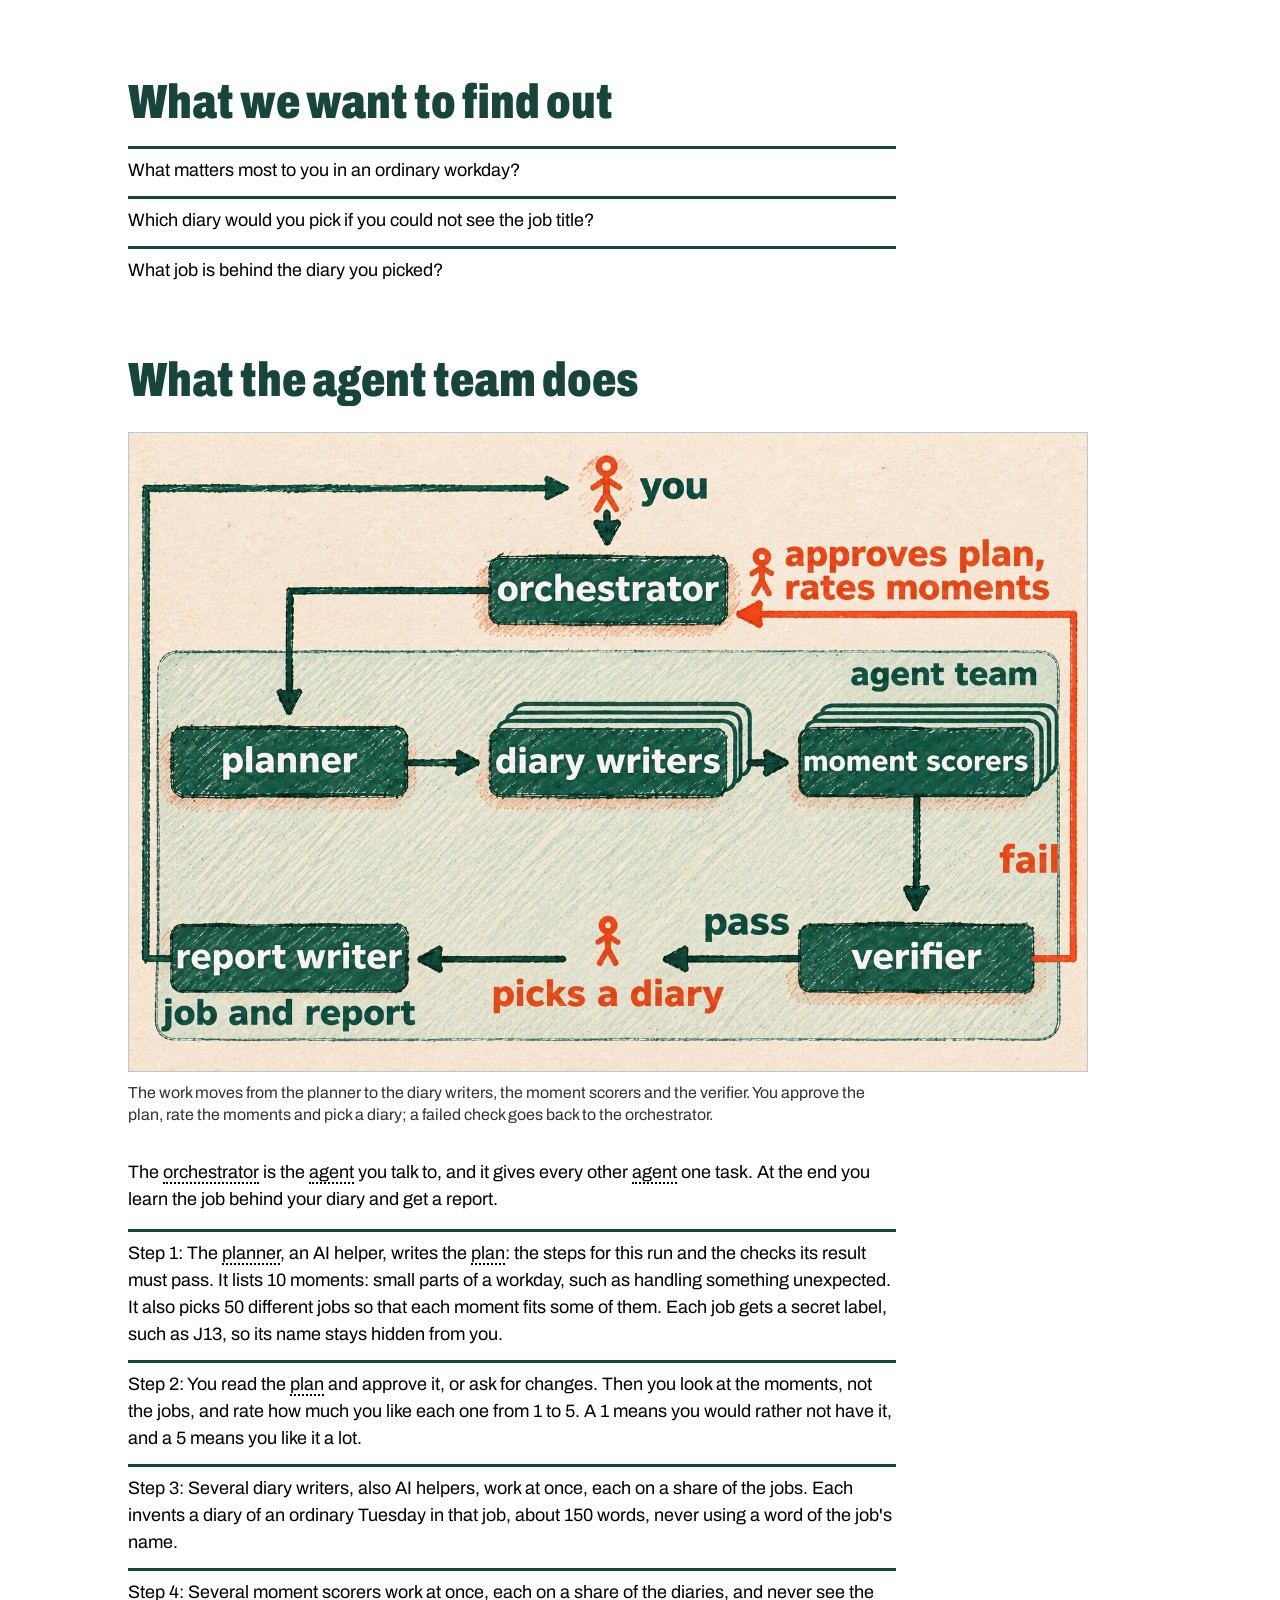
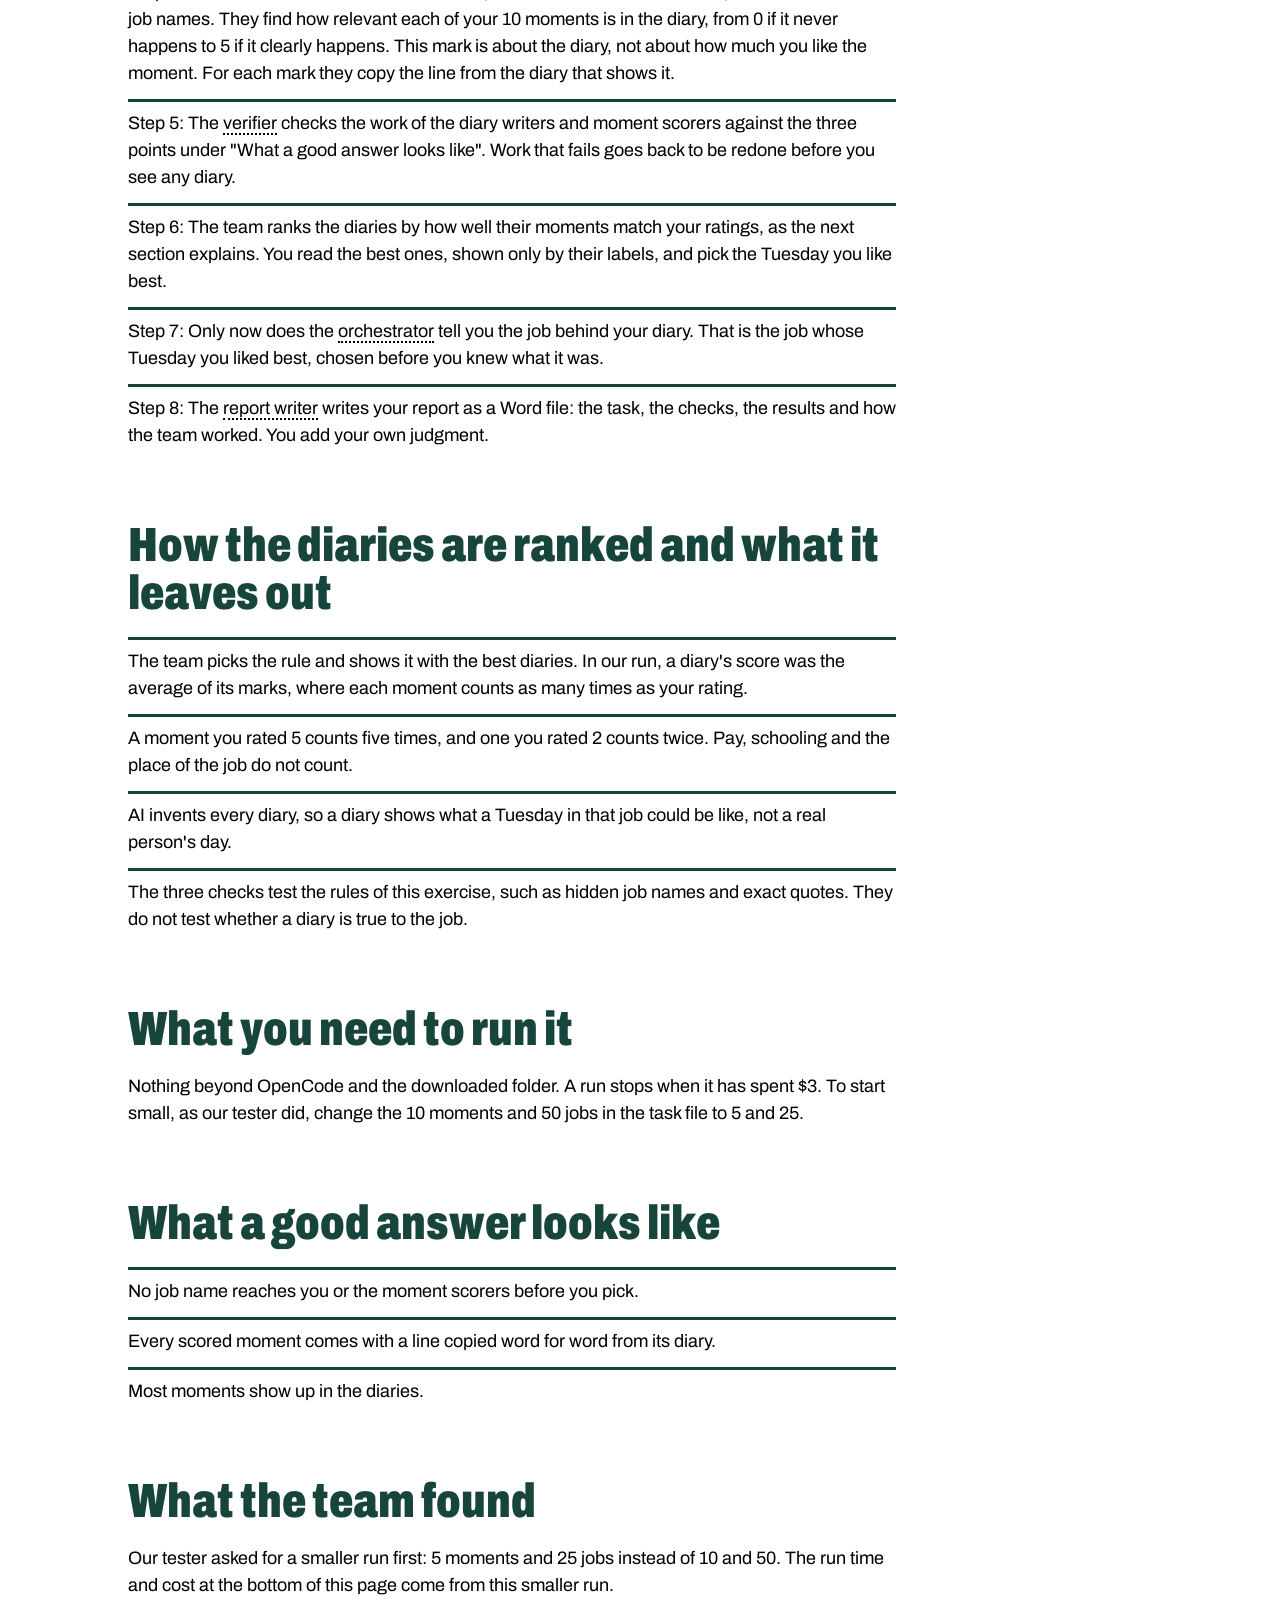
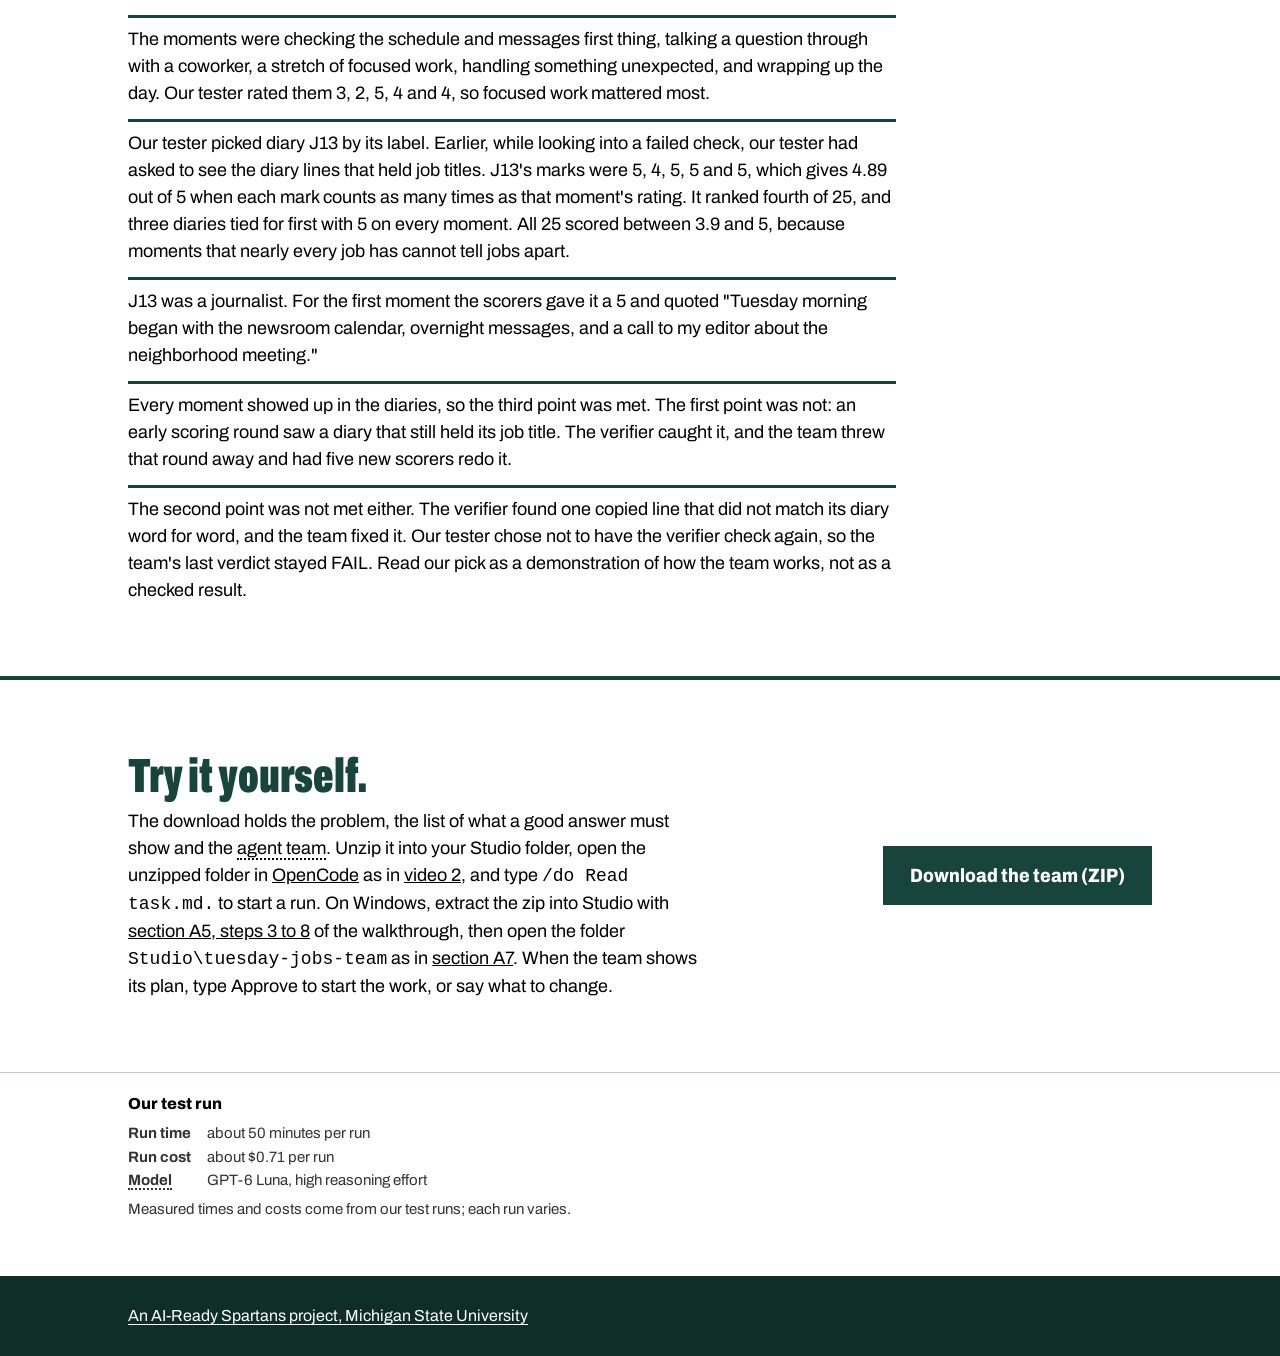
<file: problems/tuesday-jobs/index.html>
<!doctype html>
<html lang="en">
<head>
<meta charset="utf-8">
<meta name="viewport" content="width=device-width, initial-scale=1">
<title>Pick a future by its Tuesday | Spartan Agentic AI Studio</title>
<meta name="description" content="A job title makes you think about how respected the job is and who does it. What you actually live with is an ordinary working day, such as a Tuesday. This agent team lets you pick a job by diaries of its Tuesdays, built from moments such as dealing with something unexpected, before you see any job title.">
<meta name="theme-color" content="#18453B">
<link rel="icon" href="data:image/svg+xml,%3Csvg xmlns='http://www.w3.org/2000/svg' viewBox='0 0 16 16'%3E%3Crect width='16' height='16' fill='%2318453B'/%3E%3Crect x='3' y='3' width='10' height='3' fill='%23fff'/%3E%3Crect x='3' y='8' width='2' height='5' fill='%23fff'/%3E%3C/svg%3E">
<link rel="preconnect" href="https://fonts.googleapis.com">
<link rel="preconnect" href="https://fonts.gstatic.com" crossorigin>
<link rel="stylesheet" href="https://fonts.googleapis.com/css2?family=Archivo:wdth,wght@62..125,300..900&display=swap">
<link rel="stylesheet" href="../style.css">
<script defer src="https://stats-tsmlab.vercel.app/t.js" data-site="agentic-spartans"></script>
</head>
<body>
<header class="hero">
  <div class="wrap">
    <p class="crumbs"><a href="../../">Spartan Agentic AI Studio</a><span>/</span><a href="../">Problems</a></p>
    <div class="hero-grid">
      <div>
        <h1>Pick a future by its Tuesday</h1>
        <p class="meta">Contributed by Spartan Agentic AI Studio, Michigan State University.</p>
        <div class="actions"><a class="button" href="team.zip" download="tuesday-jobs-team.zip">Download the team (ZIP)</a></div>
      </div>
      <img class="cartoon" src="cartoon.png" width="1536" height="1024" alt="An open diary on a desk seen from above, with a garden trowel, a wrench, a stick of chalk and a cup of coffee around it.">
    </div>
  </div>
</header>

<main>
  <div class="brief wrap">
<p class="course-note">Words with a dotted underline, like <span class="course-term">agent team</span>, are explained in <a href="https://agentic-spartans.github.io/course/#video-1">videos 1 to 3</a>.</p>
<section>
<h2>The problem</h2>
<p>A job title makes you think about how respected the job is and who does it. What you actually live with is an ordinary working day, such as a Tuesday. This <span class="course-term">agent team</span> lets you pick a job by diaries of its Tuesdays, built from moments such as dealing with something unexpected, before you see any job title.</p>
<figure><img src="sketch.png" width="1350" height="900" alt="The eight boxes are the steps under &quot;What the agent team does&quot;, in order. The orange box is the verifier&#x27;s check."><figcaption>The eight boxes are the steps under &quot;What the agent team does&quot;, in order. The orange box is the verifier&#x27;s check.</figcaption></figure>
</section>
<section>
<h2>What we want to find out</h2>
<ul>
<li>What matters most to you in an ordinary workday?</li>
<li>Which diary would you pick if you could not see the job title?</li>
<li>What job is behind the diary you picked?</li>
</ul>
</section>
<section>
<h2>What the agent team does</h2>
<figure><img src="team.png" width="1536" height="1024" alt="The work moves from the planner to the diary writers, the moment scorers and the verifier. You approve the plan, rate the moments and pick a diary; a failed check goes back to the orchestrator."><figcaption>The work moves from the planner to the diary writers, the moment scorers and the verifier. You approve the plan, rate the moments and pick a diary; a failed check goes back to the orchestrator.</figcaption></figure>
<p>The <span class="course-term">orchestrator</span> is the <span class="course-term">agent</span> you talk to, and it gives every other <span class="course-term">agent</span> one task. At the end you learn the job behind your diary and get a report.</p>
<ul>
<li>Step 1: The <span class="course-term">planner</span>, an AI helper, writes the <span class="course-term">plan</span>: the steps for this run and the checks its result must pass. It lists 10 moments: small parts of a workday, such as handling something unexpected. It also picks 50 different jobs so that each moment fits some of them. Each job gets a secret label, such as J13, so its name stays hidden from you.</li>
<li>Step 2: You read the <span class="course-term">plan</span> and approve it, or ask for changes. Then you look at the moments, not the jobs, and rate how much you like each one from 1 to 5. A 1 means you would rather not have it, and a 5 means you like it a lot.</li>
<li>Step 3: Several diary writers, also AI helpers, work at once, each on a share of the jobs. Each invents a diary of an ordinary Tuesday in that job, about 150 words, never using a word of the job's name.</li>
<li>Step 4: Several moment scorers work at once, each on a share of the diaries, and never see the job names. They find how relevant each of your 10 moments is in the diary, from 0 if it never happens to 5 if it clearly happens. This mark is about the diary, not about how much you like the moment. For each mark they copy the line from the diary that shows it.</li>
<li>Step 5: The <span class="course-term">verifier</span> checks the work of the diary writers and moment scorers against the three points under "What a good answer looks like". Work that fails goes back to be redone before you see any diary.</li>
<li>Step 6: The team ranks the diaries by how well their moments match your ratings, as the next section explains. You read the best ones, shown only by their labels, and pick the Tuesday you like best.</li>
<li>Step 7: Only now does the <span class="course-term">orchestrator</span> tell you the job behind your diary. That is the job whose Tuesday you liked best, chosen before you knew what it was.</li>
<li>Step 8: The <span class="course-term">report writer</span> writes your report as a Word file: the task, the checks, the results and how the team worked. You add your own judgment.</li>
</ul>
</section>
<section>
<h2>How the diaries are ranked and what it leaves out</h2>
<ul>
<li>The team picks the rule and shows it with the best diaries. In our run, a diary's score was the average of its marks, where each moment counts as many times as your rating.</li>
<li>A moment you rated 5 counts five times, and one you rated 2 counts twice. Pay, schooling and the place of the job do not count.</li>
<li>AI invents every diary, so a diary shows what a Tuesday in that job could be like, not a real person's day.</li>
<li>The three checks test the rules of this exercise, such as hidden job names and exact quotes. They do not test whether a diary is true to the job.</li>
</ul>
</section>
<section>
<h2>What you need to run it</h2>
<p>Nothing beyond OpenCode and the downloaded folder. A run stops when it has spent $3. To start small, as our tester did, change the 10 moments and 50 jobs in the task file to 5 and 25.</p>
</section>
<section>
<h2>What a good answer looks like</h2>
<ul>
<li>No job name reaches you or the moment scorers before you pick.</li>
<li>Every scored moment comes with a line copied word for word from its diary.</li>
<li>Most moments show up in the diaries.</li>
</ul>
</section>
<section>
<h2>What the team found</h2>
<p>Our tester asked for a smaller run first: 5 moments and 25 jobs instead of 10 and 50. The run time and cost at the bottom of this page come from this smaller run.</p>
<ul>
<li>The moments were checking the schedule and messages first thing, talking a question through with a coworker, a stretch of focused work, handling something unexpected, and wrapping up the day. Our tester rated them 3, 2, 5, 4 and 4, so focused work mattered most.</li>
<li>Our tester picked diary J13 by its label. Earlier, while looking into a failed check, our tester had asked to see the diary lines that held job titles. J13's marks were 5, 4, 5, 5 and 5, which gives 4.89 out of 5 when each mark counts as many times as that moment's rating. It ranked fourth of 25, and three diaries tied for first with 5 on every moment. All 25 scored between 3.9 and 5, because moments that nearly every job has cannot tell jobs apart.</li>
<li>J13 was a journalist. For the first moment the scorers gave it a 5 and quoted "Tuesday morning began with the newsroom calendar, overnight messages, and a call to my editor about the neighborhood meeting."</li>
<li>Every moment showed up in the diaries, so the third point was met. The first point was not: an early scoring round saw a diary that still held its job title. The verifier caught it, and the team threw that round away and had five new scorers redo it.</li>
<li>The second point was not met either. The verifier found one copied line that did not match its diary word for word, and the team fixed it. Our tester chose not to have the verifier check again, so the team's last verdict stayed FAIL. Read our pick as a demonstration of how the team works, not as a checked result.</li>
</ul>
</section>
  </div>
  <section class="get on-paper" aria-label="Download">
    <div class="wrap">
      <p><b>Try it yourself.</b> The download holds the problem, the list of what a good answer must show and the <span class="course-term">agent team</span>. Unzip it into your Studio folder, open the unzipped folder in <a href="https://agentic-spartans.github.io/course/">OpenCode</a> as in <a href="https://agentic-spartans.github.io/course/#video-2">video 2</a>, and type <code>/do Read task.md.</code> to start a run. On Windows, extract the zip into Studio with <a href="https://agentic-spartans.github.io/course/windows/#A5-3">section A5, steps 3 to 8</a> of the walkthrough, then open the folder <code>Studio\tuesday-jobs-team</code> as in <a href="https://agentic-spartans.github.io/course/windows/#A7">section A7</a>. When the team shows its plan, type Approve to start the work, or say what to change.</p>
      <a class="button" href="team.zip" download="tuesday-jobs-team.zip">Download the team (ZIP)</a>
    </div>
  </section>
  <aside class="run-details" aria-labelledby="run-details"><div class="wrap">
<h2 id="run-details">Our test run</h2>
<dl><dt>Run time</dt><dd>about 50 minutes per run</dd><dt>Run cost</dt><dd>about $0.71 per run</dd><dt><span class="course-term">Model</span></dt><dd>GPT-6 Luna, high reasoning effort</dd></dl>
<p>Measured times and costs come from our test runs; each run varies.</p>
</div></aside>
</main>

<footer>
  <div class="wrap">
    <p class="sponsor"><a href="https://ai.msu.edu/ai-ready">An AI-Ready Spartans project, Michigan State University</a></p>
  </div>
</footer>
</body>
</html>
</file>
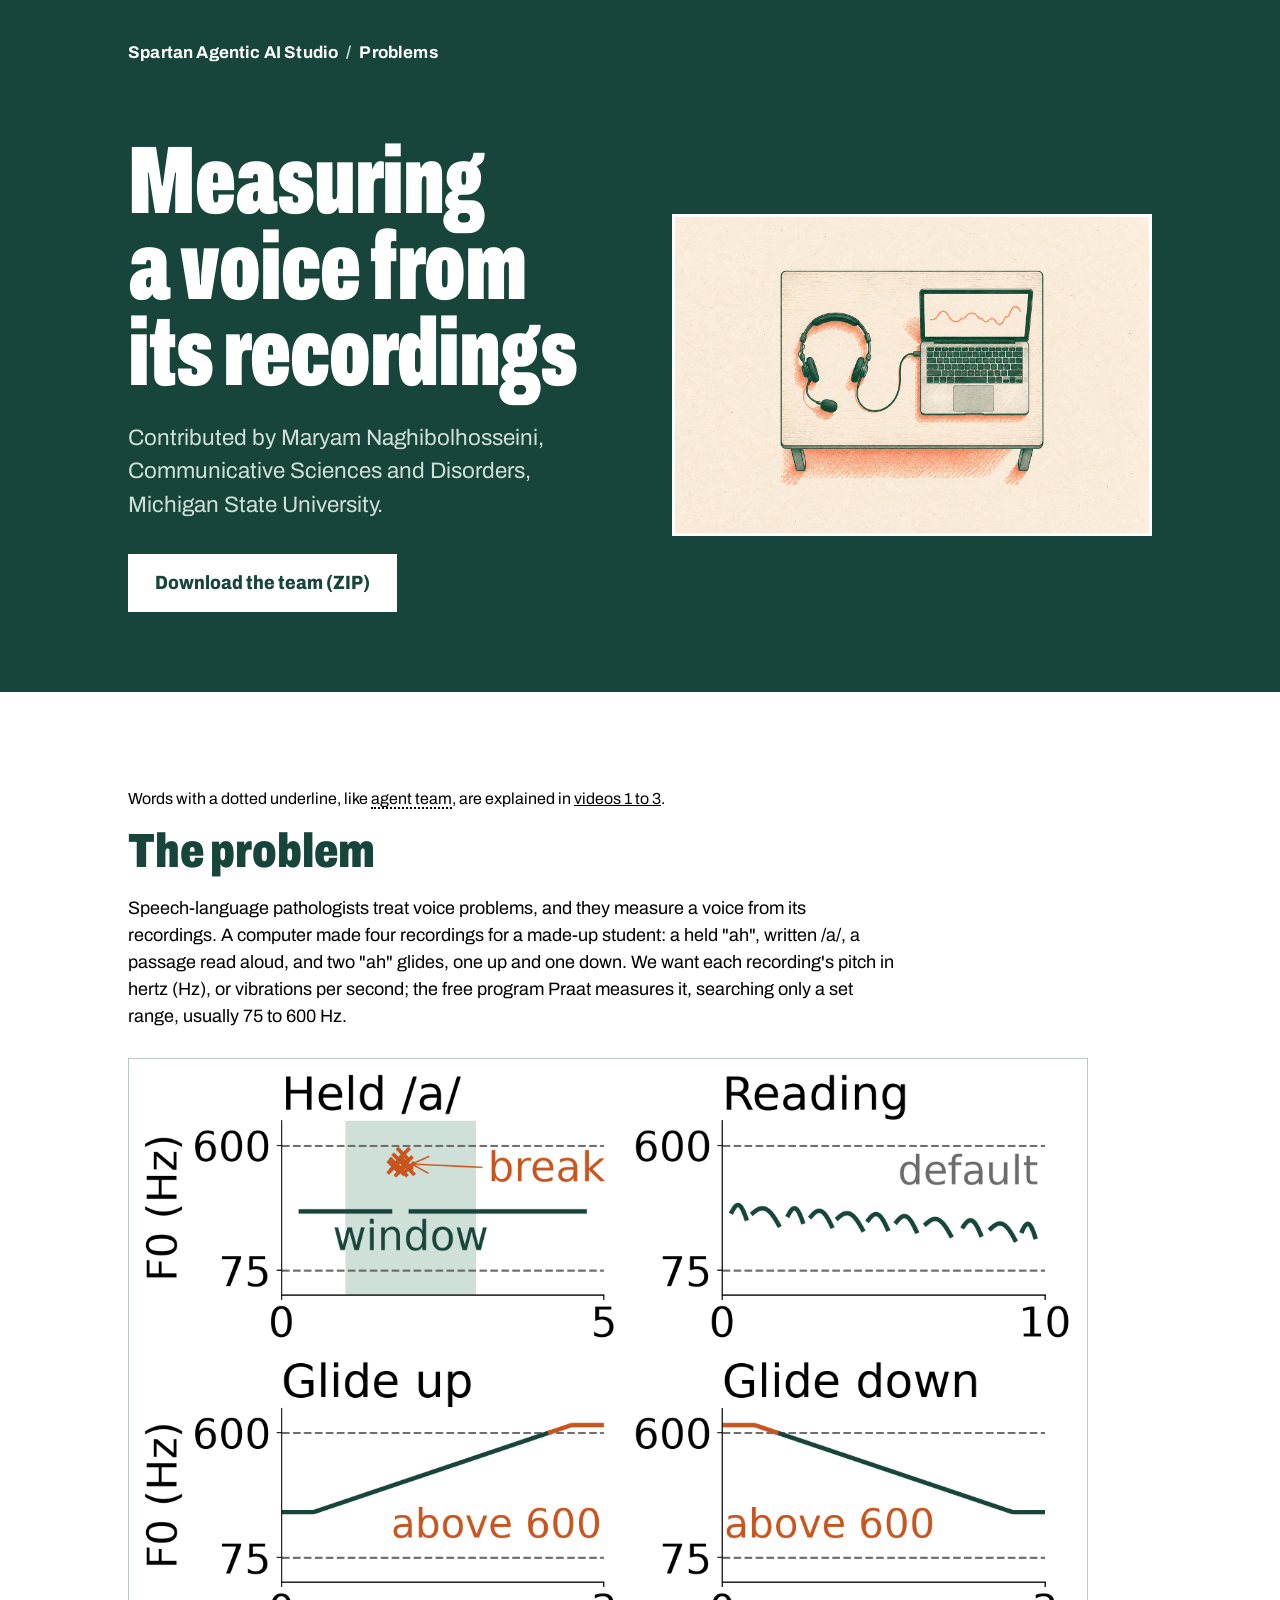
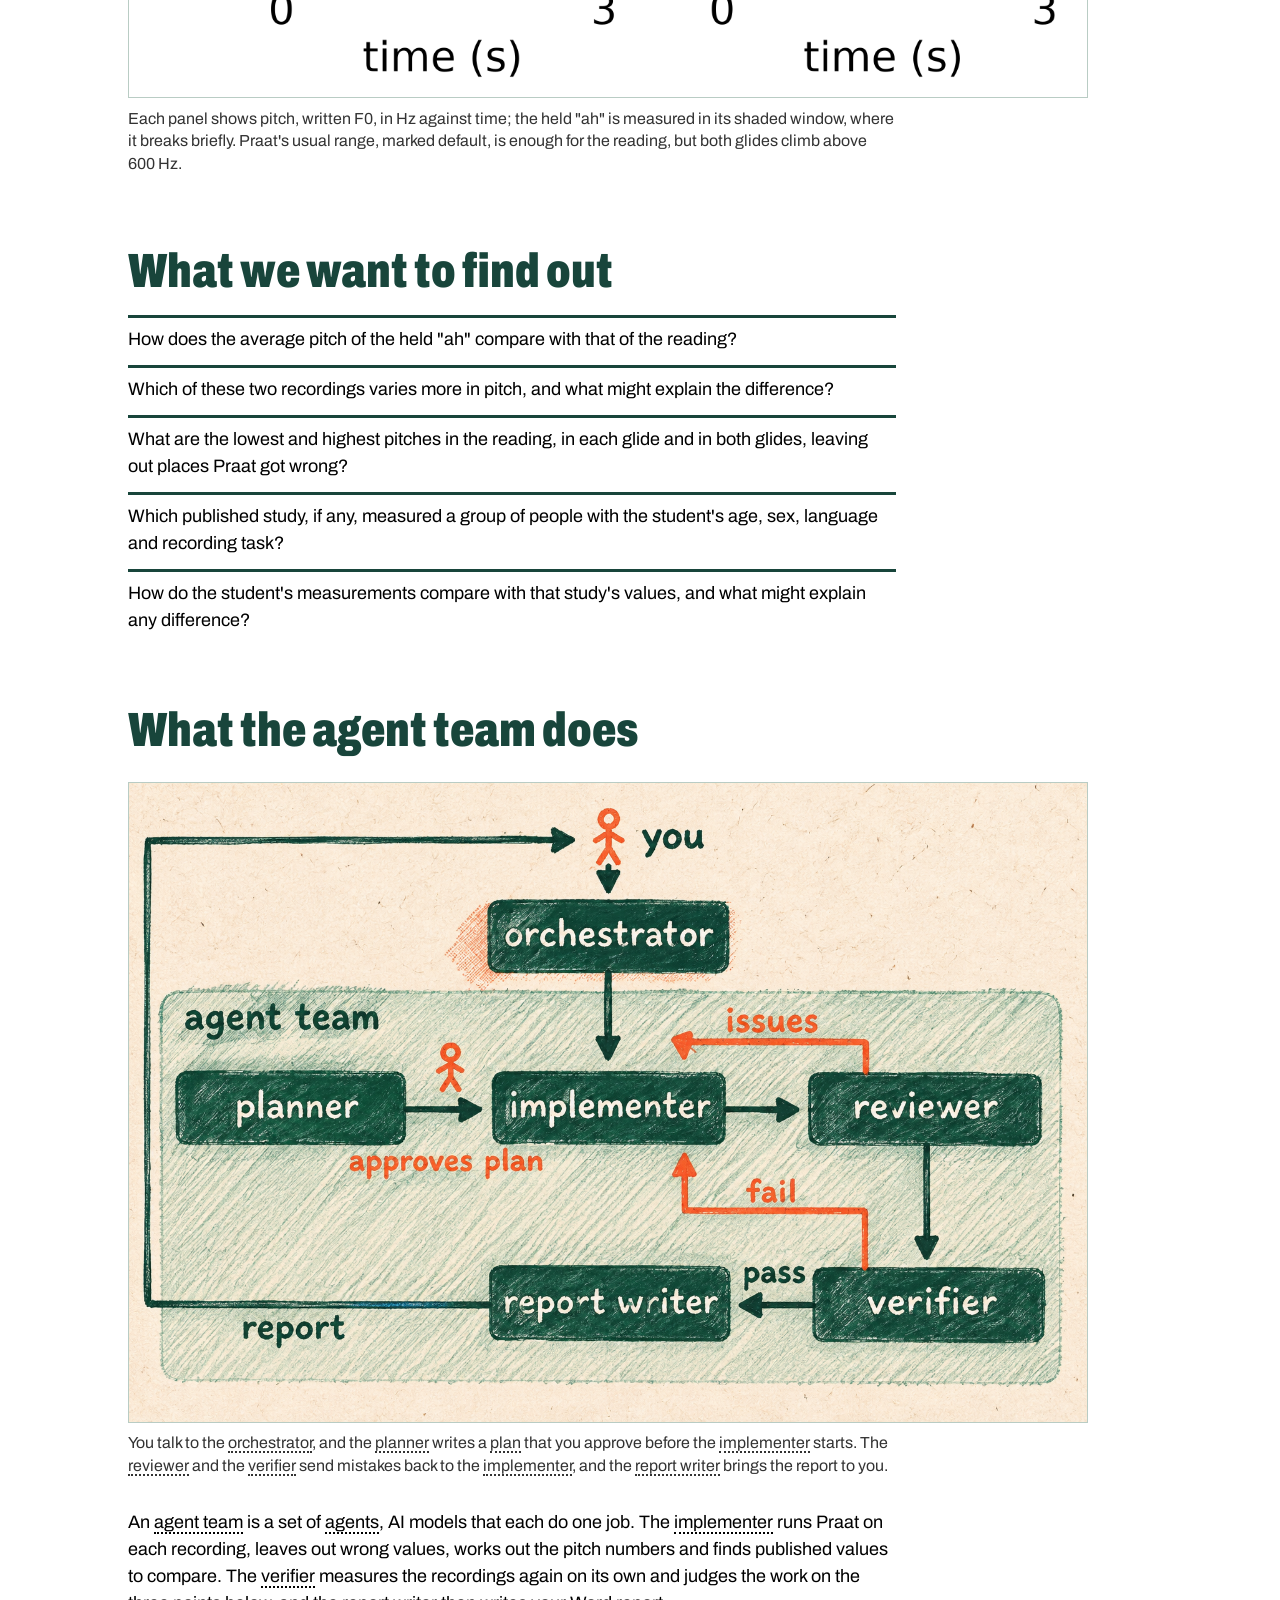
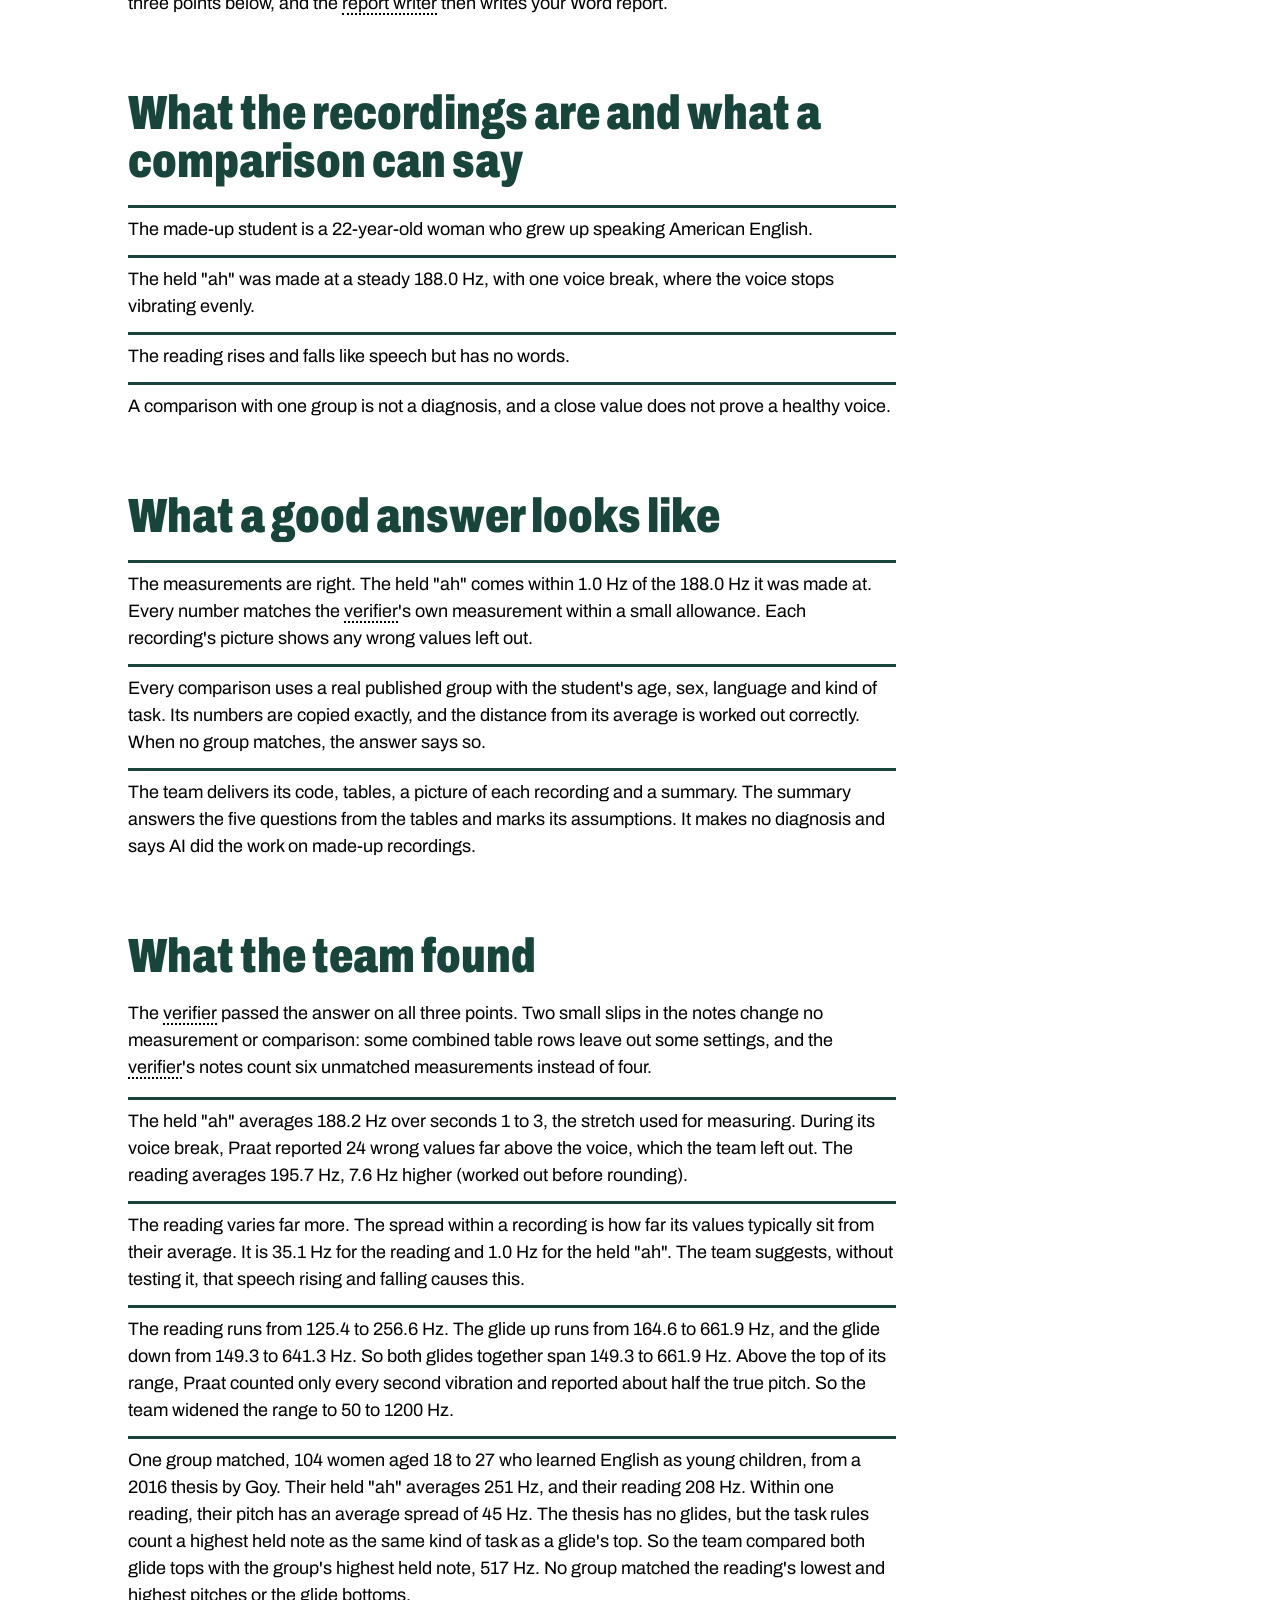
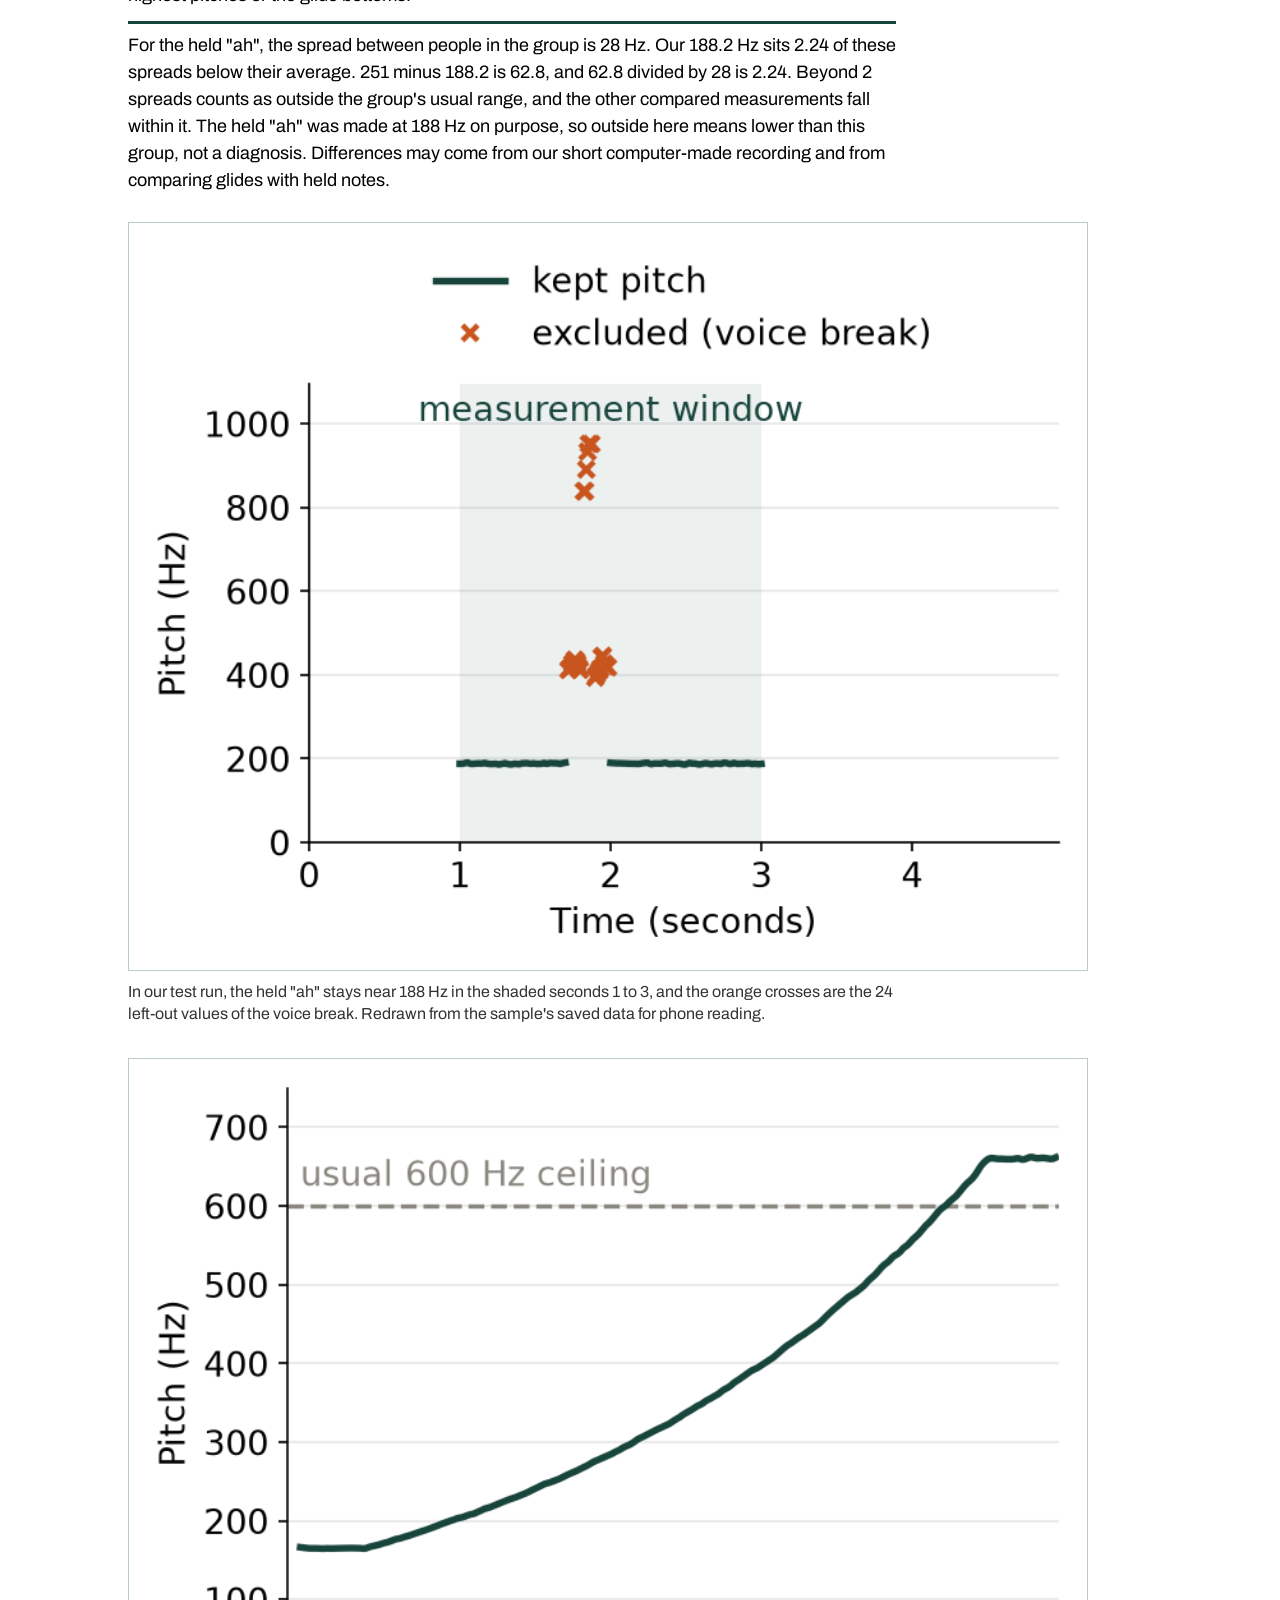
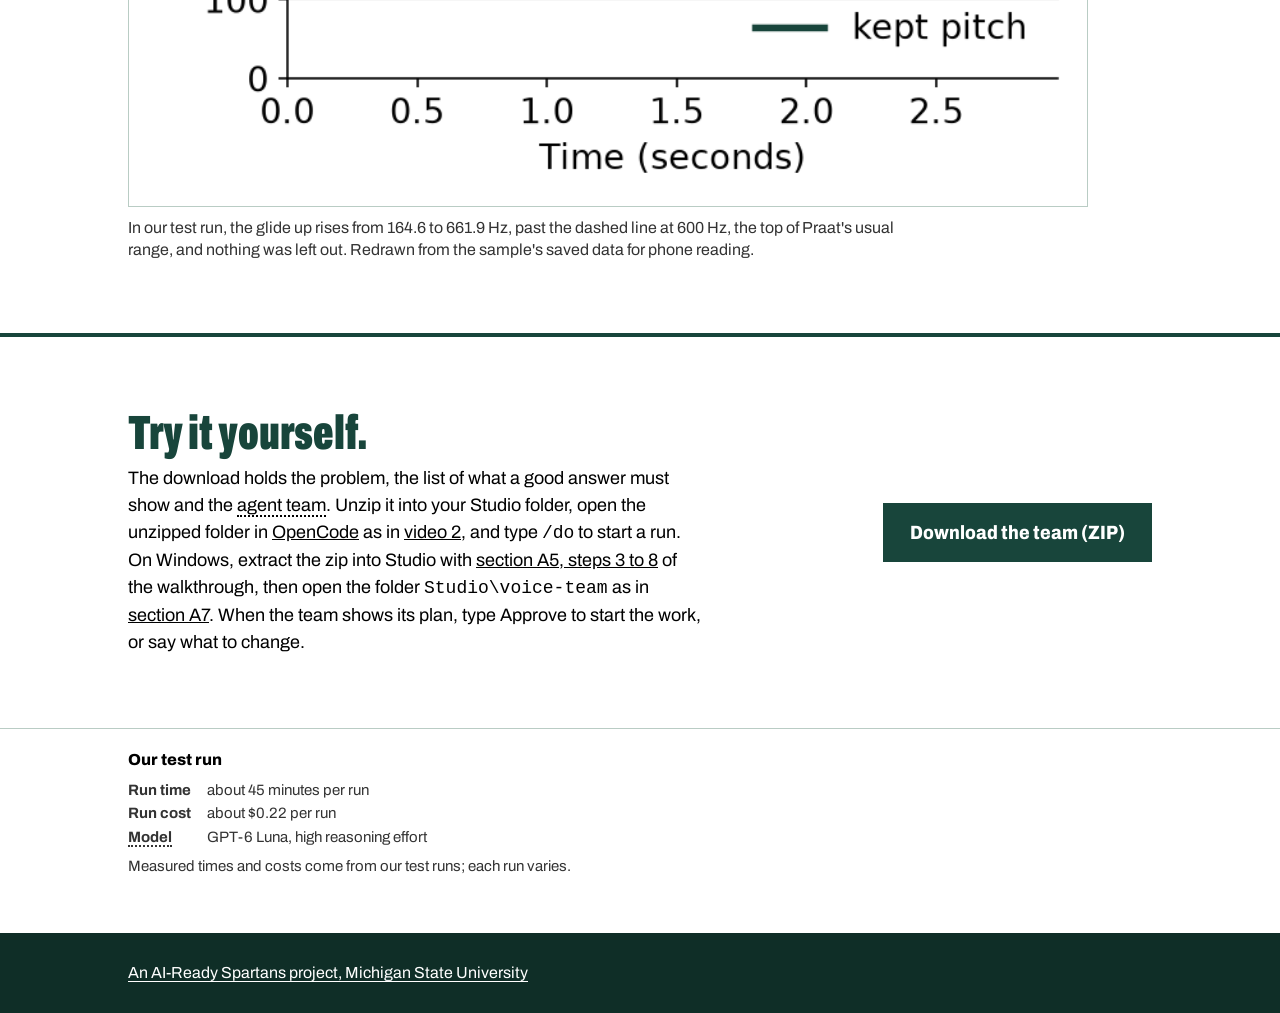
<file: problems/voice/index.html>
<!doctype html>
<html lang="en">
<head>
<meta charset="utf-8">
<meta name="viewport" content="width=device-width, initial-scale=1">
<title>Measuring a voice from its recordings | Spartan Agentic AI Studio</title>
<meta name="description" content="Speech-language pathologists treat voice problems, and they measure a voice from its recordings. A computer made four recordings for a made-up student: a held &quot;ah&quot;, written /a/, a passage read aloud, and two &quot;ah&quot; glides, one up and one down. We want each recording&#x27;s pitch in hertz (Hz), or vibrations per second; the free program Praat measures it, searching only a set range, usually 75 to 600 Hz.">
<meta name="theme-color" content="#18453B">
<link rel="icon" href="data:image/svg+xml,%3Csvg xmlns='http://www.w3.org/2000/svg' viewBox='0 0 16 16'%3E%3Crect width='16' height='16' fill='%2318453B'/%3E%3Crect x='3' y='3' width='10' height='3' fill='%23fff'/%3E%3Crect x='3' y='8' width='2' height='5' fill='%23fff'/%3E%3C/svg%3E">
<link rel="preconnect" href="https://fonts.googleapis.com">
<link rel="preconnect" href="https://fonts.gstatic.com" crossorigin>
<link rel="stylesheet" href="https://fonts.googleapis.com/css2?family=Archivo:wdth,wght@62..125,300..900&display=swap">
<link rel="stylesheet" href="../style.css">
<script defer src="https://stats-tsmlab.vercel.app/t.js" data-site="agentic-spartans"></script>
</head>
<body>
<header class="hero">
  <div class="wrap">
    <p class="crumbs"><a href="../../">Spartan Agentic AI Studio</a><span>/</span><a href="../">Problems</a></p>
    <div class="hero-grid">
      <div>
        <h1>Measuring a voice from its recordings</h1>
        <p class="meta">Contributed by Maryam Naghibolhosseini, Communicative Sciences and Disorders, Michigan State University.</p>
        <div class="actions"><a class="button" href="team.zip" download="voice-team.zip">Download the team (ZIP)</a></div>
      </div>
      <img class="cartoon" src="cartoon.png" width="1536" height="1024" alt="A table seen from above, with a microphone headset wired to an open laptop whose screen shows a wavy pitch line.">
    </div>
  </div>
</header>

<main>
  <div class="brief wrap">
<p class="course-note">Words with a dotted underline, like <span class="course-term">agent team</span>, are explained in <a href="https://agentic-spartans.github.io/course/#video-1">videos 1 to 3</a>.</p>
<section>
<h2>The problem</h2>
<p>Speech-language pathologists treat voice problems, and they measure a voice from its recordings. A computer made four recordings for a made-up student: a held "ah", written /a/, a passage read aloud, and two "ah" glides, one up and one down. We want each recording's pitch in hertz (Hz), or vibrations per second; the free program Praat measures it, searching only a set range, usually 75 to 600 Hz.</p>
<figure><img src="sketch.png" width="1350" height="900" alt="Each panel shows pitch, written F0, in Hz against time; the held &quot;ah&quot; is measured in its shaded window, where it breaks briefly. Praat&#x27;s usual range, marked default, is enough for the reading, but both glides climb above 600 Hz."><figcaption>Each panel shows pitch, written F0, in Hz against time; the held &quot;ah&quot; is measured in its shaded window, where it breaks briefly. Praat&#x27;s usual range, marked default, is enough for the reading, but both glides climb above 600 Hz.</figcaption></figure>
</section>
<section>
<h2>What we want to find out</h2>
<ul>
<li>How does the average pitch of the held "ah" compare with that of the reading?</li>
<li>Which of these two recordings varies more in pitch, and what might explain the difference?</li>
<li>What are the lowest and highest pitches in the reading, in each glide and in both glides, leaving out places Praat got wrong?</li>
<li>Which published study, if any, measured a group of people with the student's age, sex, language and recording task?</li>
<li>How do the student's measurements compare with that study's values, and what might explain any difference?</li>
</ul>
</section>
<section>
<h2>What the agent team does</h2>
<figure><img src="team.png" width="1536" height="1024" alt="You talk to the orchestrator, and the planner writes a plan that you approve before the implementer starts. The reviewer and the verifier send mistakes back to the implementer, and the report writer brings the report to you."><figcaption>You talk to the <span class="course-term">orchestrator</span>, and the <span class="course-term">planner</span> writes a <span class="course-term">plan</span> that you approve before the <span class="course-term">implementer</span> starts. The <span class="course-term">reviewer</span> and the <span class="course-term">verifier</span> send mistakes back to the <span class="course-term">implementer</span>, and the <span class="course-term">report writer</span> brings the report to you.</figcaption></figure>
<p>An <span class="course-term">agent team</span> is a set of <span class="course-term">agents</span>, AI models that each do one job. The <span class="course-term">implementer</span> runs Praat on each recording, leaves out wrong values, works out the pitch numbers and finds published values to compare. The <span class="course-term">verifier</span> measures the recordings again on its own and judges the work on the three points below, and the <span class="course-term">report writer</span> then writes your Word report.</p>
</section>
<section>
<h2>What the recordings are and what a comparison can say</h2>
<ul>
<li>The made-up student is a 22-year-old woman who grew up speaking American English.</li>
<li>The held "ah" was made at a steady 188.0 Hz, with one voice break, where the voice stops vibrating evenly.</li>
<li>The reading rises and falls like speech but has no words.</li>
<li>A comparison with one group is not a diagnosis, and a close value does not prove a healthy voice.</li>
</ul>
</section>
<section>
<h2>What a good answer looks like</h2>
<ul>
<li>The measurements are right. The held "ah" comes within 1.0 Hz of the 188.0 Hz it was made at. Every number matches the <span class="course-term">verifier</span>'s own measurement within a small allowance. Each recording's picture shows any wrong values left out.</li>
<li>Every comparison uses a real published group with the student's age, sex, language and kind of task. Its numbers are copied exactly, and the distance from its average is worked out correctly. When no group matches, the answer says so.</li>
<li>The team delivers its code, tables, a picture of each recording and a summary. The summary answers the five questions from the tables and marks its assumptions. It makes no diagnosis and says AI did the work on made-up recordings.</li>
</ul>
</section>
<section>
<h2>What the team found</h2>
<p>The <span class="course-term">verifier</span> passed the answer on all three points. Two small slips in the notes change no measurement or comparison: some combined table rows leave out some settings, and the <span class="course-term">verifier</span>'s notes count six unmatched measurements instead of four.</p>
<ul>
<li>The held "ah" averages 188.2 Hz over seconds 1 to 3, the stretch used for measuring. During its voice break, Praat reported 24 wrong values far above the voice, which the team left out. The reading averages 195.7 Hz, 7.6 Hz higher (worked out before rounding).</li>
<li>The reading varies far more. The spread within a recording is how far its values typically sit from their average. It is 35.1 Hz for the reading and 1.0 Hz for the held "ah". The team suggests, without testing it, that speech rising and falling causes this.</li>
<li>The reading runs from 125.4 to 256.6 Hz. The glide up runs from 164.6 to 661.9 Hz, and the glide down from 149.3 to 641.3 Hz. So both glides together span 149.3 to 661.9 Hz. Above the top of its range, Praat counted only every second vibration and reported about half the true pitch. So the team widened the range to 50 to 1200 Hz.</li>
<li>One group matched, 104 women aged 18 to 27 who learned English as young children, from a 2016 thesis by Goy. Their held "ah" averages 251 Hz, and their reading 208 Hz. Within one reading, their pitch has an average spread of 45 Hz. The thesis has no glides, but the task rules count a highest held note as the same kind of task as a glide's top. So the team compared both glide tops with the group's highest held note, 517 Hz. No group matched the reading's lowest and highest pitches or the glide bottoms.</li>
<li>For the held "ah", the spread between people in the group is 28 Hz. Our 188.2 Hz sits 2.24 of these spreads below their average. 251 minus 188.2 is 62.8, and 62.8 divided by 28 is 2.24. Beyond 2 spreads counts as outside the group's usual range, and the other compared measurements fall within it. The held "ah" was made at 188 Hz on purpose, so outside here means lower than this group, not a diagnosis. Differences may come from our short computer-made recording and from comparing glides with held notes.</li>
</ul>
<figure><img src="sample_1.png" width="750" height="585" alt="In our test run, the held &quot;ah&quot; stays near 188 Hz in the shaded seconds 1 to 3, and the orange crosses are the 24 left-out values of the voice break. Redrawn from the sample&#x27;s saved data for phone reading."><figcaption>In our test run, the held &quot;ah&quot; stays near 188 Hz in the shaded seconds 1 to 3, and the orange crosses are the 24 left-out values of the voice break. Redrawn from the sample&#x27;s saved data for phone reading.</figcaption></figure>

<figure><img src="sample_2.png" width="750" height="585" alt="In our test run, the glide up rises from 164.6 to 661.9 Hz, past the dashed line at 600 Hz, the top of Praat&#x27;s usual range, and nothing was left out. Redrawn from the sample&#x27;s saved data for phone reading."><figcaption>In our test run, the glide up rises from 164.6 to 661.9 Hz, past the dashed line at 600 Hz, the top of Praat&#x27;s usual range, and nothing was left out. Redrawn from the sample&#x27;s saved data for phone reading.</figcaption></figure>
</section>
  </div>
  <section class="get on-paper" aria-label="Download">
    <div class="wrap">
      <p><b>Try it yourself.</b> The download holds the problem, the list of what a good answer must show and the <span class="course-term">agent team</span>. Unzip it into your Studio folder, open the unzipped folder in <a href="https://agentic-spartans.github.io/course/">OpenCode</a> as in <a href="https://agentic-spartans.github.io/course/#video-2">video 2</a>, and type <code>/do</code> to start a run. On Windows, extract the zip into Studio with <a href="https://agentic-spartans.github.io/course/windows/#A5-3">section A5, steps 3 to 8</a> of the walkthrough, then open the folder <code>Studio\voice-team</code> as in <a href="https://agentic-spartans.github.io/course/windows/#A7">section A7</a>. When the team shows its plan, type Approve to start the work, or say what to change.</p>
      <a class="button" href="team.zip" download="voice-team.zip">Download the team (ZIP)</a>
    </div>
  </section>
  <aside class="run-details" aria-labelledby="run-details"><div class="wrap">
<h2 id="run-details">Our test run</h2>
<dl><dt>Run time</dt><dd>about 45 minutes per run</dd><dt>Run cost</dt><dd>about $0.22 per run</dd><dt><span class="course-term">Model</span></dt><dd>GPT-6 Luna, high reasoning effort</dd></dl>
<p>Measured times and costs come from our test runs; each run varies.</p>
</div></aside>
</main>

<footer>
  <div class="wrap">
    <p class="sponsor"><a href="https://ai.msu.edu/ai-ready">An AI-Ready Spartans project, Michigan State University</a></p>
  </div>
</footer>
</body>
</html>
</file>
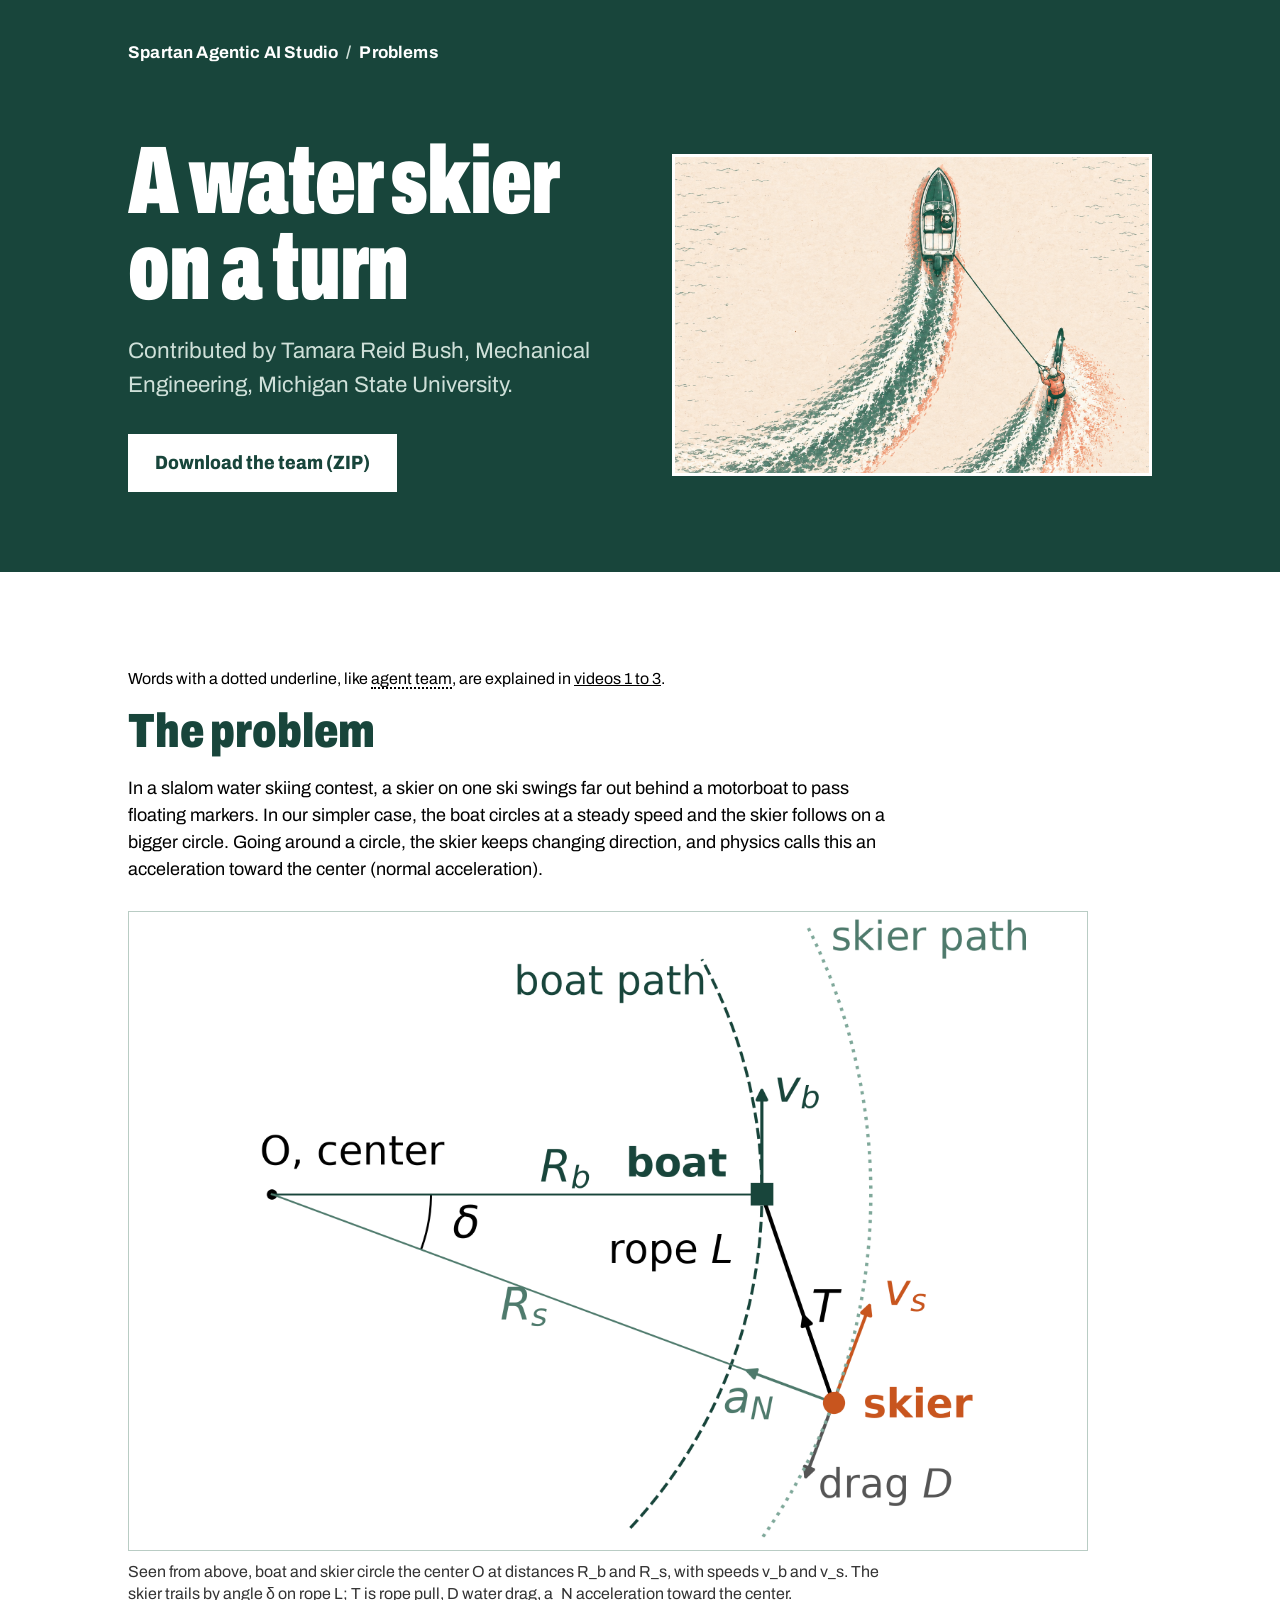
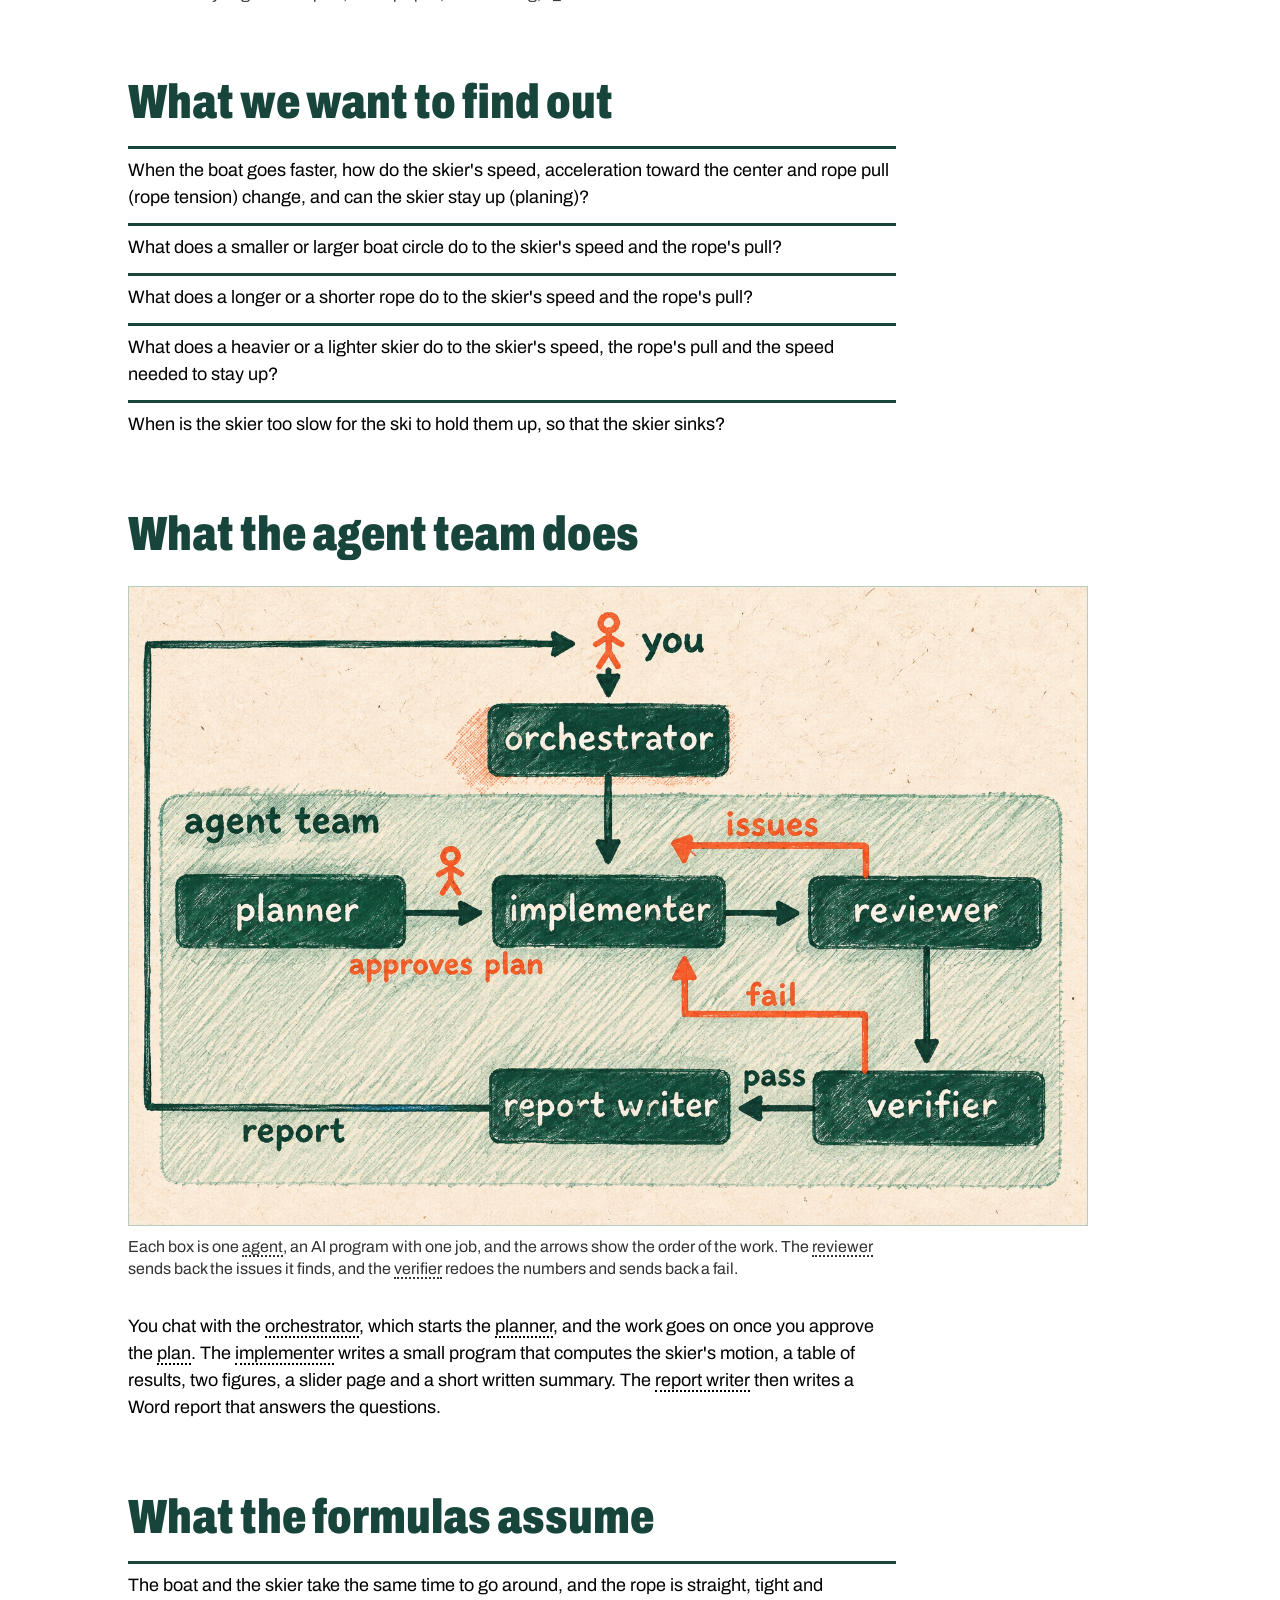
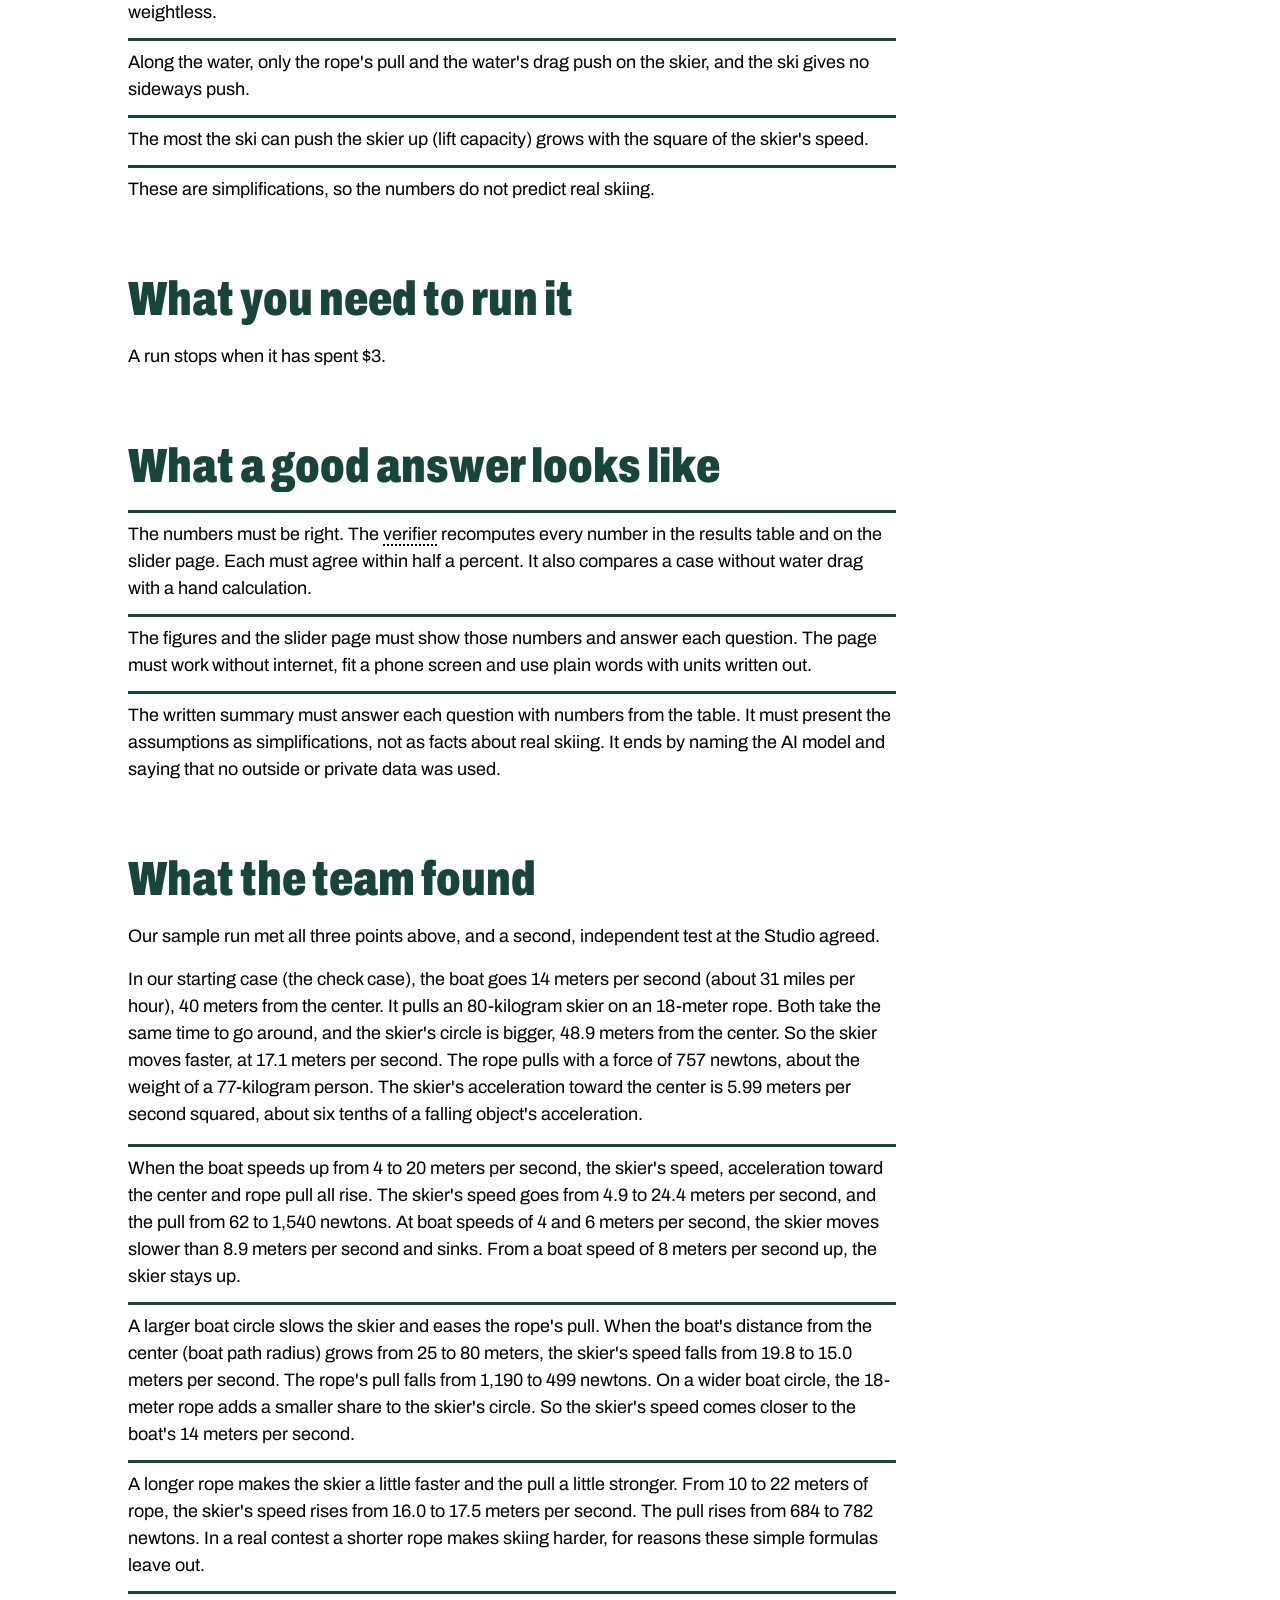
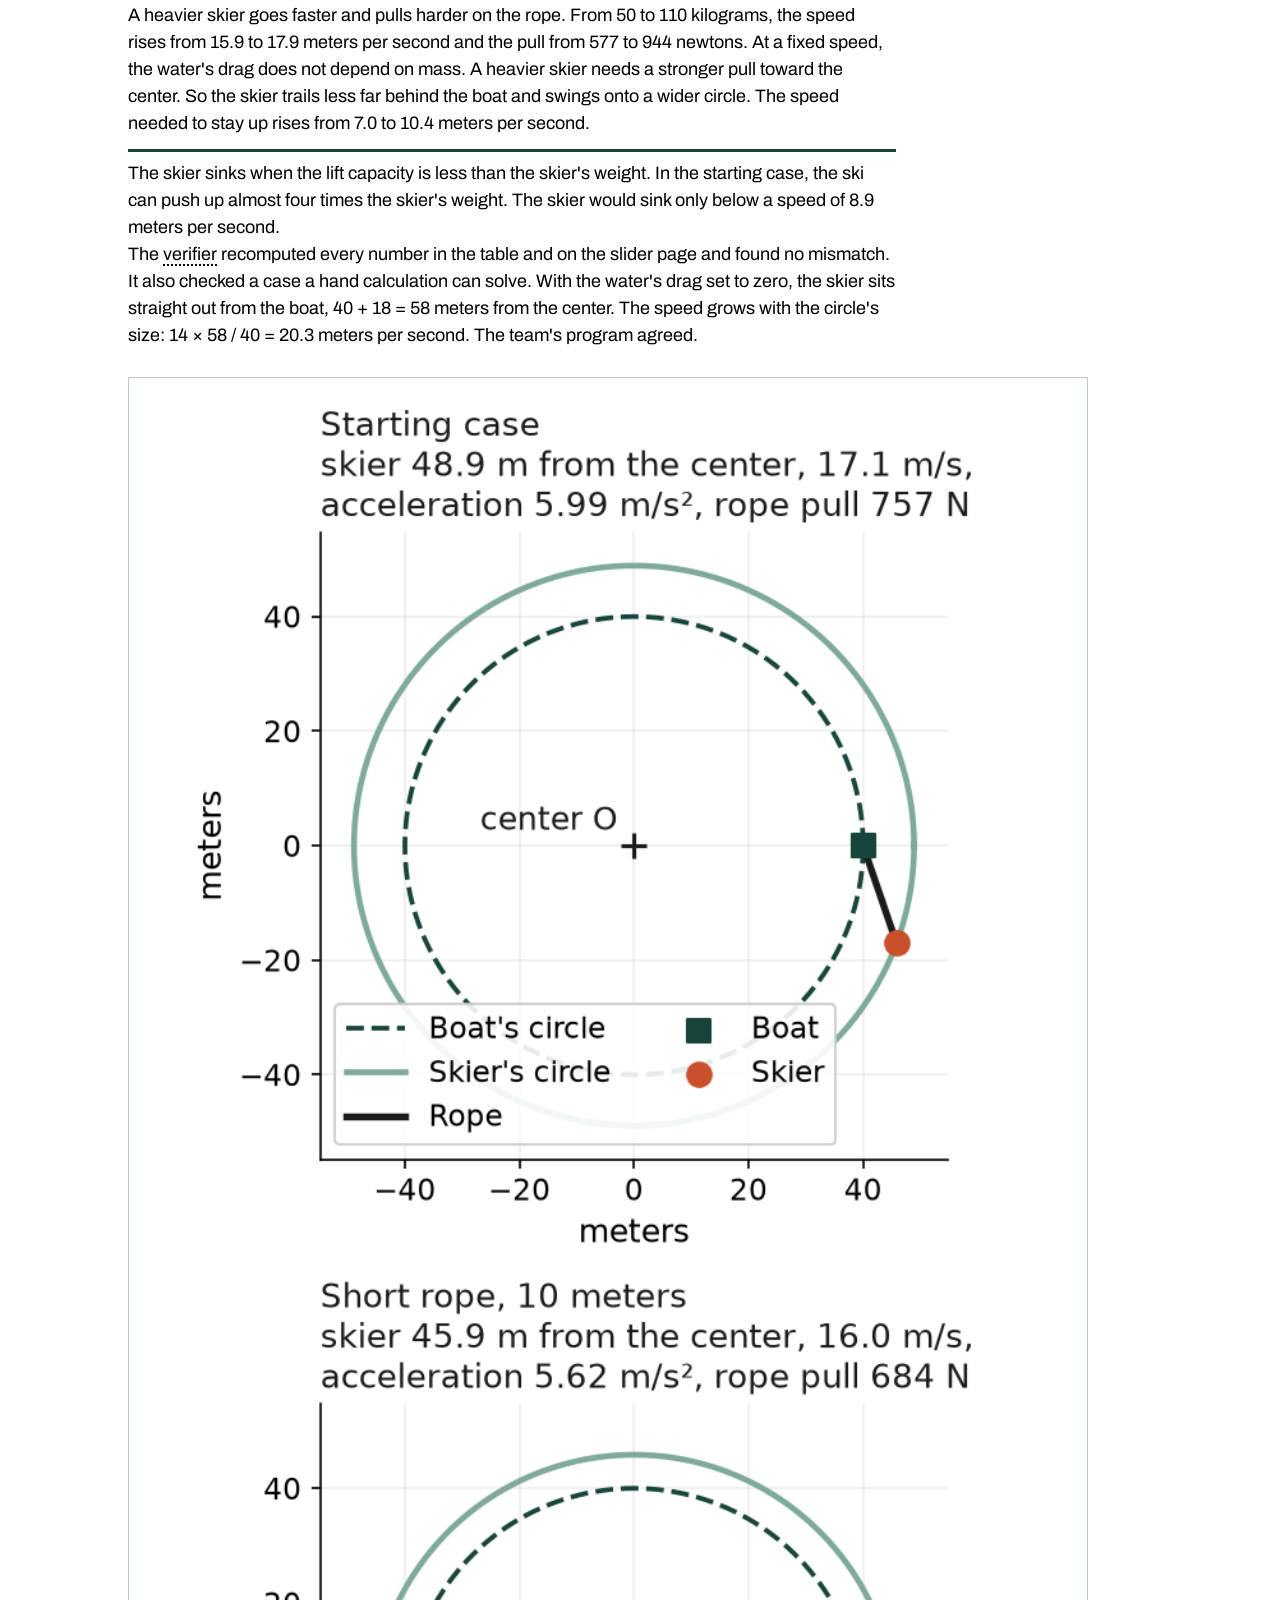
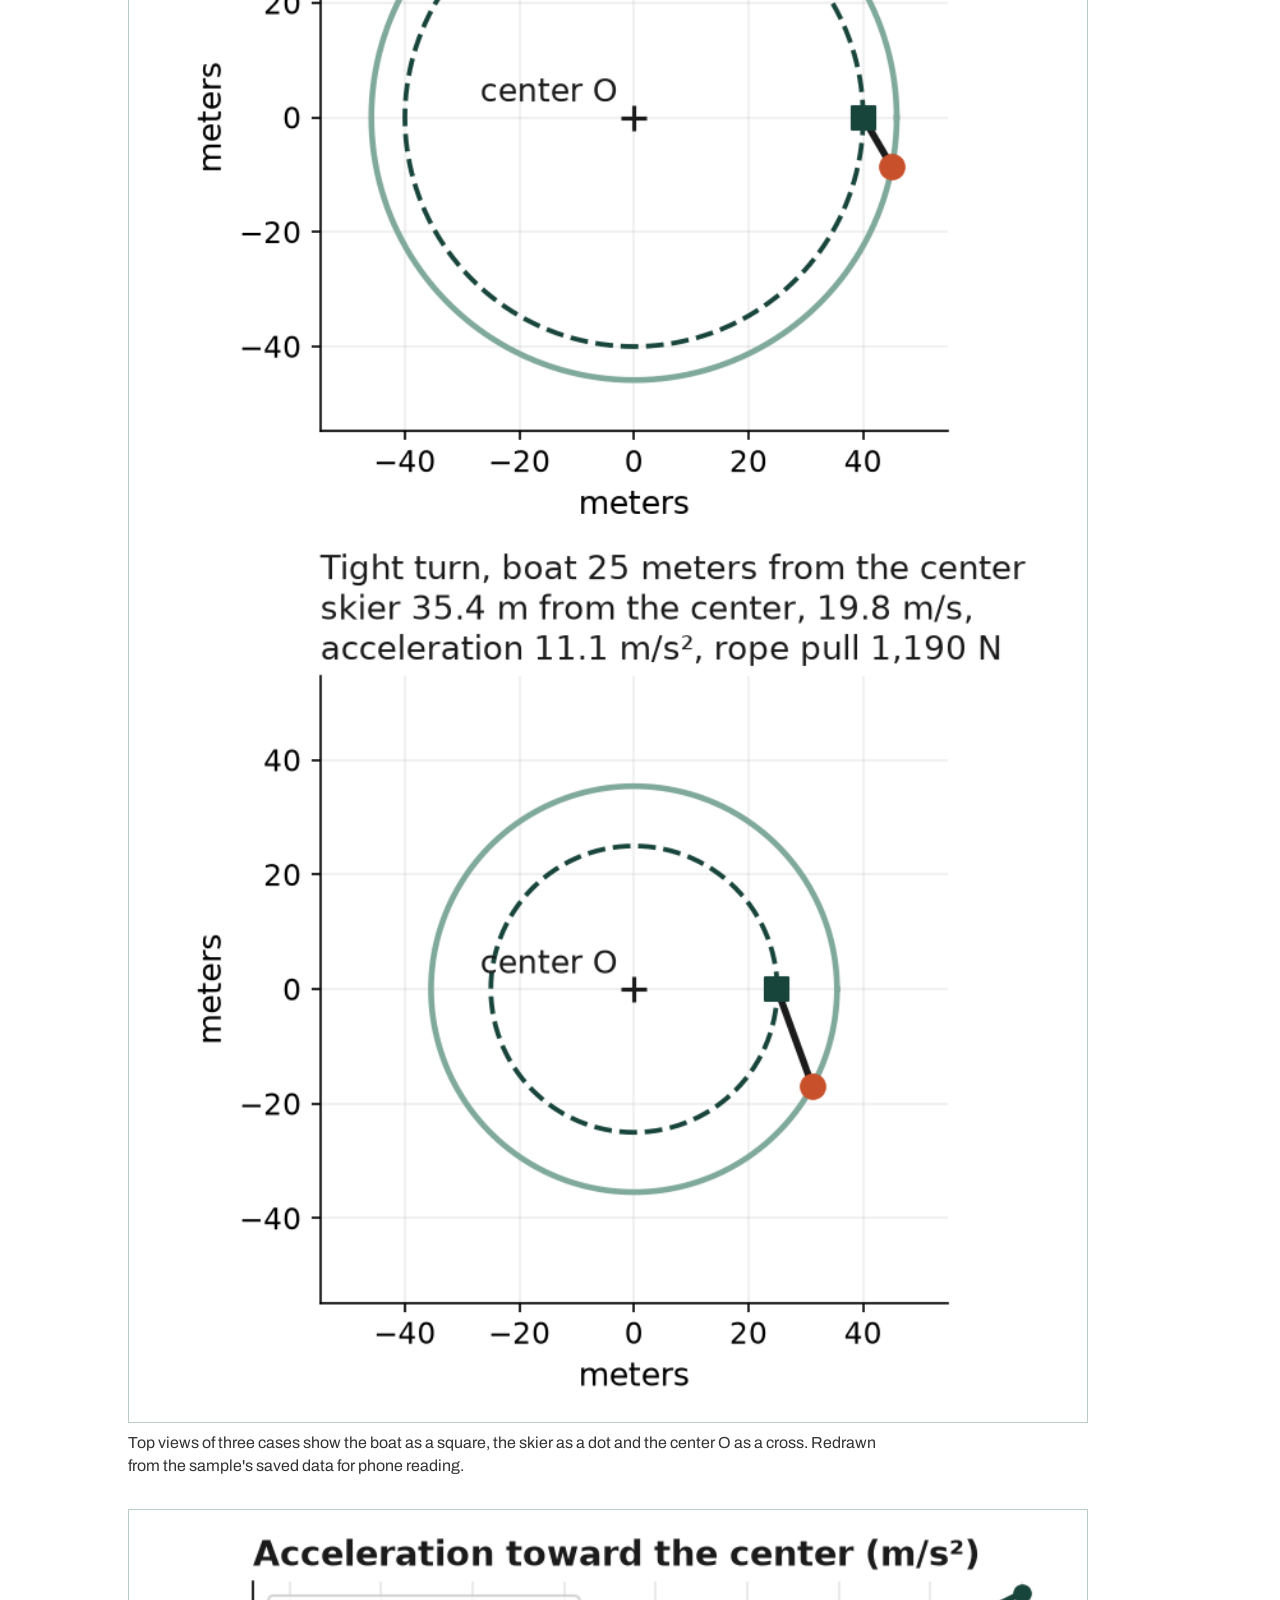
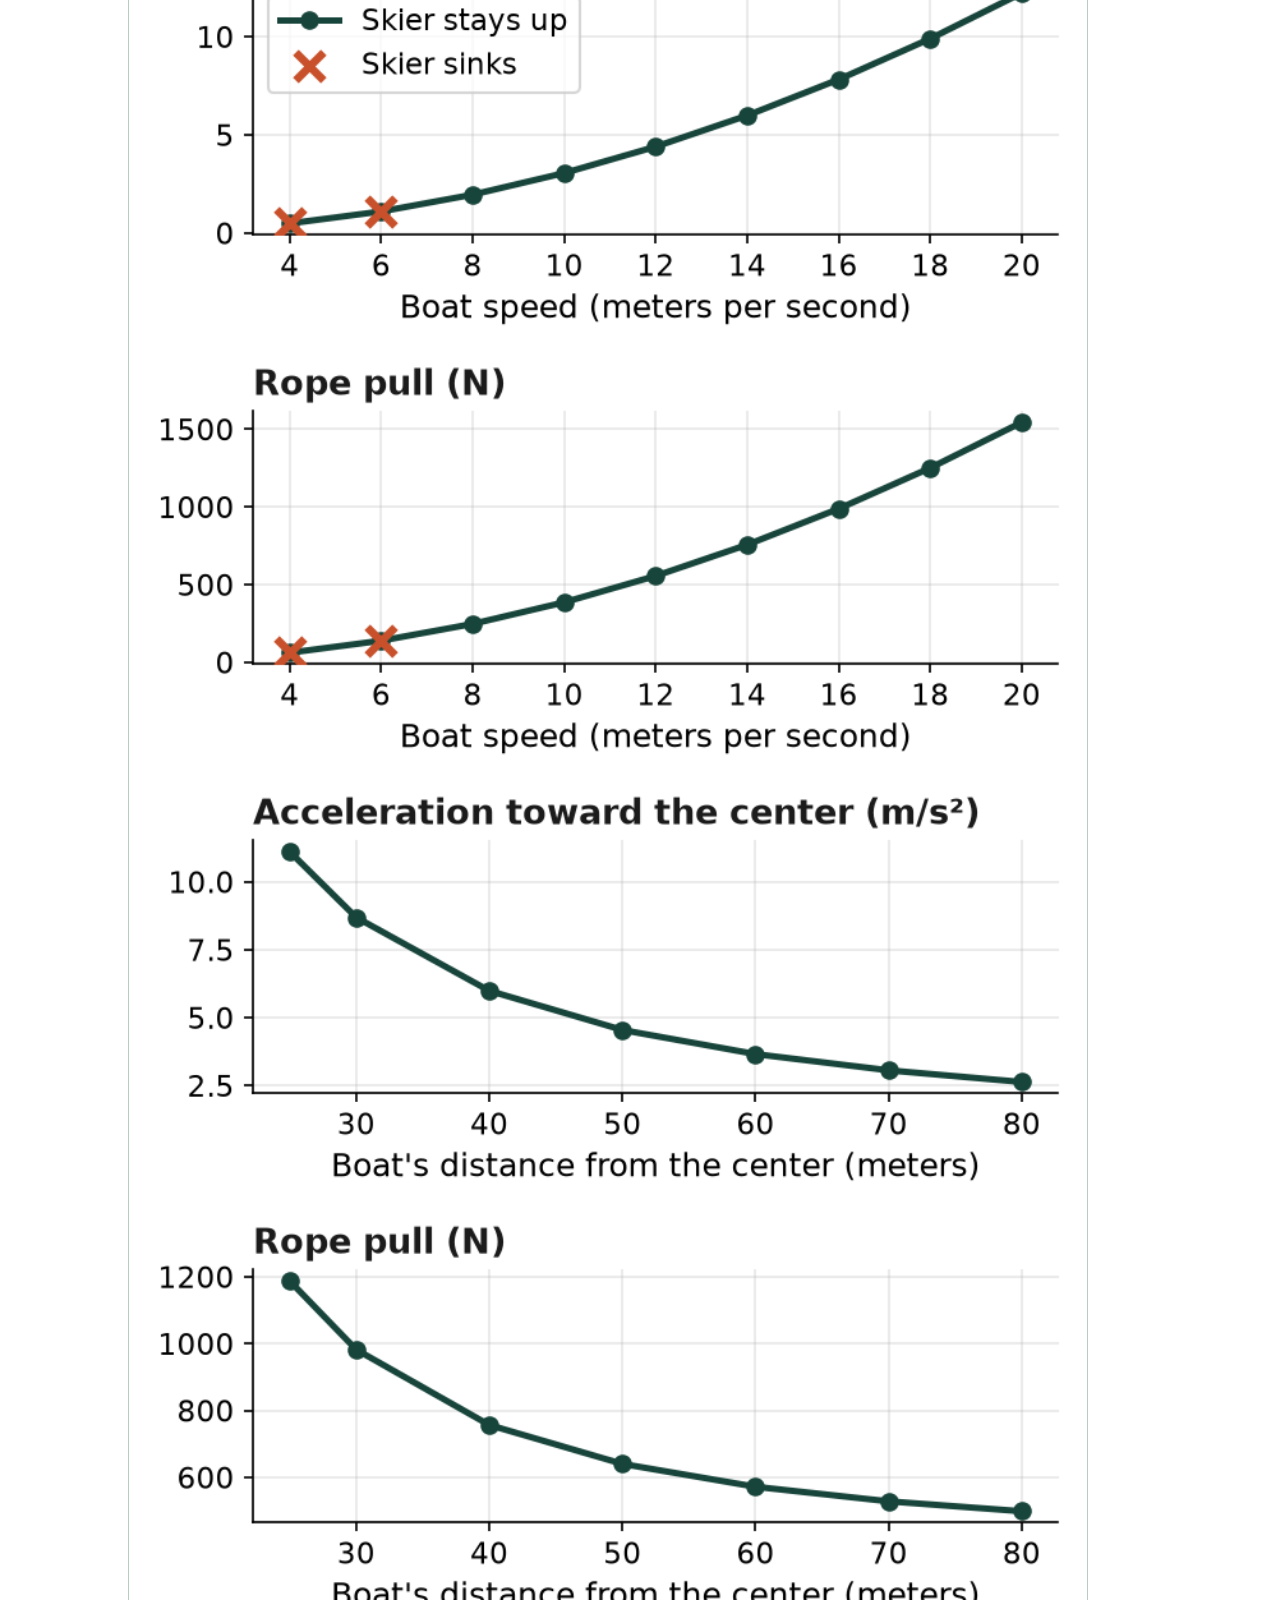
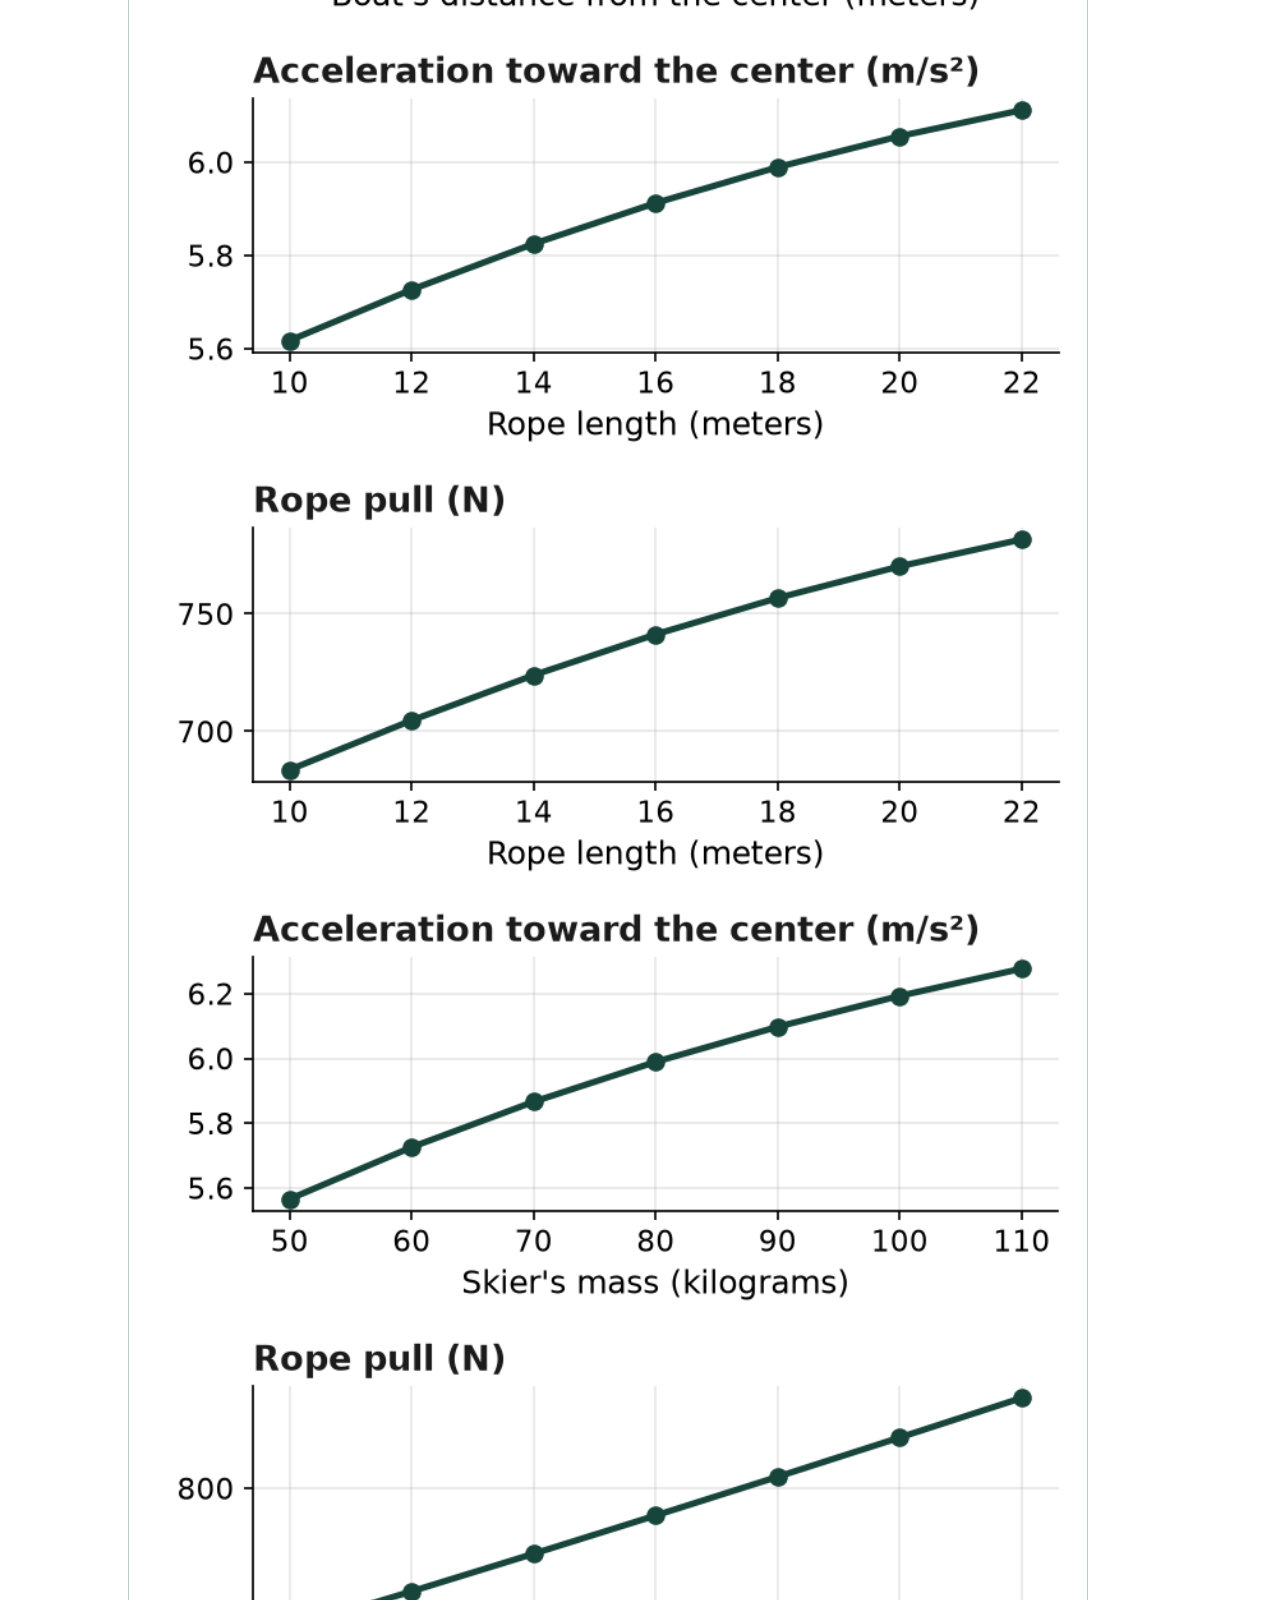
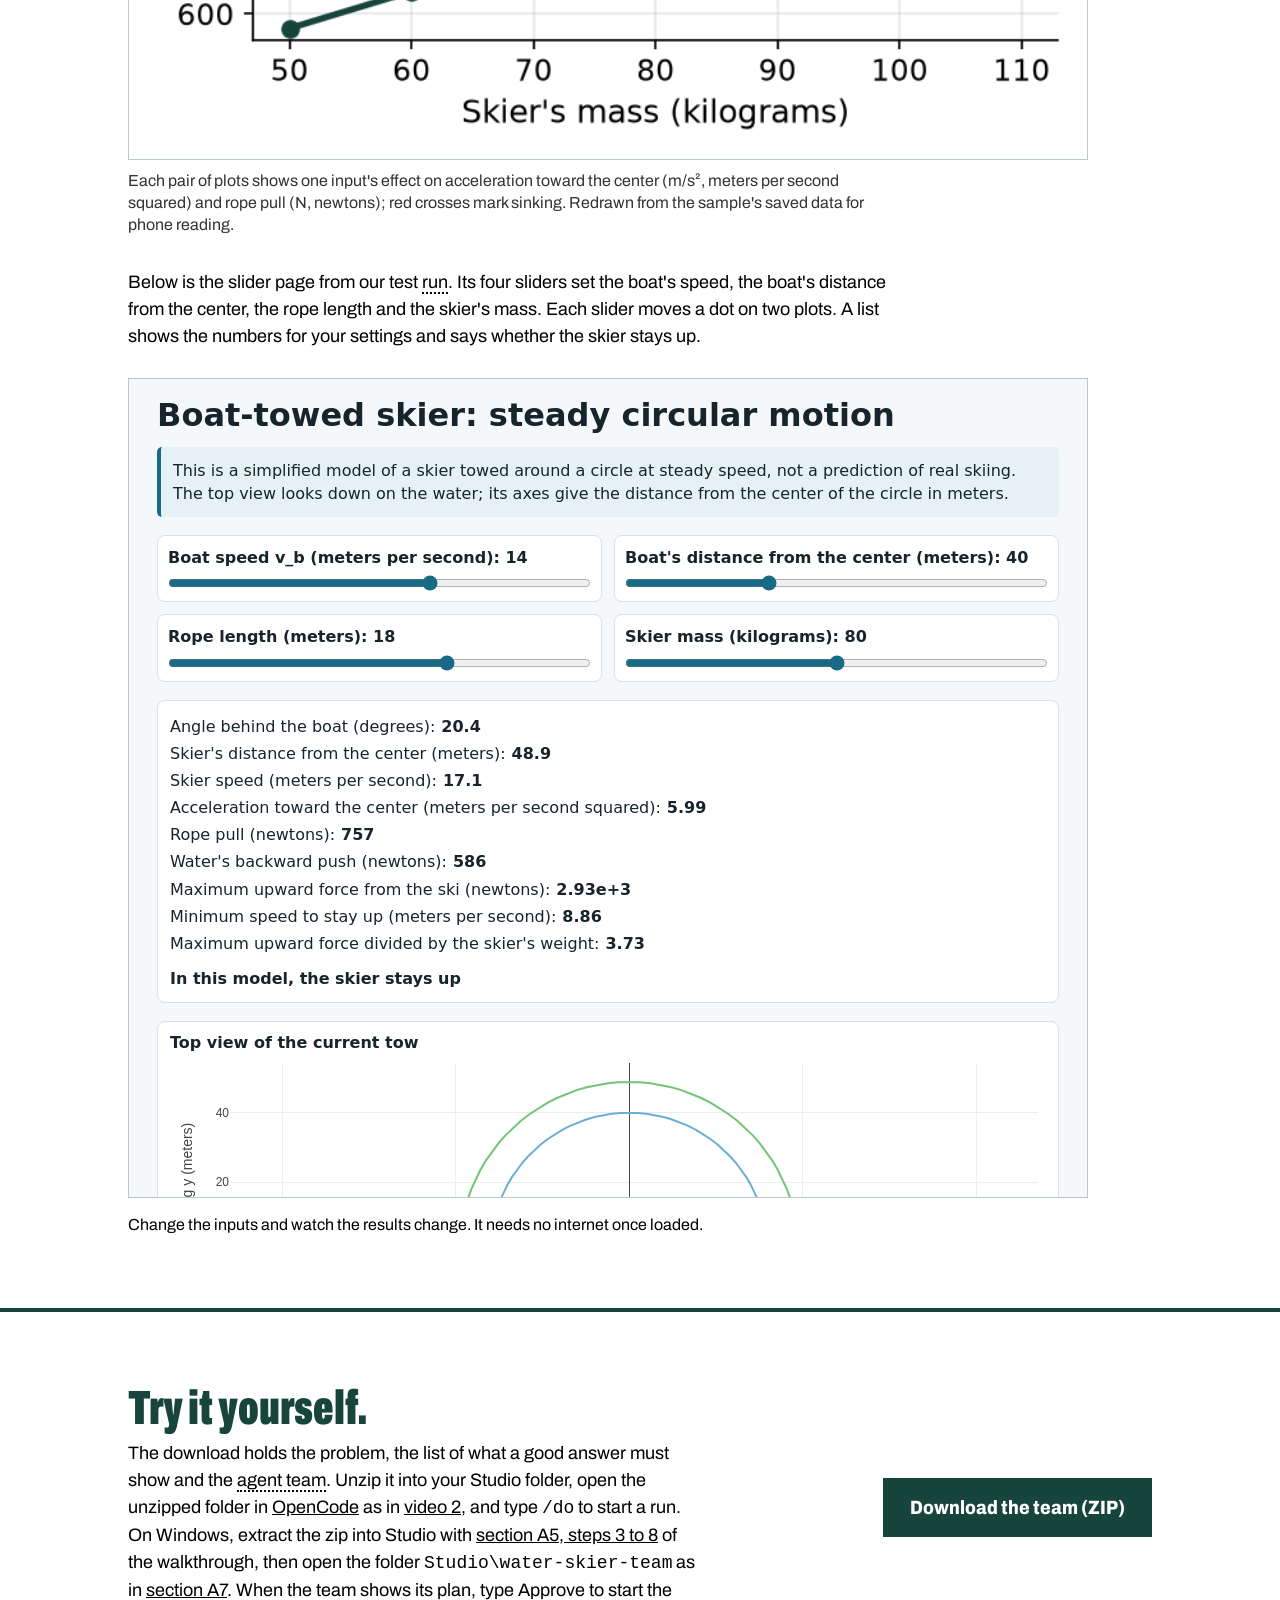
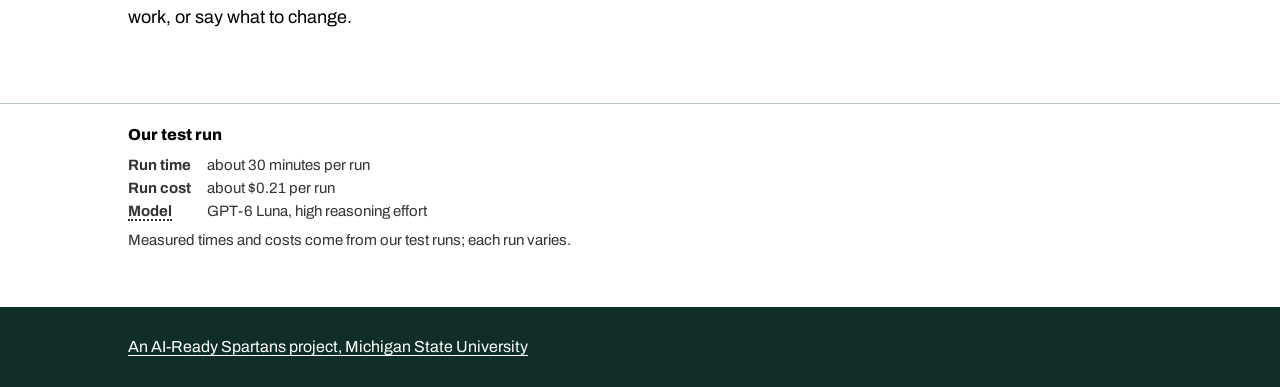
<file: problems/water-skier/index.html>
<!doctype html>
<html lang="en">
<head>
<meta charset="utf-8">
<meta name="viewport" content="width=device-width, initial-scale=1">
<title>A water skier on a turn | Spartan Agentic AI Studio</title>
<meta name="description" content="In a slalom water skiing contest, a skier on one ski swings far out behind a motorboat to pass floating markers. In our simpler case, the boat circles at a steady speed and the skier follows on a bigger circle. Going around a circle, the skier keeps changing direction, and physics calls this an acceleration toward the center (normal acceleration).">
<meta name="theme-color" content="#18453B">
<link rel="icon" href="data:image/svg+xml,%3Csvg xmlns='http://www.w3.org/2000/svg' viewBox='0 0 16 16'%3E%3Crect width='16' height='16' fill='%2318453B'/%3E%3Crect x='3' y='3' width='10' height='3' fill='%23fff'/%3E%3Crect x='3' y='8' width='2' height='5' fill='%23fff'/%3E%3C/svg%3E">
<link rel="preconnect" href="https://fonts.googleapis.com">
<link rel="preconnect" href="https://fonts.gstatic.com" crossorigin>
<link rel="stylesheet" href="https://fonts.googleapis.com/css2?family=Archivo:wdth,wght@62..125,300..900&display=swap">
<link rel="stylesheet" href="../style.css">
<script defer src="https://stats-tsmlab.vercel.app/t.js" data-site="agentic-spartans"></script>
</head>
<body>
<header class="hero">
  <div class="wrap">
    <p class="crumbs"><a href="../../">Spartan Agentic AI Studio</a><span>/</span><a href="../">Problems</a></p>
    <div class="hero-grid">
      <div>
        <h1>A water skier on a turn</h1>
        <p class="meta">Contributed by Tamara Reid Bush, Mechanical Engineering, Michigan State University.</p>
        <div class="actions"><a class="button" href="team.zip" download="water-skier-team.zip">Download the team (ZIP)</a></div>
      </div>
      <img class="cartoon" src="cartoon.png" width="1536" height="1024" alt="A motorboat seen from above turns left on a lake and pulls a water skier on one ski by a long rope; the skier swings out wide behind the boat.">
    </div>
  </div>
</header>

<main>
  <div class="brief wrap">
<p class="course-note">Words with a dotted underline, like <span class="course-term">agent team</span>, are explained in <a href="https://agentic-spartans.github.io/course/#video-1">videos 1 to 3</a>.</p>
<section>
<h2>The problem</h2>
<p>In a slalom water skiing contest, a skier on one ski swings far out behind a motorboat to pass floating markers. In our simpler case, the boat circles at a steady speed and the skier follows on a bigger circle. Going around a circle, the skier keeps changing direction, and physics calls this an acceleration toward the center (normal acceleration).</p>
<figure><img src="sketch.png" width="1350" height="900" alt="Seen from above, boat and skier circle the center O at distances R_b and R_s, with speeds v_b and v_s. The skier trails by angle δ on rope L; T is rope pull, D water drag, a_N acceleration toward the center."><figcaption>Seen from above, boat and skier circle the center O at distances R_b and R_s, with speeds v_b and v_s. The skier trails by angle δ on rope L; T is rope pull, D water drag, a_N acceleration toward the center.</figcaption></figure>
</section>
<section>
<h2>What we want to find out</h2>
<ul>
<li>When the boat goes faster, how do the skier's speed, acceleration toward the center and rope pull (rope tension) change, and can the skier stay up (planing)?</li>
<li>What does a smaller or larger boat circle do to the skier's speed and the rope's pull?</li>
<li>What does a longer or a shorter rope do to the skier's speed and the rope's pull?</li>
<li>What does a heavier or a lighter skier do to the skier's speed, the rope's pull and the speed needed to stay up?</li>
<li>When is the skier too slow for the ski to hold them up, so that the skier sinks?</li>
</ul>
</section>
<section>
<h2>What the agent team does</h2>
<figure><img src="team.png" width="1536" height="1024" alt="Each box is one agent, an AI program with one job, and the arrows show the order of the work. The reviewer sends back the issues it finds, and the verifier redoes the numbers and sends back a fail."><figcaption>Each box is one <span class="course-term">agent</span>, an AI program with one job, and the arrows show the order of the work. The <span class="course-term">reviewer</span> sends back the issues it finds, and the <span class="course-term">verifier</span> redoes the numbers and sends back a fail.</figcaption></figure>
<p>You chat with the <span class="course-term">orchestrator</span>, which starts the <span class="course-term">planner</span>, and the work goes on once you approve the <span class="course-term">plan</span>. The <span class="course-term">implementer</span> writes a small program that computes the skier's motion, a table of results, two figures, a slider page and a short written summary. The <span class="course-term">report writer</span> then writes a Word report that answers the questions.</p>
</section>
<section>
<h2>What the formulas assume</h2>
<ul>
<li>The boat and the skier take the same time to go around, and the rope is straight, tight and weightless.</li>
<li>Along the water, only the rope's pull and the water's drag push on the skier, and the ski gives no sideways push.</li>
<li>The most the ski can push the skier up (lift capacity) grows with the square of the skier's speed.</li>
<li>These are simplifications, so the numbers do not predict real skiing.</li>
</ul>
</section>
<section>
<h2>What you need to run it</h2>
<p>A run stops when it has spent $3.</p>
</section>
<section>
<h2>What a good answer looks like</h2>
<ul>
<li>The numbers must be right. The <span class="course-term">verifier</span> recomputes every number in the results table and on the slider page. Each must agree within half a percent. It also compares a case without water drag with a hand calculation.</li>
<li>The figures and the slider page must show those numbers and answer each question. The page must work without internet, fit a phone screen and use plain words with units written out.</li>
<li>The written summary must answer each question with numbers from the table. It must present the assumptions as simplifications, not as facts about real skiing. It ends by naming the AI model and saying that no outside or private data was used.</li>
</ul>
</section>
<section>
<h2>What the team found</h2>
<p>Our sample run met all three points above, and a second, independent test at the Studio agreed.</p>
<p>In our starting case (the check case), the boat goes 14 meters per second (about 31 miles per hour), 40 meters from the center. It pulls an 80-kilogram skier on an 18-meter rope. Both take the same time to go around, and the skier's circle is bigger, 48.9 meters from the center. So the skier moves faster, at 17.1 meters per second. The rope pulls with a force of 757 newtons, about the weight of a 77-kilogram person. The skier's acceleration toward the center is 5.99 meters per second squared, about six tenths of a falling object's acceleration.</p>
<ul>
<li>When the boat speeds up from 4 to 20 meters per second, the skier's speed, acceleration toward the center and rope pull all rise. The skier's speed goes from 4.9 to 24.4 meters per second, and the pull from 62 to 1,540 newtons. At boat speeds of 4 and 6 meters per second, the skier moves slower than 8.9 meters per second and sinks. From a boat speed of 8 meters per second up, the skier stays up.</li>
<li>A larger boat circle slows the skier and eases the rope's pull. When the boat's distance from the center (boat path radius) grows from 25 to 80 meters, the skier's speed falls from 19.8 to 15.0 meters per second. The rope's pull falls from 1,190 to 499 newtons. On a wider boat circle, the 18-meter rope adds a smaller share to the skier's circle. So the skier's speed comes closer to the boat's 14 meters per second.</li>
<li>A longer rope makes the skier a little faster and the pull a little stronger. From 10 to 22 meters of rope, the skier's speed rises from 16.0 to 17.5 meters per second. The pull rises from 684 to 782 newtons. In a real contest a shorter rope makes skiing harder, for reasons these simple formulas leave out.</li>
<li>A heavier skier goes faster and pulls harder on the rope. From 50 to 110 kilograms, the speed rises from 15.9 to 17.9 meters per second and the pull from 577 to 944 newtons. At a fixed speed, the water's drag does not depend on mass. A heavier skier needs a stronger pull toward the center. So the skier trails less far behind the boat and swings onto a wider circle. The speed needed to stay up rises from 7.0 to 10.4 meters per second.</li>
<li>The skier sinks when the lift capacity is less than the skier's weight. In the starting case, the ski can push up almost four times the skier's weight. The skier would sink only below a speed of 8.9 meters per second.</li>
</ul>
<p>The <span class="course-term">verifier</span> recomputed every number in the table and on the slider page and found no mismatch. It also checked a case a hand calculation can solve. With the water's drag set to zero, the skier sits straight out from the boat, 40 + 18 = 58 meters from the center. The speed grows with the circle's size: 14 × 58 / 40 = 20.3 meters per second. The team's program agreed.</p>
<figure><img src="sample_1.png" width="750" height="2070" alt="Top views of three cases show the boat as a square, the skier as a dot and the center O as a cross. Redrawn from the sample&#x27;s saved data for phone reading."><figcaption>Top views of three cases show the boat as a square, the skier as a dot and the center O as a cross. Redrawn from the sample&#x27;s saved data for phone reading.</figcaption></figure>

<figure><img src="sample_2.png" width="750" height="2700" alt="Each pair of plots shows one input&#x27;s effect on acceleration toward the center (m/s², meters per second squared) and rope pull (N, newtons); red crosses mark sinking. Redrawn from the sample&#x27;s saved data for phone reading."><figcaption>Each pair of plots shows one input&#x27;s effect on acceleration toward the center (m/s², meters per second squared) and rope pull (N, newtons); red crosses mark sinking. Redrawn from the sample&#x27;s saved data for phone reading.</figcaption></figure>
<p>Below is the slider page from our test <span class="course-term">run</span>. Its four sliders set the boat's speed, the boat's distance from the center, the rope length and the skier's mass. Each slider moves a dot on two plots. A list shows the numbers for your settings and says whether the skier stays up.</p>
<div class="embed"><iframe src="dashboard.html" title="Interactive sample from the sample run" loading="lazy" sandbox="allow-scripts allow-downloads"></iframe></div>
<p class="try">Change the inputs and watch the results change. It needs no internet once loaded.</p>
</section>
  </div>
  <section class="get on-paper" aria-label="Download">
    <div class="wrap">
      <p><b>Try it yourself.</b> The download holds the problem, the list of what a good answer must show and the <span class="course-term">agent team</span>. Unzip it into your Studio folder, open the unzipped folder in <a href="https://agentic-spartans.github.io/course/">OpenCode</a> as in <a href="https://agentic-spartans.github.io/course/#video-2">video 2</a>, and type <code>/do</code> to start a run. On Windows, extract the zip into Studio with <a href="https://agentic-spartans.github.io/course/windows/#A5-3">section A5, steps 3 to 8</a> of the walkthrough, then open the folder <code>Studio\water-skier-team</code> as in <a href="https://agentic-spartans.github.io/course/windows/#A7">section A7</a>. When the team shows its plan, type Approve to start the work, or say what to change.</p>
      <a class="button" href="team.zip" download="water-skier-team.zip">Download the team (ZIP)</a>
    </div>
  </section>
  <aside class="run-details" aria-labelledby="run-details"><div class="wrap">
<h2 id="run-details">Our test run</h2>
<dl><dt>Run time</dt><dd>about 30 minutes per run</dd><dt>Run cost</dt><dd>about $0.21 per run</dd><dt><span class="course-term">Model</span></dt><dd>GPT-6 Luna, high reasoning effort</dd></dl>
<p>Measured times and costs come from our test runs; each run varies.</p>
</div></aside>
</main>

<footer>
  <div class="wrap">
    <p class="sponsor"><a href="https://ai.msu.edu/ai-ready">An AI-Ready Spartans project, Michigan State University</a></p>
  </div>
</footer>
</body>
</html>
</file>
<file: problems/style.css>
:root {
  --green: #18453B;
  --green-deep: #0F2E27;
  --mist: #CFE0D9;
  --paper: #FFFFFF;
  --ink: #000000;
  --line: #B9CCC4;
  --gutter: clamp(16px, 5vw, 64px);
  --measure: 72rem;
}
* { box-sizing: border-box; }
html { background: var(--paper); -webkit-text-size-adjust: 100%; }
body {
  margin: 0;
  background: var(--paper);
  color: var(--ink);
  font-family: "Archivo", "Helvetica Neue", Arial, sans-serif;
  font-size: 1.125rem;
  line-height: 1.5;
}
.wrap { max-width: var(--measure); margin-inline: auto; padding-inline: var(--gutter); }
a { color: inherit; }
:focus-visible { outline: 3px solid currentColor; outline-offset: 4px; }
img { max-width: 100%; height: auto; display: block; }

.hero { background: var(--green); color: var(--paper); }
.hero .wrap { padding-block: clamp(20px, 4vw, 40px) clamp(40px, 7vw, 80px); }
.crumbs { margin: 0 0 clamp(32px, 6vw, 72px); font-weight: 700; font-size: 1.0625rem; letter-spacing: .01em; }
.crumbs a { text-decoration: none; }
.crumbs a:hover { text-decoration: underline; text-underline-offset: 3px; }
.crumbs span { margin-inline: .5rem; color: var(--mist); }
h1 {
  margin: 0;
  font-weight: 900;
  font-stretch: 62%;
  font-size: clamp(3rem, 11vw, 8rem);
  line-height: .9;
  letter-spacing: -.01em;
  text-wrap: balance;
}
.meta { margin: 1.5rem 0 0; max-width: 44rem; font-size: clamp(1.15rem, 2vw, 1.4rem); color: var(--mist); }
.lede { margin: 1.25rem 0 0; max-width: 44rem; font-size: clamp(1.15rem, 2vw, 1.4rem); }
.hero-grid { display: grid; grid-template-columns: minmax(0, 1fr) minmax(0, 1fr); gap: clamp(28px, 5vw, 64px); align-items: center; }
.hero-grid h1 { font-size: clamp(3rem, 7.5vw, 6.5rem); }
.cartoon { width: 100%; border: 3px solid var(--paper); }
.actions { margin-top: 2rem; display: flex; flex-wrap: wrap; align-items: center; gap: 1rem 1.5rem; }

.button {
  display: inline-block;
  font-weight: 800;
  font-stretch: 88%;
  font-size: 1.2rem;
  line-height: 1;
  padding: 1.05rem 1.5rem;
  border: 3px solid var(--paper);
  background: var(--paper);
  color: var(--green);
  text-decoration: none;
}
.button:hover { background: var(--mist); border-color: var(--mist); }
.on-paper .button { border-color: var(--green); background: var(--green); color: var(--paper); }
.on-paper .button:hover { background: var(--green-deep); border-color: var(--green-deep); }

h2 {
  margin: 0 0 1.25rem;
  font-weight: 900;
  font-stretch: 75%;
  font-size: clamp(2rem, 4.5vw, 3rem);
  line-height: 1;
  color: var(--green);
}
.brief { padding-block: clamp(48px, 8vw, 96px) 0; }
.brief section { margin-bottom: clamp(40px, 6vw, 72px); }
.brief section > :not(figure):not(.embed) { max-width: 48rem; }
.brief p { margin: 0 0 1rem; }
.brief ul { margin: 0; padding: 0; list-style: none; display: grid; gap: .75rem; }
.brief li { border-top: 3px solid var(--green); padding-top: .5rem; }
figure { margin: 1.75rem 0 2rem; max-width: 60rem; }
figure img { width: 100%; border: 1px solid var(--line); background: var(--paper); }
.brief .video { margin-top: 0; }
.video video { display: block; width: 100%; height: auto; border: 1px solid var(--line); background: var(--paper); }
figcaption { margin-top: .6rem; font-size: 1rem; line-height: 1.4; color: #333; max-width: 48rem; }

.run-details { padding-block: 1.25rem clamp(32px, 5vw, 56px); border-top: 1px solid var(--line); font-size: .9375rem; line-height: 1.4; color: #333; }
.run-details h2 { margin: 0 0 .5rem; font-size: 1rem; font-weight: 800; font-stretch: 100%; line-height: 1.4; color: var(--ink); }
.run-details dl { margin: 0 0 .5rem; display: grid; grid-template-columns: max-content minmax(0, 1fr); gap: .15rem 1rem; }
.run-details dt { font-weight: 700; }
.run-details dd { margin: 0; }
.run-details p { margin: 0; }
.embed { max-width: 60rem; margin: 1.75rem 0 1rem; }
.embed iframe { display: block; width: 100%; height: 820px; border: 1px solid var(--line); background: var(--paper); }
.try { margin: 0 0 1rem; font-size: 1rem; line-height: 1.4; }
.get { padding-block: clamp(40px, 6vw, 72px); border-top: 4px solid var(--green); }
.get .wrap { display: flex; flex-wrap: wrap; align-items: center; justify-content: space-between; gap: 1.5rem; }
.get p { margin: 0; max-width: 36rem; }
.get b { display: block; font-weight: 900; font-stretch: 62%; font-size: clamp(2rem, 5vw, 3rem); line-height: 1; color: var(--green); margin-bottom: .5rem; }

.cards { margin: 0; padding: 0; list-style: none; display: grid; grid-template-columns: repeat(auto-fill, minmax(min(100%, 20rem), 1fr)); gap: clamp(20px, 3vw, 32px); }
.card { border-top: 4px solid var(--green); }
.card a { display: block; text-decoration: none; padding-top: .9rem; }
.card img { border: 1px solid var(--line); aspect-ratio: 3 / 2; object-fit: cover; width: 100%; background: var(--paper); }
.card h3 { margin: .9rem 0 .25rem; font-weight: 800; font-stretch: 75%; font-size: clamp(1.6rem, 3vw, 2rem); line-height: 1.05; color: var(--green); }
.card p { margin: 0; font-size: 1rem; line-height: 1.4; }
.card a:hover h3 { text-decoration: underline; text-underline-offset: 4px; }
.listing { padding-block: clamp(48px, 8vw, 96px); }
.group + .group { margin-top: clamp(40px, 6vw, 72px); }
.group h2 { margin: 0 0 .6rem; }
.group-lead { margin: 0 0 1.25rem; font-size: 1.05rem; line-height: 1.4; }
.course-term { border-bottom: 2px dotted currentColor; }
.course-note { margin: 1rem 0 0; font-size: 1rem; line-height: 1.4; }

footer { background: var(--green-deep); color: var(--mist); }
footer .wrap { padding-block: 1.75rem; font-size: 1rem; }
footer a { color: var(--paper); text-underline-offset: 3px; }
.sponsor { margin: 0; }

@media (max-width: 760px) {
  body { font-size: 1.0625rem; }
  .get .wrap { flex-direction: column; align-items: flex-start; }
  .hero-grid { grid-template-columns: 1fr; }
  .embed iframe { height: 960px; }
}
</file>
